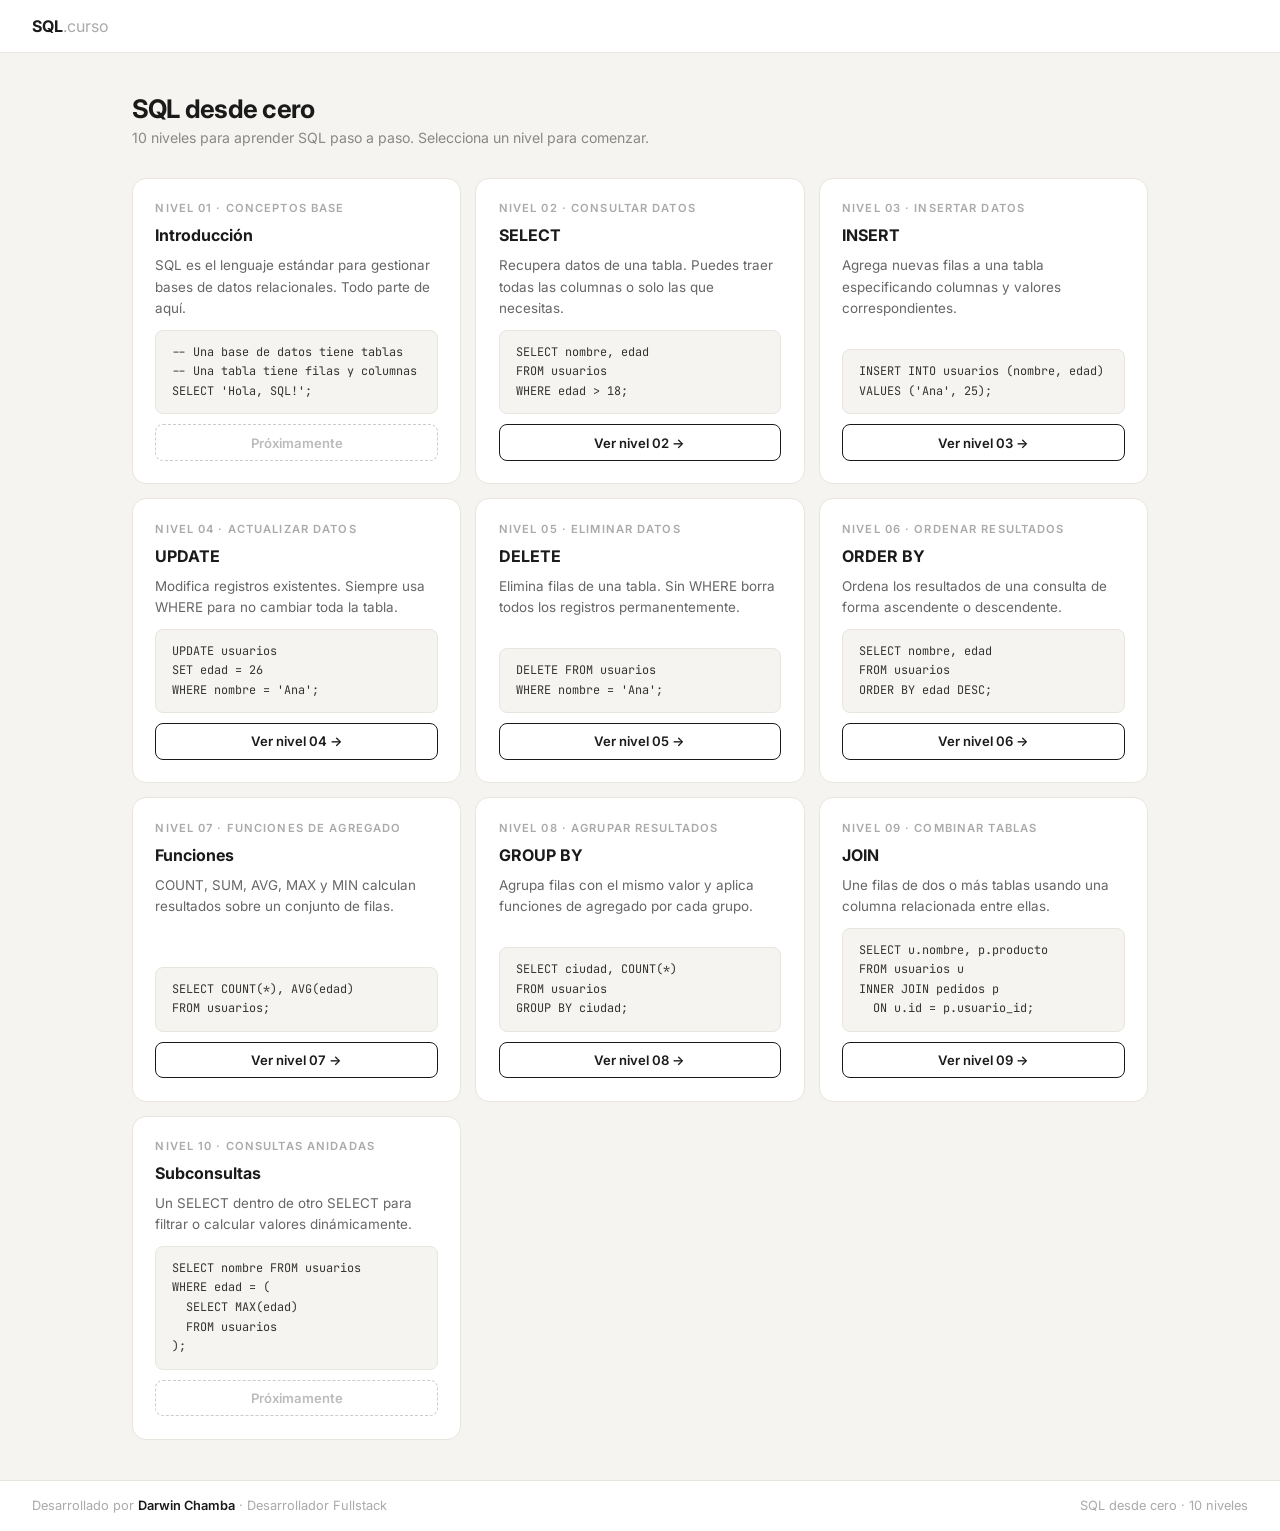
<file: index.html>
<!DOCTYPE html>
<html lang="es">
<head>
<meta charset="UTF-8">
<meta name="viewport" content="width=device-width, initial-scale=1.0">
<title>SQL desde cero</title>
<link href="https://fonts.googleapis.com/css2?family=Inter:wght@400;500;600;700&family=JetBrains+Mono:wght@400;500&display=swap" rel="stylesheet">
<link rel="stylesheet" href="./style/style_index.css">
</head>
<body>

<nav>
  <div class="logo">SQL<span>.curso</span></div>
</nav>

<main>
  <div class="home-header">
    <h1>SQL desde cero</h1>
    <p>10 niveles para aprender SQL paso a paso. Selecciona un nivel para comenzar.</p>
  </div>
  <div class="cards-grid" id="cardsGrid"></div>
</main>

<footer>
  <div>Desarrollado por <strong>Darwin Chamba</strong> · Desarrollador Fullstack</div>
  <div>SQL desde cero · 10 niveles</div>
</footer>

<script>
const levels = [
  {
    num: "01", title: "Introducción", command: "Conceptos base",
    desc: "SQL es el lenguaje estándar para gestionar bases de datos relacionales. Todo parte de aquí.",
    code: `-- Una base de datos tiene tablas\n-- Una tabla tiene filas y columnas\nSELECT 'Hola, SQL!';`,
    page: null
  },
  {
    num: "02", title: "SELECT", command: "Consultar datos",
    desc: "Recupera datos de una tabla. Puedes traer todas las columnas o solo las que necesitas.",
    code: `SELECT nombre, edad\nFROM usuarios\nWHERE edad > 18;`,
    page: "./topic/select.html"
  },
  {
    num: "03", title: "INSERT", command: "Insertar datos",
    desc: "Agrega nuevas filas a una tabla especificando columnas y valores correspondientes.",
    code: `INSERT INTO usuarios (nombre, edad)\nVALUES ('Ana', 25);`,
    page: "./topic/insert.html"
  },
  {
    num: "04", title: "UPDATE", command: "Actualizar datos",
    desc: "Modifica registros existentes. Siempre usa WHERE para no cambiar toda la tabla.",
    code: `UPDATE usuarios\nSET edad = 26\nWHERE nombre = 'Ana';`,
    page: "./topic/update.html"
  },
  {
    num: "05", title: "DELETE", command: "Eliminar datos",
    desc: "Elimina filas de una tabla. Sin WHERE borra todos los registros permanentemente.",
    code: `DELETE FROM usuarios\nWHERE nombre = 'Ana';`,
    page: "./topic/delete.html"
  },
  {
    num: "06", title: "ORDER BY", command: "Ordenar resultados",
    desc: "Ordena los resultados de una consulta de forma ascendente o descendente.",
    code: `SELECT nombre, edad\nFROM usuarios\nORDER BY edad DESC;`,
    page: "./topic/orderby.html"
  },
  {
    num: "07", title: "Funciones", command: "Funciones de agregado",
    desc: "COUNT, SUM, AVG, MAX y MIN calculan resultados sobre un conjunto de filas.",
    code: `SELECT COUNT(*), AVG(edad)\nFROM usuarios;`,
    page: "./topic/funciones.html"
  },
  {
    num: "08", title: "GROUP BY", command: "Agrupar resultados",
    desc: "Agrupa filas con el mismo valor y aplica funciones de agregado por cada grupo.",
    code: `SELECT ciudad, COUNT(*)\nFROM usuarios\nGROUP BY ciudad;`,
    page: "./topic/groupby.html"
  },
  {
    num: "09", title: "JOIN", command: "Combinar tablas",
    desc: "Une filas de dos o más tablas usando una columna relacionada entre ellas.",
    code: `SELECT u.nombre, p.producto\nFROM usuarios u\nINNER JOIN pedidos p\n  ON u.id = p.usuario_id;`,
    page: "./topic/join.html"
  },
  {
    num: "10", title: "Subconsultas", command: "Consultas anidadas",
    desc: "Un SELECT dentro de otro SELECT para filtrar o calcular valores dinámicamente.",
    code: `SELECT nombre FROM usuarios\nWHERE edad = (\n  SELECT MAX(edad)\n  FROM usuarios\n);`,
    page: null
  }
];

const grid = document.getElementById('cardsGrid');

levels.forEach((lvl) => {
  const card = document.createElement('div');
  card.className = 'card';

  const btnHTML = lvl.page
    ? `<a class="card-btn" href="${lvl.page}">Ver nivel ${lvl.num} →</a>`
    : `<div class="card-btn-disabled">Próximamente</div>`;

  card.innerHTML = `
    <div class="card-level">Nivel ${lvl.num} · ${lvl.command}</div>
    <div class="card-title">${lvl.title}</div>
    <div class="card-desc">${lvl.desc}</div>
    <div class="card-code">${lvl.code}</div>
    ${btnHTML}
  `;
  grid.appendChild(card);
});
</script>
</body>
</html>
</file>
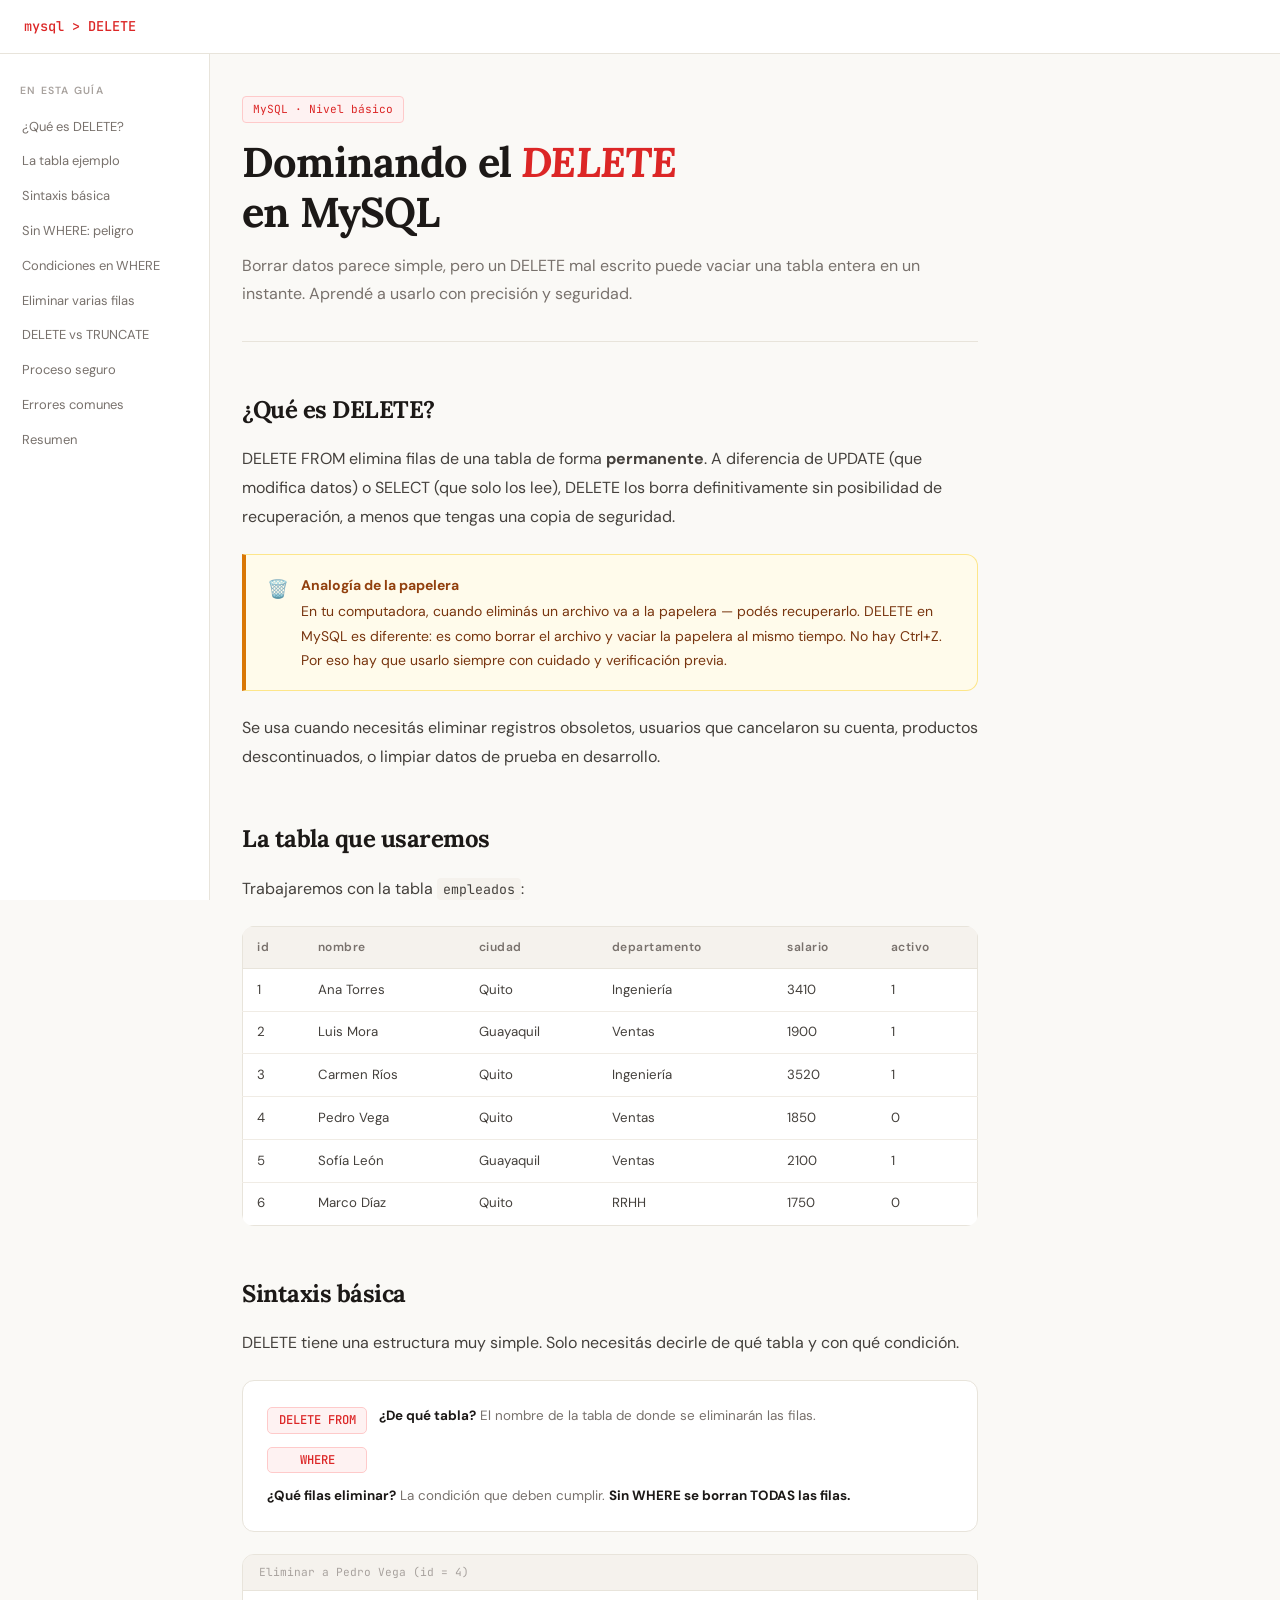
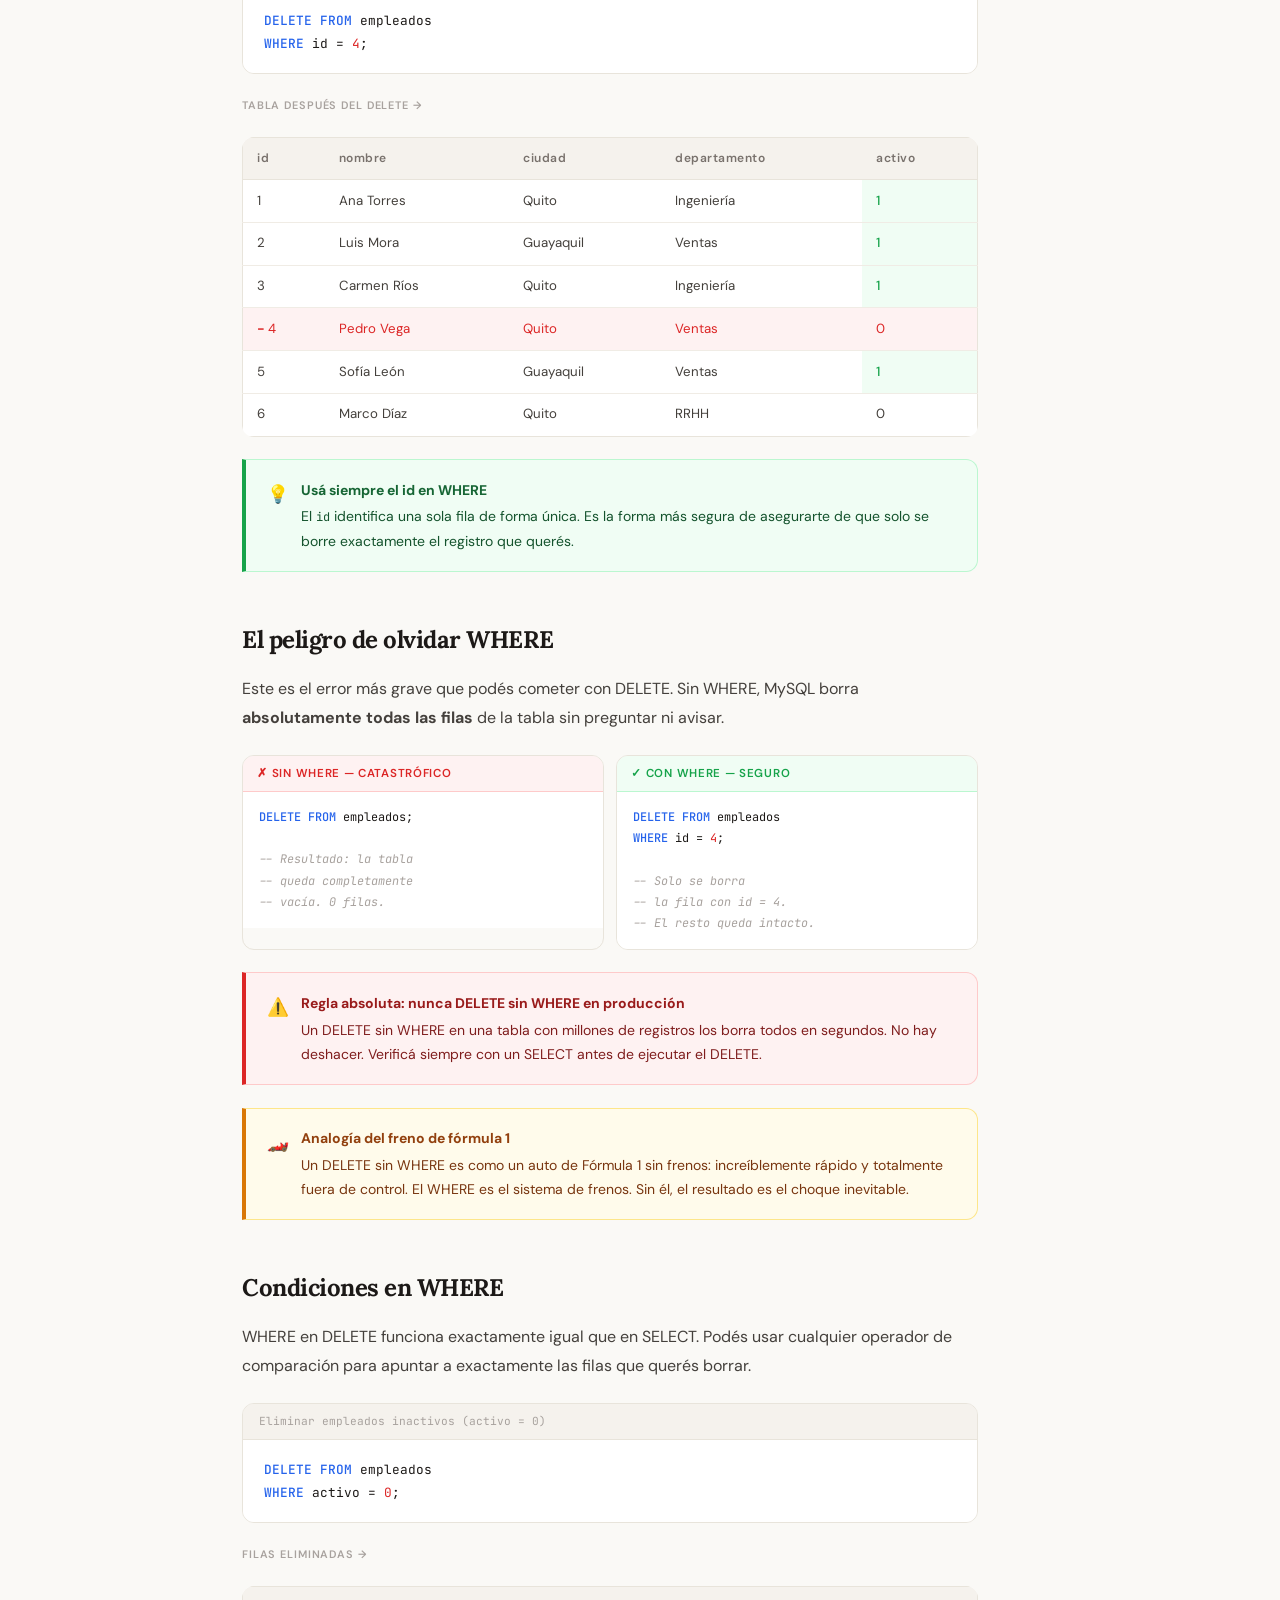
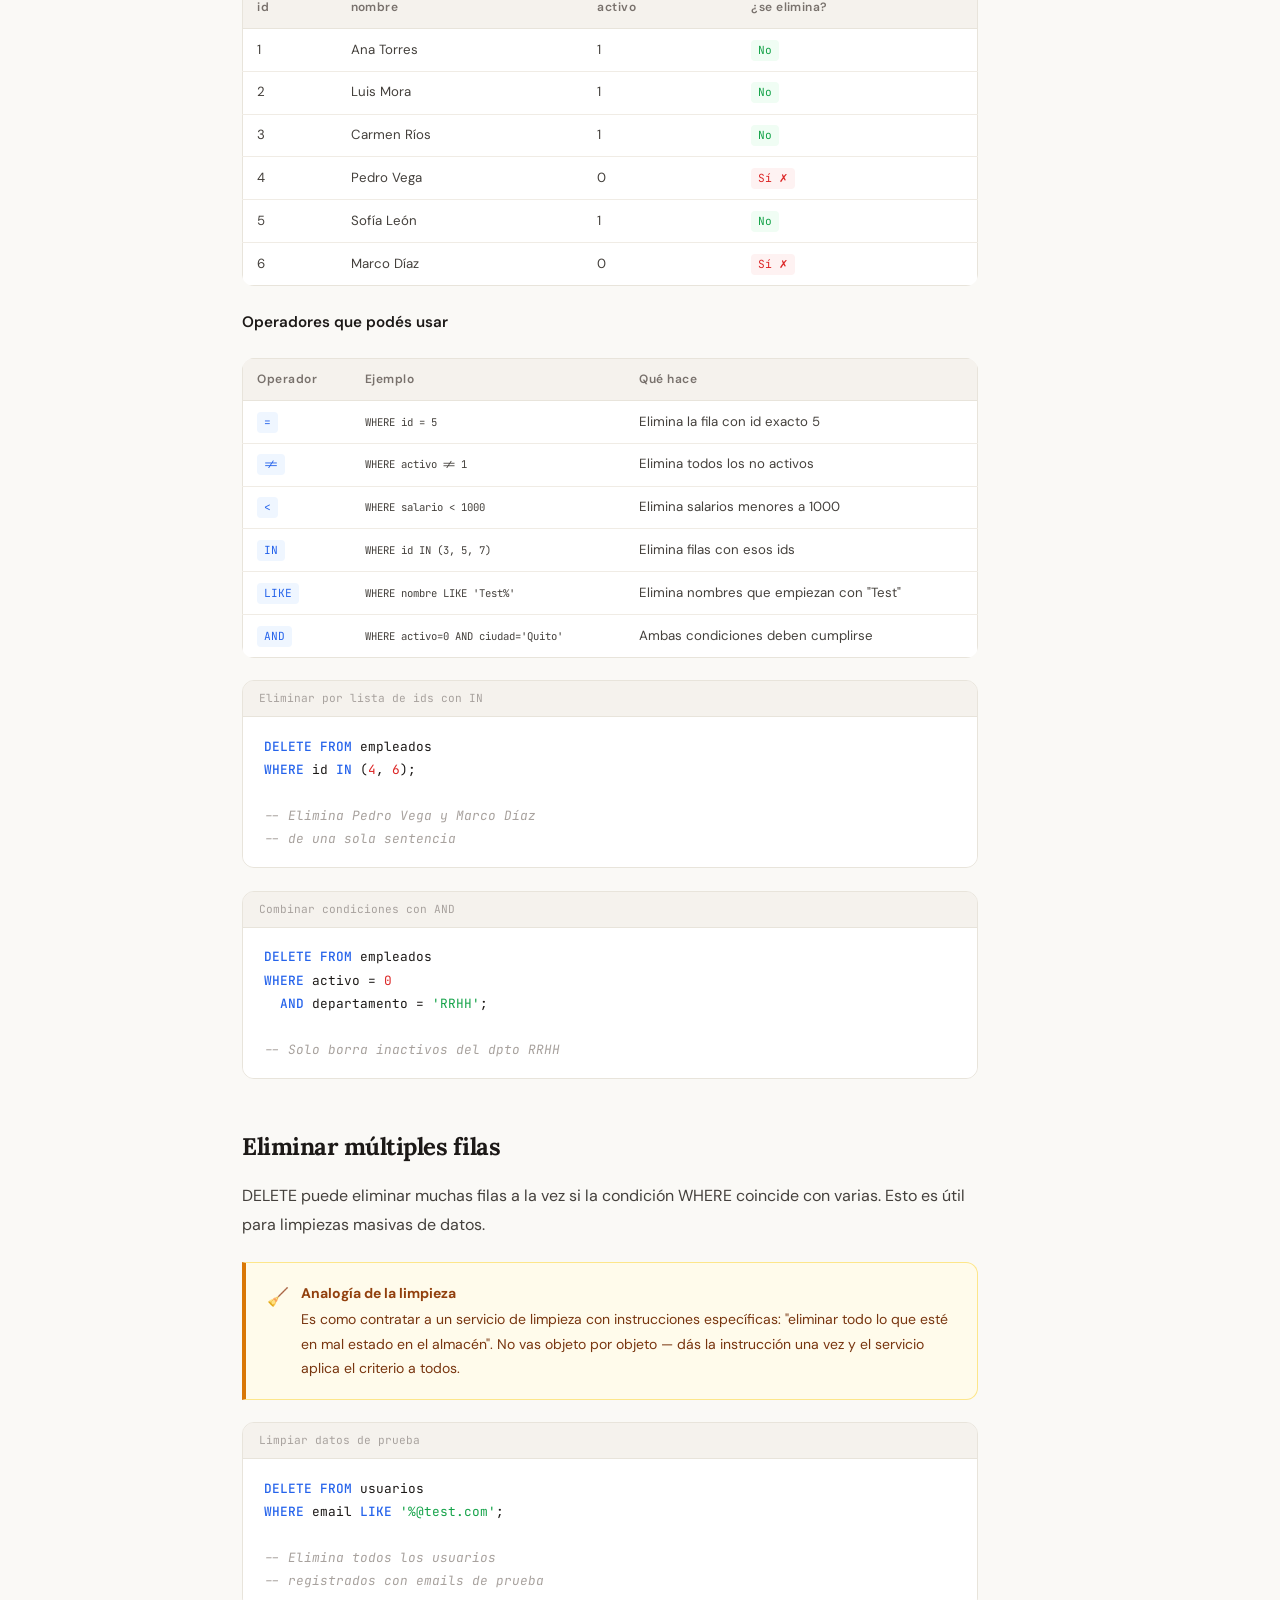
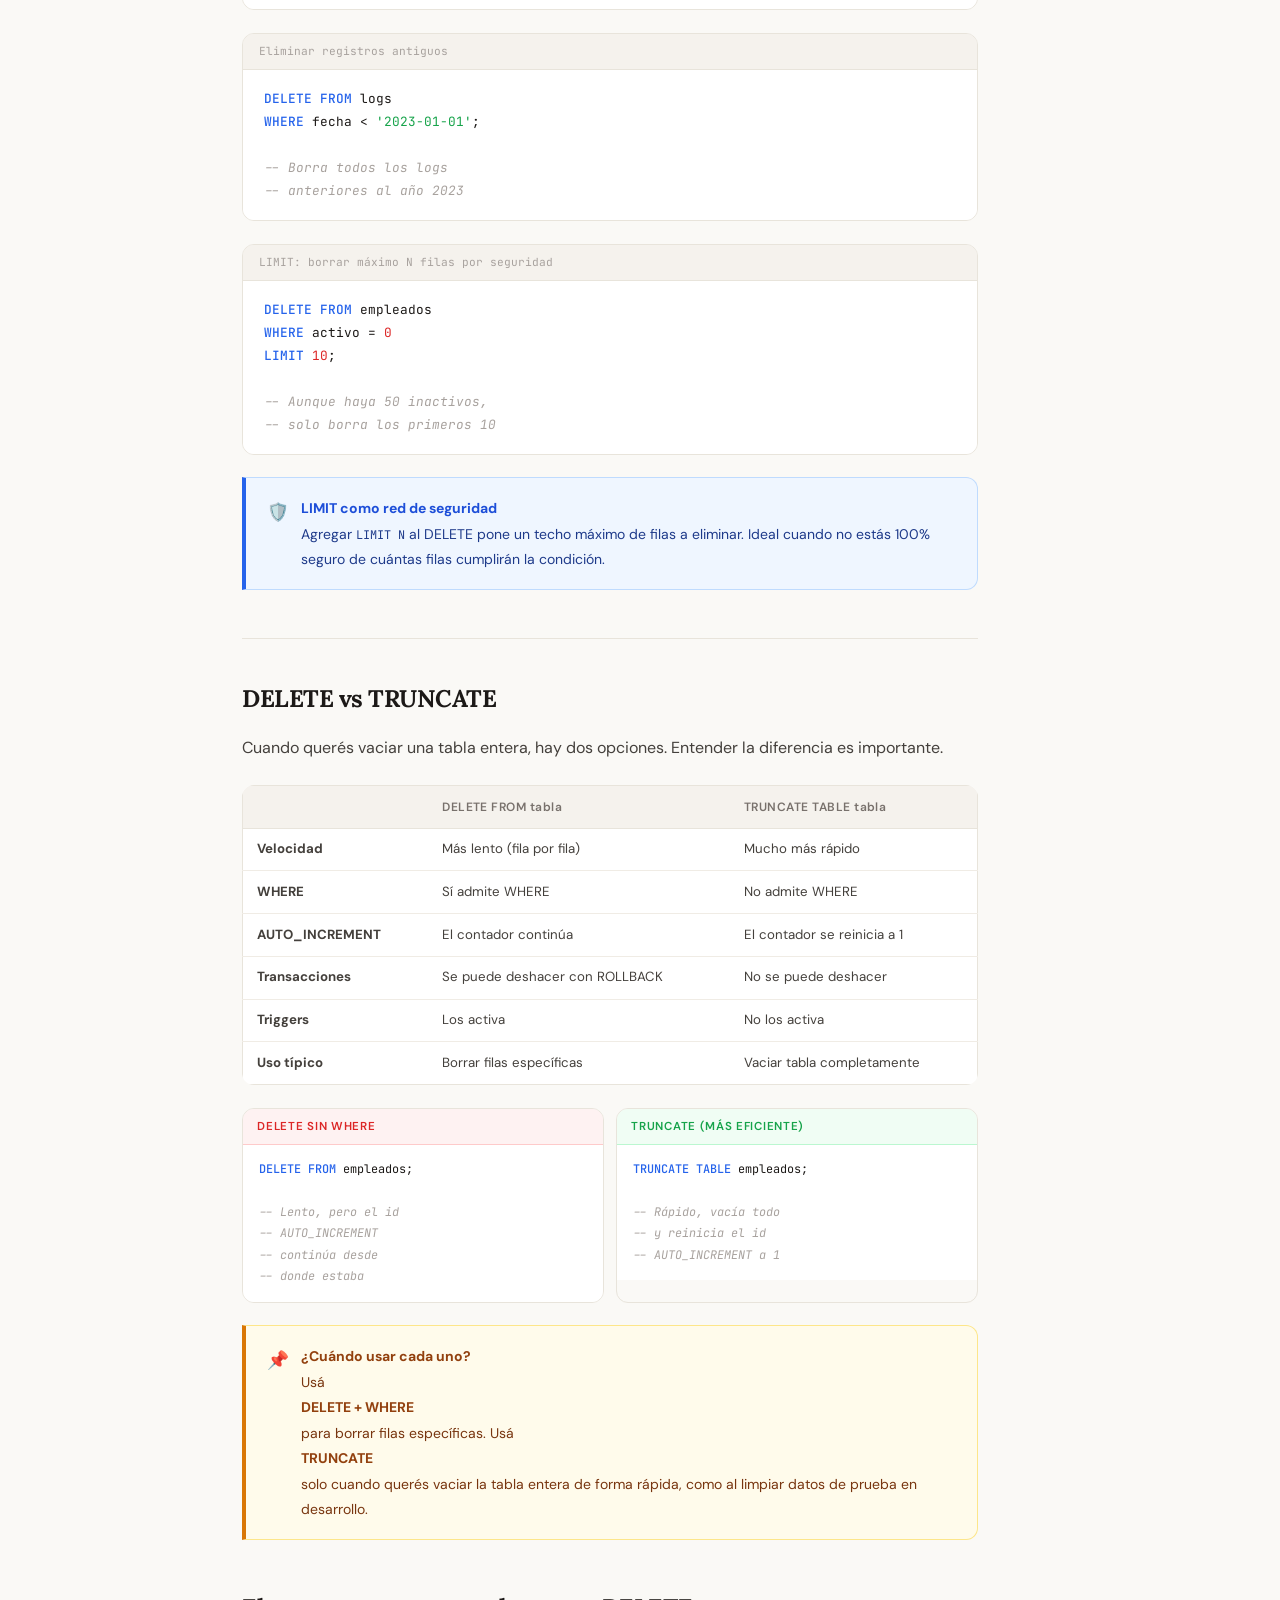
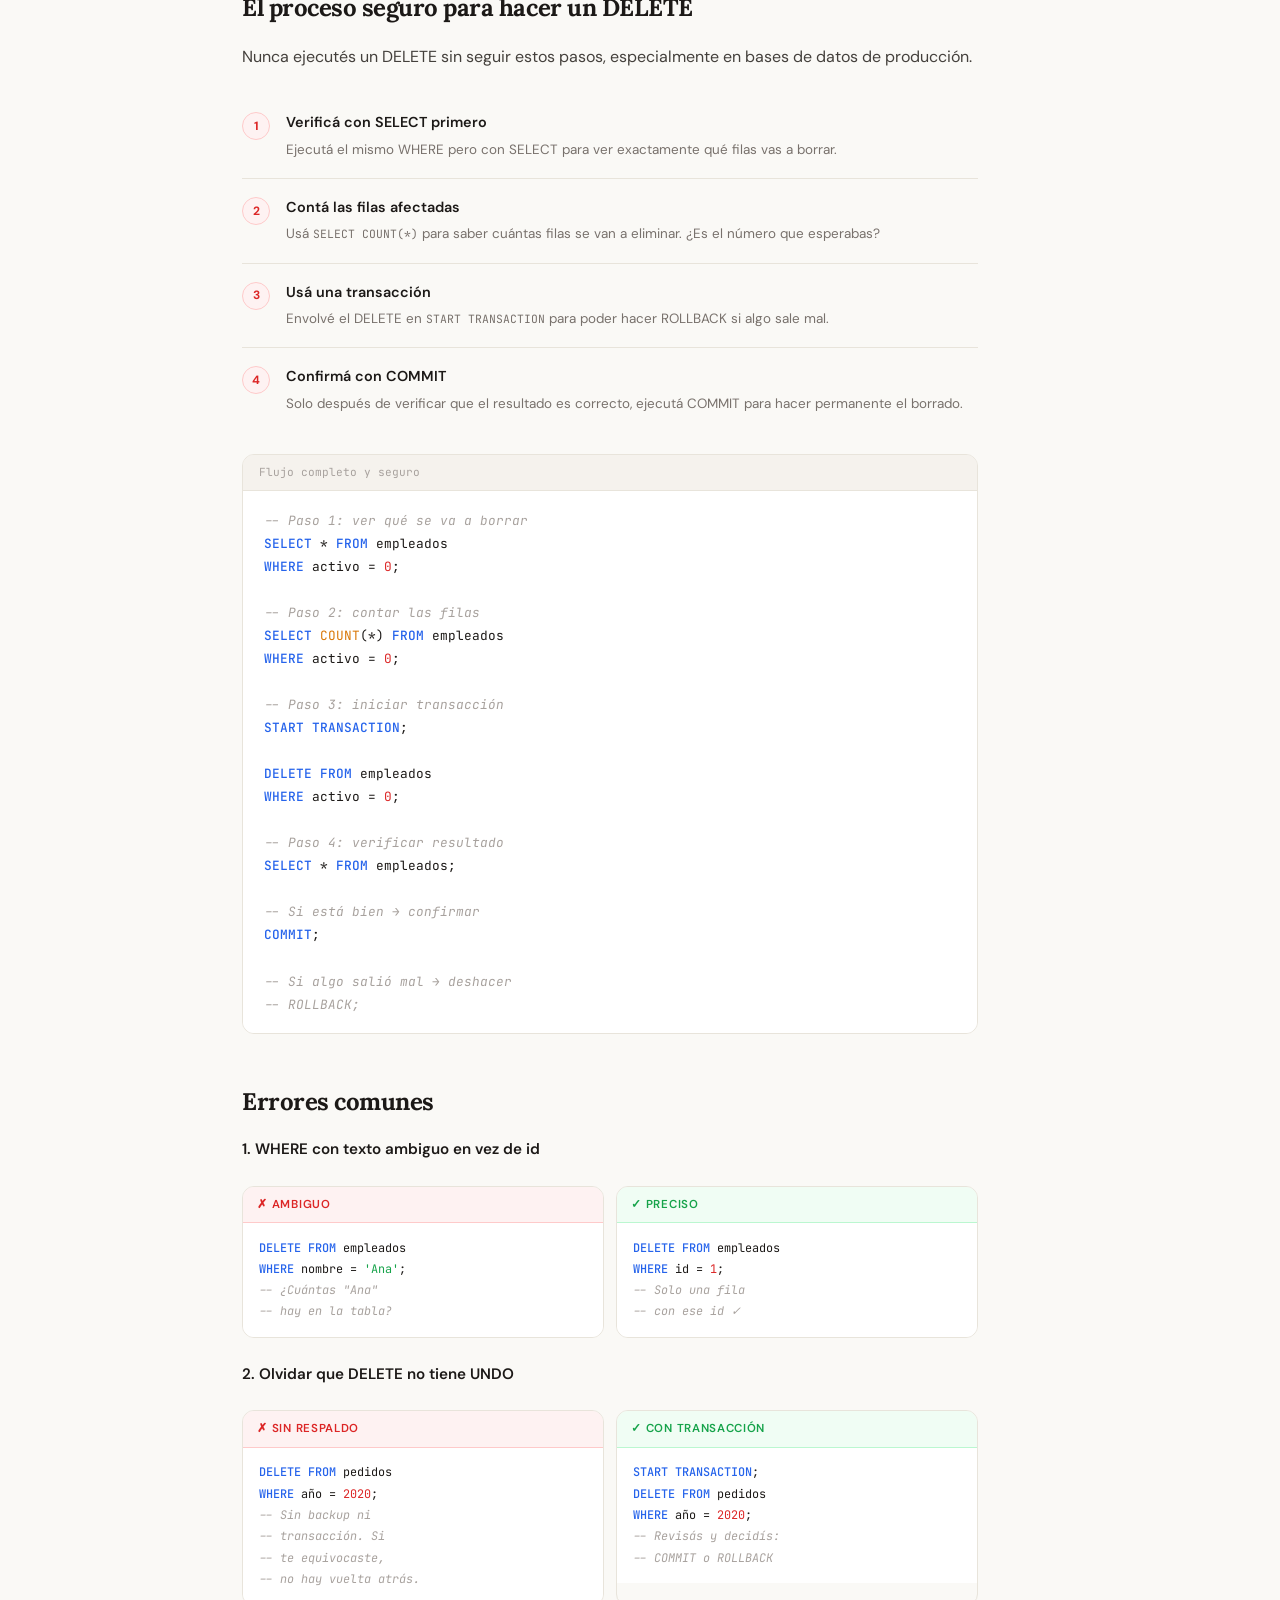
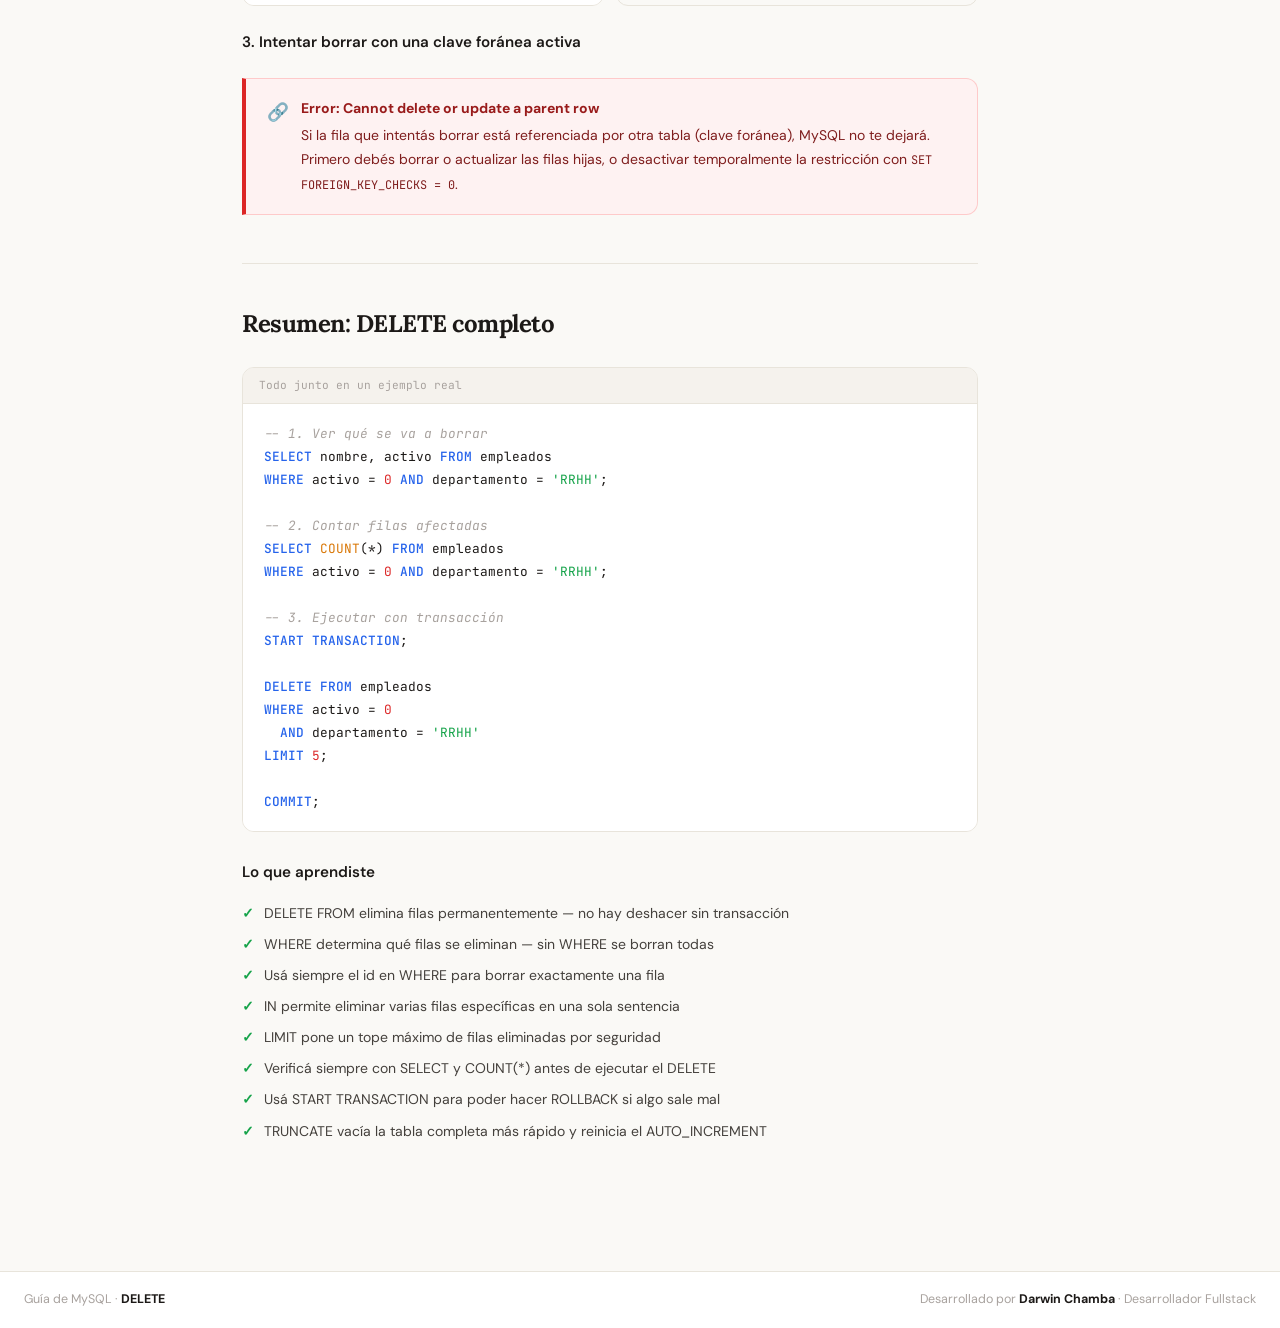
<file: topic/delete.html>
<!DOCTYPE html>
<html lang="es">
<head>
<meta charset="UTF-8">
<meta name="viewport" content="width=device-width, initial-scale=1.0">
<title>DELETE en MySQL — Guía completa</title>
<link href="https://fonts.googleapis.com/css2?family=Lora:ital,wght@0,400;0,600;0,700;1,400&family=DM+Sans:wght@400;500;600&family=JetBrains+Mono:wght@400;500&display=swap" rel="stylesheet">
<link rel="stylesheet" href="../style/style_delete.css">
</head>
<body>

<nav>
  <div class="nav-logo">mysql &gt; DELETE</div>
  
</nav>

<div class="page">

  <!-- SIDEBAR -->
  <aside>
    <div class="aside-title">En esta guía</div>
    <ul class="aside-links">
      <li><a href="#intro">¿Qué es DELETE?</a></li>
      <li><a href="#tabla">La tabla ejemplo</a></li>
      <li><a href="#sintaxis">Sintaxis básica</a></li>
      <li><a href="#sin-where">Sin WHERE: peligro</a></li>
      <li><a href="#condiciones">Condiciones en WHERE</a></li>
      <li><a href="#multiples">Eliminar varias filas</a></li>
      <li><a href="#truncate">DELETE vs TRUNCATE</a></li>
      <li><a href="#seguro">Proceso seguro</a></li>
      <li><a href="#errores">Errores comunes</a></li>
      <li><a href="#resumen">Resumen</a></li>
    </ul>
  </aside>

  <!-- CONTENT -->
  <article>

    <!-- HERO -->
    <div class="hero">
      <div class="hero-tag">MySQL · Nivel básico</div>
      <h1>Dominando el <em>DELETE</em><br>en MySQL</h1>
      <p class="hero-lead">Borrar datos parece simple, pero un DELETE mal escrito puede vaciar una tabla entera en un instante. Aprendé a usarlo con precisión y seguridad.</p>
    </div>

    <!-- ¿QUÉ ES? -->
    <span class="section-anchor" id="intro"></span>
    <div class="section">
      <h2>¿Qué es DELETE?</h2>
      <p>DELETE FROM elimina filas de una tabla de forma <strong>permanente</strong>. A diferencia de UPDATE (que modifica datos) o SELECT (que solo los lee), DELETE los borra definitivamente sin posibilidad de recuperación, a menos que tengas una copia de seguridad.</p>

      <div class="box box-amber">
        <div class="box-icon">🗑️</div>
        <div class="box-body">
          <strong>Analogía de la papelera</strong>
          En tu computadora, cuando eliminás un archivo va a la papelera — podés recuperarlo. DELETE en MySQL es diferente: es como borrar el archivo y vaciar la papelera al mismo tiempo. No hay Ctrl+Z. Por eso hay que usarlo siempre con cuidado y verificación previa.
        </div>
      </div>

      <p>Se usa cuando necesitás eliminar registros obsoletos, usuarios que cancelaron su cuenta, productos descontinuados, o limpiar datos de prueba en desarrollo.</p>
    </div>

    <!-- TABLA -->
    <span class="section-anchor" id="tabla"></span>
    <div class="section">
      <h2>La tabla que usaremos</h2>
      <p>Trabajaremos con la tabla <code style="font-family:var(--mono);font-size:0.83em;background:#f5f2ed;padding:2px 6px;border-radius:4px">empleados</code>:</p>

      <div class="table-wrap">
        <table>
          <thead><tr><th>id</th><th>nombre</th><th>ciudad</th><th>departamento</th><th>salario</th><th>activo</th></tr></thead>
          <tbody>
            <tr><td>1</td><td>Ana Torres</td><td>Quito</td><td>Ingeniería</td><td>3410</td><td>1</td></tr>
            <tr><td>2</td><td>Luis Mora</td><td>Guayaquil</td><td>Ventas</td><td>1900</td><td>1</td></tr>
            <tr><td>3</td><td>Carmen Ríos</td><td>Quito</td><td>Ingeniería</td><td>3520</td><td>1</td></tr>
            <tr><td>4</td><td>Pedro Vega</td><td>Quito</td><td>Ventas</td><td>1850</td><td>0</td></tr>
            <tr><td>5</td><td>Sofía León</td><td>Guayaquil</td><td>Ventas</td><td>2100</td><td>1</td></tr>
            <tr><td>6</td><td>Marco Díaz</td><td>Quito</td><td>RRHH</td><td>1750</td><td>0</td></tr>
          </tbody>
        </table>
      </div>
    </div>

    <!-- SINTAXIS -->
    <span class="section-anchor" id="sintaxis"></span>
    <div class="section">
      <h2>Sintaxis básica</h2>
      <p>DELETE tiene una estructura muy simple. Solo necesitás decirle de qué tabla y con qué condición.</p>

      <div class="anatomy">
        <div class="anatomy-row">
          <div class="anatomy-kw">DELETE FROM</div>
          <div class="anatomy-desc"><strong>¿De qué tabla?</strong> El nombre de la tabla de donde se eliminarán las filas.</div>
        </div>
        <div class="anatomy-row">
          <div class="anatomy-kw">WHERE</div>
          <div class="anatomy-desc"><strong>¿Qué filas eliminar?</strong> La condición que deben cumplir. <strong>Sin WHERE se borran TODAS las filas.</strong></div>
        </div>
      </div>

      <div class="code-block">
        <div class="code-header"><span class="code-label">Eliminar a Pedro Vega (id = 4)</span></div>
        <div class="code-body"><span class="kw">DELETE FROM</span> empleados
<span class="kw">WHERE</span> id = <span class="num">4</span>;</div>
      </div>

      <div class="result-label">Tabla después del DELETE →</div>
      <div class="table-wrap">
        <table>
          <thead><tr><th>id</th><th>nombre</th><th>ciudad</th><th>departamento</th><th>activo</th></tr></thead>
          <tbody>
            <tr><td>1</td><td>Ana Torres</td><td>Quito</td><td>Ingeniería</td><td class="keep">1</td></tr>
            <tr><td>2</td><td>Luis Mora</td><td>Guayaquil</td><td>Ventas</td><td class="keep">1</td></tr>
            <tr><td>3</td><td>Carmen Ríos</td><td>Quito</td><td>Ingeniería</td><td class="keep">1</td></tr>
            <tr class="diff-row-del"><td>4</td><td>Pedro Vega</td><td>Quito</td><td>Ventas</td><td>0</td></tr>
            <tr><td>5</td><td>Sofía León</td><td>Guayaquil</td><td>Ventas</td><td class="keep">1</td></tr>
            <tr><td>6</td><td>Marco Díaz</td><td>Quito</td><td>RRHH</td><td>0</td></tr>
          </tbody>
        </table>
      </div>

      <div class="box box-green">
        <div class="box-icon">💡</div>
        <div class="box-body">
          <strong>Usá siempre el id en WHERE</strong>
          El <code style="font-family:var(--mono);font-size:0.85em">id</code> identifica una sola fila de forma única. Es la forma más segura de asegurarte de que solo se borre exactamente el registro que querés.
        </div>
      </div>
    </div>

    <!-- SIN WHERE -->
    <span class="section-anchor" id="sin-where"></span>
    <div class="section">
      <h2>El peligro de olvidar WHERE</h2>
      <p>Este es el error más grave que podés cometer con DELETE. Sin WHERE, MySQL borra <strong>absolutamente todas las filas</strong> de la tabla sin preguntar ni avisar.</p>

      <div class="compare">
        <div class="compare-box">
          <div class="compare-header bad">✗ Sin WHERE — catastrófico</div>
          <div class="code-body"><span class="kw">DELETE FROM</span> empleados;

<span class="cm">-- Resultado: la tabla
-- queda completamente
-- vacía. 0 filas.</span></div>
        </div>
        <div class="compare-box">
          <div class="compare-header good">✓ Con WHERE — seguro</div>
          <div class="code-body"><span class="kw">DELETE FROM</span> empleados
<span class="kw">WHERE</span> id = <span class="num">4</span>;

<span class="cm">-- Solo se borra
-- la fila con id = 4.
-- El resto queda intacto.</span></div>
        </div>
      </div>

      <div class="box box-red">
        <div class="box-icon">⚠️</div>
        <div class="box-body">
          <strong>Regla absoluta: nunca DELETE sin WHERE en producción</strong>
          Un DELETE sin WHERE en una tabla con millones de registros los borra todos en segundos. No hay deshacer. Verificá siempre con un SELECT antes de ejecutar el DELETE.
        </div>
      </div>

      <div class="box box-amber">
        <div class="box-icon">🏎️</div>
        <div class="box-body">
          <strong>Analogía del freno de fórmula 1</strong>
          Un DELETE sin WHERE es como un auto de Fórmula 1 sin frenos: increíblemente rápido y totalmente fuera de control. El WHERE es el sistema de frenos. Sin él, el resultado es el choque inevitable.
        </div>
      </div>
    </div>

    <!-- CONDICIONES -->
    <span class="section-anchor" id="condiciones"></span>
    <div class="section">
      <h2>Condiciones en WHERE</h2>
      <p>WHERE en DELETE funciona exactamente igual que en SELECT. Podés usar cualquier operador de comparación para apuntar a exactamente las filas que querés borrar.</p>

      <div class="code-block">
        <div class="code-header"><span class="code-label">Eliminar empleados inactivos (activo = 0)</span></div>
        <div class="code-body"><span class="kw">DELETE FROM</span> empleados
<span class="kw">WHERE</span> activo = <span class="num">0</span>;</div>
      </div>

      <div class="result-label">Filas eliminadas →</div>
      <div class="table-wrap">
        <table>
          <thead><tr><th>id</th><th>nombre</th><th>activo</th><th>¿se elimina?</th></tr></thead>
          <tbody>
            <tr><td>1</td><td>Ana Torres</td><td>1</td><td><span class="tag-green">No</span></td></tr>
            <tr><td>2</td><td>Luis Mora</td><td>1</td><td><span class="tag-green">No</span></td></tr>
            <tr><td>3</td><td>Carmen Ríos</td><td>1</td><td><span class="tag-green">No</span></td></tr>
            <tr><td>4</td><td>Pedro Vega</td><td>0</td><td><span class="tag-red">Sí ✗</span></td></tr>
            <tr><td>5</td><td>Sofía León</td><td>1</td><td><span class="tag-green">No</span></td></tr>
            <tr><td>6</td><td>Marco Díaz</td><td>0</td><td><span class="tag-red">Sí ✗</span></td></tr>
          </tbody>
        </table>
      </div>

      <h3 style="margin-top:1.5rem">Operadores que podés usar</h3>
      <div class="table-wrap">
        <table>
          <thead><tr><th>Operador</th><th>Ejemplo</th><th>Qué hace</th></tr></thead>
          <tbody>
            <tr><td><span class="tag">=</span></td><td><code style="font-family:var(--mono);font-size:0.8em">WHERE id = 5</code></td><td>Elimina la fila con id exacto 5</td></tr>
            <tr><td><span class="tag">!=</span></td><td><code style="font-family:var(--mono);font-size:0.8em">WHERE activo != 1</code></td><td>Elimina todos los no activos</td></tr>
            <tr><td><span class="tag">&lt;</span></td><td><code style="font-family:var(--mono);font-size:0.8em">WHERE salario &lt; 1000</code></td><td>Elimina salarios menores a 1000</td></tr>
            <tr><td><span class="tag">IN</span></td><td><code style="font-family:var(--mono);font-size:0.8em">WHERE id IN (3, 5, 7)</code></td><td>Elimina filas con esos ids</td></tr>
            <tr><td><span class="tag">LIKE</span></td><td><code style="font-family:var(--mono);font-size:0.8em">WHERE nombre LIKE 'Test%'</code></td><td>Elimina nombres que empiezan con "Test"</td></tr>
            <tr><td><span class="tag">AND</span></td><td><code style="font-family:var(--mono);font-size:0.8em">WHERE activo=0 AND ciudad='Quito'</code></td><td>Ambas condiciones deben cumplirse</td></tr>
          </tbody>
        </table>
      </div>

      <div class="code-block">
        <div class="code-header"><span class="code-label">Eliminar por lista de ids con IN</span></div>
        <div class="code-body"><span class="kw">DELETE FROM</span> empleados
<span class="kw">WHERE</span> id <span class="kw">IN</span> (<span class="num">4</span>, <span class="num">6</span>);

<span class="cm">-- Elimina Pedro Vega y Marco Díaz
-- de una sola sentencia</span></div>
      </div>

      <div class="code-block">
        <div class="code-header"><span class="code-label">Combinar condiciones con AND</span></div>
        <div class="code-body"><span class="kw">DELETE FROM</span> empleados
<span class="kw">WHERE</span> activo = <span class="num">0</span>
  <span class="kw">AND</span> departamento = <span class="str">'RRHH'</span>;

<span class="cm">-- Solo borra inactivos del dpto RRHH</span></div>
      </div>
    </div>

    <!-- MÚLTIPLES -->
    <span class="section-anchor" id="multiples"></span>
    <div class="section">
      <h2>Eliminar múltiples filas</h2>
      <p>DELETE puede eliminar muchas filas a la vez si la condición WHERE coincide con varias. Esto es útil para limpiezas masivas de datos.</p>

      <div class="box box-amber">
        <div class="box-icon">🧹</div>
        <div class="box-body">
          <strong>Analogía de la limpieza</strong>
          Es como contratar a un servicio de limpieza con instrucciones específicas: "eliminar todo lo que esté en mal estado en el almacén". No vas objeto por objeto — dás la instrucción una vez y el servicio aplica el criterio a todos.
        </div>
      </div>

      <div class="code-block">
        <div class="code-header"><span class="code-label">Limpiar datos de prueba</span></div>
        <div class="code-body"><span class="kw">DELETE FROM</span> usuarios
<span class="kw">WHERE</span> email <span class="kw">LIKE</span> <span class="str">'%@test.com'</span>;

<span class="cm">-- Elimina todos los usuarios
-- registrados con emails de prueba</span></div>
      </div>

      <div class="code-block">
        <div class="code-header"><span class="code-label">Eliminar registros antiguos</span></div>
        <div class="code-body"><span class="kw">DELETE FROM</span> logs
<span class="kw">WHERE</span> fecha < <span class="str">'2023-01-01'</span>;

<span class="cm">-- Borra todos los logs
-- anteriores al año 2023</span></div>
      </div>

      <div class="code-block">
        <div class="code-header"><span class="code-label">LIMIT: borrar máximo N filas por seguridad</span></div>
        <div class="code-body"><span class="kw">DELETE FROM</span> empleados
<span class="kw">WHERE</span> activo = <span class="num">0</span>
<span class="kw">LIMIT</span> <span class="num">10</span>;

<span class="cm">-- Aunque haya 50 inactivos,
-- solo borra los primeros 10</span></div>
      </div>

      <div class="box box-blue">
        <div class="box-icon">🛡️</div>
        <div class="box-body">
          <strong>LIMIT como red de seguridad</strong>
          Agregar <code style="font-family:var(--mono);font-size:0.85em">LIMIT N</code> al DELETE pone un techo máximo de filas a eliminar. Ideal cuando no estás 100% seguro de cuántas filas cumplirán la condición.
        </div>
      </div>
    </div>

    <hr>

    <!-- TRUNCATE -->
    <span class="section-anchor" id="truncate"></span>
    <div class="section">
      <h2>DELETE vs TRUNCATE</h2>
      <p>Cuando querés vaciar una tabla entera, hay dos opciones. Entender la diferencia es importante.</p>

      <div class="table-wrap">
        <table>
          <thead><tr><th></th><th>DELETE FROM tabla</th><th>TRUNCATE TABLE tabla</th></tr></thead>
          <tbody>
            <tr><td><strong>Velocidad</strong></td><td>Más lento (fila por fila)</td><td>Mucho más rápido</td></tr>
            <tr><td><strong>WHERE</strong></td><td>Sí admite WHERE</td><td>No admite WHERE</td></tr>
            <tr><td><strong>AUTO_INCREMENT</strong></td><td>El contador continúa</td><td>El contador se reinicia a 1</td></tr>
            <tr><td><strong>Transacciones</strong></td><td>Se puede deshacer con ROLLBACK</td><td>No se puede deshacer</td></tr>
            <tr><td><strong>Triggers</strong></td><td>Los activa</td><td>No los activa</td></tr>
            <tr><td><strong>Uso típico</strong></td><td>Borrar filas específicas</td><td>Vaciar tabla completamente</td></tr>
          </tbody>
        </table>
      </div>

      <div class="compare">
        <div class="compare-box">
          <div class="compare-header bad">DELETE sin WHERE</div>
          <div class="code-body"><span class="kw">DELETE FROM</span> empleados;

<span class="cm">-- Lento, pero el id
-- AUTO_INCREMENT
-- continúa desde
-- donde estaba</span></div>
        </div>
        <div class="compare-box">
          <div class="compare-header good">TRUNCATE (más eficiente)</div>
          <div class="code-body"><span class="kw">TRUNCATE TABLE</span> empleados;

<span class="cm">-- Rápido, vacía todo
-- y reinicia el id
-- AUTO_INCREMENT a 1</span></div>
        </div>
      </div>

      <div class="box box-amber">
        <div class="box-icon">📌</div>
        <div class="box-body">
          <strong>¿Cuándo usar cada uno?</strong>
          Usá <strong>DELETE + WHERE</strong> para borrar filas específicas. Usá <strong>TRUNCATE</strong> solo cuando querés vaciar la tabla entera de forma rápida, como al limpiar datos de prueba en desarrollo.
        </div>
      </div>
    </div>

    <!-- PROCESO SEGURO -->
    <span class="section-anchor" id="seguro"></span>
    <div class="section">
      <h2>El proceso seguro para hacer un DELETE</h2>
      <p>Nunca ejecutés un DELETE sin seguir estos pasos, especialmente en bases de datos de producción.</p>

      <div class="steps">
        <div class="step">
          <div class="step-num">1</div>
          <div class="step-body">
            <h4>Verificá con SELECT primero</h4>
            <p>Ejecutá el mismo WHERE pero con SELECT para ver exactamente qué filas vas a borrar.</p>
          </div>
        </div>
        <div class="step">
          <div class="step-num">2</div>
          <div class="step-body">
            <h4>Contá las filas afectadas</h4>
            <p>Usá <code style="font-family:var(--mono);font-size:0.85em">SELECT COUNT(*)</code> para saber cuántas filas se van a eliminar. ¿Es el número que esperabas?</p>
          </div>
        </div>
        <div class="step">
          <div class="step-num">3</div>
          <div class="step-body">
            <h4>Usá una transacción</h4>
            <p>Envolvé el DELETE en <code style="font-family:var(--mono);font-size:0.85em">START TRANSACTION</code> para poder hacer ROLLBACK si algo sale mal.</p>
          </div>
        </div>
        <div class="step">
          <div class="step-num">4</div>
          <div class="step-body">
            <h4>Confirmá con COMMIT</h4>
            <p>Solo después de verificar que el resultado es correcto, ejecutá COMMIT para hacer permanente el borrado.</p>
          </div>
        </div>
      </div>

      <div class="code-block">
        <div class="code-header"><span class="code-label">Flujo completo y seguro</span></div>
        <div class="code-body"><span class="cm">-- Paso 1: ver qué se va a borrar</span>
<span class="kw">SELECT</span> * <span class="kw">FROM</span> empleados
<span class="kw">WHERE</span> activo = <span class="num">0</span>;

<span class="cm">-- Paso 2: contar las filas</span>
<span class="kw">SELECT</span> <span class="fn">COUNT</span>(*) <span class="kw">FROM</span> empleados
<span class="kw">WHERE</span> activo = <span class="num">0</span>;

<span class="cm">-- Paso 3: iniciar transacción</span>
<span class="kw">START TRANSACTION</span>;

<span class="kw">DELETE FROM</span> empleados
<span class="kw">WHERE</span> activo = <span class="num">0</span>;

<span class="cm">-- Paso 4: verificar resultado</span>
<span class="kw">SELECT</span> * <span class="kw">FROM</span> empleados;

<span class="cm">-- Si está bien → confirmar</span>
<span class="kw">COMMIT</span>;

<span class="cm">-- Si algo salió mal → deshacer</span>
<span class="cm">-- ROLLBACK;</span></div>
      </div>
    </div>

    <!-- ERRORES -->
    <span class="section-anchor" id="errores"></span>
    <div class="section">
      <h2>Errores comunes</h2>

      <h3>1. WHERE con texto ambiguo en vez de id</h3>
      <div class="compare">
        <div class="compare-box">
          <div class="compare-header bad">✗ Ambiguo</div>
          <div class="code-body"><span class="kw">DELETE FROM</span> empleados
<span class="kw">WHERE</span> nombre = <span class="str">'Ana'</span>;
<span class="cm">-- ¿Cuántas "Ana"
-- hay en la tabla?</span></div>
        </div>
        <div class="compare-box">
          <div class="compare-header good">✓ Preciso</div>
          <div class="code-body"><span class="kw">DELETE FROM</span> empleados
<span class="kw">WHERE</span> id = <span class="num">1</span>;
<span class="cm">-- Solo una fila
-- con ese id ✓</span></div>
        </div>
      </div>

      <h3 style="margin-top:1.5rem">2. Olvidar que DELETE no tiene UNDO</h3>
      <div class="compare">
        <div class="compare-box">
          <div class="compare-header bad">✗ Sin respaldo</div>
          <div class="code-body"><span class="kw">DELETE FROM</span> pedidos
<span class="kw">WHERE</span> año = <span class="num">2020</span>;
<span class="cm">-- Sin backup ni
-- transacción. Si
-- te equivocaste,
-- no hay vuelta atrás.</span></div>
        </div>
        <div class="compare-box">
          <div class="compare-header good">✓ Con transacción</div>
          <div class="code-body"><span class="kw">START TRANSACTION</span>;
<span class="kw">DELETE FROM</span> pedidos
<span class="kw">WHERE</span> año = <span class="num">2020</span>;
<span class="cm">-- Revisás y decidís:
-- COMMIT o ROLLBACK</span></div>
        </div>
      </div>

      <h3 style="margin-top:1.5rem">3. Intentar borrar con una clave foránea activa</h3>
      <div class="box box-red">
        <div class="box-icon">🔗</div>
        <div class="box-body">
          <strong>Error: Cannot delete or update a parent row</strong>
          Si la fila que intentás borrar está referenciada por otra tabla (clave foránea), MySQL no te dejará. Primero debés borrar o actualizar las filas hijas, o desactivar temporalmente la restricción con <code style="font-family:var(--mono);font-size:0.85em">SET FOREIGN_KEY_CHECKS = 0</code>.
        </div>
      </div>
    </div>

    <hr>

    <!-- RESUMEN -->
    <span class="section-anchor" id="resumen"></span>
    <div class="section">
      <h2>Resumen: DELETE completo</h2>

      <div class="code-block">
        <div class="code-header"><span class="code-label">Todo junto en un ejemplo real</span></div>
        <div class="code-body"><span class="cm">-- 1. Ver qué se va a borrar</span>
<span class="kw">SELECT</span> nombre, activo <span class="kw">FROM</span> empleados
<span class="kw">WHERE</span> activo = <span class="num">0</span> <span class="kw">AND</span> departamento = <span class="str">'RRHH'</span>;

<span class="cm">-- 2. Contar filas afectadas</span>
<span class="kw">SELECT</span> <span class="fn">COUNT</span>(*) <span class="kw">FROM</span> empleados
<span class="kw">WHERE</span> activo = <span class="num">0</span> <span class="kw">AND</span> departamento = <span class="str">'RRHH'</span>;

<span class="cm">-- 3. Ejecutar con transacción</span>
<span class="kw">START TRANSACTION</span>;

<span class="kw">DELETE FROM</span> empleados
<span class="kw">WHERE</span> activo = <span class="num">0</span>
  <span class="kw">AND</span> departamento = <span class="str">'RRHH'</span>
<span class="kw">LIMIT</span> <span class="num">5</span>;

<span class="kw">COMMIT</span>;</div>
      </div>

      <h3 style="margin-top:1.75rem">Lo que aprendiste</h3>
      <ul class="checklist">
        <li>DELETE FROM elimina filas permanentemente — no hay deshacer sin transacción</li>
        <li>WHERE determina qué filas se eliminan — sin WHERE se borran todas</li>
        <li>Usá siempre el id en WHERE para borrar exactamente una fila</li>
        <li>IN permite eliminar varias filas específicas en una sola sentencia</li>
        <li>LIMIT pone un tope máximo de filas eliminadas por seguridad</li>
        <li>Verificá siempre con SELECT y COUNT(*) antes de ejecutar el DELETE</li>
        <li>Usá START TRANSACTION para poder hacer ROLLBACK si algo sale mal</li>
        <li>TRUNCATE vacía la tabla completa más rápido y reinicia el AUTO_INCREMENT</li>
      </ul>
    </div>

  </article>
</div>

<footer>
  <div>Guía de MySQL · <strong>DELETE</strong></div>
  <div>Desarrollado por <strong>Darwin Chamba</strong> · Desarrollador Fullstack</div>
</footer>

<script>
  const links   = document.querySelectorAll('.aside-links a');
  const anchors = document.querySelectorAll('.section-anchor');
  window.addEventListener('scroll', () => {
    let current = '';
    anchors.forEach(a => {
      if (window.scrollY >= a.offsetTop - 70) current = a.id;
    });
    links.forEach(a => a.classList.toggle('active', a.getAttribute('href') === '#' + current));
  }, { passive: true });
</script>
</body>
</html>
</file>
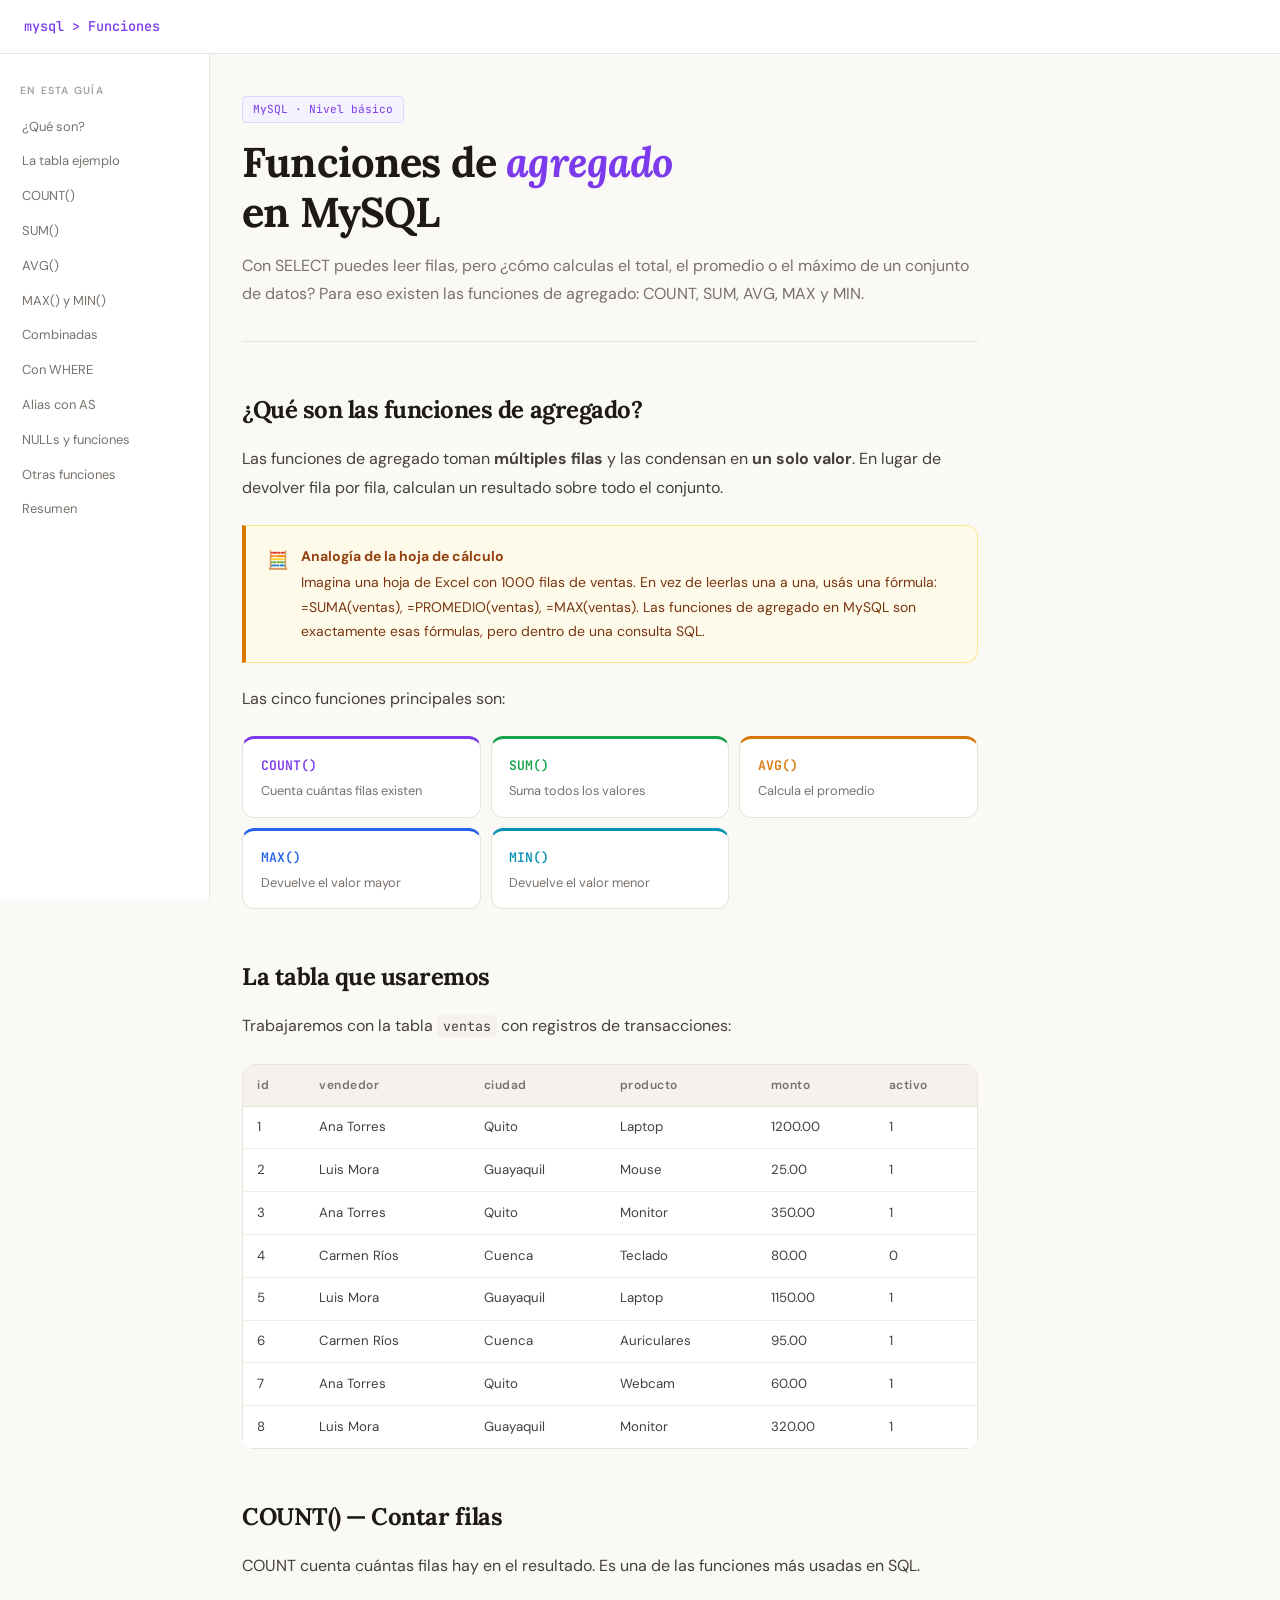
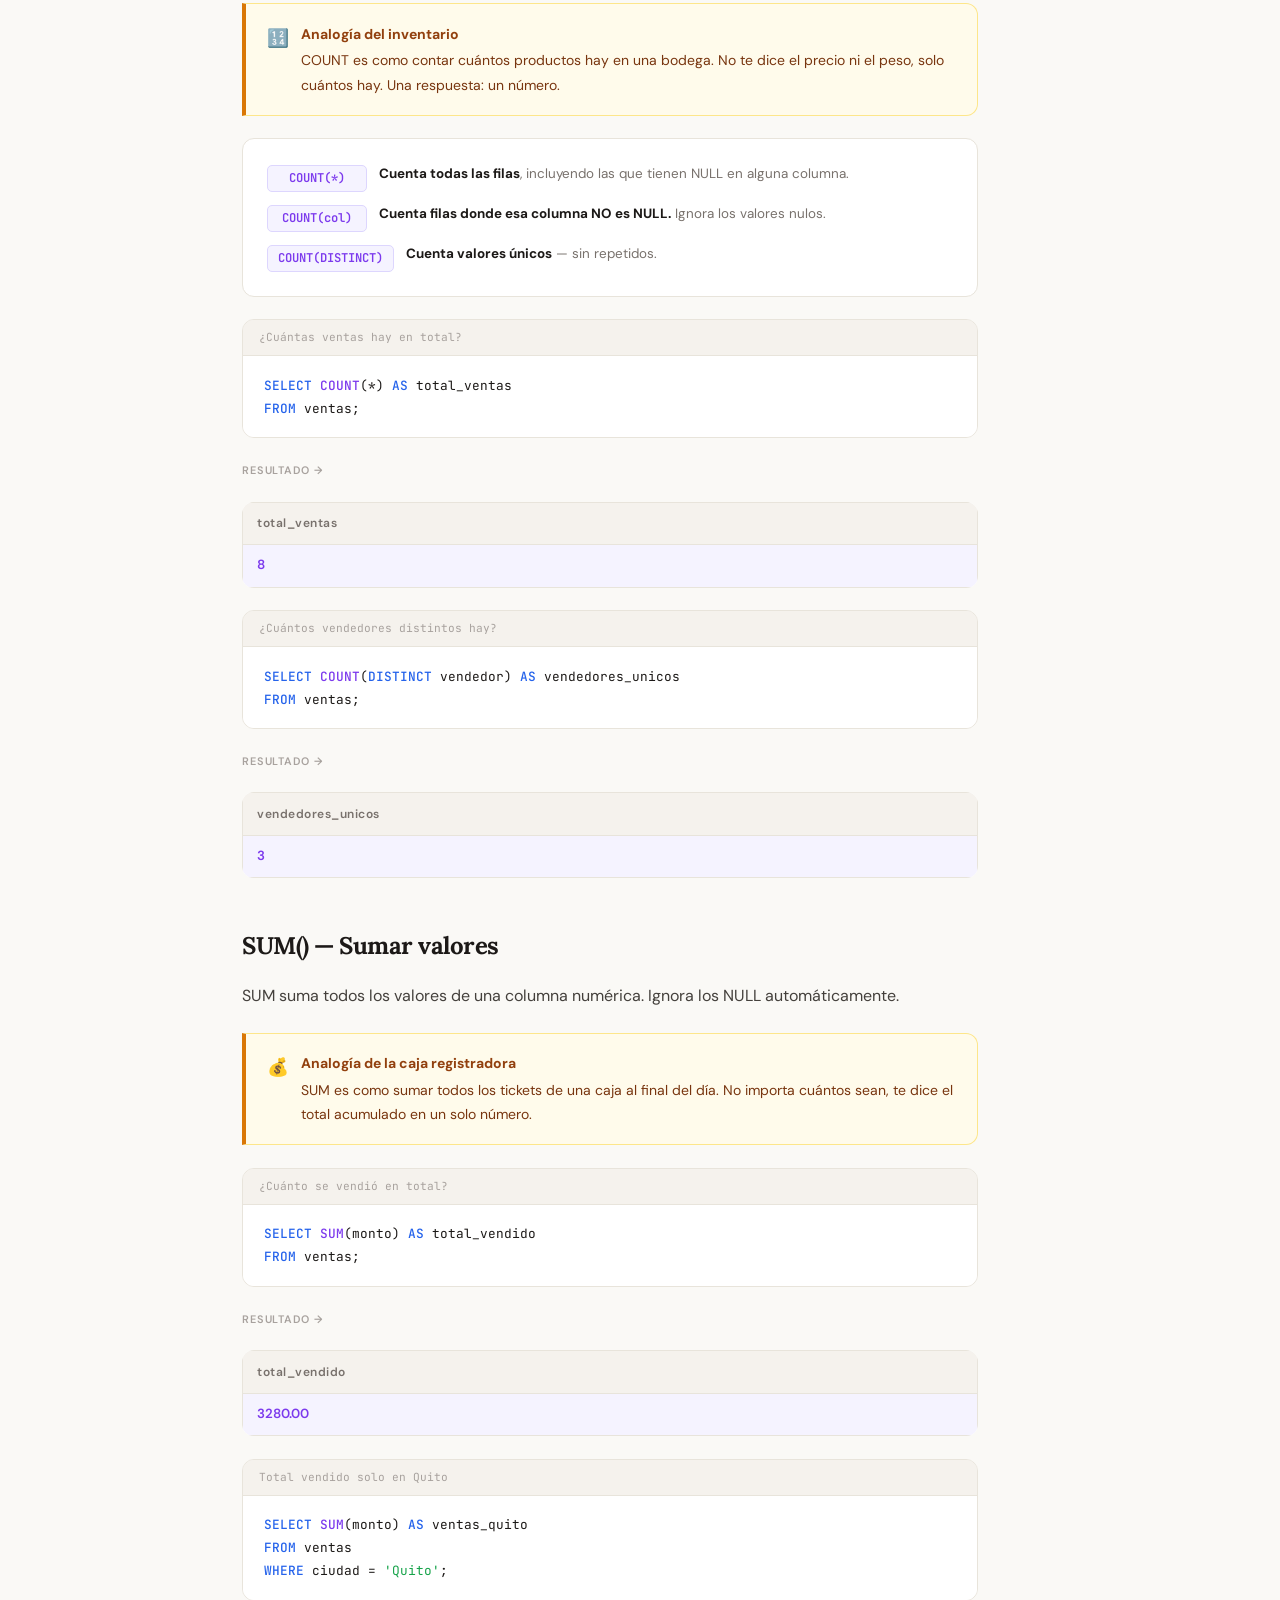
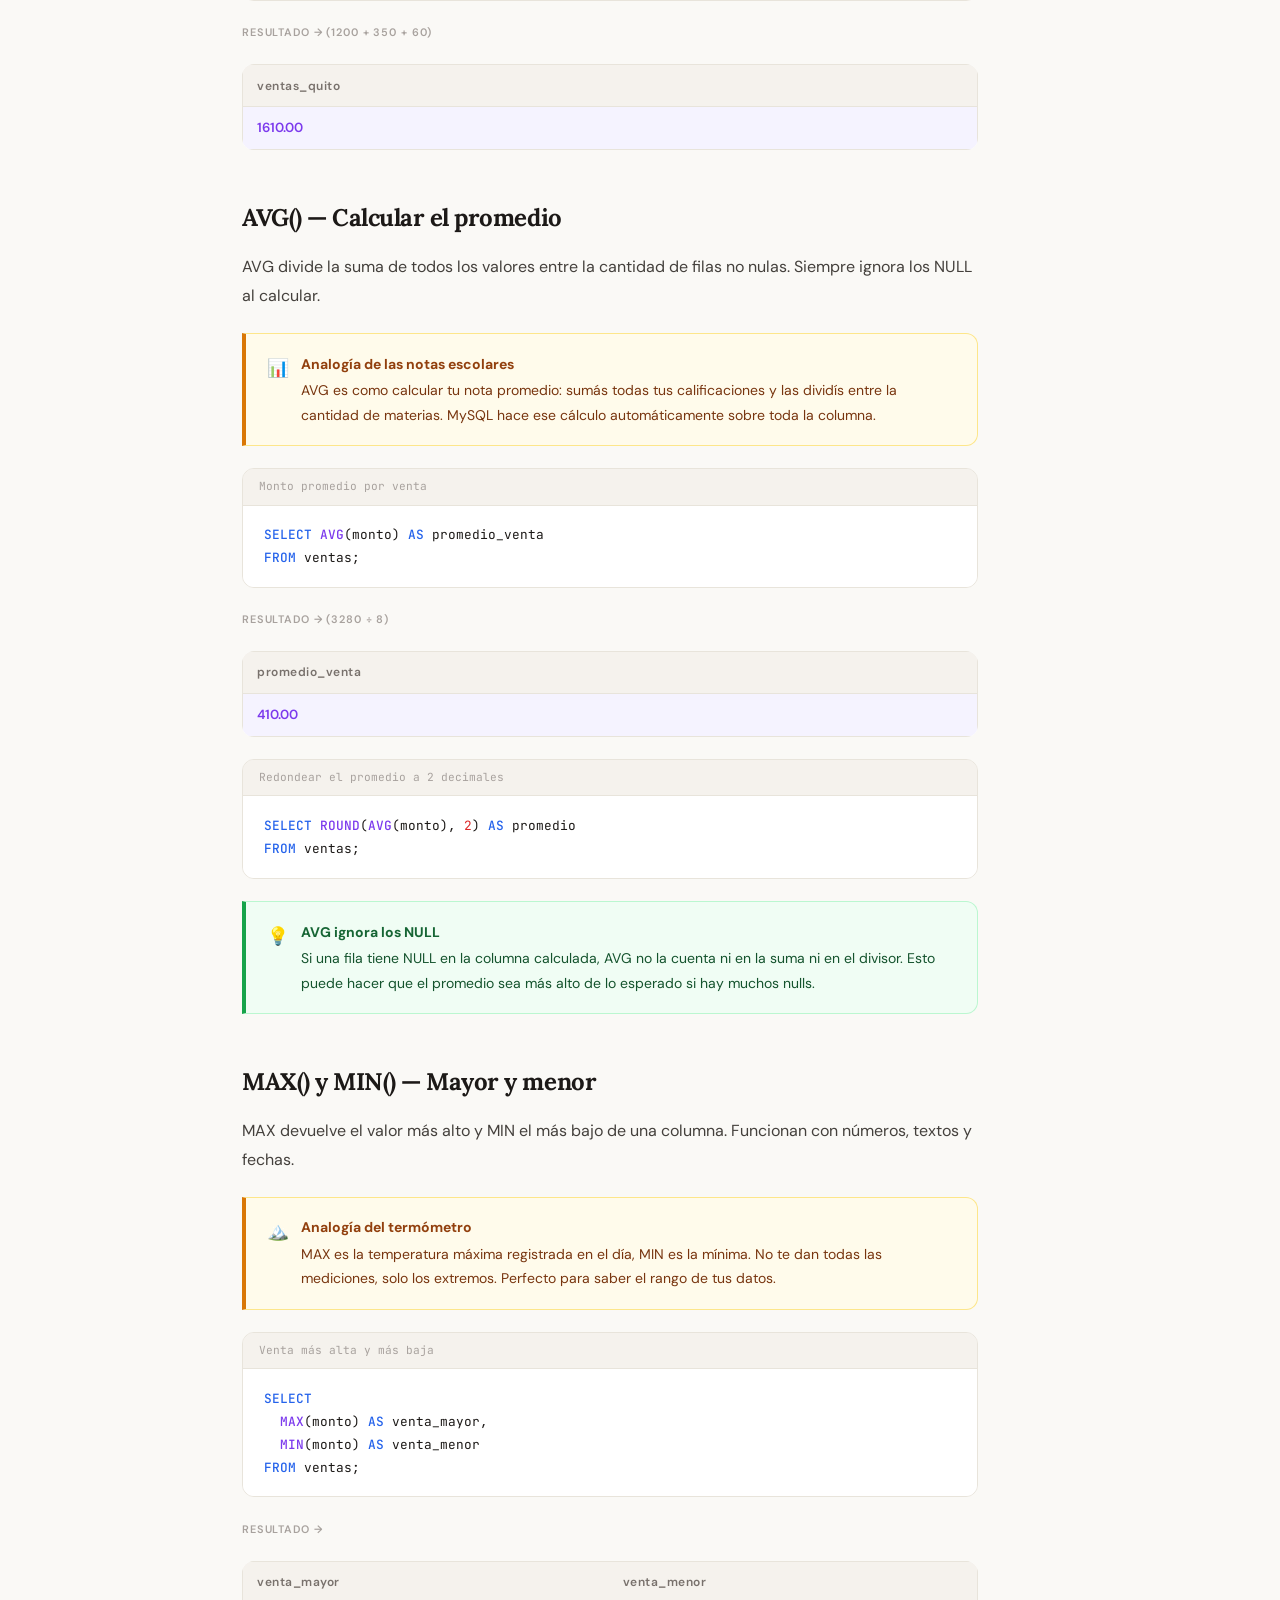
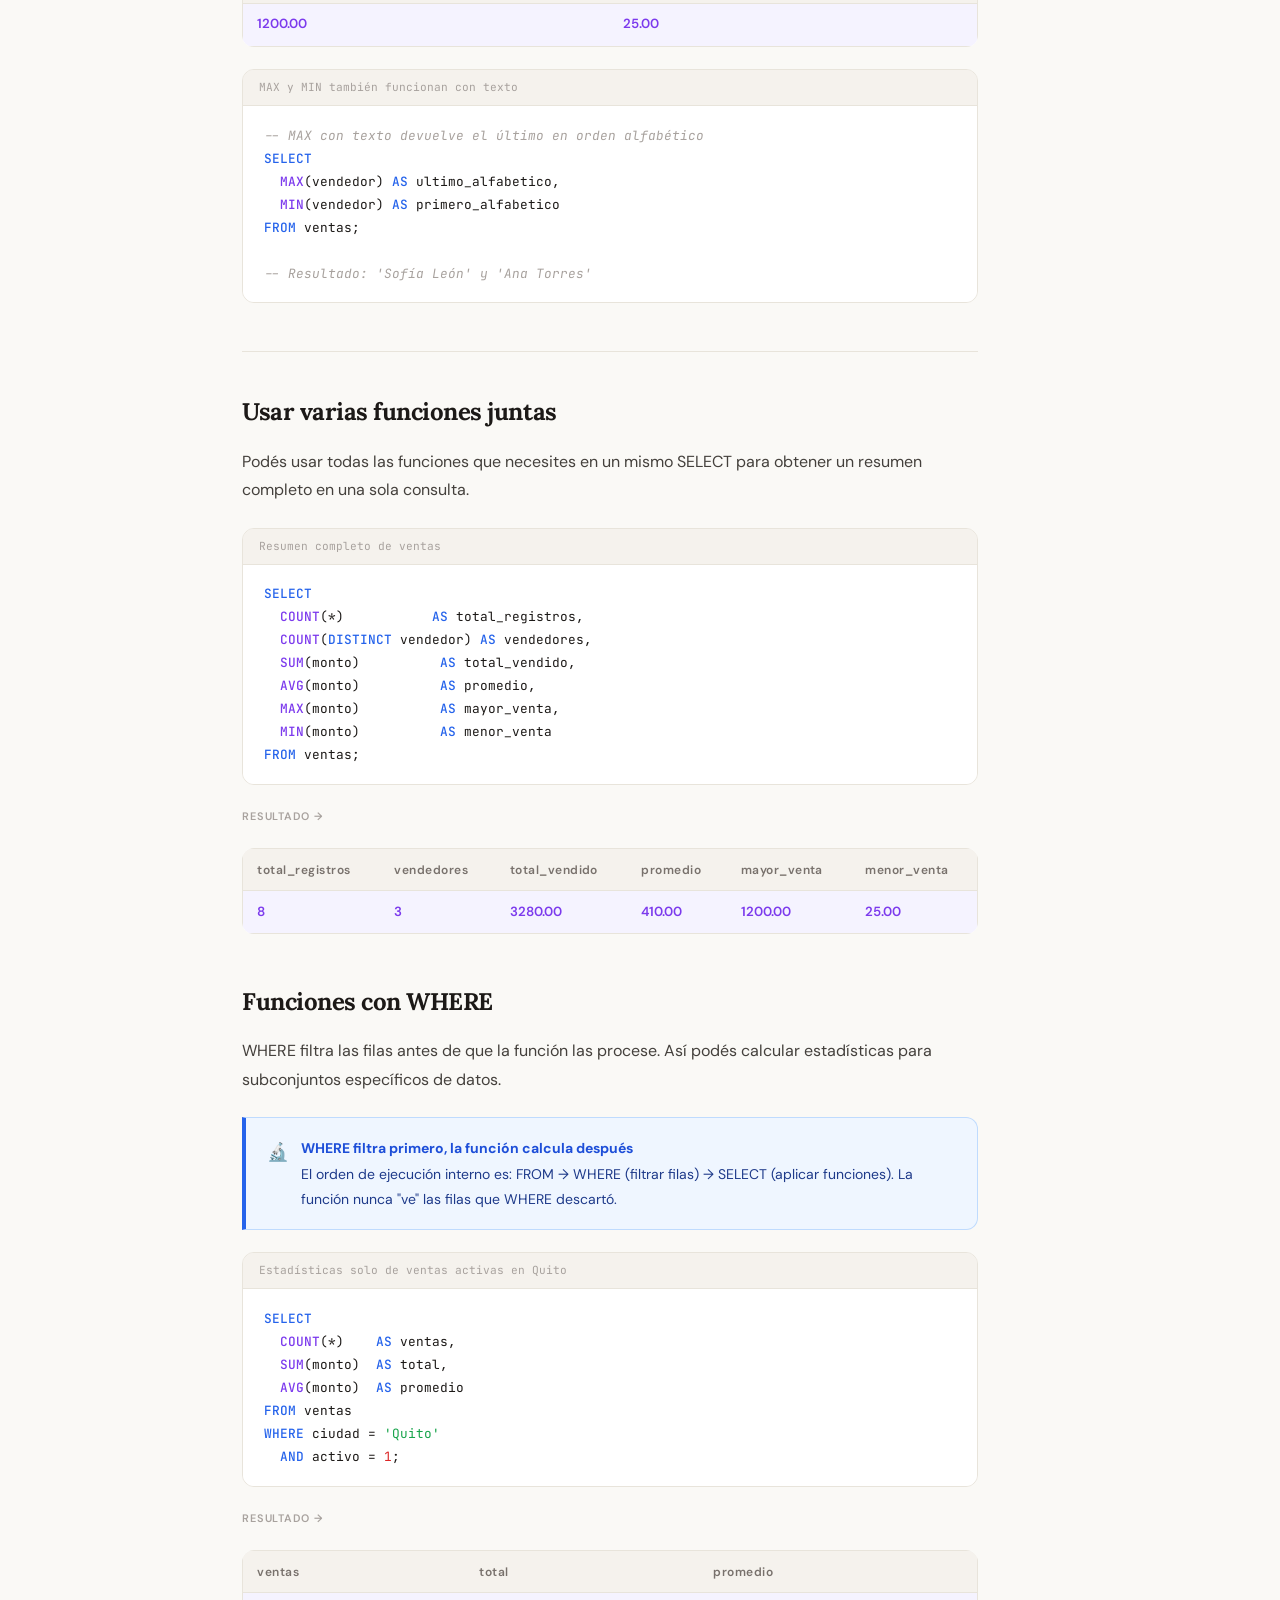
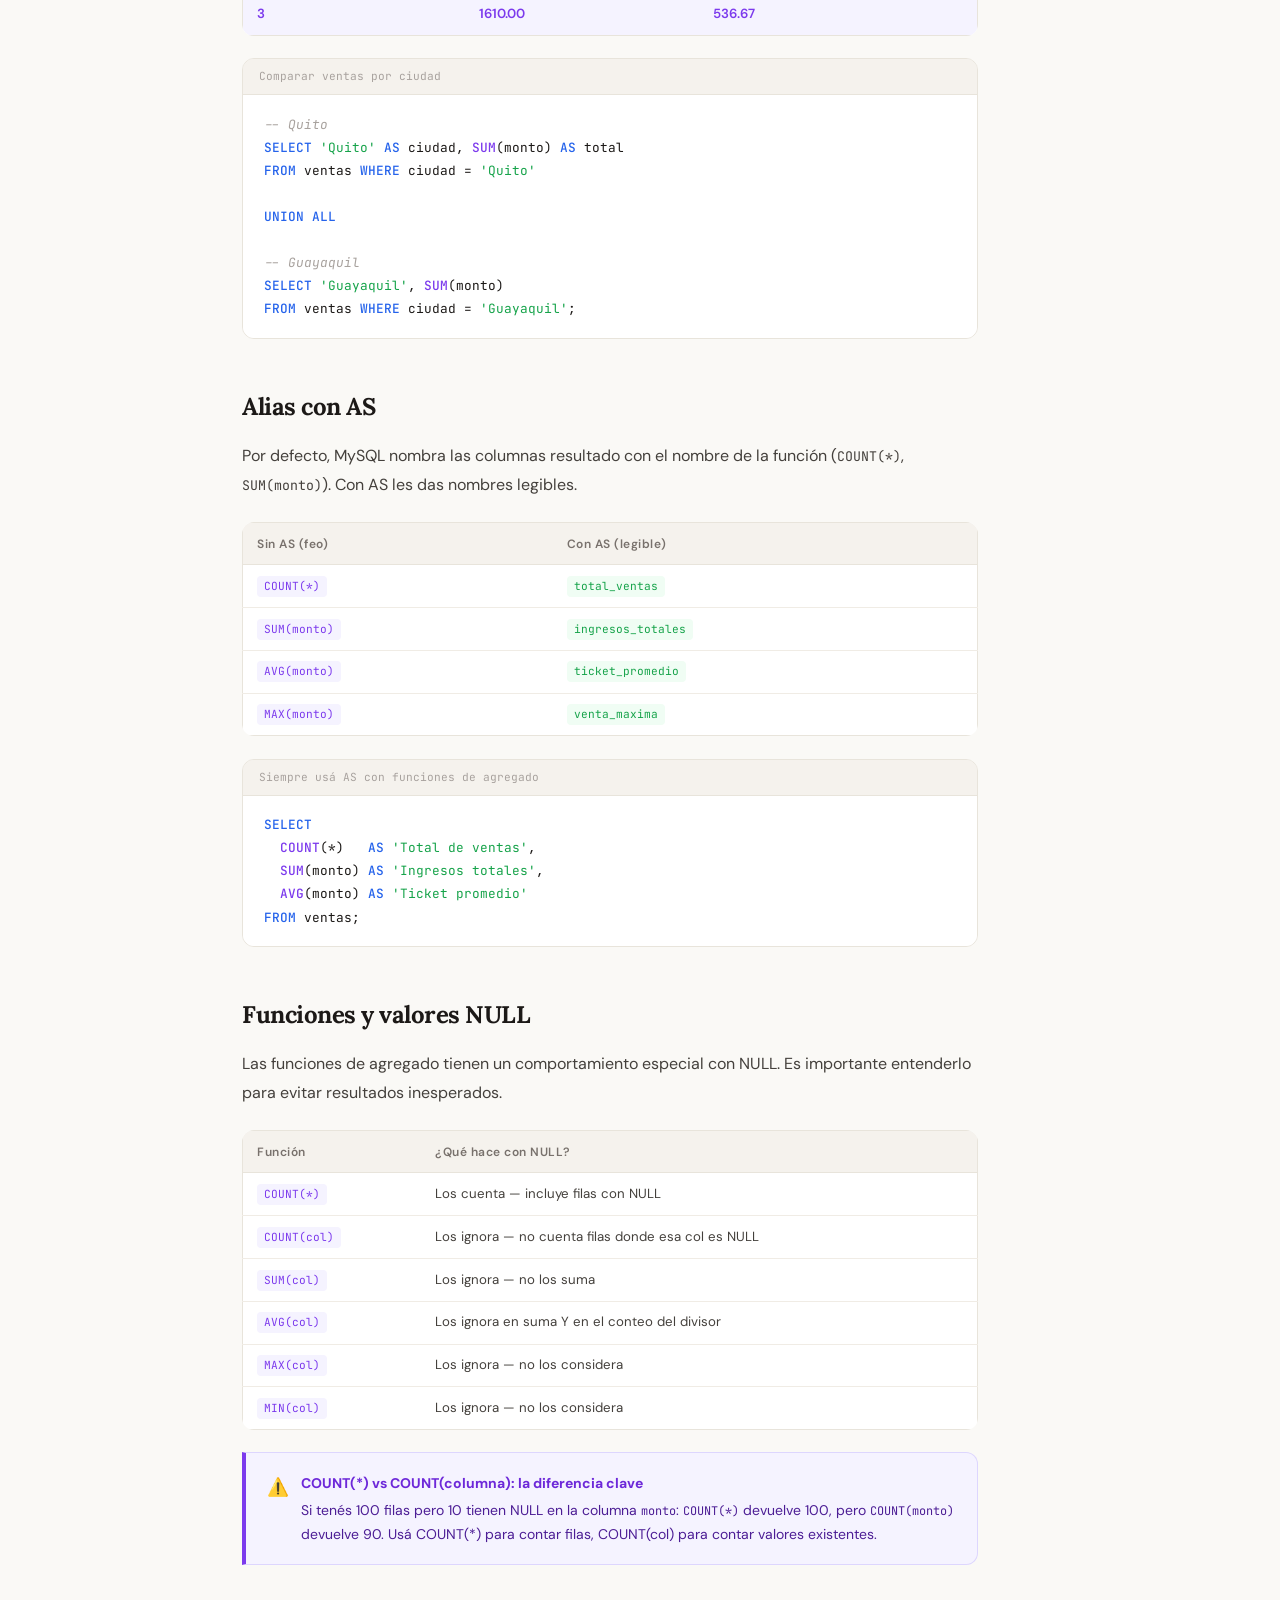
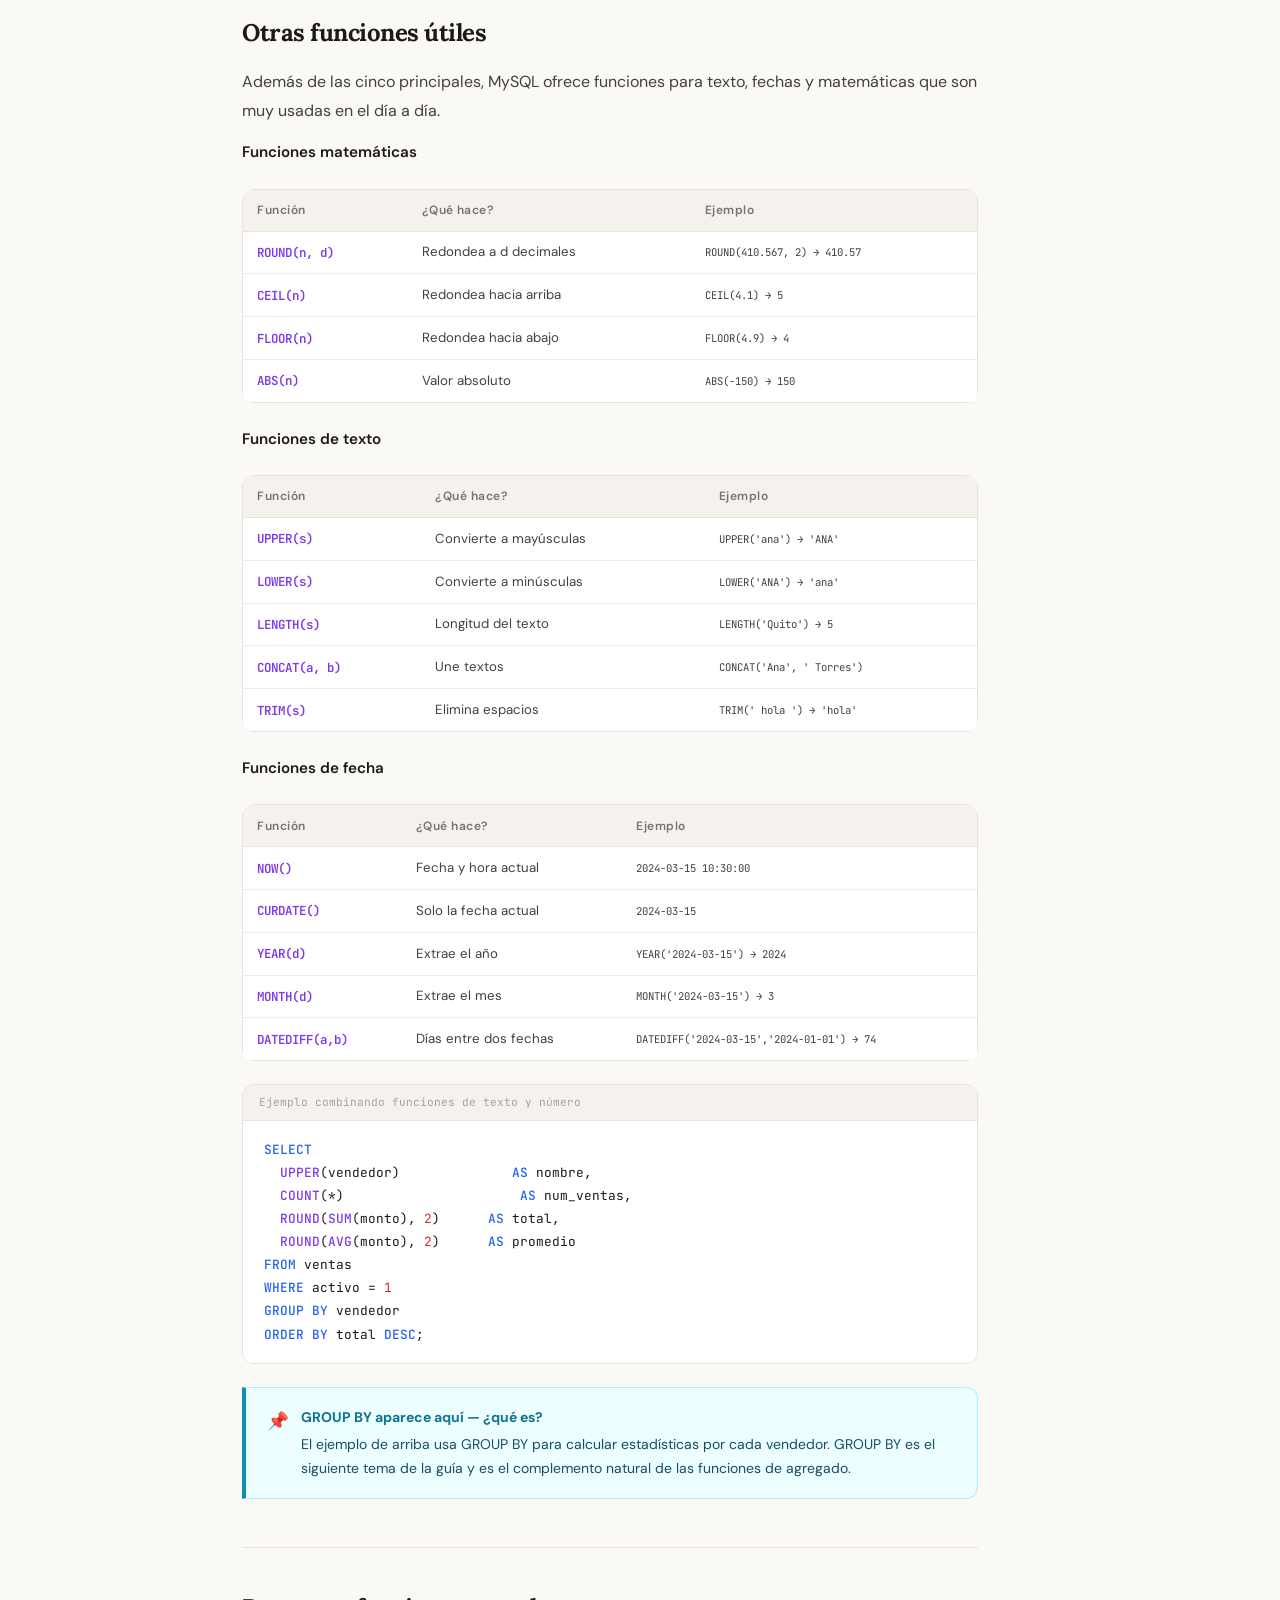
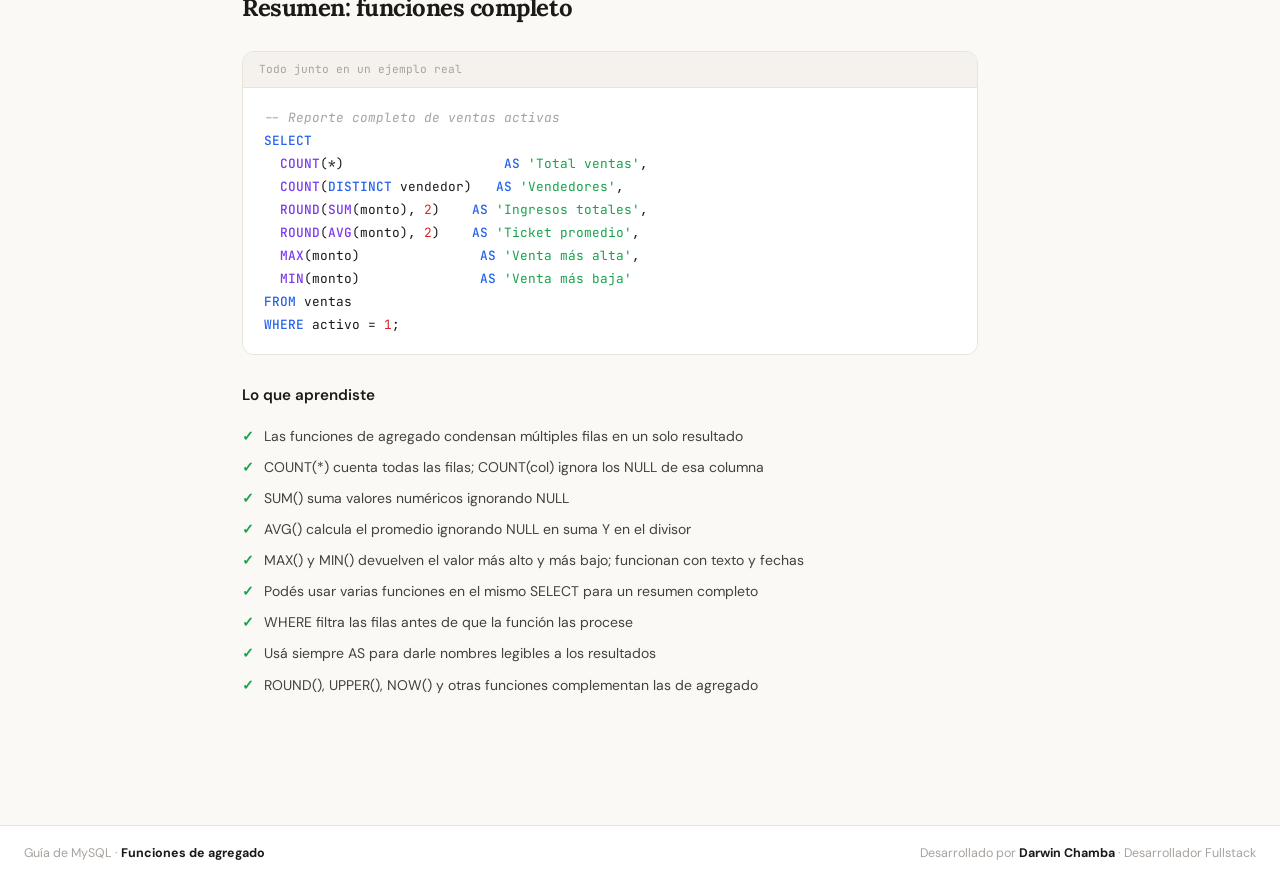
<file: topic/funciones.html>
<!DOCTYPE html>
<html lang="es">
<head>
<meta charset="UTF-8">
<meta name="viewport" content="width=device-width, initial-scale=1.0">
<title>Funciones en MySQL — Guía completa</title>
<link href="https://fonts.googleapis.com/css2?family=Lora:ital,wght@0,400;0,600;0,700;1,400&family=DM+Sans:wght@400;500;600&family=JetBrains+Mono:wght@400;500&display=swap" rel="stylesheet">
<link rel="stylesheet" href="../style/style_funciones.css">
</head>
<body>

<nav>
  <div class="nav-logo">mysql &gt; Funciones</div>
</nav>

<div class="page">

  <aside>
    <div class="aside-title">En esta guía</div>
    <ul class="aside-links">
      <li><a href="#intro">¿Qué son?</a></li>
      <li><a href="#tabla">La tabla ejemplo</a></li>
      <li><a href="#count">COUNT()</a></li>
      <li><a href="#sum">SUM()</a></li>
      <li><a href="#avg">AVG()</a></li>
      <li><a href="#max-min">MAX() y MIN()</a></li>
      <li><a href="#combinadas">Combinadas</a></li>
      <li><a href="#con-where">Con WHERE</a></li>
      <li><a href="#alias">Alias con AS</a></li>
      <li><a href="#nulos">NULLs y funciones</a></li>
      <li><a href="#otras">Otras funciones</a></li>
      <li><a href="#resumen">Resumen</a></li>
    </ul>
  </aside>

  <article>

    <!-- HERO -->
    <div class="hero">
      <div class="hero-tag">MySQL · Nivel básico</div>
      <h1>Funciones de <em>agregado</em><br>en MySQL</h1>
      <p class="hero-lead">Con SELECT puedes leer filas, pero ¿cómo calculas el total, el promedio o el máximo de un conjunto de datos? Para eso existen las funciones de agregado: COUNT, SUM, AVG, MAX y MIN.</p>
    </div>

    <!-- ¿QUÉ SON? -->
    <span class="section-anchor" id="intro"></span>
    <div class="section">
      <h2>¿Qué son las funciones de agregado?</h2>
      <p>Las funciones de agregado toman <strong>múltiples filas</strong> y las condensan en <strong>un solo valor</strong>. En lugar de devolver fila por fila, calculan un resultado sobre todo el conjunto.</p>

      <div class="box box-amber">
        <div class="box-icon">🧮</div>
        <div class="box-body">
          <strong>Analogía de la hoja de cálculo</strong>
          Imagina una hoja de Excel con 1000 filas de ventas. En vez de leerlas una a una, usás una fórmula: =SUMA(ventas), =PROMEDIO(ventas), =MAX(ventas). Las funciones de agregado en MySQL son exactamente esas fórmulas, pero dentro de una consulta SQL.
        </div>
      </div>

      <p>Las cinco funciones principales son:</p>

      <div class="fn-grid">
        <div class="fn-card">
          <div class="fn-card-name">COUNT()</div>
          <div class="fn-card-desc">Cuenta cuántas filas existen</div>
        </div>
        <div class="fn-card green">
          <div class="fn-card-name">SUM()</div>
          <div class="fn-card-desc">Suma todos los valores</div>
        </div>
        <div class="fn-card amber">
          <div class="fn-card-name">AVG()</div>
          <div class="fn-card-desc">Calcula el promedio</div>
        </div>
        <div class="fn-card blue">
          <div class="fn-card-name">MAX()</div>
          <div class="fn-card-desc">Devuelve el valor mayor</div>
        </div>
        <div class="fn-card teal">
          <div class="fn-card-name">MIN()</div>
          <div class="fn-card-desc">Devuelve el valor menor</div>
        </div>
      </div>
    </div>

    <!-- TABLA -->
    <span class="section-anchor" id="tabla"></span>
    <div class="section">
      <h2>La tabla que usaremos</h2>
      <p>Trabajaremos con la tabla <code style="font-family:var(--mono);font-size:0.83em;background:#f5f2ed;padding:2px 6px;border-radius:4px">ventas</code> con registros de transacciones:</p>

      <div class="table-wrap">
        <table>
          <thead><tr><th>id</th><th>vendedor</th><th>ciudad</th><th>producto</th><th>monto</th><th>activo</th></tr></thead>
          <tbody>
            <tr><td>1</td><td>Ana Torres</td><td>Quito</td><td>Laptop</td><td>1200.00</td><td>1</td></tr>
            <tr><td>2</td><td>Luis Mora</td><td>Guayaquil</td><td>Mouse</td><td>25.00</td><td>1</td></tr>
            <tr><td>3</td><td>Ana Torres</td><td>Quito</td><td>Monitor</td><td>350.00</td><td>1</td></tr>
            <tr><td>4</td><td>Carmen Ríos</td><td>Cuenca</td><td>Teclado</td><td>80.00</td><td>0</td></tr>
            <tr><td>5</td><td>Luis Mora</td><td>Guayaquil</td><td>Laptop</td><td>1150.00</td><td>1</td></tr>
            <tr><td>6</td><td>Carmen Ríos</td><td>Cuenca</td><td>Auriculares</td><td>95.00</td><td>1</td></tr>
            <tr><td>7</td><td>Ana Torres</td><td>Quito</td><td>Webcam</td><td>60.00</td><td>1</td></tr>
            <tr><td>8</td><td>Luis Mora</td><td>Guayaquil</td><td>Monitor</td><td>320.00</td><td>1</td></tr>
          </tbody>
        </table>
      </div>
    </div>

    <!-- COUNT -->
    <span class="section-anchor" id="count"></span>
    <div class="section">
      <h2>COUNT() — Contar filas</h2>
      <p>COUNT cuenta cuántas filas hay en el resultado. Es una de las funciones más usadas en SQL.</p>

      <div class="box box-amber">
        <div class="box-icon">🔢</div>
        <div class="box-body">
          <strong>Analogía del inventario</strong>
          COUNT es como contar cuántos productos hay en una bodega. No te dice el precio ni el peso, solo cuántos hay. Una respuesta: un número.
        </div>
      </div>

      <div class="anatomy">
        <div class="anatomy-row">
          <div class="anatomy-kw">COUNT(*)</div>
          <div class="anatomy-desc"><strong>Cuenta todas las filas</strong>, incluyendo las que tienen NULL en alguna columna.</div>
        </div>
        <div class="anatomy-row">
          <div class="anatomy-kw">COUNT(col)</div>
          <div class="anatomy-desc"><strong>Cuenta filas donde esa columna NO es NULL.</strong> Ignora los valores nulos.</div>
        </div>
        <div class="anatomy-row">
          <div class="anatomy-kw">COUNT(DISTINCT)</div>
          <div class="anatomy-desc"><strong>Cuenta valores únicos</strong> — sin repetidos.</div>
        </div>
      </div>

      <div class="code-block">
        <div class="code-header"><span class="code-label">¿Cuántas ventas hay en total?</span></div>
        <div class="code-body"><span class="kw">SELECT</span> <span class="fn">COUNT</span>(*) <span class="kw">AS</span> total_ventas
<span class="kw">FROM</span> ventas;</div>
      </div>

      <div class="result-label">Resultado →</div>
      <div class="table-wrap">
        <table>
          <thead><tr><th>total_ventas</th></tr></thead>
          <tbody><tr><td class="hi">8</td></tr></tbody>
        </table>
      </div>

      <div class="code-block">
        <div class="code-header"><span class="code-label">¿Cuántos vendedores distintos hay?</span></div>
        <div class="code-body"><span class="kw">SELECT</span> <span class="fn">COUNT</span>(<span class="kw">DISTINCT</span> vendedor) <span class="kw">AS</span> vendedores_unicos
<span class="kw">FROM</span> ventas;</div>
      </div>

      <div class="result-label">Resultado →</div>
      <div class="table-wrap">
        <table>
          <thead><tr><th>vendedores_unicos</th></tr></thead>
          <tbody><tr><td class="hi">3</td></tr></tbody>
        </table>
      </div>
    </div>

    <!-- SUM -->
    <span class="section-anchor" id="sum"></span>
    <div class="section">
      <h2>SUM() — Sumar valores</h2>
      <p>SUM suma todos los valores de una columna numérica. Ignora los NULL automáticamente.</p>

      <div class="box box-amber">
        <div class="box-icon">💰</div>
        <div class="box-body">
          <strong>Analogía de la caja registradora</strong>
          SUM es como sumar todos los tickets de una caja al final del día. No importa cuántos sean, te dice el total acumulado en un solo número.
        </div>
      </div>

      <div class="code-block">
        <div class="code-header"><span class="code-label">¿Cuánto se vendió en total?</span></div>
        <div class="code-body"><span class="kw">SELECT</span> <span class="fn">SUM</span>(monto) <span class="kw">AS</span> total_vendido
<span class="kw">FROM</span> ventas;</div>
      </div>

      <div class="result-label">Resultado →</div>
      <div class="table-wrap">
        <table>
          <thead><tr><th>total_vendido</th></tr></thead>
          <tbody><tr><td class="hi">3280.00</td></tr></tbody>
        </table>
      </div>

      <div class="code-block">
        <div class="code-header"><span class="code-label">Total vendido solo en Quito</span></div>
        <div class="code-body"><span class="kw">SELECT</span> <span class="fn">SUM</span>(monto) <span class="kw">AS</span> ventas_quito
<span class="kw">FROM</span> ventas
<span class="kw">WHERE</span> ciudad = <span class="str">'Quito'</span>;</div>
      </div>

      <div class="result-label">Resultado → (1200 + 350 + 60)</div>
      <div class="table-wrap">
        <table>
          <thead><tr><th>ventas_quito</th></tr></thead>
          <tbody><tr><td class="hi">1610.00</td></tr></tbody>
        </table>
      </div>
    </div>

    <!-- AVG -->
    <span class="section-anchor" id="avg"></span>
    <div class="section">
      <h2>AVG() — Calcular el promedio</h2>
      <p>AVG divide la suma de todos los valores entre la cantidad de filas no nulas. Siempre ignora los NULL al calcular.</p>

      <div class="box box-amber">
        <div class="box-icon">📊</div>
        <div class="box-body">
          <strong>Analogía de las notas escolares</strong>
          AVG es como calcular tu nota promedio: sumás todas tus calificaciones y las dividís entre la cantidad de materias. MySQL hace ese cálculo automáticamente sobre toda la columna.
        </div>
      </div>

      <div class="code-block">
        <div class="code-header"><span class="code-label">Monto promedio por venta</span></div>
        <div class="code-body"><span class="kw">SELECT</span> <span class="fn">AVG</span>(monto) <span class="kw">AS</span> promedio_venta
<span class="kw">FROM</span> ventas;</div>
      </div>

      <div class="result-label">Resultado → (3280 ÷ 8)</div>
      <div class="table-wrap">
        <table>
          <thead><tr><th>promedio_venta</th></tr></thead>
          <tbody><tr><td class="hi">410.00</td></tr></tbody>
        </table>
      </div>

      <div class="code-block">
        <div class="code-header"><span class="code-label">Redondear el promedio a 2 decimales</span></div>
        <div class="code-body"><span class="kw">SELECT</span> <span class="fn">ROUND</span>(<span class="fn">AVG</span>(monto), <span class="num">2</span>) <span class="kw">AS</span> promedio
<span class="kw">FROM</span> ventas;</div>
      </div>

      <div class="box box-green">
        <div class="box-icon">💡</div>
        <div class="box-body">
          <strong>AVG ignora los NULL</strong>
          Si una fila tiene NULL en la columna calculada, AVG no la cuenta ni en la suma ni en el divisor. Esto puede hacer que el promedio sea más alto de lo esperado si hay muchos nulls.
        </div>
      </div>
    </div>

    <!-- MAX Y MIN -->
    <span class="section-anchor" id="max-min"></span>
    <div class="section">
      <h2>MAX() y MIN() — Mayor y menor</h2>
      <p>MAX devuelve el valor más alto y MIN el más bajo de una columna. Funcionan con números, textos y fechas.</p>

      <div class="box box-amber">
        <div class="box-icon">🏔️</div>
        <div class="box-body">
          <strong>Analogía del termómetro</strong>
          MAX es la temperatura máxima registrada en el día, MIN es la mínima. No te dan todas las mediciones, solo los extremos. Perfecto para saber el rango de tus datos.
        </div>
      </div>

      <div class="code-block">
        <div class="code-header"><span class="code-label">Venta más alta y más baja</span></div>
        <div class="code-body"><span class="kw">SELECT</span>
  <span class="fn">MAX</span>(monto) <span class="kw">AS</span> venta_mayor,
  <span class="fn">MIN</span>(monto) <span class="kw">AS</span> venta_menor
<span class="kw">FROM</span> ventas;</div>
      </div>

      <div class="result-label">Resultado →</div>
      <div class="table-wrap">
        <table>
          <thead><tr><th>venta_mayor</th><th>venta_menor</th></tr></thead>
          <tbody>
            <tr><td class="hi">1200.00</td><td class="hi">25.00</td></tr>
          </tbody>
        </table>
      </div>

      <div class="code-block">
        <div class="code-header"><span class="code-label">MAX y MIN también funcionan con texto</span></div>
        <div class="code-body"><span class="cm">-- MAX con texto devuelve el último en orden alfabético</span>
<span class="kw">SELECT</span>
  <span class="fn">MAX</span>(vendedor) <span class="kw">AS</span> ultimo_alfabetico,
  <span class="fn">MIN</span>(vendedor) <span class="kw">AS</span> primero_alfabetico
<span class="kw">FROM</span> ventas;

<span class="cm">-- Resultado: 'Sofía León' y 'Ana Torres'</span></div>
      </div>
    </div>

    <hr>

    <!-- COMBINADAS -->
    <span class="section-anchor" id="combinadas"></span>
    <div class="section">
      <h2>Usar varias funciones juntas</h2>
      <p>Podés usar todas las funciones que necesites en un mismo SELECT para obtener un resumen completo en una sola consulta.</p>

      <div class="code-block">
        <div class="code-header"><span class="code-label">Resumen completo de ventas</span></div>
        <div class="code-body"><span class="kw">SELECT</span>
  <span class="fn">COUNT</span>(*)           <span class="kw">AS</span> total_registros,
  <span class="fn">COUNT</span>(<span class="kw">DISTINCT</span> vendedor) <span class="kw">AS</span> vendedores,
  <span class="fn">SUM</span>(monto)          <span class="kw">AS</span> total_vendido,
  <span class="fn">AVG</span>(monto)          <span class="kw">AS</span> promedio,
  <span class="fn">MAX</span>(monto)          <span class="kw">AS</span> mayor_venta,
  <span class="fn">MIN</span>(monto)          <span class="kw">AS</span> menor_venta
<span class="kw">FROM</span> ventas;</div>
      </div>

      <div class="result-label">Resultado →</div>
      <div class="table-wrap">
        <table>
          <thead><tr><th>total_registros</th><th>vendedores</th><th>total_vendido</th><th>promedio</th><th>mayor_venta</th><th>menor_venta</th></tr></thead>
          <tbody>
            <tr>
              <td class="hi">8</td>
              <td class="hi">3</td>
              <td class="hi">3280.00</td>
              <td class="hi">410.00</td>
              <td class="hi">1200.00</td>
              <td class="hi">25.00</td>
            </tr>
          </tbody>
        </table>
      </div>
    </div>

    <!-- CON WHERE -->
    <span class="section-anchor" id="con-where"></span>
    <div class="section">
      <h2>Funciones con WHERE</h2>
      <p>WHERE filtra las filas antes de que la función las procese. Así podés calcular estadísticas para subconjuntos específicos de datos.</p>

      <div class="box box-blue">
        <div class="box-icon">🔬</div>
        <div class="box-body">
          <strong>WHERE filtra primero, la función calcula después</strong>
          El orden de ejecución interno es: FROM → WHERE (filtrar filas) → SELECT (aplicar funciones). La función nunca "ve" las filas que WHERE descartó.
        </div>
      </div>

      <div class="code-block">
        <div class="code-header"><span class="code-label">Estadísticas solo de ventas activas en Quito</span></div>
        <div class="code-body"><span class="kw">SELECT</span>
  <span class="fn">COUNT</span>(*)    <span class="kw">AS</span> ventas,
  <span class="fn">SUM</span>(monto)  <span class="kw">AS</span> total,
  <span class="fn">AVG</span>(monto)  <span class="kw">AS</span> promedio
<span class="kw">FROM</span> ventas
<span class="kw">WHERE</span> ciudad = <span class="str">'Quito'</span>
  <span class="kw">AND</span> activo = <span class="num">1</span>;</div>
      </div>

      <div class="result-label">Resultado →</div>
      <div class="table-wrap">
        <table>
          <thead><tr><th>ventas</th><th>total</th><th>promedio</th></tr></thead>
          <tbody>
            <tr>
              <td class="hi">3</td>
              <td class="hi">1610.00</td>
              <td class="hi">536.67</td>
            </tr>
          </tbody>
        </table>
      </div>

      <div class="code-block">
        <div class="code-header"><span class="code-label">Comparar ventas por ciudad</span></div>
        <div class="code-body"><span class="cm">-- Quito</span>
<span class="kw">SELECT</span> <span class="str">'Quito'</span> <span class="kw">AS</span> ciudad, <span class="fn">SUM</span>(monto) <span class="kw">AS</span> total
<span class="kw">FROM</span> ventas <span class="kw">WHERE</span> ciudad = <span class="str">'Quito'</span>

<span class="kw">UNION ALL</span>

<span class="cm">-- Guayaquil</span>
<span class="kw">SELECT</span> <span class="str">'Guayaquil'</span>, <span class="fn">SUM</span>(monto)
<span class="kw">FROM</span> ventas <span class="kw">WHERE</span> ciudad = <span class="str">'Guayaquil'</span>;</div>
      </div>
    </div>

    <!-- ALIAS -->
    <span class="section-anchor" id="alias"></span>
    <div class="section">
      <h2>Alias con AS</h2>
      <p>Por defecto, MySQL nombra las columnas resultado con el nombre de la función (<code style="font-family:var(--mono);font-size:0.83em">COUNT(*)</code>, <code style="font-family:var(--mono);font-size:0.83em">SUM(monto)</code>). Con AS les das nombres legibles.</p>

      <div class="table-wrap">
        <table>
          <thead><tr><th>Sin AS (feo)</th><th>Con AS (legible)</th></tr></thead>
          <tbody>
            <tr><td><span class="tag">COUNT(*)</span></td><td><span class="tag-green">total_ventas</span></td></tr>
            <tr><td><span class="tag">SUM(monto)</span></td><td><span class="tag-green">ingresos_totales</span></td></tr>
            <tr><td><span class="tag">AVG(monto)</span></td><td><span class="tag-green">ticket_promedio</span></td></tr>
            <tr><td><span class="tag">MAX(monto)</span></td><td><span class="tag-green">venta_maxima</span></td></tr>
          </tbody>
        </table>
      </div>

      <div class="code-block">
        <div class="code-header"><span class="code-label">Siempre usá AS con funciones de agregado</span></div>
        <div class="code-body"><span class="kw">SELECT</span>
  <span class="fn">COUNT</span>(*)   <span class="kw">AS</span> <span class="str">'Total de ventas'</span>,
  <span class="fn">SUM</span>(monto) <span class="kw">AS</span> <span class="str">'Ingresos totales'</span>,
  <span class="fn">AVG</span>(monto) <span class="kw">AS</span> <span class="str">'Ticket promedio'</span>
<span class="kw">FROM</span> ventas;</div>
      </div>
    </div>

    <!-- NULOS -->
    <span class="section-anchor" id="nulos"></span>
    <div class="section">
      <h2>Funciones y valores NULL</h2>
      <p>Las funciones de agregado tienen un comportamiento especial con NULL. Es importante entenderlo para evitar resultados inesperados.</p>

      <div class="table-wrap">
        <table>
          <thead><tr><th>Función</th><th>¿Qué hace con NULL?</th></tr></thead>
          <tbody>
            <tr><td><span class="tag">COUNT(*)</span></td><td>Los cuenta — incluye filas con NULL</td></tr>
            <tr><td><span class="tag">COUNT(col)</span></td><td>Los ignora — no cuenta filas donde esa col es NULL</td></tr>
            <tr><td><span class="tag">SUM(col)</span></td><td>Los ignora — no los suma</td></tr>
            <tr><td><span class="tag">AVG(col)</span></td><td>Los ignora en suma Y en el conteo del divisor</td></tr>
            <tr><td><span class="tag">MAX(col)</span></td><td>Los ignora — no los considera</td></tr>
            <tr><td><span class="tag">MIN(col)</span></td><td>Los ignora — no los considera</td></tr>
          </tbody>
        </table>
      </div>

      <div class="box box-accent">
        <div class="box-icon">⚠️</div>
        <div class="box-body">
          <strong>COUNT(*) vs COUNT(columna): la diferencia clave</strong>
          Si tenés 100 filas pero 10 tienen NULL en la columna <code style="font-family:var(--mono);font-size:0.85em">monto</code>: <code style="font-family:var(--mono);font-size:0.85em">COUNT(*)</code> devuelve 100, pero <code style="font-family:var(--mono);font-size:0.85em">COUNT(monto)</code> devuelve 90. Usá COUNT(*) para contar filas, COUNT(col) para contar valores existentes.
        </div>
      </div>
    </div>

    <!-- OTRAS FUNCIONES -->
    <span class="section-anchor" id="otras"></span>
    <div class="section">
      <h2>Otras funciones útiles</h2>
      <p>Además de las cinco principales, MySQL ofrece funciones para texto, fechas y matemáticas que son muy usadas en el día a día.</p>

      <h3>Funciones matemáticas</h3>
      <div class="table-wrap">
        <table>
          <thead><tr><th>Función</th><th>¿Qué hace?</th><th>Ejemplo</th></tr></thead>
          <tbody>
            <tr><td class="fn-name">ROUND(n, d)</td><td>Redondea a d decimales</td><td><code style="font-family:var(--mono);font-size:0.8em">ROUND(410.567, 2) → 410.57</code></td></tr>
            <tr><td class="fn-name">CEIL(n)</td><td>Redondea hacia arriba</td><td><code style="font-family:var(--mono);font-size:0.8em">CEIL(4.1) → 5</code></td></tr>
            <tr><td class="fn-name">FLOOR(n)</td><td>Redondea hacia abajo</td><td><code style="font-family:var(--mono);font-size:0.8em">FLOOR(4.9) → 4</code></td></tr>
            <tr><td class="fn-name">ABS(n)</td><td>Valor absoluto</td><td><code style="font-family:var(--mono);font-size:0.8em">ABS(-150) → 150</code></td></tr>
          </tbody>
        </table>
      </div>

      <h3 style="margin-top:1.5rem">Funciones de texto</h3>
      <div class="table-wrap">
        <table>
          <thead><tr><th>Función</th><th>¿Qué hace?</th><th>Ejemplo</th></tr></thead>
          <tbody>
            <tr><td class="fn-name">UPPER(s)</td><td>Convierte a mayúsculas</td><td><code style="font-family:var(--mono);font-size:0.8em">UPPER('ana') → 'ANA'</code></td></tr>
            <tr><td class="fn-name">LOWER(s)</td><td>Convierte a minúsculas</td><td><code style="font-family:var(--mono);font-size:0.8em">LOWER('ANA') → 'ana'</code></td></tr>
            <tr><td class="fn-name">LENGTH(s)</td><td>Longitud del texto</td><td><code style="font-family:var(--mono);font-size:0.8em">LENGTH('Quito') → 5</code></td></tr>
            <tr><td class="fn-name">CONCAT(a, b)</td><td>Une textos</td><td><code style="font-family:var(--mono);font-size:0.8em">CONCAT('Ana', ' Torres')</code></td></tr>
            <tr><td class="fn-name">TRIM(s)</td><td>Elimina espacios</td><td><code style="font-family:var(--mono);font-size:0.8em">TRIM('  hola  ') → 'hola'</code></td></tr>
          </tbody>
        </table>
      </div>

      <h3 style="margin-top:1.5rem">Funciones de fecha</h3>
      <div class="table-wrap">
        <table>
          <thead><tr><th>Función</th><th>¿Qué hace?</th><th>Ejemplo</th></tr></thead>
          <tbody>
            <tr><td class="fn-name">NOW()</td><td>Fecha y hora actual</td><td><code style="font-family:var(--mono);font-size:0.8em">2024-03-15 10:30:00</code></td></tr>
            <tr><td class="fn-name">CURDATE()</td><td>Solo la fecha actual</td><td><code style="font-family:var(--mono);font-size:0.8em">2024-03-15</code></td></tr>
            <tr><td class="fn-name">YEAR(d)</td><td>Extrae el año</td><td><code style="font-family:var(--mono);font-size:0.8em">YEAR('2024-03-15') → 2024</code></td></tr>
            <tr><td class="fn-name">MONTH(d)</td><td>Extrae el mes</td><td><code style="font-family:var(--mono);font-size:0.8em">MONTH('2024-03-15') → 3</code></td></tr>
            <tr><td class="fn-name">DATEDIFF(a,b)</td><td>Días entre dos fechas</td><td><code style="font-family:var(--mono);font-size:0.8em">DATEDIFF('2024-03-15','2024-01-01') → 74</code></td></tr>
          </tbody>
        </table>
      </div>

      <div class="code-block">
        <div class="code-header"><span class="code-label">Ejemplo combinando funciones de texto y número</span></div>
        <div class="code-body"><span class="kw">SELECT</span>
  <span class="fn">UPPER</span>(vendedor)              <span class="kw">AS</span> nombre,
  <span class="fn">COUNT</span>(*)                      <span class="kw">AS</span> num_ventas,
  <span class="fn">ROUND</span>(<span class="fn">SUM</span>(monto), <span class="num">2</span>)      <span class="kw">AS</span> total,
  <span class="fn">ROUND</span>(<span class="fn">AVG</span>(monto), <span class="num">2</span>)      <span class="kw">AS</span> promedio
<span class="kw">FROM</span> ventas
<span class="kw">WHERE</span> activo = <span class="num">1</span>
<span class="kw">GROUP BY</span> vendedor
<span class="kw">ORDER BY</span> total <span class="kw">DESC</span>;</div>
      </div>

      <div class="box box-teal">
        <div class="box-icon">📌</div>
        <div class="box-body">
          <strong>GROUP BY aparece aquí — ¿qué es?</strong>
          El ejemplo de arriba usa GROUP BY para calcular estadísticas por cada vendedor. GROUP BY es el siguiente tema de la guía y es el complemento natural de las funciones de agregado.
        </div>
      </div>
    </div>

    <hr>

    <!-- RESUMEN -->
    <span class="section-anchor" id="resumen"></span>
    <div class="section">
      <h2>Resumen: funciones completo</h2>

      <div class="code-block">
        <div class="code-header"><span class="code-label">Todo junto en un ejemplo real</span></div>
        <div class="code-body"><span class="cm">-- Reporte completo de ventas activas</span>
<span class="kw">SELECT</span>
  <span class="fn">COUNT</span>(*)                    <span class="kw">AS</span> <span class="str">'Total ventas'</span>,
  <span class="fn">COUNT</span>(<span class="kw">DISTINCT</span> vendedor)   <span class="kw">AS</span> <span class="str">'Vendedores'</span>,
  <span class="fn">ROUND</span>(<span class="fn">SUM</span>(monto), <span class="num">2</span>)    <span class="kw">AS</span> <span class="str">'Ingresos totales'</span>,
  <span class="fn">ROUND</span>(<span class="fn">AVG</span>(monto), <span class="num">2</span>)    <span class="kw">AS</span> <span class="str">'Ticket promedio'</span>,
  <span class="fn">MAX</span>(monto)               <span class="kw">AS</span> <span class="str">'Venta más alta'</span>,
  <span class="fn">MIN</span>(monto)               <span class="kw">AS</span> <span class="str">'Venta más baja'</span>
<span class="kw">FROM</span> ventas
<span class="kw">WHERE</span> activo = <span class="num">1</span>;</div>
      </div>

      <h3 style="margin-top:1.75rem">Lo que aprendiste</h3>
      <ul class="checklist">
        <li>Las funciones de agregado condensan múltiples filas en un solo resultado</li>
        <li>COUNT(*) cuenta todas las filas; COUNT(col) ignora los NULL de esa columna</li>
        <li>SUM() suma valores numéricos ignorando NULL</li>
        <li>AVG() calcula el promedio ignorando NULL en suma Y en el divisor</li>
        <li>MAX() y MIN() devuelven el valor más alto y más bajo; funcionan con texto y fechas</li>
        <li>Podés usar varias funciones en el mismo SELECT para un resumen completo</li>
        <li>WHERE filtra las filas antes de que la función las procese</li>
        <li>Usá siempre AS para darle nombres legibles a los resultados</li>
        <li>ROUND(), UPPER(), NOW() y otras funciones complementan las de agregado</li>
      </ul>
    </div>

  </article>
</div>

<footer>
  <div>Guía de MySQL · <strong>Funciones de agregado</strong></div>
  <div>Desarrollado por <strong>Darwin Chamba</strong> · Desarrollador Fullstack</div>
</footer>

<script>
  const links   = document.querySelectorAll('.aside-links a');
  const anchors = document.querySelectorAll('.section-anchor');
  window.addEventListener('scroll', () => {
    let current = '';
    anchors.forEach(a => {
      if (window.scrollY >= a.offsetTop - 70) current = a.id;
    });
    links.forEach(a => a.classList.toggle('active', a.getAttribute('href') === '#' + current));
  }, { passive: true });
</script>
</body>
</html>
</file>
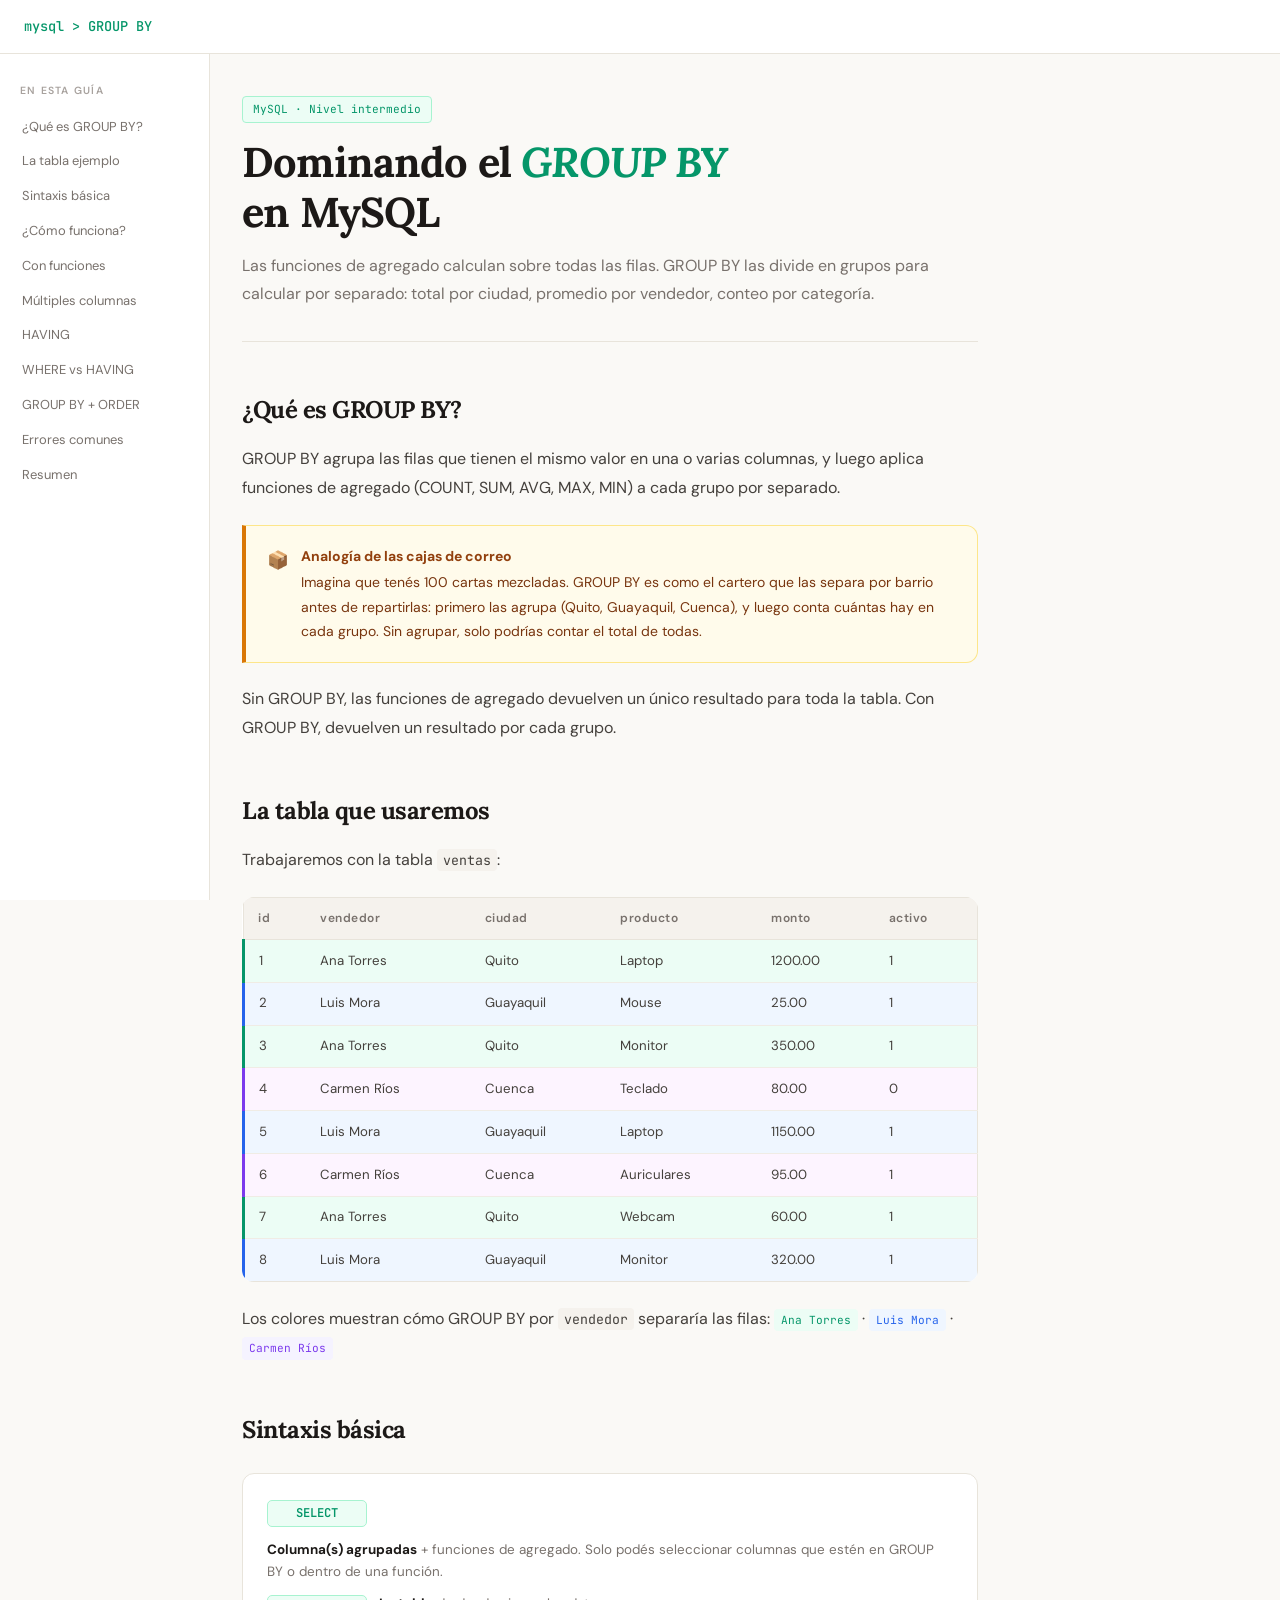
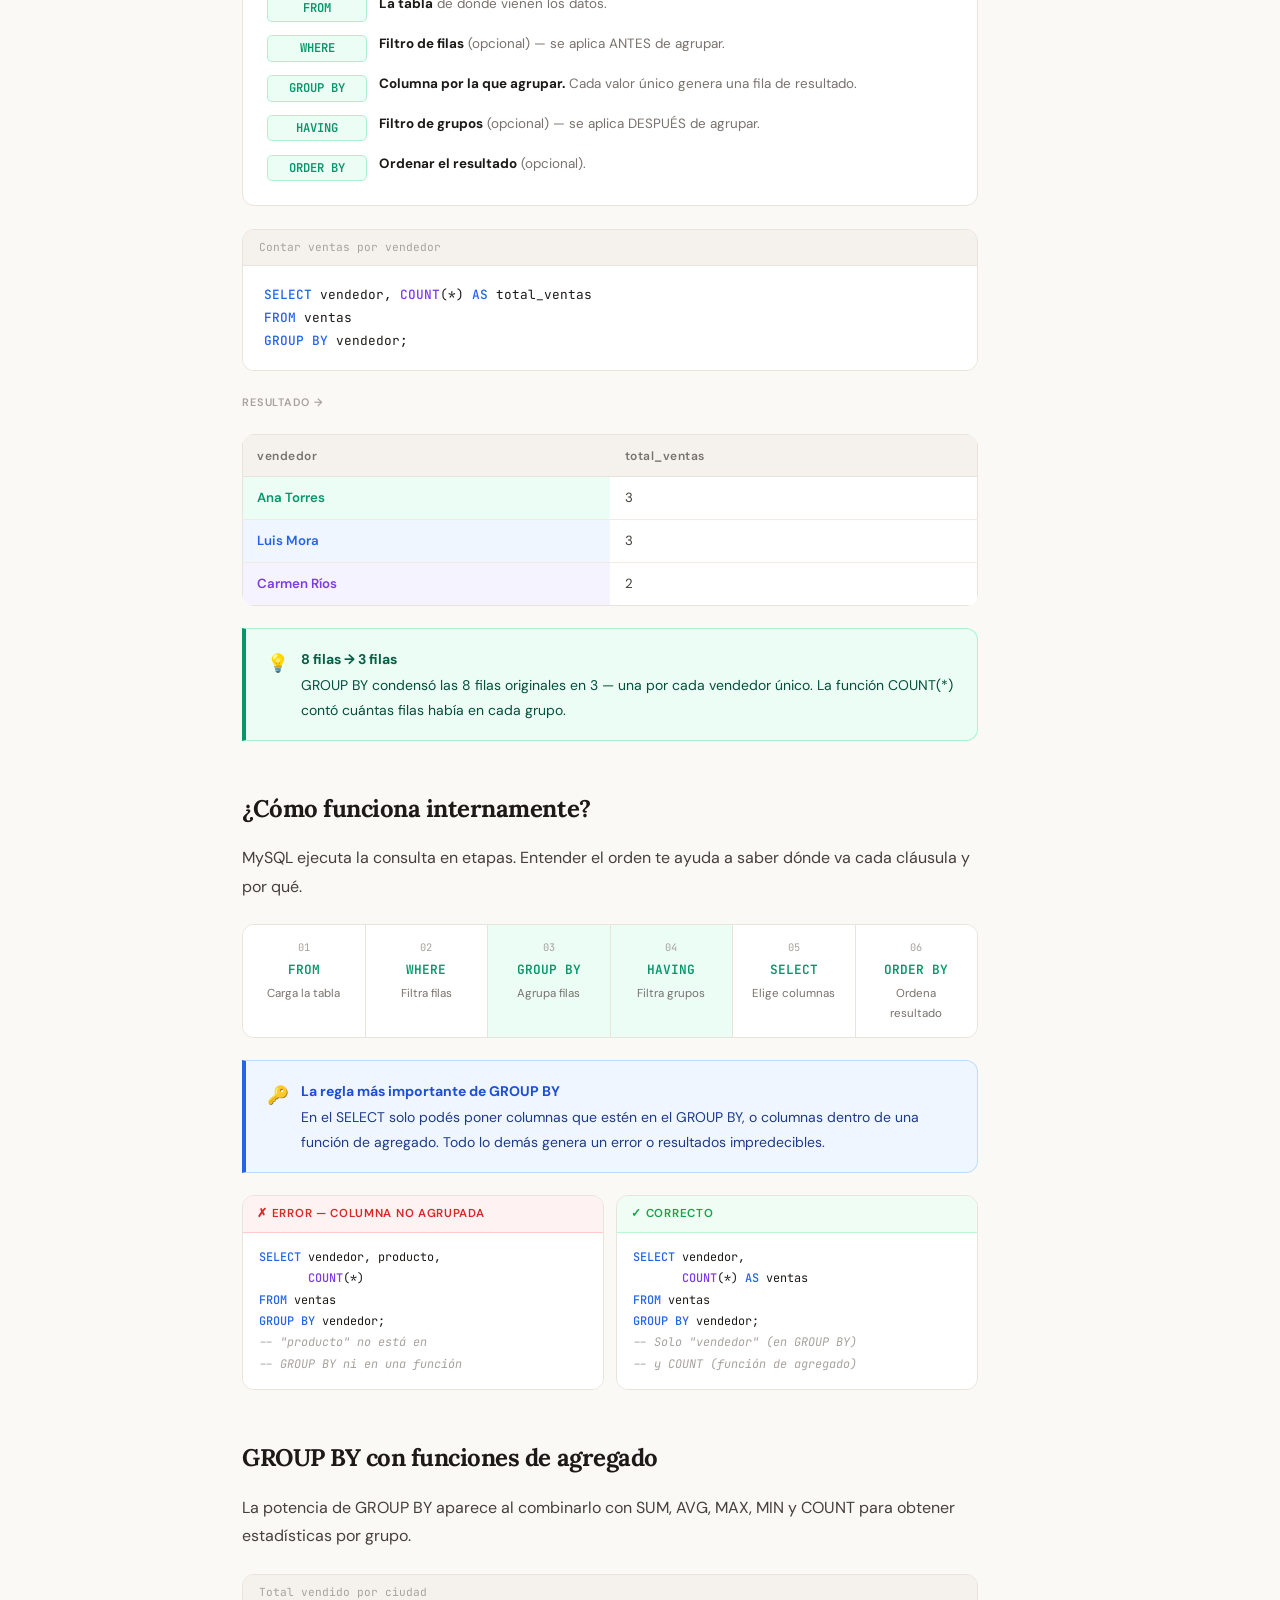
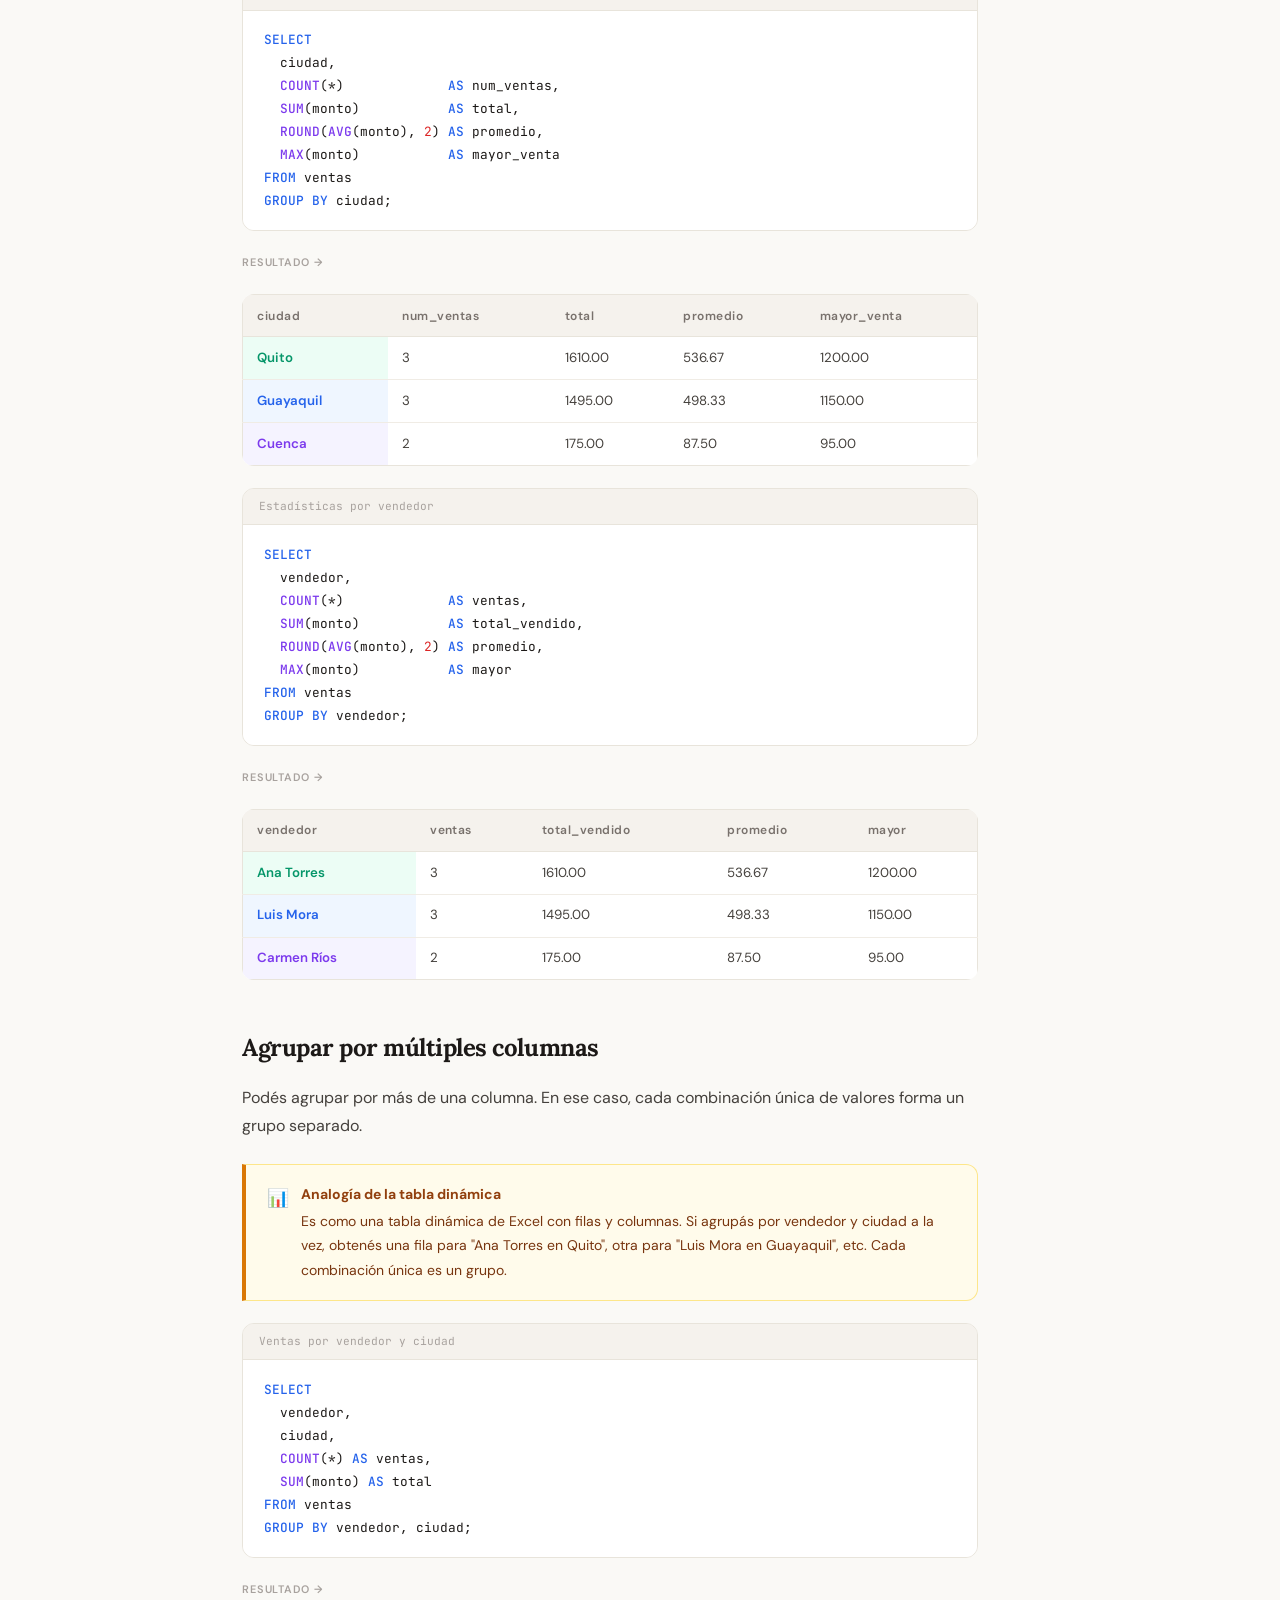
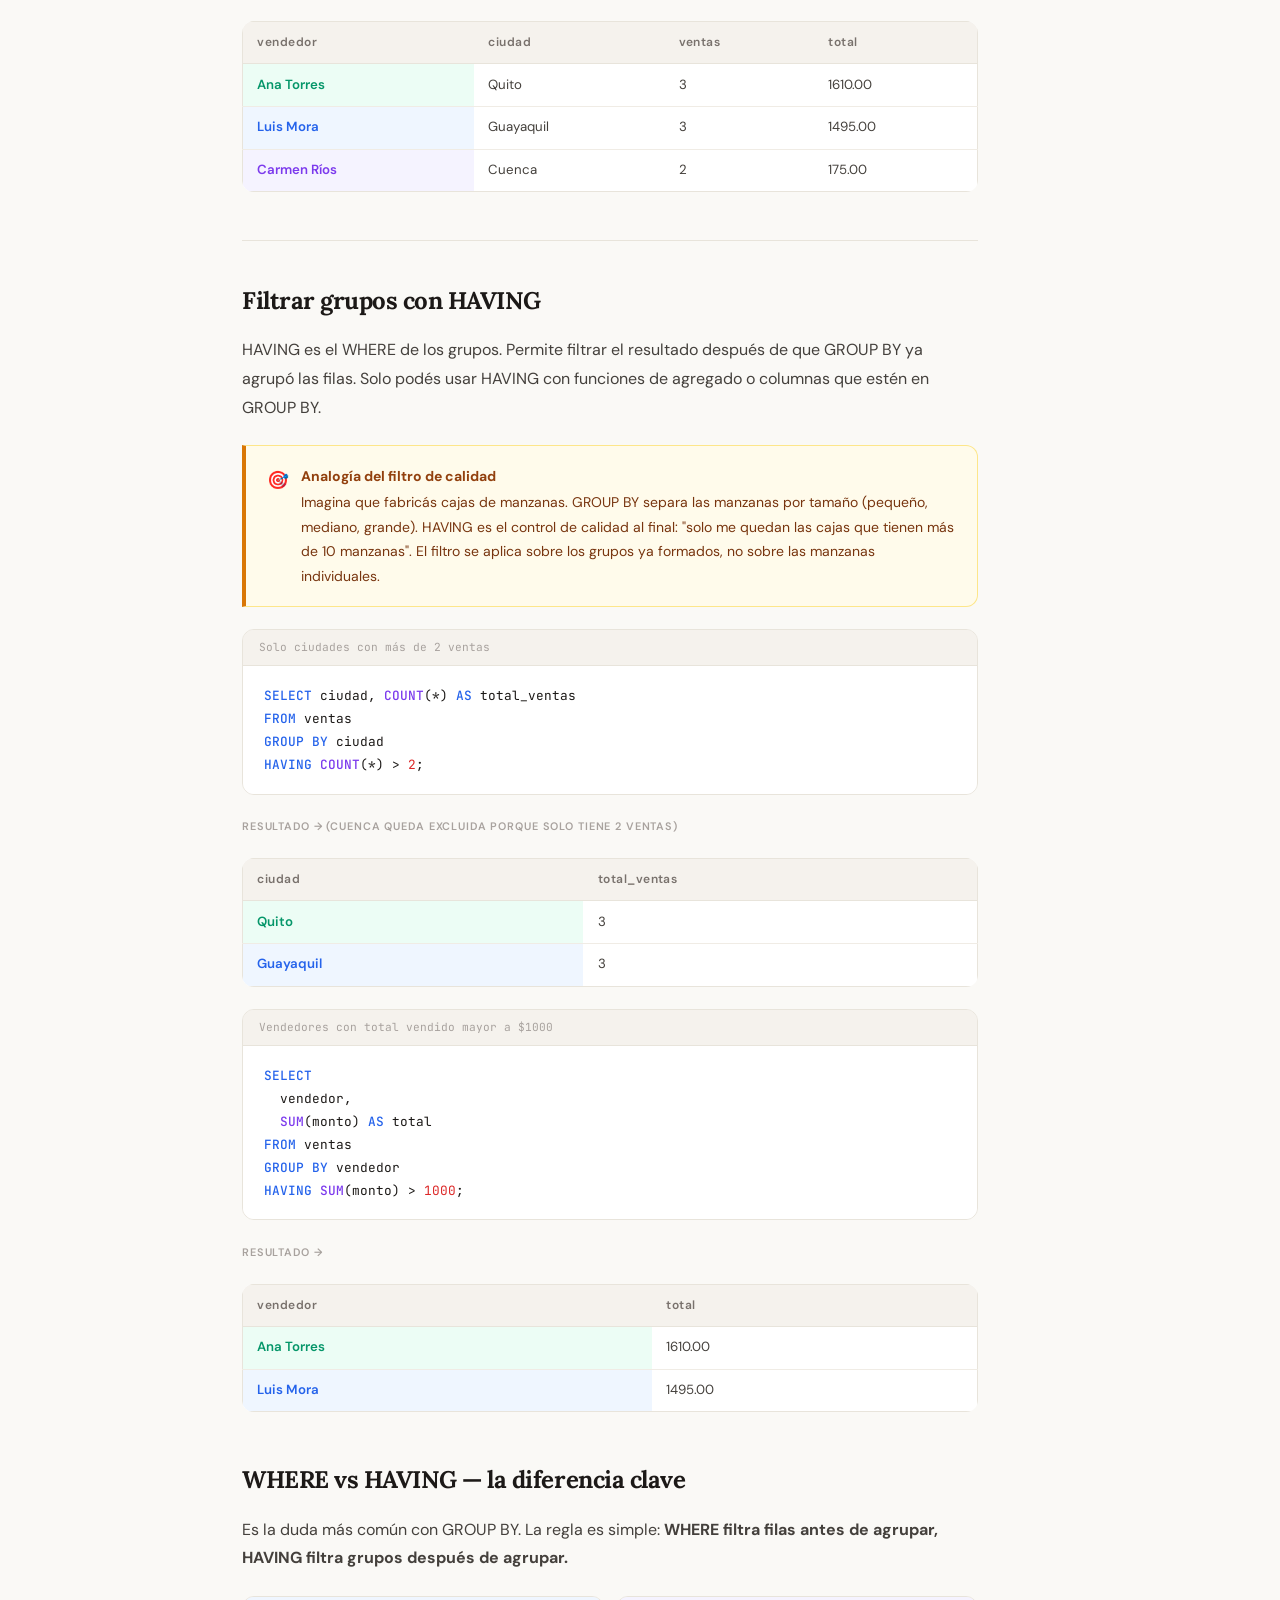
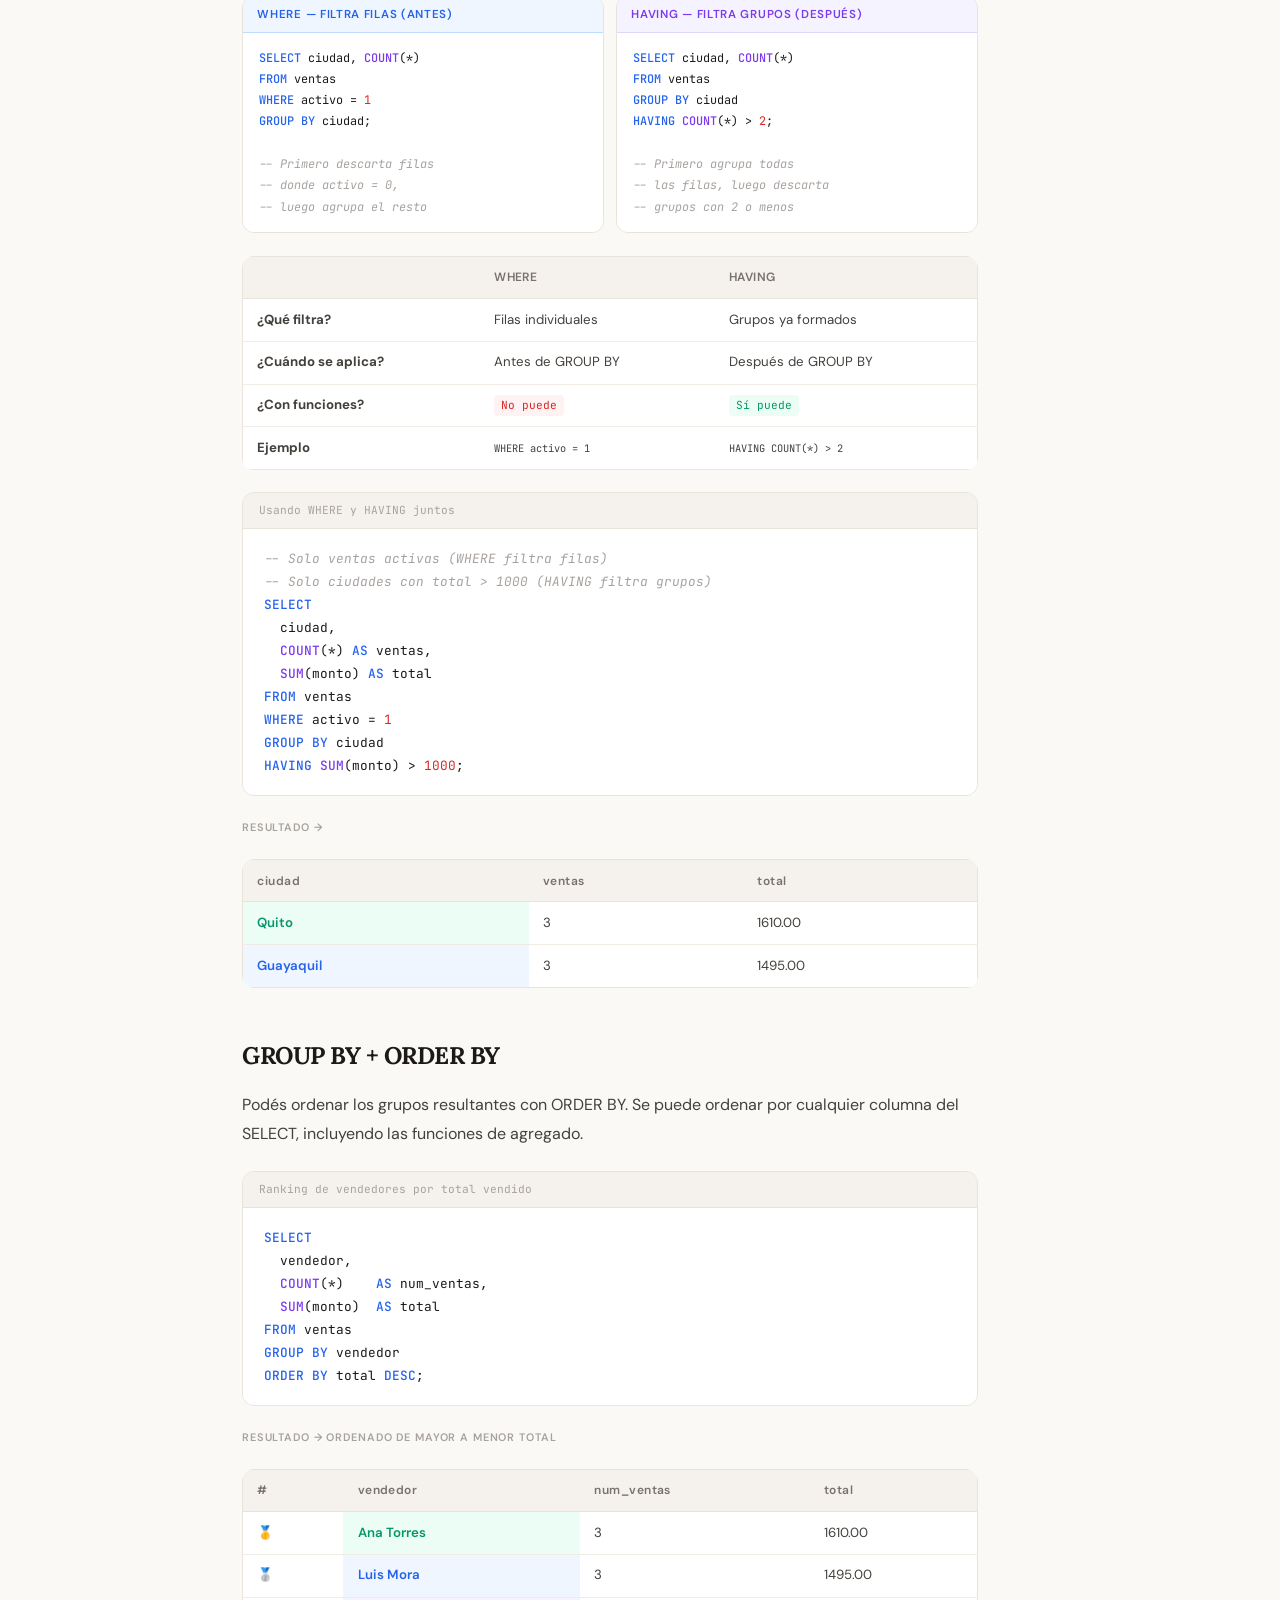
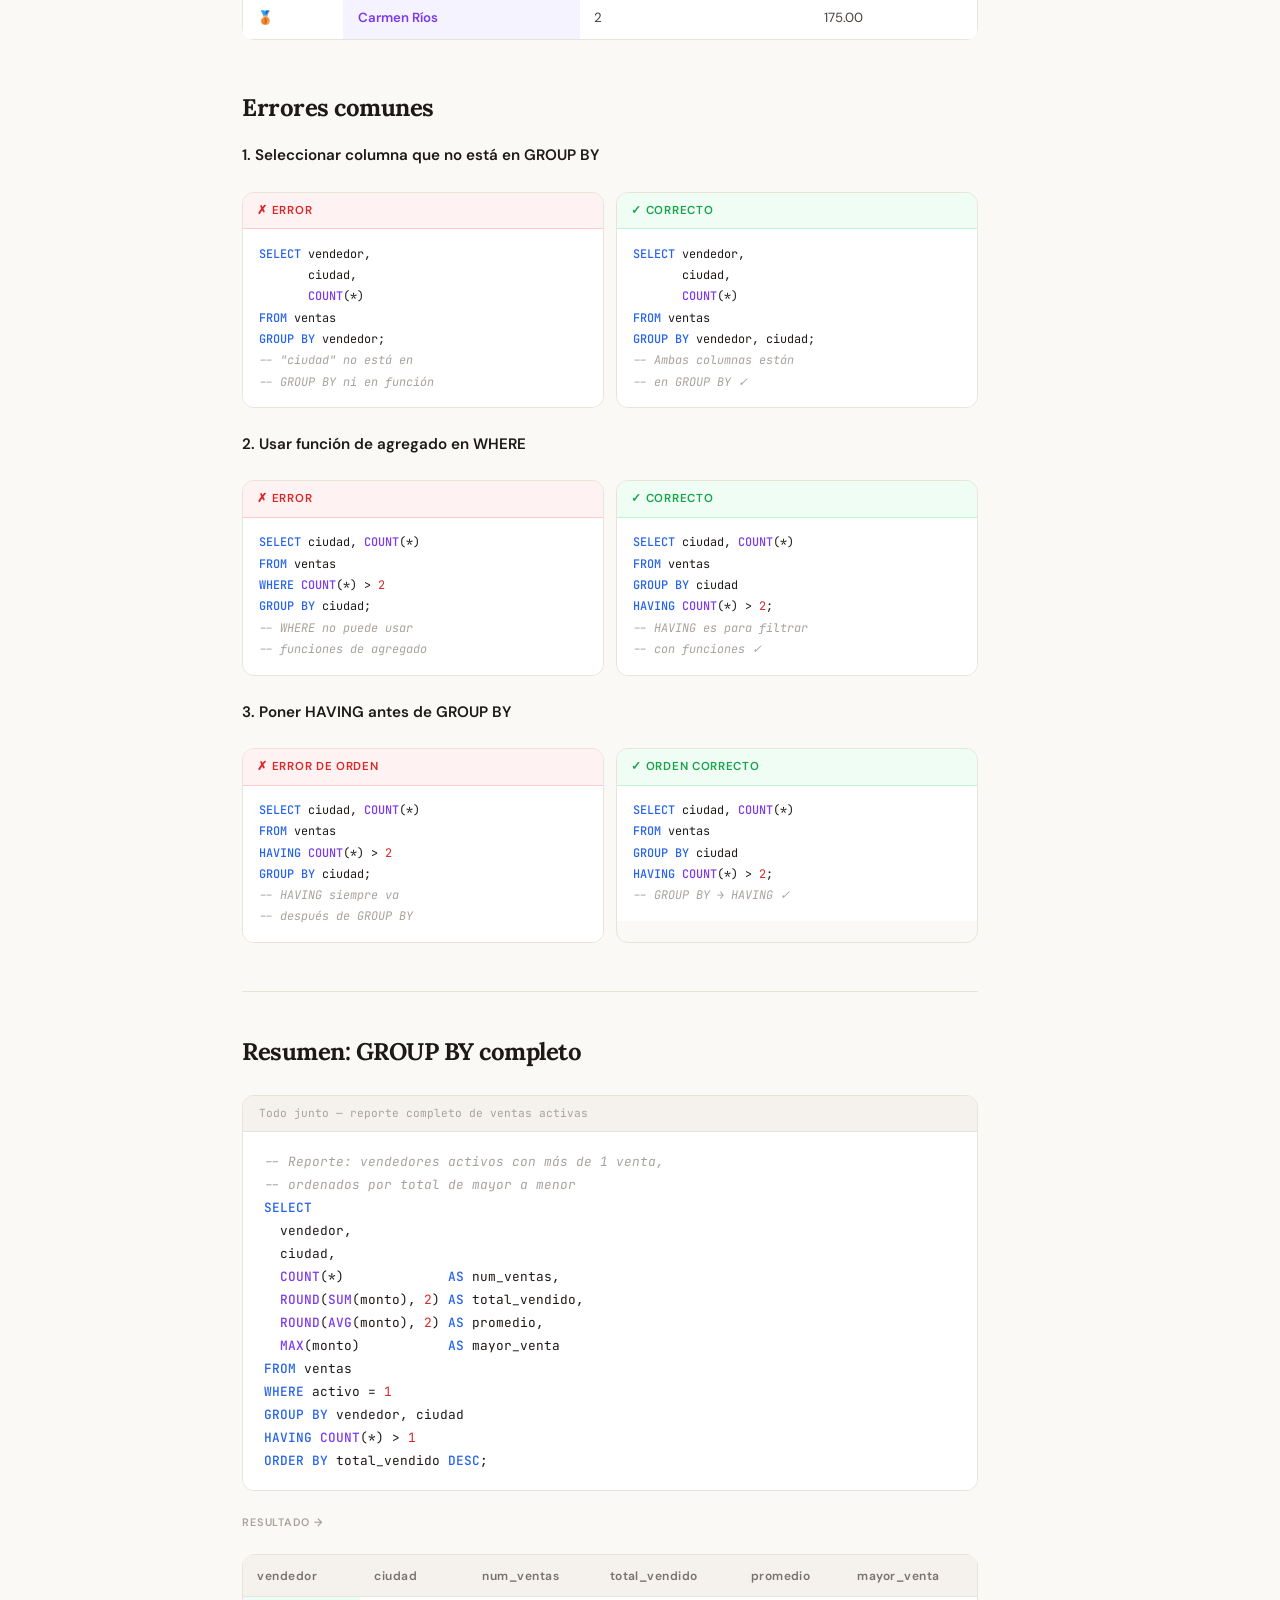
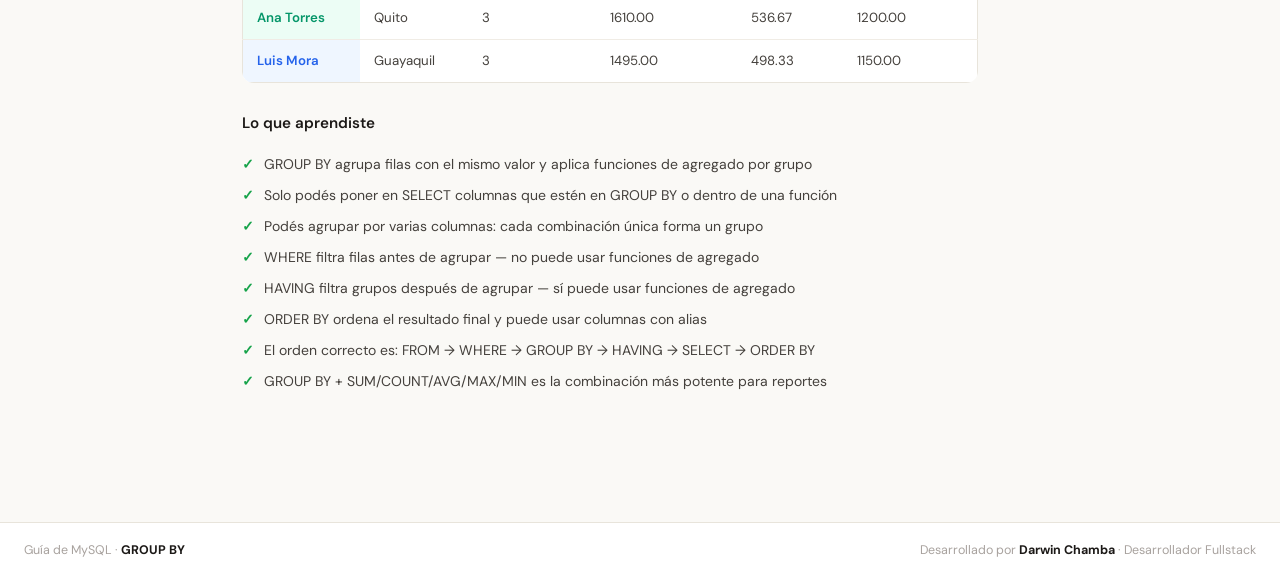
<file: topic/groupby.html>
<!DOCTYPE html>
<html lang="es">
<head>
<meta charset="UTF-8">
<meta name="viewport" content="width=device-width, initial-scale=1.0">
<title>GROUP BY en MySQL — Guía completa</title>
<link href="https://fonts.googleapis.com/css2?family=Lora:ital,wght@0,400;0,600;0,700;1,400&family=DM+Sans:wght@400;500;600&family=JetBrains+Mono:wght@400;500&display=swap" rel="stylesheet">
<link rel="stylesheet" href="../style/style_groupby.css">
</head>
<body>

<nav>
  <div class="nav-logo">mysql &gt; GROUP BY</div>

</nav>

<div class="page">

  <aside>
    <div class="aside-title">En esta guía</div>
    <ul class="aside-links">
      <li><a href="#intro">¿Qué es GROUP BY?</a></li>
      <li><a href="#tabla">La tabla ejemplo</a></li>
      <li><a href="#sintaxis">Sintaxis básica</a></li>
      <li><a href="#como-funciona">¿Cómo funciona?</a></li>
      <li><a href="#con-funciones">Con funciones</a></li>
      <li><a href="#multiples">Múltiples columnas</a></li>
      <li><a href="#having">HAVING</a></li>
      <li><a href="#where-vs-having">WHERE vs HAVING</a></li>
      <li><a href="#order">GROUP BY + ORDER</a></li>
      <li><a href="#errores">Errores comunes</a></li>
      <li><a href="#resumen">Resumen</a></li>
    </ul>
  </aside>

  <article>

    <!-- HERO -->
    <div class="hero">
      <div class="hero-tag">MySQL · Nivel intermedio</div>
      <h1>Dominando el <em>GROUP BY</em><br>en MySQL</h1>
      <p class="hero-lead">Las funciones de agregado calculan sobre todas las filas. GROUP BY las divide en grupos para calcular por separado: total por ciudad, promedio por vendedor, conteo por categoría.</p>
    </div>

    <!-- ¿QUÉ ES? -->
    <span class="section-anchor" id="intro"></span>
    <div class="section">
      <h2>¿Qué es GROUP BY?</h2>
      <p>GROUP BY agrupa las filas que tienen el mismo valor en una o varias columnas, y luego aplica funciones de agregado (COUNT, SUM, AVG, MAX, MIN) a cada grupo por separado.</p>

      <div class="box box-amber">
        <div class="box-icon">📦</div>
        <div class="box-body">
          <strong>Analogía de las cajas de correo</strong>
          Imagina que tenés 100 cartas mezcladas. GROUP BY es como el cartero que las separa por barrio antes de repartirlas: primero las agrupa (Quito, Guayaquil, Cuenca), y luego conta cuántas hay en cada grupo. Sin agrupar, solo podrías contar el total de todas.
        </div>
      </div>

      <p>Sin GROUP BY, las funciones de agregado devuelven un único resultado para toda la tabla. Con GROUP BY, devuelven un resultado por cada grupo.</p>
    </div>

    <!-- TABLA -->
    <span class="section-anchor" id="tabla"></span>
    <div class="section">
      <h2>La tabla que usaremos</h2>
      <p>Trabajaremos con la tabla <code style="font-family:var(--mono);font-size:0.83em;background:#f5f2ed;padding:2px 6px;border-radius:4px">ventas</code>:</p>

      <div class="table-wrap">
        <table>
          <thead><tr><th>id</th><th>vendedor</th><th>ciudad</th><th>producto</th><th>monto</th><th>activo</th></tr></thead>
          <tbody>
            <tr class="g1"><td>1</td><td>Ana Torres</td><td>Quito</td><td>Laptop</td><td>1200.00</td><td>1</td></tr>
            <tr class="g2"><td>2</td><td>Luis Mora</td><td>Guayaquil</td><td>Mouse</td><td>25.00</td><td>1</td></tr>
            <tr class="g1"><td>3</td><td>Ana Torres</td><td>Quito</td><td>Monitor</td><td>350.00</td><td>1</td></tr>
            <tr class="g3"><td>4</td><td>Carmen Ríos</td><td>Cuenca</td><td>Teclado</td><td>80.00</td><td>0</td></tr>
            <tr class="g2"><td>5</td><td>Luis Mora</td><td>Guayaquil</td><td>Laptop</td><td>1150.00</td><td>1</td></tr>
            <tr class="g3"><td>6</td><td>Carmen Ríos</td><td>Cuenca</td><td>Auriculares</td><td>95.00</td><td>1</td></tr>
            <tr class="g1"><td>7</td><td>Ana Torres</td><td>Quito</td><td>Webcam</td><td>60.00</td><td>1</td></tr>
            <tr class="g2"><td>8</td><td>Luis Mora</td><td>Guayaquil</td><td>Monitor</td><td>320.00</td><td>1</td></tr>
          </tbody>
        </table>
      </div>

      <p>Los colores muestran cómo GROUP BY por <code style="font-family:var(--mono);font-size:0.83em;background:#f5f2ed;padding:2px 6px;border-radius:4px">vendedor</code> separaría las filas: <span class="tag">Ana Torres</span> · <span class="tag-blue">Luis Mora</span> · <span class="tag-purple">Carmen Ríos</span></p>
    </div>

    <!-- SINTAXIS -->
    <span class="section-anchor" id="sintaxis"></span>
    <div class="section">
      <h2>Sintaxis básica</h2>

      <div class="anatomy">
        <div class="anatomy-row">
          <div class="anatomy-kw">SELECT</div>
          <div class="anatomy-desc"><strong>Columna(s) agrupadas</strong> + funciones de agregado. Solo podés seleccionar columnas que estén en GROUP BY o dentro de una función.</div>
        </div>
        <div class="anatomy-row">
          <div class="anatomy-kw">FROM</div>
          <div class="anatomy-desc"><strong>La tabla</strong> de donde vienen los datos.</div>
        </div>
        <div class="anatomy-row">
          <div class="anatomy-kw">WHERE</div>
          <div class="anatomy-desc"><strong>Filtro de filas</strong> (opcional) — se aplica ANTES de agrupar.</div>
        </div>
        <div class="anatomy-row">
          <div class="anatomy-kw">GROUP BY</div>
          <div class="anatomy-desc"><strong>Columna por la que agrupar.</strong> Cada valor único genera una fila de resultado.</div>
        </div>
        <div class="anatomy-row">
          <div class="anatomy-kw">HAVING</div>
          <div class="anatomy-desc"><strong>Filtro de grupos</strong> (opcional) — se aplica DESPUÉS de agrupar.</div>
        </div>
        <div class="anatomy-row">
          <div class="anatomy-kw">ORDER BY</div>
          <div class="anatomy-desc"><strong>Ordenar el resultado</strong> (opcional).</div>
        </div>
      </div>

      <div class="code-block">
        <div class="code-header"><span class="code-label">Contar ventas por vendedor</span></div>
        <div class="code-body"><span class="kw">SELECT</span> vendedor, <span class="fn">COUNT</span>(*) <span class="kw">AS</span> total_ventas
<span class="kw">FROM</span> ventas
<span class="kw">GROUP BY</span> vendedor;</div>
      </div>

      <div class="result-label">Resultado →</div>
      <div class="table-wrap">
        <table>
          <thead><tr><th>vendedor</th><th>total_ventas</th></tr></thead>
          <tbody>
            <tr><td class="hi">Ana Torres</td><td>3</td></tr>
            <tr><td class="hi-b">Luis Mora</td><td>3</td></tr>
            <tr><td class="hi-p">Carmen Ríos</td><td>2</td></tr>
          </tbody>
        </table>
      </div>

      <div class="box box-accent">
        <div class="box-icon">💡</div>
        <div class="box-body">
          <strong>8 filas → 3 filas</strong>
          GROUP BY condensó las 8 filas originales en 3 — una por cada vendedor único. La función COUNT(*) contó cuántas filas había en cada grupo.
        </div>
      </div>
    </div>

    <!-- ¿CÓMO FUNCIONA? -->
    <span class="section-anchor" id="como-funciona"></span>
    <div class="section">
      <h2>¿Cómo funciona internamente?</h2>
      <p>MySQL ejecuta la consulta en etapas. Entender el orden te ayuda a saber dónde va cada cláusula y por qué.</p>

      <div class="flow">
        <div class="flow-step">
          <div class="flow-step-num">01</div>
          <div class="flow-step-name">FROM</div>
          <div class="flow-step-desc">Carga la tabla</div>
        </div>
        <div class="flow-step">
          <div class="flow-step-num">02</div>
          <div class="flow-step-name">WHERE</div>
          <div class="flow-step-desc">Filtra filas</div>
        </div>
        <div class="flow-step active">
          <div class="flow-step-num">03</div>
          <div class="flow-step-name">GROUP BY</div>
          <div class="flow-step-desc">Agrupa filas</div>
        </div>
        <div class="flow-step active">
          <div class="flow-step-num">04</div>
          <div class="flow-step-name">HAVING</div>
          <div class="flow-step-desc">Filtra grupos</div>
        </div>
        <div class="flow-step">
          <div class="flow-step-num">05</div>
          <div class="flow-step-name">SELECT</div>
          <div class="flow-step-desc">Elige columnas</div>
        </div>
        <div class="flow-step">
          <div class="flow-step-num">06</div>
          <div class="flow-step-name">ORDER BY</div>
          <div class="flow-step-desc">Ordena resultado</div>
        </div>
      </div>

      <div class="box box-blue">
        <div class="box-icon">🔑</div>
        <div class="box-body">
          <strong>La regla más importante de GROUP BY</strong>
          En el SELECT solo podés poner columnas que estén en el GROUP BY, o columnas dentro de una función de agregado. Todo lo demás genera un error o resultados impredecibles.
        </div>
      </div>

      <div class="compare">
        <div class="compare-box">
          <div class="compare-header bad">✗ Error — columna no agrupada</div>
          <div class="code-body"><span class="kw">SELECT</span> vendedor, producto,
       <span class="fn">COUNT</span>(*)
<span class="kw">FROM</span> ventas
<span class="kw">GROUP BY</span> vendedor;
<span class="cm">-- "producto" no está en
-- GROUP BY ni en una función</span></div>
        </div>
        <div class="compare-box">
          <div class="compare-header good">✓ Correcto</div>
          <div class="code-body"><span class="kw">SELECT</span> vendedor,
       <span class="fn">COUNT</span>(*) <span class="kw">AS</span> ventas
<span class="kw">FROM</span> ventas
<span class="kw">GROUP BY</span> vendedor;
<span class="cm">-- Solo "vendedor" (en GROUP BY)
-- y COUNT (función de agregado)</span></div>
        </div>
      </div>
    </div>

    <!-- CON FUNCIONES -->
    <span class="section-anchor" id="con-funciones"></span>
    <div class="section">
      <h2>GROUP BY con funciones de agregado</h2>
      <p>La potencia de GROUP BY aparece al combinarlo con SUM, AVG, MAX, MIN y COUNT para obtener estadísticas por grupo.</p>

      <div class="code-block">
        <div class="code-header"><span class="code-label">Total vendido por ciudad</span></div>
        <div class="code-body"><span class="kw">SELECT</span>
  ciudad,
  <span class="fn">COUNT</span>(*)             <span class="kw">AS</span> num_ventas,
  <span class="fn">SUM</span>(monto)           <span class="kw">AS</span> total,
  <span class="fn">ROUND</span>(<span class="fn">AVG</span>(monto), <span class="num">2</span>) <span class="kw">AS</span> promedio,
  <span class="fn">MAX</span>(monto)           <span class="kw">AS</span> mayor_venta
<span class="kw">FROM</span> ventas
<span class="kw">GROUP BY</span> ciudad;</div>
      </div>

      <div class="result-label">Resultado →</div>
      <div class="table-wrap">
        <table>
          <thead><tr><th>ciudad</th><th>num_ventas</th><th>total</th><th>promedio</th><th>mayor_venta</th></tr></thead>
          <tbody>
            <tr><td class="hi">Quito</td><td>3</td><td>1610.00</td><td>536.67</td><td>1200.00</td></tr>
            <tr><td class="hi-b">Guayaquil</td><td>3</td><td>1495.00</td><td>498.33</td><td>1150.00</td></tr>
            <tr><td class="hi-p">Cuenca</td><td>2</td><td>175.00</td><td>87.50</td><td>95.00</td></tr>
          </tbody>
        </table>
      </div>

      <div class="code-block">
        <div class="code-header"><span class="code-label">Estadísticas por vendedor</span></div>
        <div class="code-body"><span class="kw">SELECT</span>
  vendedor,
  <span class="fn">COUNT</span>(*)             <span class="kw">AS</span> ventas,
  <span class="fn">SUM</span>(monto)           <span class="kw">AS</span> total_vendido,
  <span class="fn">ROUND</span>(<span class="fn">AVG</span>(monto), <span class="num">2</span>) <span class="kw">AS</span> promedio,
  <span class="fn">MAX</span>(monto)           <span class="kw">AS</span> mayor
<span class="kw">FROM</span> ventas
<span class="kw">GROUP BY</span> vendedor;</div>
      </div>

      <div class="result-label">Resultado →</div>
      <div class="table-wrap">
        <table>
          <thead><tr><th>vendedor</th><th>ventas</th><th>total_vendido</th><th>promedio</th><th>mayor</th></tr></thead>
          <tbody>
            <tr><td class="hi">Ana Torres</td><td>3</td><td>1610.00</td><td>536.67</td><td>1200.00</td></tr>
            <tr><td class="hi-b">Luis Mora</td><td>3</td><td>1495.00</td><td>498.33</td><td>1150.00</td></tr>
            <tr><td class="hi-p">Carmen Ríos</td><td>2</td><td>175.00</td><td>87.50</td><td>95.00</td></tr>
          </tbody>
        </table>
      </div>
    </div>

    <!-- MÚLTIPLES COLUMNAS -->
    <span class="section-anchor" id="multiples"></span>
    <div class="section">
      <h2>Agrupar por múltiples columnas</h2>
      <p>Podés agrupar por más de una columna. En ese caso, cada combinación única de valores forma un grupo separado.</p>

      <div class="box box-amber">
        <div class="box-icon">📊</div>
        <div class="box-body">
          <strong>Analogía de la tabla dinámica</strong>
          Es como una tabla dinámica de Excel con filas y columnas. Si agrupás por vendedor y ciudad a la vez, obtenés una fila para "Ana Torres en Quito", otra para "Luis Mora en Guayaquil", etc. Cada combinación única es un grupo.
        </div>
      </div>

      <div class="code-block">
        <div class="code-header"><span class="code-label">Ventas por vendedor y ciudad</span></div>
        <div class="code-body"><span class="kw">SELECT</span>
  vendedor,
  ciudad,
  <span class="fn">COUNT</span>(*) <span class="kw">AS</span> ventas,
  <span class="fn">SUM</span>(monto) <span class="kw">AS</span> total
<span class="kw">FROM</span> ventas
<span class="kw">GROUP BY</span> vendedor, ciudad;</div>
      </div>

      <div class="result-label">Resultado →</div>
      <div class="table-wrap">
        <table>
          <thead><tr><th>vendedor</th><th>ciudad</th><th>ventas</th><th>total</th></tr></thead>
          <tbody>
            <tr><td class="hi">Ana Torres</td><td>Quito</td><td>3</td><td>1610.00</td></tr>
            <tr><td class="hi-b">Luis Mora</td><td>Guayaquil</td><td>3</td><td>1495.00</td></tr>
            <tr><td class="hi-p">Carmen Ríos</td><td>Cuenca</td><td>2</td><td>175.00</td></tr>
          </tbody>
        </table>
      </div>
    </div>

    <hr>

    <!-- HAVING -->
    <span class="section-anchor" id="having"></span>
    <div class="section">
      <h2>Filtrar grupos con HAVING</h2>
      <p>HAVING es el WHERE de los grupos. Permite filtrar el resultado después de que GROUP BY ya agrupó las filas. Solo podés usar HAVING con funciones de agregado o columnas que estén en GROUP BY.</p>

      <div class="box box-amber">
        <div class="box-icon">🎯</div>
        <div class="box-body">
          <strong>Analogía del filtro de calidad</strong>
          Imagina que fabricás cajas de manzanas. GROUP BY separa las manzanas por tamaño (pequeño, mediano, grande). HAVING es el control de calidad al final: "solo me quedan las cajas que tienen más de 10 manzanas". El filtro se aplica sobre los grupos ya formados, no sobre las manzanas individuales.
        </div>
      </div>

      <div class="code-block">
        <div class="code-header"><span class="code-label">Solo ciudades con más de 2 ventas</span></div>
        <div class="code-body"><span class="kw">SELECT</span> ciudad, <span class="fn">COUNT</span>(*) <span class="kw">AS</span> total_ventas
<span class="kw">FROM</span> ventas
<span class="kw">GROUP BY</span> ciudad
<span class="kw">HAVING</span> <span class="fn">COUNT</span>(*) > <span class="num">2</span>;</div>
      </div>

      <div class="result-label">Resultado → (Cuenca queda excluida porque solo tiene 2 ventas)</div>
      <div class="table-wrap">
        <table>
          <thead><tr><th>ciudad</th><th>total_ventas</th></tr></thead>
          <tbody>
            <tr><td class="hi">Quito</td><td>3</td></tr>
            <tr><td class="hi-b">Guayaquil</td><td>3</td></tr>
          </tbody>
        </table>
      </div>

      <div class="code-block">
        <div class="code-header"><span class="code-label">Vendedores con total vendido mayor a $1000</span></div>
        <div class="code-body"><span class="kw">SELECT</span>
  vendedor,
  <span class="fn">SUM</span>(monto) <span class="kw">AS</span> total
<span class="kw">FROM</span> ventas
<span class="kw">GROUP BY</span> vendedor
<span class="kw">HAVING</span> <span class="fn">SUM</span>(monto) > <span class="num">1000</span>;</div>
      </div>

      <div class="result-label">Resultado →</div>
      <div class="table-wrap">
        <table>
          <thead><tr><th>vendedor</th><th>total</th></tr></thead>
          <tbody>
            <tr><td class="hi">Ana Torres</td><td>1610.00</td></tr>
            <tr><td class="hi-b">Luis Mora</td><td>1495.00</td></tr>
          </tbody>
        </table>
      </div>
    </div>

    <!-- WHERE VS HAVING -->
    <span class="section-anchor" id="where-vs-having"></span>
    <div class="section">
      <h2>WHERE vs HAVING — la diferencia clave</h2>
      <p>Es la duda más común con GROUP BY. La regla es simple: <strong>WHERE filtra filas antes de agrupar, HAVING filtra grupos después de agrupar.</strong></p>

      <div class="compare">
        <div class="compare-box">
          <div class="compare-header where">WHERE — filtra filas (antes)</div>
          <div class="code-body"><span class="kw">SELECT</span> ciudad, <span class="fn">COUNT</span>(*)
<span class="kw">FROM</span> ventas
<span class="kw">WHERE</span> activo = <span class="num">1</span>
<span class="kw">GROUP BY</span> ciudad;

<span class="cm">-- Primero descarta filas
-- donde activo = 0,
-- luego agrupa el resto</span></div>
        </div>
        <div class="compare-box">
          <div class="compare-header having">HAVING — filtra grupos (después)</div>
          <div class="code-body"><span class="kw">SELECT</span> ciudad, <span class="fn">COUNT</span>(*)
<span class="kw">FROM</span> ventas
<span class="kw">GROUP BY</span> ciudad
<span class="kw">HAVING</span> <span class="fn">COUNT</span>(*) > <span class="num">2</span>;

<span class="cm">-- Primero agrupa todas
-- las filas, luego descarta
-- grupos con 2 o menos</span></div>
        </div>
      </div>

      <div class="table-wrap">
        <table>
          <thead><tr><th></th><th>WHERE</th><th>HAVING</th></tr></thead>
          <tbody>
            <tr><td><strong>¿Qué filtra?</strong></td><td>Filas individuales</td><td>Grupos ya formados</td></tr>
            <tr><td><strong>¿Cuándo se aplica?</strong></td><td>Antes de GROUP BY</td><td>Después de GROUP BY</td></tr>
            <tr><td><strong>¿Con funciones?</strong></td><td><span class="tag-red">No puede</span></td><td><span class="tag">Sí puede</span></td></tr>
            <tr><td><strong>Ejemplo</strong></td><td><code style="font-family:var(--mono);font-size:0.78em">WHERE activo = 1</code></td><td><code style="font-family:var(--mono);font-size:0.78em">HAVING COUNT(*) &gt; 2</code></td></tr>
          </tbody>
        </table>
      </div>

      <div class="code-block">
        <div class="code-header"><span class="code-label">Usando WHERE y HAVING juntos</span></div>
        <div class="code-body"><span class="cm">-- Solo ventas activas (WHERE filtra filas)
-- Solo ciudades con total > 1000 (HAVING filtra grupos)</span>
<span class="kw">SELECT</span>
  ciudad,
  <span class="fn">COUNT</span>(*) <span class="kw">AS</span> ventas,
  <span class="fn">SUM</span>(monto) <span class="kw">AS</span> total
<span class="kw">FROM</span> ventas
<span class="kw">WHERE</span> activo = <span class="num">1</span>
<span class="kw">GROUP BY</span> ciudad
<span class="kw">HAVING</span> <span class="fn">SUM</span>(monto) > <span class="num">1000</span>;</div>
      </div>

      <div class="result-label">Resultado →</div>
      <div class="table-wrap">
        <table>
          <thead><tr><th>ciudad</th><th>ventas</th><th>total</th></tr></thead>
          <tbody>
            <tr><td class="hi">Quito</td><td>3</td><td>1610.00</td></tr>
            <tr><td class="hi-b">Guayaquil</td><td>3</td><td>1495.00</td></tr>
          </tbody>
        </table>
      </div>
    </div>

    <!-- ORDER BY -->
    <span class="section-anchor" id="order"></span>
    <div class="section">
      <h2>GROUP BY + ORDER BY</h2>
      <p>Podés ordenar los grupos resultantes con ORDER BY. Se puede ordenar por cualquier columna del SELECT, incluyendo las funciones de agregado.</p>

      <div class="code-block">
        <div class="code-header"><span class="code-label">Ranking de vendedores por total vendido</span></div>
        <div class="code-body"><span class="kw">SELECT</span>
  vendedor,
  <span class="fn">COUNT</span>(*)    <span class="kw">AS</span> num_ventas,
  <span class="fn">SUM</span>(monto)  <span class="kw">AS</span> total
<span class="kw">FROM</span> ventas
<span class="kw">GROUP BY</span> vendedor
<span class="kw">ORDER BY</span> total <span class="kw">DESC</span>;</div>
      </div>

      <div class="result-label">Resultado → ordenado de mayor a menor total</div>
      <div class="table-wrap">
        <table>
          <thead><tr><th>#</th><th>vendedor</th><th>num_ventas</th><th>total</th></tr></thead>
          <tbody>
            <tr><td>🥇</td><td class="hi">Ana Torres</td><td>3</td><td>1610.00</td></tr>
            <tr><td>🥈</td><td class="hi-b">Luis Mora</td><td>3</td><td>1495.00</td></tr>
            <tr><td>🥉</td><td class="hi-p">Carmen Ríos</td><td>2</td><td>175.00</td></tr>
          </tbody>
        </table>
      </div>
    </div>

    <!-- ERRORES -->
    <span class="section-anchor" id="errores"></span>
    <div class="section">
      <h2>Errores comunes</h2>

      <h3>1. Seleccionar columna que no está en GROUP BY</h3>
      <div class="compare">
        <div class="compare-box">
          <div class="compare-header bad">✗ Error</div>
          <div class="code-body"><span class="kw">SELECT</span> vendedor,
       ciudad,
       <span class="fn">COUNT</span>(*)
<span class="kw">FROM</span> ventas
<span class="kw">GROUP BY</span> vendedor;
<span class="cm">-- "ciudad" no está en
-- GROUP BY ni en función</span></div>
        </div>
        <div class="compare-box">
          <div class="compare-header good">✓ Correcto</div>
          <div class="code-body"><span class="kw">SELECT</span> vendedor,
       ciudad,
       <span class="fn">COUNT</span>(*)
<span class="kw">FROM</span> ventas
<span class="kw">GROUP BY</span> vendedor, ciudad;
<span class="cm">-- Ambas columnas están
-- en GROUP BY ✓</span></div>
        </div>
      </div>

      <h3 style="margin-top:1.5rem">2. Usar función de agregado en WHERE</h3>
      <div class="compare">
        <div class="compare-box">
          <div class="compare-header bad">✗ Error</div>
          <div class="code-body"><span class="kw">SELECT</span> ciudad, <span class="fn">COUNT</span>(*)
<span class="kw">FROM</span> ventas
<span class="kw">WHERE</span> <span class="fn">COUNT</span>(*) > <span class="num">2</span>
<span class="kw">GROUP BY</span> ciudad;
<span class="cm">-- WHERE no puede usar
-- funciones de agregado</span></div>
        </div>
        <div class="compare-box">
          <div class="compare-header good">✓ Correcto</div>
          <div class="code-body"><span class="kw">SELECT</span> ciudad, <span class="fn">COUNT</span>(*)
<span class="kw">FROM</span> ventas
<span class="kw">GROUP BY</span> ciudad
<span class="kw">HAVING</span> <span class="fn">COUNT</span>(*) > <span class="num">2</span>;
<span class="cm">-- HAVING es para filtrar
-- con funciones ✓</span></div>
        </div>
      </div>

      <h3 style="margin-top:1.5rem">3. Poner HAVING antes de GROUP BY</h3>
      <div class="compare">
        <div class="compare-box">
          <div class="compare-header bad">✗ Error de orden</div>
          <div class="code-body"><span class="kw">SELECT</span> ciudad, <span class="fn">COUNT</span>(*)
<span class="kw">FROM</span> ventas
<span class="kw">HAVING</span> <span class="fn">COUNT</span>(*) > <span class="num">2</span>
<span class="kw">GROUP BY</span> ciudad;
<span class="cm">-- HAVING siempre va
-- después de GROUP BY</span></div>
        </div>
        <div class="compare-box">
          <div class="compare-header good">✓ Orden correcto</div>
          <div class="code-body"><span class="kw">SELECT</span> ciudad, <span class="fn">COUNT</span>(*)
<span class="kw">FROM</span> ventas
<span class="kw">GROUP BY</span> ciudad
<span class="kw">HAVING</span> <span class="fn">COUNT</span>(*) > <span class="num">2</span>;
<span class="cm">-- GROUP BY → HAVING ✓</span></div>
        </div>
      </div>
    </div>

    <hr>

    <!-- RESUMEN -->
    <span class="section-anchor" id="resumen"></span>
    <div class="section">
      <h2>Resumen: GROUP BY completo</h2>

      <div class="code-block">
        <div class="code-header"><span class="code-label">Todo junto — reporte completo de ventas activas</span></div>
        <div class="code-body"><span class="cm">-- Reporte: vendedores activos con más de 1 venta,
-- ordenados por total de mayor a menor</span>
<span class="kw">SELECT</span>
  vendedor,
  ciudad,
  <span class="fn">COUNT</span>(*)             <span class="kw">AS</span> num_ventas,
  <span class="fn">ROUND</span>(<span class="fn">SUM</span>(monto), <span class="num">2</span>) <span class="kw">AS</span> total_vendido,
  <span class="fn">ROUND</span>(<span class="fn">AVG</span>(monto), <span class="num">2</span>) <span class="kw">AS</span> promedio,
  <span class="fn">MAX</span>(monto)           <span class="kw">AS</span> mayor_venta
<span class="kw">FROM</span> ventas
<span class="kw">WHERE</span> activo = <span class="num">1</span>
<span class="kw">GROUP BY</span> vendedor, ciudad
<span class="kw">HAVING</span> <span class="fn">COUNT</span>(*) > <span class="num">1</span>
<span class="kw">ORDER BY</span> total_vendido <span class="kw">DESC</span>;</div>
      </div>

      <div class="result-label">Resultado →</div>
      <div class="table-wrap">
        <table>
          <thead><tr><th>vendedor</th><th>ciudad</th><th>num_ventas</th><th>total_vendido</th><th>promedio</th><th>mayor_venta</th></tr></thead>
          <tbody>
            <tr><td class="hi">Ana Torres</td><td>Quito</td><td>3</td><td>1610.00</td><td>536.67</td><td>1200.00</td></tr>
            <tr><td class="hi-b">Luis Mora</td><td>Guayaquil</td><td>3</td><td>1495.00</td><td>498.33</td><td>1150.00</td></tr>
          </tbody>
        </table>
      </div>

      <h3 style="margin-top:1.75rem">Lo que aprendiste</h3>
      <ul class="checklist">
        <li>GROUP BY agrupa filas con el mismo valor y aplica funciones de agregado por grupo</li>
        <li>Solo podés poner en SELECT columnas que estén en GROUP BY o dentro de una función</li>
        <li>Podés agrupar por varias columnas: cada combinación única forma un grupo</li>
        <li>WHERE filtra filas antes de agrupar — no puede usar funciones de agregado</li>
        <li>HAVING filtra grupos después de agrupar — sí puede usar funciones de agregado</li>
        <li>ORDER BY ordena el resultado final y puede usar columnas con alias</li>
        <li>El orden correcto es: FROM → WHERE → GROUP BY → HAVING → SELECT → ORDER BY</li>
        <li>GROUP BY + SUM/COUNT/AVG/MAX/MIN es la combinación más potente para reportes</li>
      </ul>
    </div>

  </article>
</div>

<footer>
  <div>Guía de MySQL · <strong>GROUP BY</strong></div>
  <div>Desarrollado por <strong>Darwin Chamba</strong> · Desarrollador Fullstack</div>
</footer>

<script>
  const links   = document.querySelectorAll('.aside-links a');
  const anchors = document.querySelectorAll('.section-anchor');
  window.addEventListener('scroll', () => {
    let current = '';
    anchors.forEach(a => {
      if (window.scrollY >= a.offsetTop - 70) current = a.id;
    });
    links.forEach(a => a.classList.toggle('active', a.getAttribute('href') === '#' + current));
  }, { passive: true });
</script>
</body>
</html>
</file>
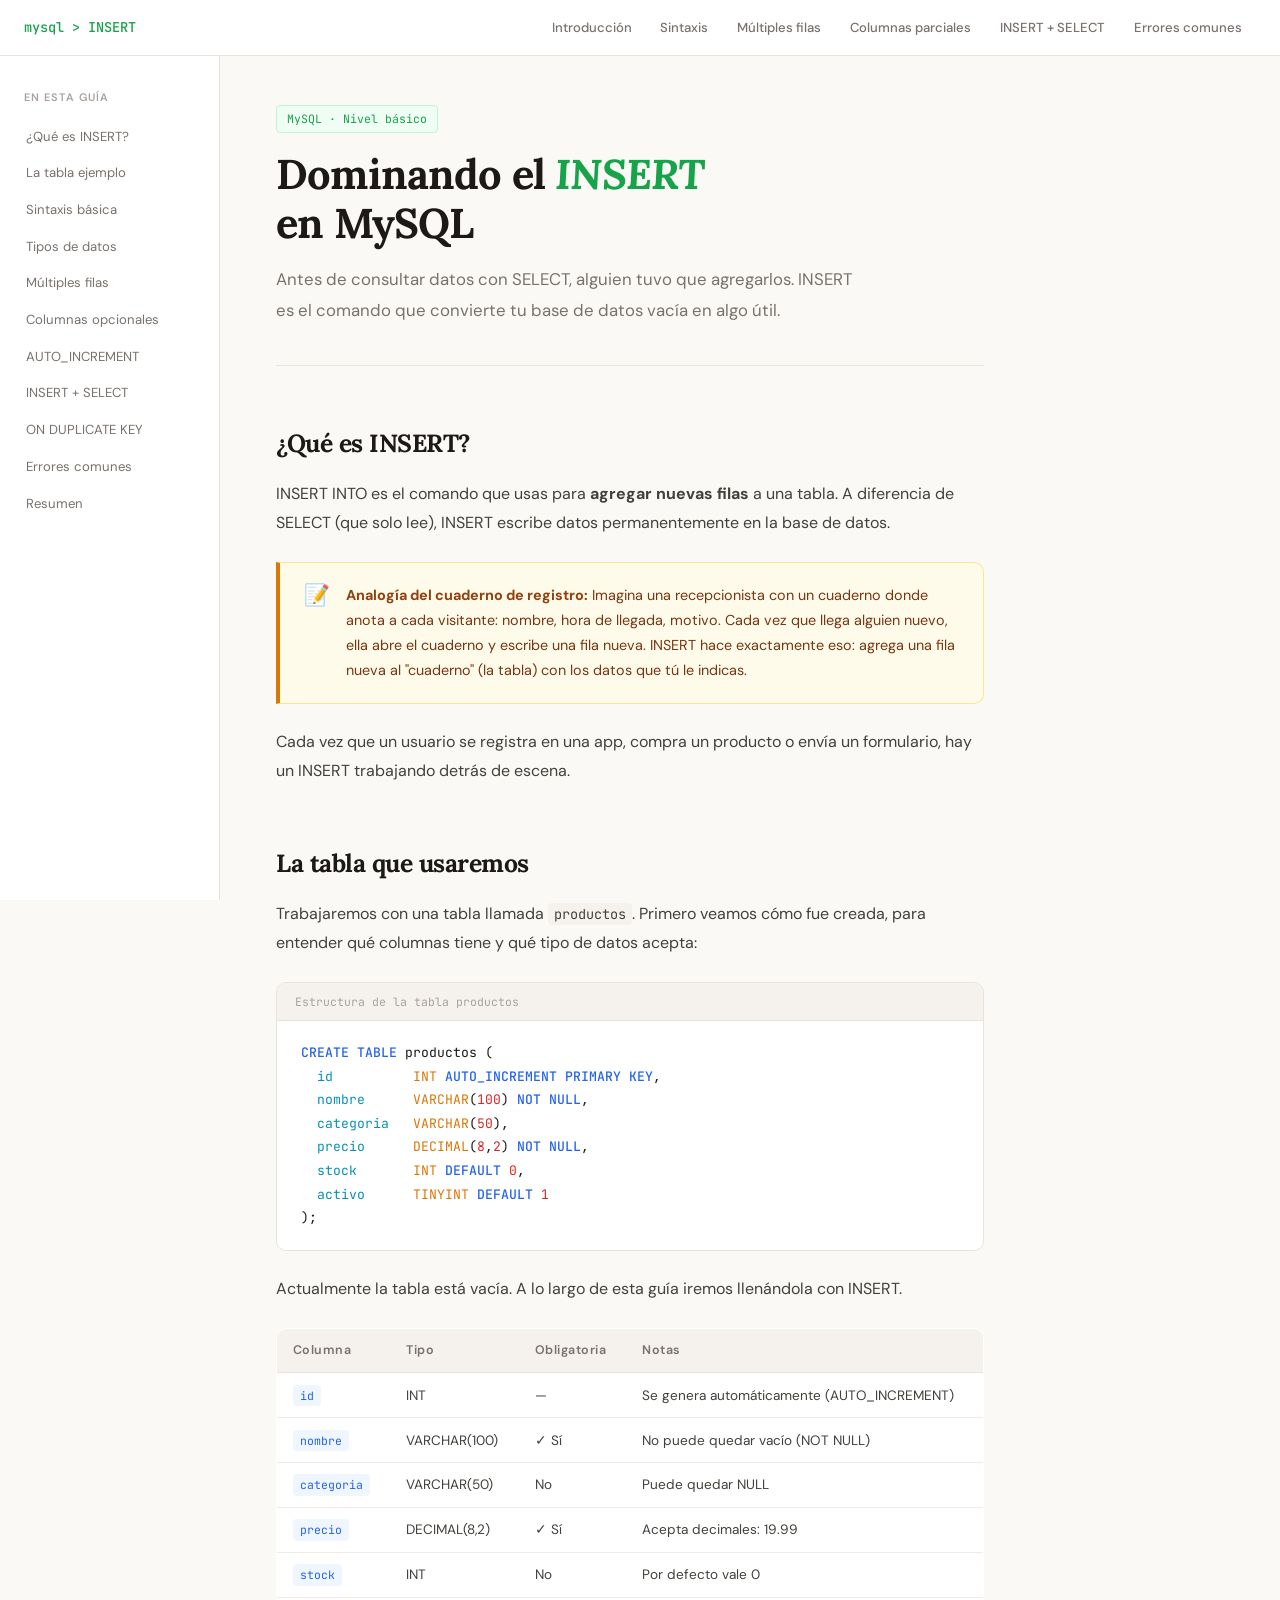
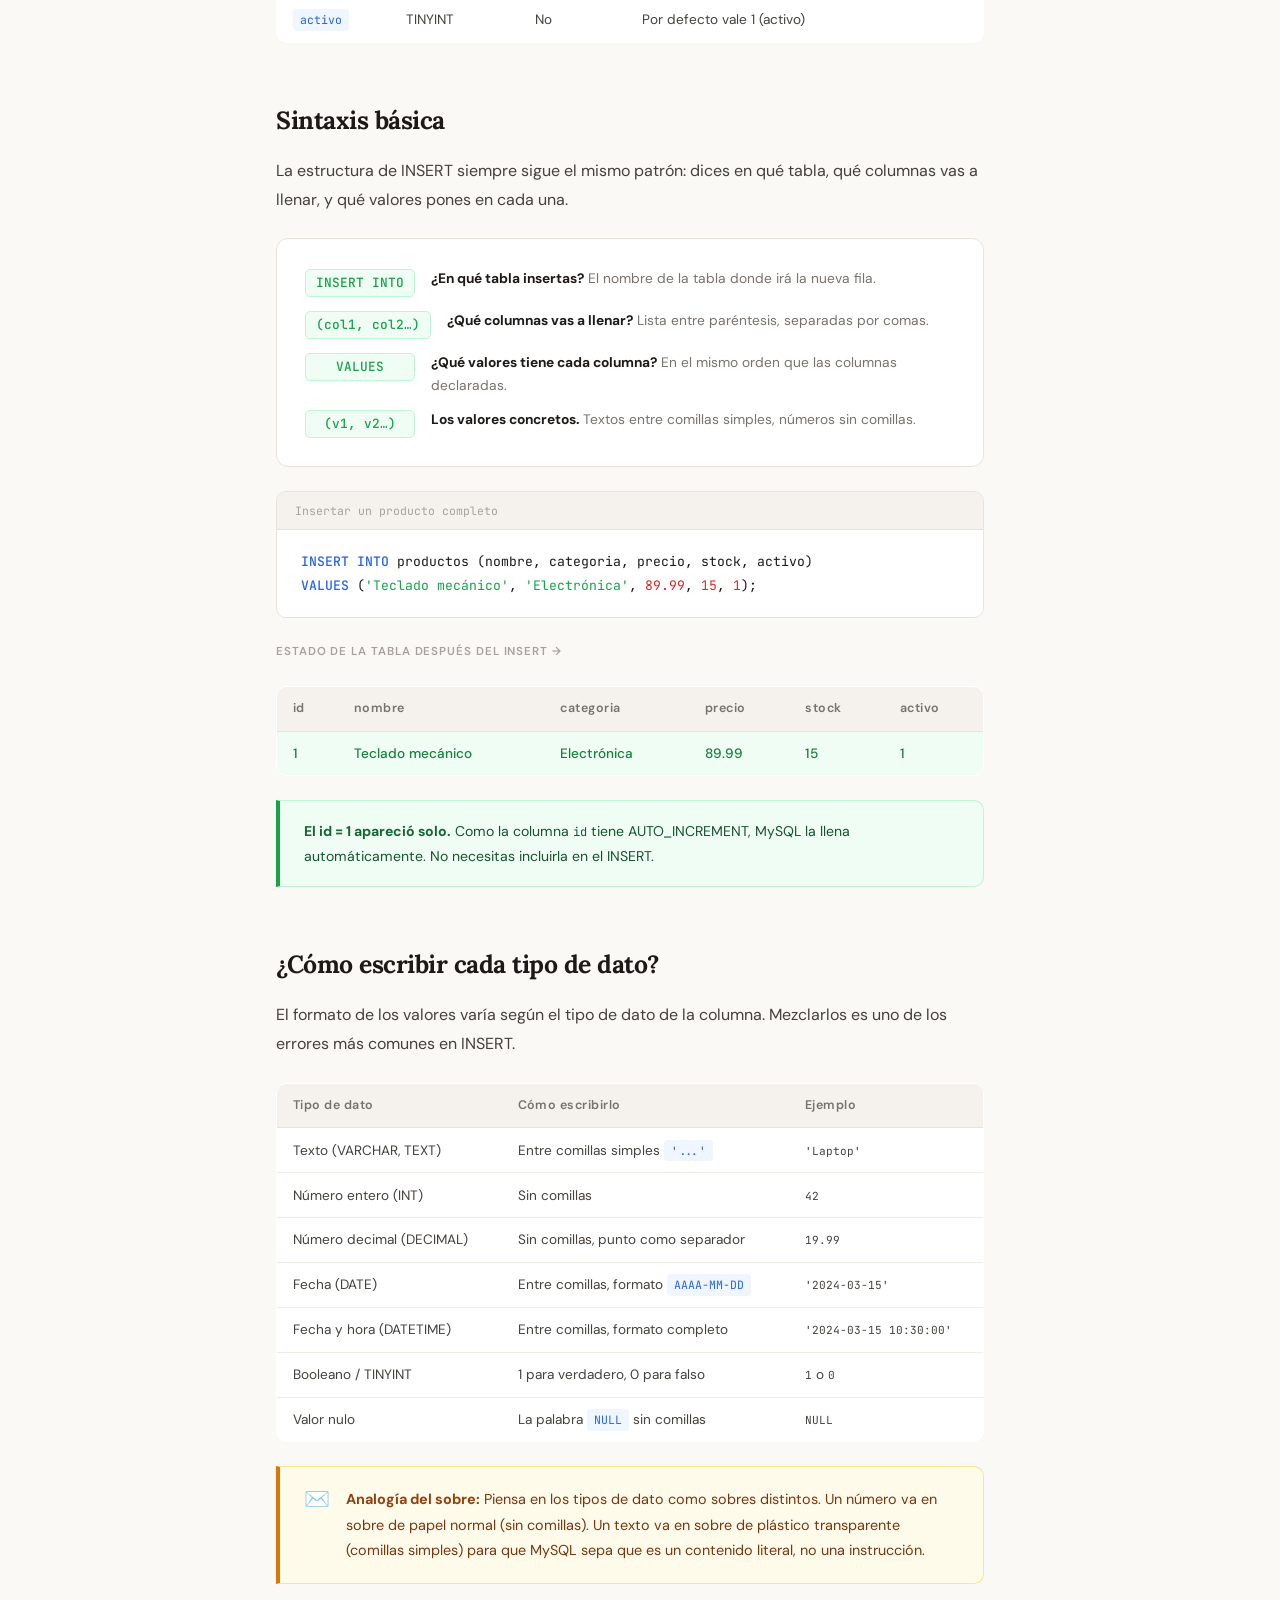
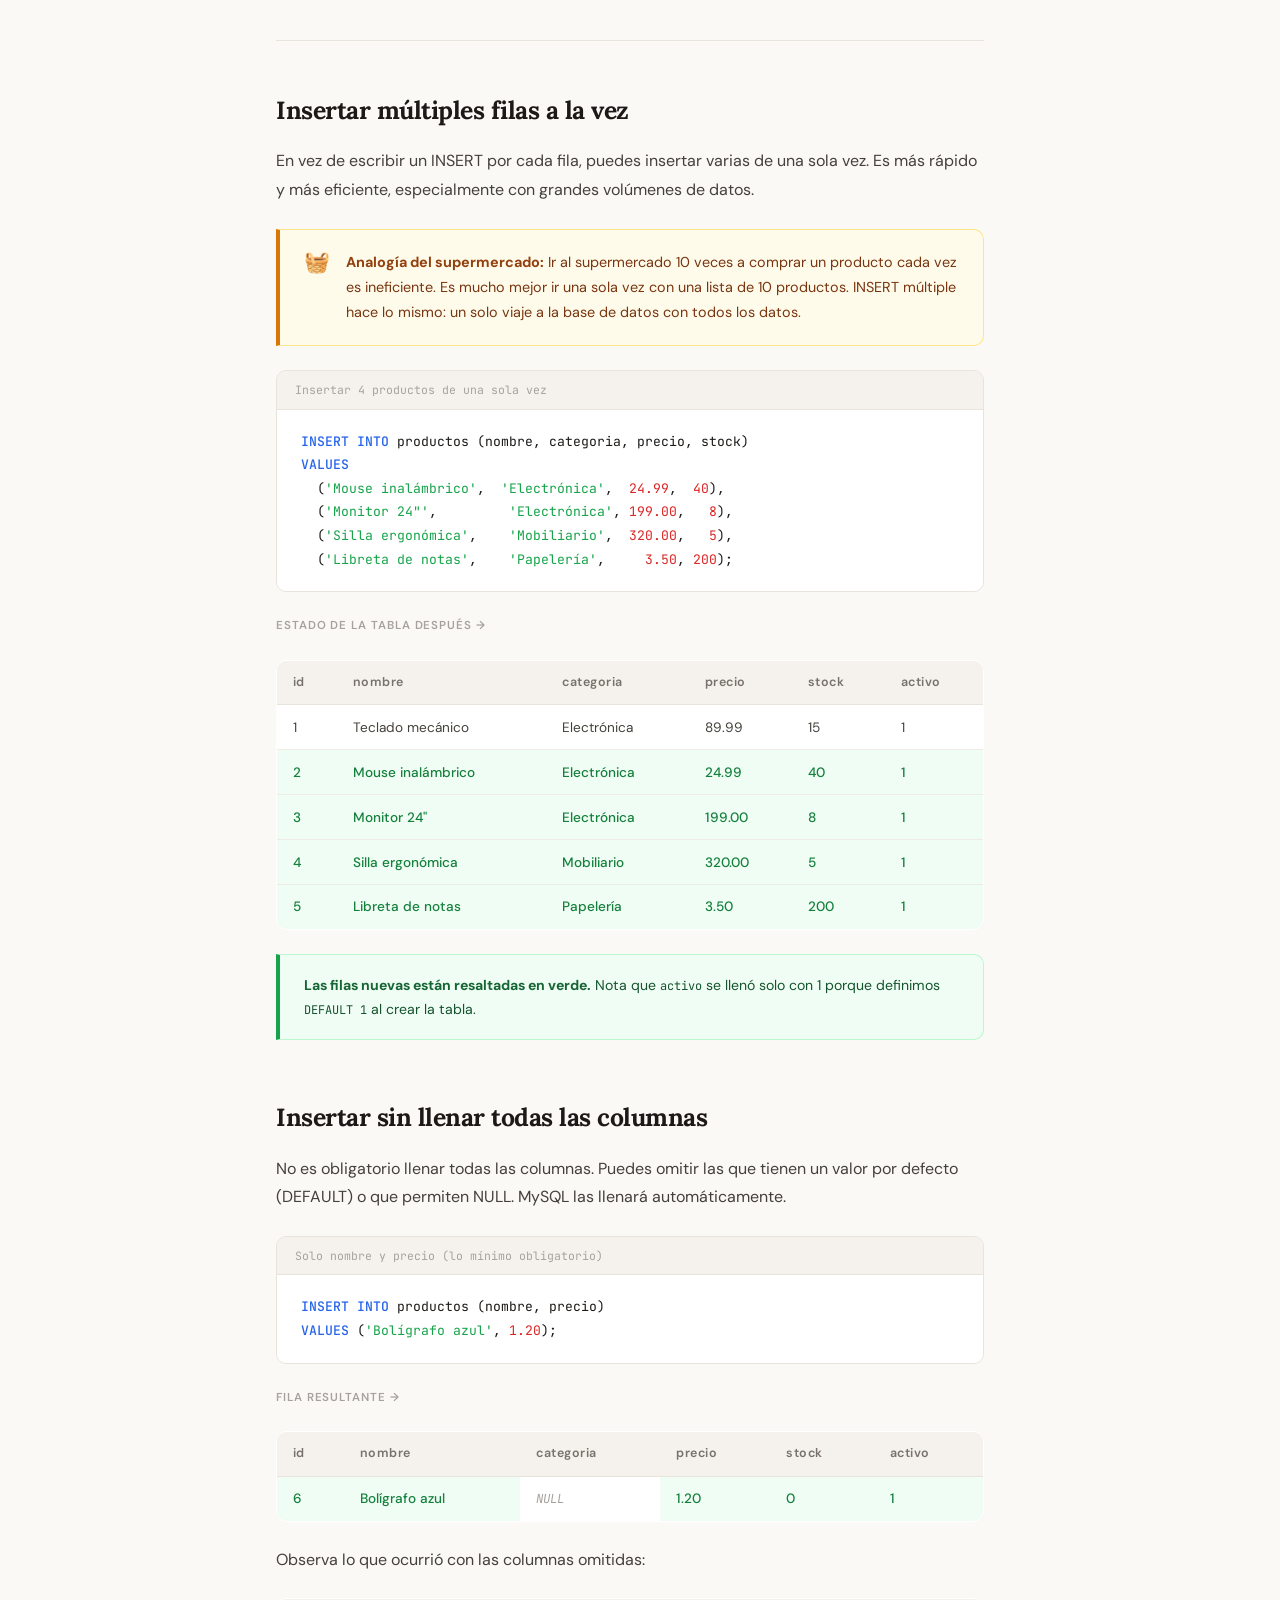
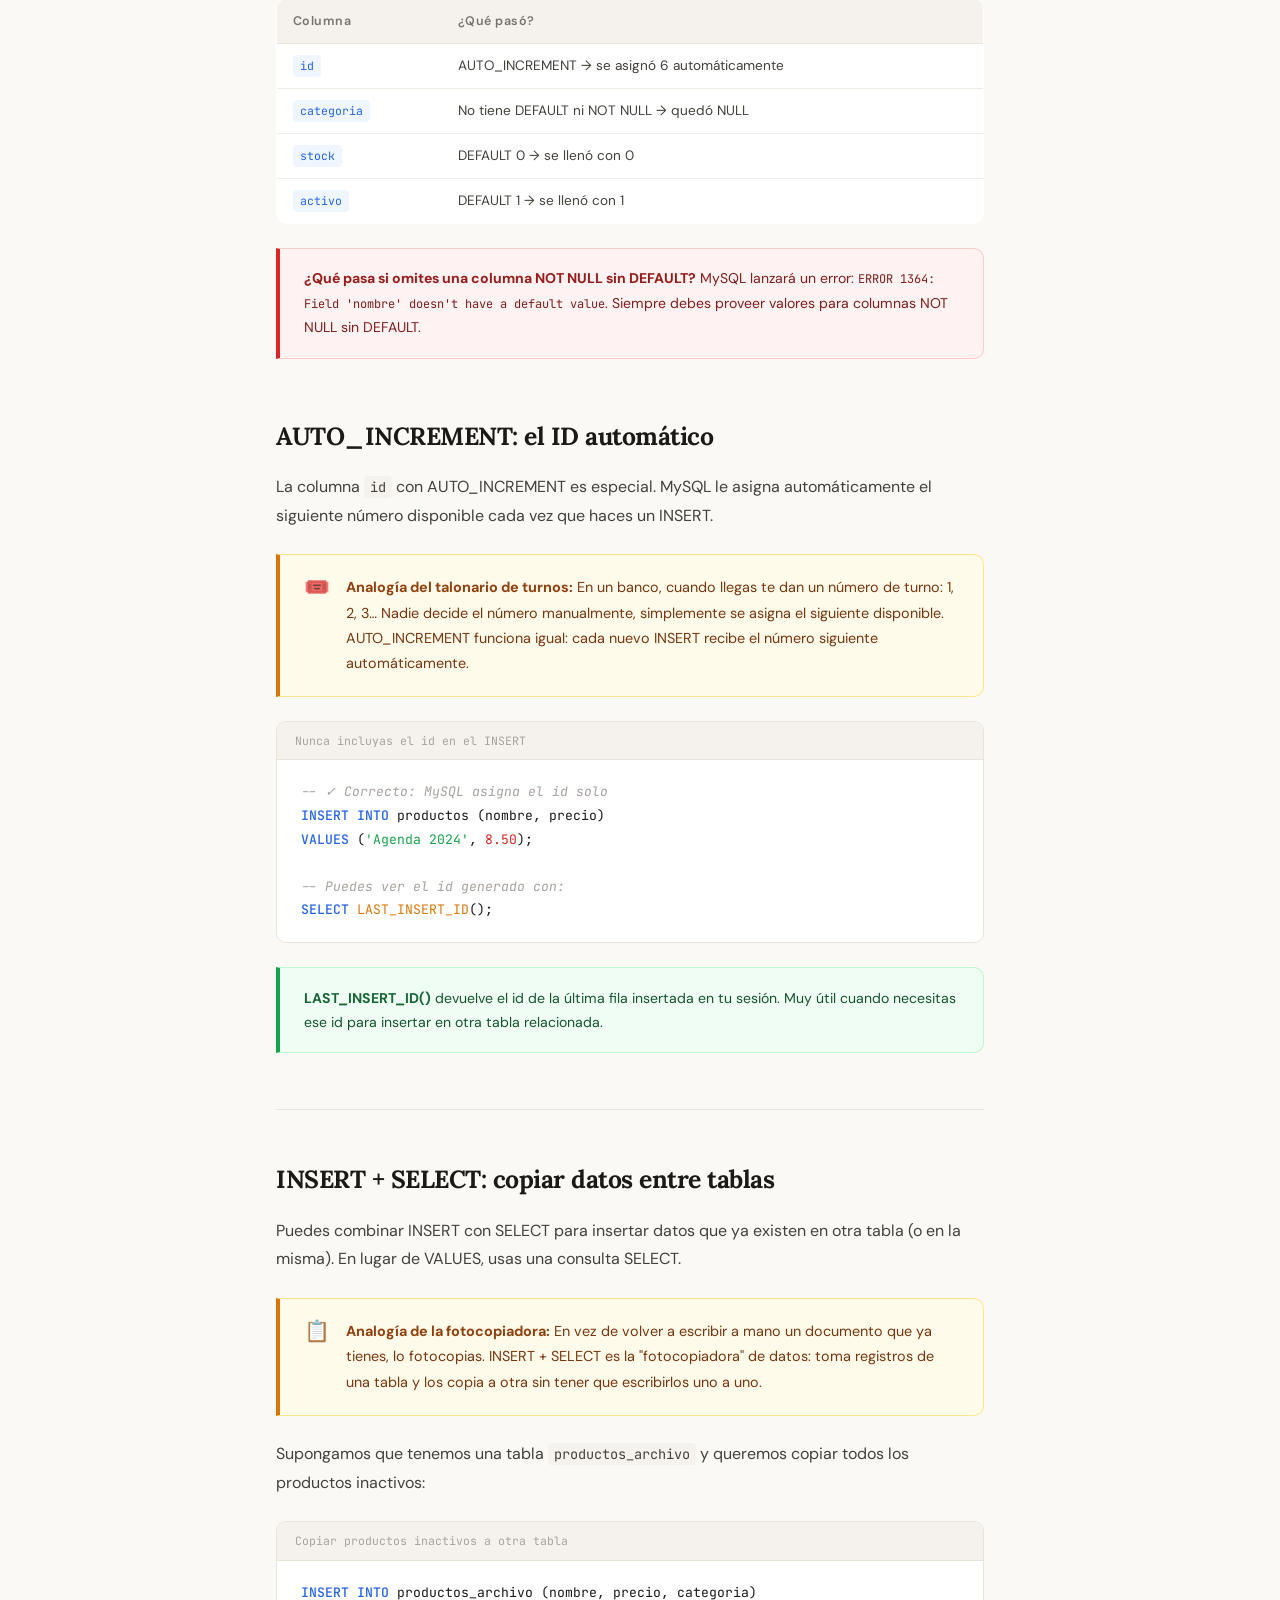
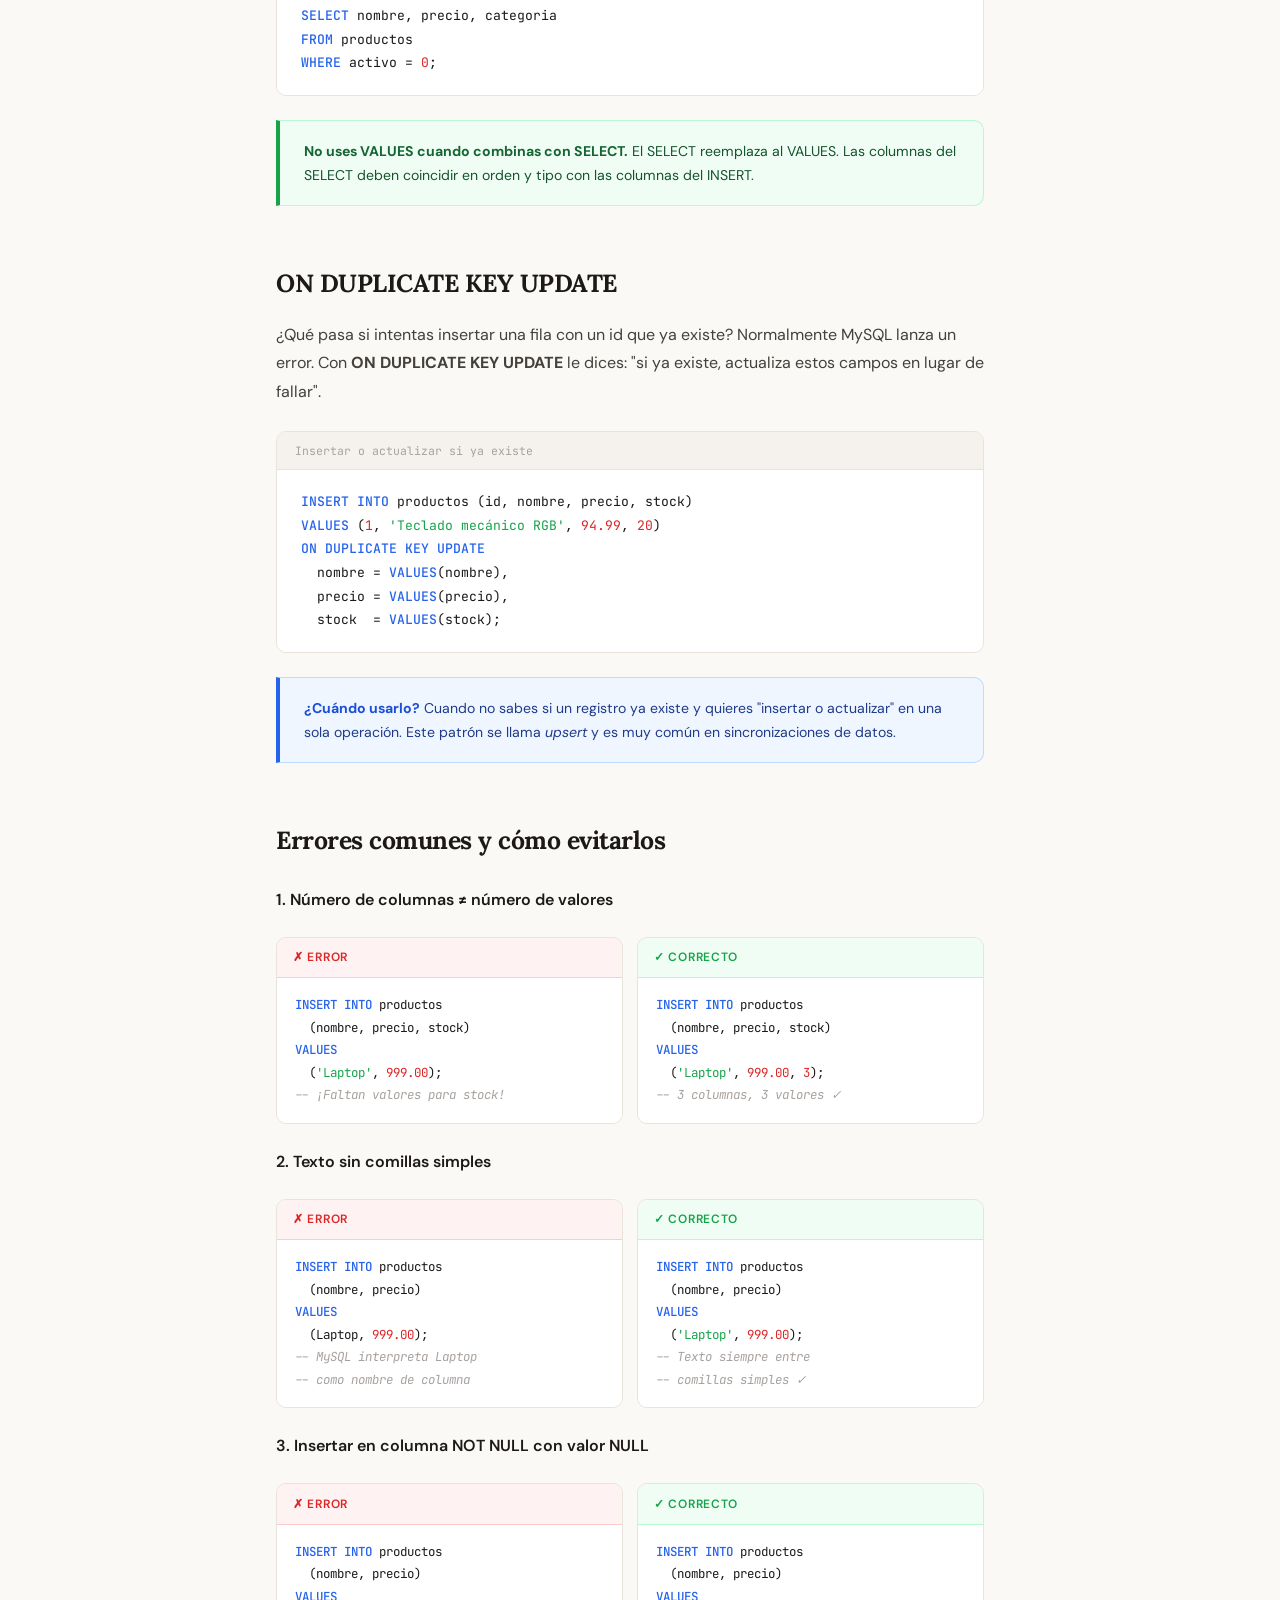
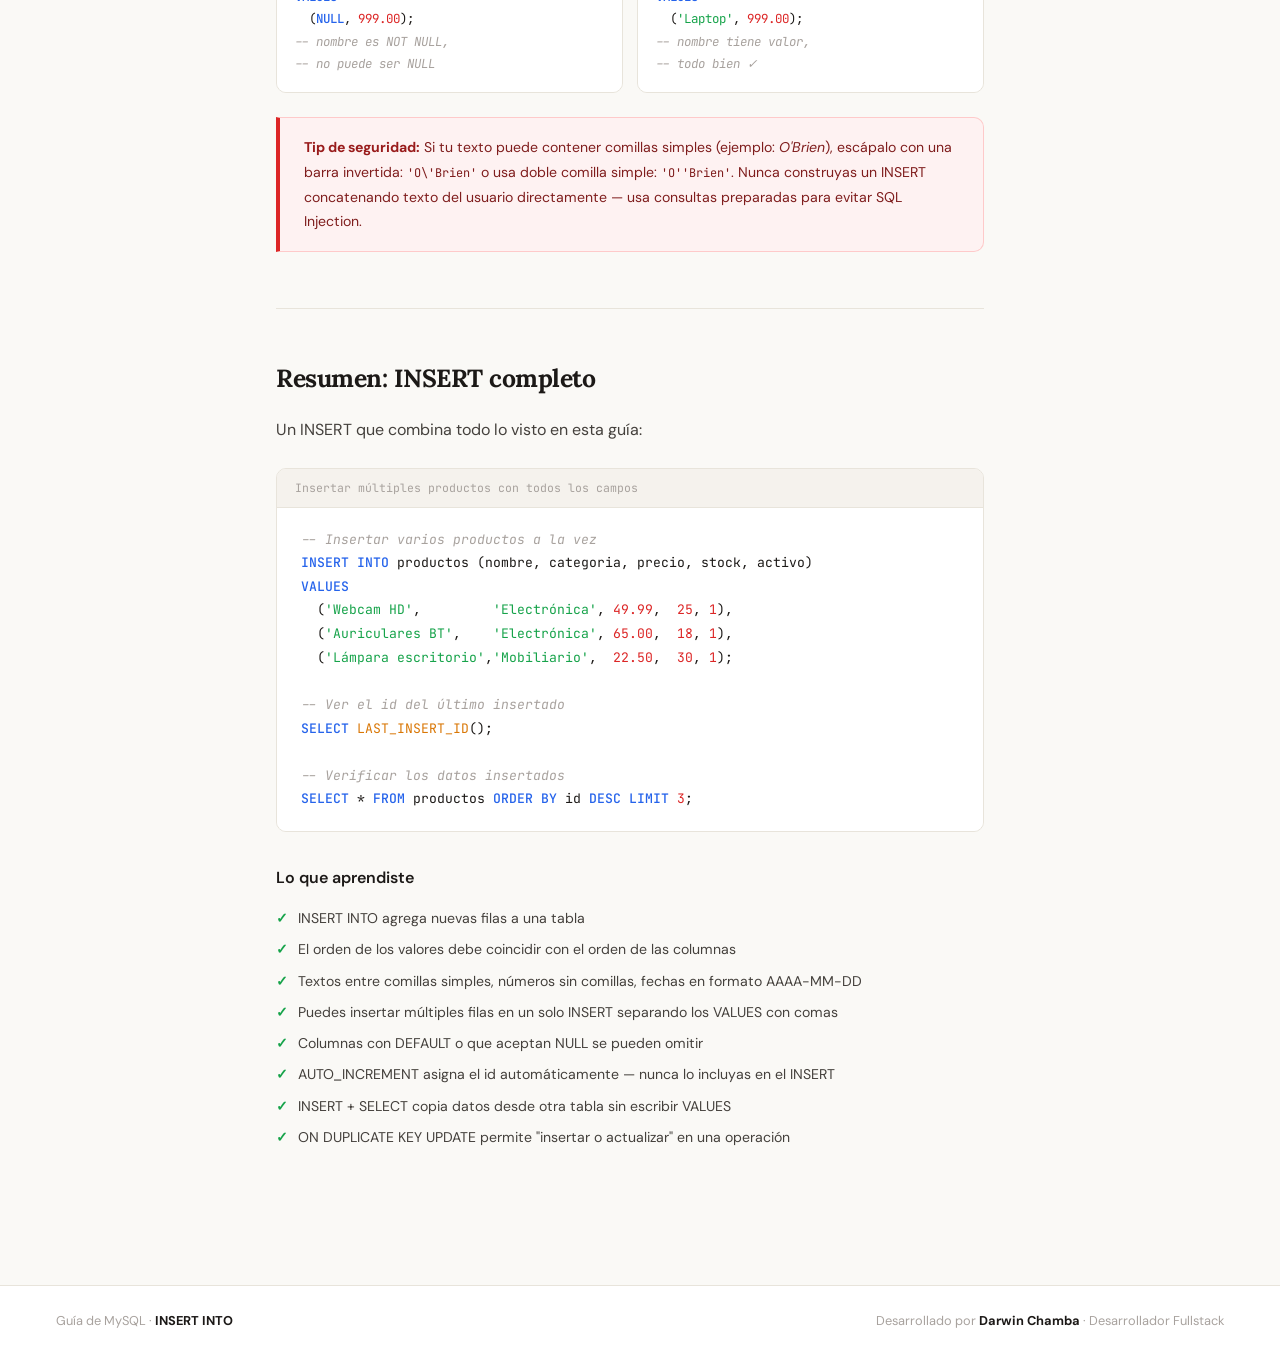
<file: topic/insert.html>
<!DOCTYPE html>
<html lang="es">
<head>
<meta charset="UTF-8">
<meta name="viewport" content="width=device-width, initial-scale=1.0">
<title>INSERT en MySQL — Guía completa</title>
<link href="https://fonts.googleapis.com/css2?family=Lora:ital,wght@0,400;0,600;0,700;1,400&family=DM+Sans:wght@400;500;600&family=JetBrains+Mono:wght@400;500&display=swap" rel="stylesheet">
<link rel="stylesheet" href="../style/style_insert.css">
</head>
<body>

<nav>
  <div class="nav-logo">mysql &gt; INSERT</div>
  <ul class="nav-links">
    <li><a href="#intro">Introducción</a></li>
    <li><a href="#sintaxis">Sintaxis</a></li>
    <li><a href="#multiple">Múltiples filas</a></li>
    <li><a href="#parcial">Columnas parciales</a></li>
    <li><a href="#select">INSERT + SELECT</a></li>
    <li><a href="#errores">Errores comunes</a></li>
  </ul>
</nav>

<div class="page">

  <aside>
    <div class="aside-title">En esta guía</div>
    <ul class="aside-links">
      <li><a href="#intro">¿Qué es INSERT?</a></li>
      <li><a href="#tabla">La tabla ejemplo</a></li>
      <li><a href="#sintaxis">Sintaxis básica</a></li>
      <li><a href="#tipos">Tipos de datos</a></li>
      <li><a href="#multiple">Múltiples filas</a></li>
      <li><a href="#parcial">Columnas opcionales</a></li>
      <li><a href="#autoincrement">AUTO_INCREMENT</a></li>
      <li><a href="#select">INSERT + SELECT</a></li>
      <li><a href="#duplicado">ON DUPLICATE KEY</a></li>
      <li><a href="#errores">Errores comunes</a></li>
      <li><a href="#resumen">Resumen</a></li>
    </ul>
  </aside>

  <article>

    <div class="hero">
      <div class="hero-tag">MySQL · Nivel básico</div>
      <h1>Dominando el <em>INSERT</em><br>en MySQL</h1>
      <p class="hero-lead">Antes de consultar datos con SELECT, alguien tuvo que agregarlos. INSERT es el comando que convierte tu base de datos vacía en algo útil.</p>
    </div>

    <span class="section-anchor" id="intro"></span>
    <div class="section">
      <h2>¿Qué es INSERT?</h2>
      <p>INSERT INTO es el comando que usas para <strong>agregar nuevas filas</strong> a una tabla. A diferencia de SELECT (que solo lee), INSERT escribe datos permanentemente en la base de datos.</p>
      <div class="analogy">
        <div class="analogy-icon">📝</div>
        <div class="analogy-text">
          <strong>Analogía del cuaderno de registro:</strong> Imagina una recepcionista con un cuaderno donde anota a cada visitante: nombre, hora de llegada, motivo. Cada vez que llega alguien nuevo, ella abre el cuaderno y escribe una fila nueva. INSERT hace exactamente eso: agrega una fila nueva al "cuaderno" (la tabla) con los datos que tú le indicas.
        </div>
      </div>
      <p>Cada vez que un usuario se registra en una app, compra un producto o envía un formulario, hay un INSERT trabajando detrás de escena.</p>
    </div>

    <span class="section-anchor" id="tabla"></span>
    <div class="section">
      <h2>La tabla que usaremos</h2>
      <p>Trabajaremos con una tabla llamada <code style="font-family:var(--mono);font-size:0.85em;background:#f5f2ed;padding:2px 6px;border-radius:4px">productos</code>. Primero veamos cómo fue creada, para entender qué columnas tiene y qué tipo de datos acepta:</p>
      <div class="code-block">
        <div class="code-header"><span class="code-label">Estructura de la tabla productos</span></div>
        <div class="code-body"><span class="kw">CREATE TABLE</span> productos (
  <span class="col">id</span>          <span class="fn">INT</span> <span class="kw">AUTO_INCREMENT PRIMARY KEY</span>,
  <span class="col">nombre</span>      <span class="fn">VARCHAR</span>(<span class="num">100</span>) <span class="kw">NOT NULL</span>,
  <span class="col">categoria</span>   <span class="fn">VARCHAR</span>(<span class="num">50</span>),
  <span class="col">precio</span>      <span class="fn">DECIMAL</span>(<span class="num">8</span>,<span class="num">2</span>) <span class="kw">NOT NULL</span>,
  <span class="col">stock</span>       <span class="fn">INT</span> <span class="kw">DEFAULT</span> <span class="num">0</span>,
  <span class="col">activo</span>      <span class="fn">TINYINT</span> <span class="kw">DEFAULT</span> <span class="num">1</span>
);</div>
      </div>
      <p>Actualmente la tabla está vacía. A lo largo de esta guía iremos llenándola con INSERT.</p>
      <div class="table-wrap">
        <table>
          <thead><tr><th>Columna</th><th>Tipo</th><th>Obligatoria</th><th>Notas</th></tr></thead>
          <tbody>
            <tr><td><span class="tag">id</span></td><td>INT</td><td>—</td><td>Se genera automáticamente (AUTO_INCREMENT)</td></tr>
            <tr><td><span class="tag">nombre</span></td><td>VARCHAR(100)</td><td>✓ Sí</td><td>No puede quedar vacío (NOT NULL)</td></tr>
            <tr><td><span class="tag">categoria</span></td><td>VARCHAR(50)</td><td>No</td><td>Puede quedar NULL</td></tr>
            <tr><td><span class="tag">precio</span></td><td>DECIMAL(8,2)</td><td>✓ Sí</td><td>Acepta decimales: 19.99</td></tr>
            <tr><td><span class="tag">stock</span></td><td>INT</td><td>No</td><td>Por defecto vale 0</td></tr>
            <tr><td><span class="tag">activo</span></td><td>TINYINT</td><td>No</td><td>Por defecto vale 1 (activo)</td></tr>
          </tbody>
        </table>
      </div>
    </div>

    <span class="section-anchor" id="sintaxis"></span>
    <div class="section">
      <h2>Sintaxis básica</h2>
      <p>La estructura de INSERT siempre sigue el mismo patrón: dices en qué tabla, qué columnas vas a llenar, y qué valores pones en cada una.</p>
      <div class="anatomy">
        <div class="anatomy-row">
          <div class="anatomy-kw">INSERT INTO</div>
          <div class="anatomy-desc"><strong>¿En qué tabla insertas?</strong> El nombre de la tabla donde irá la nueva fila.</div>
        </div>
        <div class="anatomy-row">
          <div class="anatomy-kw">(col1, col2…)</div>
          <div class="anatomy-desc"><strong>¿Qué columnas vas a llenar?</strong> Lista entre paréntesis, separadas por comas.</div>
        </div>
        <div class="anatomy-row">
          <div class="anatomy-kw">VALUES</div>
          <div class="anatomy-desc"><strong>¿Qué valores tiene cada columna?</strong> En el mismo orden que las columnas declaradas.</div>
        </div>
        <div class="anatomy-row">
          <div class="anatomy-kw">(v1, v2…)</div>
          <div class="anatomy-desc"><strong>Los valores concretos.</strong> Textos entre comillas simples, números sin comillas.</div>
        </div>
      </div>
      <div class="code-block">
        <div class="code-header"><span class="code-label">Insertar un producto completo</span></div>
        <div class="code-body"><span class="kw">INSERT INTO</span> productos (nombre, categoria, precio, stock, activo)
<span class="kw">VALUES</span> (<span class="str">'Teclado mecánico'</span>, <span class="str">'Electrónica'</span>, <span class="num">89.99</span>, <span class="num">15</span>, <span class="num">1</span>);</div>
      </div>
      <div class="result-label">Estado de la tabla después del INSERT →</div>
      <div class="table-wrap">
        <table>
          <thead><tr><th>id</th><th>nombre</th><th>categoria</th><th>precio</th><th>stock</th><th>activo</th></tr></thead>
          <tbody>
            <tr>
              <td class="new">1</td><td class="new">Teclado mecánico</td>
              <td class="new">Electrónica</td><td class="new">89.99</td>
              <td class="new">15</td><td class="new">1</td>
            </tr>
          </tbody>
        </table>
      </div>
      <div class="tip"><strong>El id = 1 apareció solo.</strong> Como la columna <code style="font-family:var(--mono);font-size:0.85em">id</code> tiene AUTO_INCREMENT, MySQL la llena automáticamente. No necesitas incluirla en el INSERT.</div>
    </div>

    <span class="section-anchor" id="tipos"></span>
    <div class="section">
      <h2>¿Cómo escribir cada tipo de dato?</h2>
      <p>El formato de los valores varía según el tipo de dato de la columna. Mezclarlos es uno de los errores más comunes en INSERT.</p>
      <div class="table-wrap">
        <table>
          <thead><tr><th>Tipo de dato</th><th>Cómo escribirlo</th><th>Ejemplo</th></tr></thead>
          <tbody>
            <tr><td>Texto (VARCHAR, TEXT)</td><td>Entre comillas simples <span class="tag">'...'</span></td><td><code style="font-family:var(--mono);font-size:0.82em">'Laptop'</code></td></tr>
            <tr><td>Número entero (INT)</td><td>Sin comillas</td><td><code style="font-family:var(--mono);font-size:0.82em">42</code></td></tr>
            <tr><td>Número decimal (DECIMAL)</td><td>Sin comillas, punto como separador</td><td><code style="font-family:var(--mono);font-size:0.82em">19.99</code></td></tr>
            <tr><td>Fecha (DATE)</td><td>Entre comillas, formato <span class="tag">AAAA-MM-DD</span></td><td><code style="font-family:var(--mono);font-size:0.82em">'2024-03-15'</code></td></tr>
            <tr><td>Fecha y hora (DATETIME)</td><td>Entre comillas, formato completo</td><td><code style="font-family:var(--mono);font-size:0.82em">'2024-03-15 10:30:00'</code></td></tr>
            <tr><td>Booleano / TINYINT</td><td>1 para verdadero, 0 para falso</td><td><code style="font-family:var(--mono);font-size:0.82em">1</code> o <code style="font-family:var(--mono);font-size:0.82em">0</code></td></tr>
            <tr><td>Valor nulo</td><td>La palabra <span class="tag">NULL</span> sin comillas</td><td><code style="font-family:var(--mono);font-size:0.82em">NULL</code></td></tr>
          </tbody>
        </table>
      </div>
      <div class="analogy">
        <div class="analogy-icon">✉️</div>
        <div class="analogy-text">
          <strong>Analogía del sobre:</strong> Piensa en los tipos de dato como sobres distintos. Un número va en sobre de papel normal (sin comillas). Un texto va en sobre de plástico transparente (comillas simples) para que MySQL sepa que es un contenido literal, no una instrucción.
        </div>
      </div>
    </div>

    <hr>

    <span class="section-anchor" id="multiple"></span>
    <div class="section">
      <h2>Insertar múltiples filas a la vez</h2>
      <p>En vez de escribir un INSERT por cada fila, puedes insertar varias de una sola vez. Es más rápido y más eficiente, especialmente con grandes volúmenes de datos.</p>
      <div class="analogy">
        <div class="analogy-icon">🧺</div>
        <div class="analogy-text">
          <strong>Analogía del supermercado:</strong> Ir al supermercado 10 veces a comprar un producto cada vez es ineficiente. Es mucho mejor ir una sola vez con una lista de 10 productos. INSERT múltiple hace lo mismo: un solo viaje a la base de datos con todos los datos.
        </div>
      </div>
      <div class="code-block">
        <div class="code-header"><span class="code-label">Insertar 4 productos de una sola vez</span></div>
        <div class="code-body"><span class="kw">INSERT INTO</span> productos (nombre, categoria, precio, stock)
<span class="kw">VALUES</span>
  (<span class="str">'Mouse inalámbrico'</span>,  <span class="str">'Electrónica'</span>,  <span class="num">24.99</span>,  <span class="num">40</span>),
  (<span class="str">'Monitor 24"'</span>,         <span class="str">'Electrónica'</span>, <span class="num">199.00</span>,   <span class="num">8</span>),
  (<span class="str">'Silla ergonómica'</span>,    <span class="str">'Mobiliario'</span>,  <span class="num">320.00</span>,   <span class="num">5</span>),
  (<span class="str">'Libreta de notas'</span>,    <span class="str">'Papelería'</span>,     <span class="num">3.50</span>, <span class="num">200</span>);</div>
      </div>
      <div class="result-label">Estado de la tabla después →</div>
      <div class="table-wrap">
        <table>
          <thead><tr><th>id</th><th>nombre</th><th>categoria</th><th>precio</th><th>stock</th><th>activo</th></tr></thead>
          <tbody>
            <tr><td>1</td><td>Teclado mecánico</td><td>Electrónica</td><td>89.99</td><td>15</td><td>1</td></tr>
            <tr><td class="new">2</td><td class="new">Mouse inalámbrico</td><td class="new">Electrónica</td><td class="new">24.99</td><td class="new">40</td><td class="new">1</td></tr>
            <tr><td class="new">3</td><td class="new">Monitor 24"</td><td class="new">Electrónica</td><td class="new">199.00</td><td class="new">8</td><td class="new">1</td></tr>
            <tr><td class="new">4</td><td class="new">Silla ergonómica</td><td class="new">Mobiliario</td><td class="new">320.00</td><td class="new">5</td><td class="new">1</td></tr>
            <tr><td class="new">5</td><td class="new">Libreta de notas</td><td class="new">Papelería</td><td class="new">3.50</td><td class="new">200</td><td class="new">1</td></tr>
          </tbody>
        </table>
      </div>
      <div class="tip"><strong>Las filas nuevas están resaltadas en verde.</strong> Nota que <code style="font-family:var(--mono);font-size:0.85em">activo</code> se llenó solo con 1 porque definimos <code style="font-family:var(--mono);font-size:0.85em">DEFAULT 1</code> al crear la tabla.</div>
    </div>

    <span class="section-anchor" id="parcial"></span>
    <div class="section">
      <h2>Insertar sin llenar todas las columnas</h2>
      <p>No es obligatorio llenar todas las columnas. Puedes omitir las que tienen un valor por defecto (DEFAULT) o que permiten NULL. MySQL las llenará automáticamente.</p>
      <div class="code-block">
        <div class="code-header"><span class="code-label">Solo nombre y precio (lo mínimo obligatorio)</span></div>
        <div class="code-body"><span class="kw">INSERT INTO</span> productos (nombre, precio)
<span class="kw">VALUES</span> (<span class="str">'Bolígrafo azul'</span>, <span class="num">1.20</span>);</div>
      </div>
      <div class="result-label">Fila resultante →</div>
      <div class="table-wrap">
        <table>
          <thead><tr><th>id</th><th>nombre</th><th>categoria</th><th>precio</th><th>stock</th><th>activo</th></tr></thead>
          <tbody>
            <tr>
              <td class="new">6</td><td class="new">Bolígrafo azul</td>
              <td class="null">NULL</td><td class="new">1.20</td>
              <td class="new">0</td><td class="new">1</td>
            </tr>
          </tbody>
        </table>
      </div>
      <p>Observa lo que ocurrió con las columnas omitidas:</p>
      <div class="table-wrap">
        <table>
          <thead><tr><th>Columna</th><th>¿Qué pasó?</th></tr></thead>
          <tbody>
            <tr><td><span class="tag">id</span></td><td>AUTO_INCREMENT → se asignó 6 automáticamente</td></tr>
            <tr><td><span class="tag">categoria</span></td><td>No tiene DEFAULT ni NOT NULL → quedó NULL</td></tr>
            <tr><td><span class="tag">stock</span></td><td>DEFAULT 0 → se llenó con 0</td></tr>
            <tr><td><span class="tag">activo</span></td><td>DEFAULT 1 → se llenó con 1</td></tr>
          </tbody>
        </table>
      </div>
      <div class="warning"><strong>¿Qué pasa si omites una columna NOT NULL sin DEFAULT?</strong> MySQL lanzará un error: <code style="font-family:var(--mono);font-size:0.85em">ERROR 1364: Field 'nombre' doesn't have a default value</code>. Siempre debes proveer valores para columnas NOT NULL sin DEFAULT.</div>
    </div>

    <span class="section-anchor" id="autoincrement"></span>
    <div class="section">
      <h2>AUTO_INCREMENT: el ID automático</h2>
      <p>La columna <code style="font-family:var(--mono);font-size:0.85em;background:#f5f2ed;padding:2px 6px;border-radius:4px">id</code> con AUTO_INCREMENT es especial. MySQL le asigna automáticamente el siguiente número disponible cada vez que haces un INSERT.</p>
      <div class="analogy">
        <div class="analogy-icon">🎟️</div>
        <div class="analogy-text">
          <strong>Analogía del talonario de turnos:</strong> En un banco, cuando llegas te dan un número de turno: 1, 2, 3… Nadie decide el número manualmente, simplemente se asigna el siguiente disponible. AUTO_INCREMENT funciona igual: cada nuevo INSERT recibe el número siguiente automáticamente.
        </div>
      </div>
      <div class="code-block">
        <div class="code-header"><span class="code-label">Nunca incluyas el id en el INSERT</span></div>
        <div class="code-body"><span class="cm">-- ✓ Correcto: MySQL asigna el id solo</span>
<span class="kw">INSERT INTO</span> productos (nombre, precio)
<span class="kw">VALUES</span> (<span class="str">'Agenda 2024'</span>, <span class="num">8.50</span>);

<span class="cm">-- Puedes ver el id generado con:</span>
<span class="kw">SELECT</span> <span class="fn">LAST_INSERT_ID</span>();</div>
      </div>
      <div class="tip"><strong>LAST_INSERT_ID()</strong> devuelve el id de la última fila insertada en tu sesión. Muy útil cuando necesitas ese id para insertar en otra tabla relacionada.</div>
    </div>

    <hr>

    <span class="section-anchor" id="select"></span>
    <div class="section">
      <h2>INSERT + SELECT: copiar datos entre tablas</h2>
      <p>Puedes combinar INSERT con SELECT para insertar datos que ya existen en otra tabla (o en la misma). En lugar de VALUES, usas una consulta SELECT.</p>
      <div class="analogy">
        <div class="analogy-icon">📋</div>
        <div class="analogy-text">
          <strong>Analogía de la fotocopiadora:</strong> En vez de volver a escribir a mano un documento que ya tienes, lo fotocopias. INSERT + SELECT es la "fotocopiadora" de datos: toma registros de una tabla y los copia a otra sin tener que escribirlos uno a uno.
        </div>
      </div>
      <p>Supongamos que tenemos una tabla <code style="font-family:var(--mono);font-size:0.85em;background:#f5f2ed;padding:2px 6px;border-radius:4px">productos_archivo</code> y queremos copiar todos los productos inactivos:</p>
      <div class="code-block">
        <div class="code-header"><span class="code-label">Copiar productos inactivos a otra tabla</span></div>
        <div class="code-body"><span class="kw">INSERT INTO</span> productos_archivo (nombre, precio, categoria)
<span class="kw">SELECT</span> nombre, precio, categoria
<span class="kw">FROM</span> productos
<span class="kw">WHERE</span> activo = <span class="num">0</span>;</div>
      </div>
      <div class="tip"><strong>No uses VALUES cuando combinas con SELECT.</strong> El SELECT reemplaza al VALUES. Las columnas del SELECT deben coincidir en orden y tipo con las columnas del INSERT.</div>
    </div>

    <span class="section-anchor" id="duplicado"></span>
    <div class="section">
      <h2>ON DUPLICATE KEY UPDATE</h2>
      <p>¿Qué pasa si intentas insertar una fila con un id que ya existe? Normalmente MySQL lanza un error. Con <strong>ON DUPLICATE KEY UPDATE</strong> le dices: "si ya existe, actualiza estos campos en lugar de fallar".</p>
      <div class="code-block">
        <div class="code-header"><span class="code-label">Insertar o actualizar si ya existe</span></div>
        <div class="code-body"><span class="kw">INSERT INTO</span> productos (id, nombre, precio, stock)
<span class="kw">VALUES</span> (<span class="num">1</span>, <span class="str">'Teclado mecánico RGB'</span>, <span class="num">94.99</span>, <span class="num">20</span>)
<span class="kw">ON DUPLICATE KEY UPDATE</span>
  nombre = <span class="kw">VALUES</span>(nombre),
  precio = <span class="kw">VALUES</span>(precio),
  stock  = <span class="kw">VALUES</span>(stock);</div>
      </div>
      <div class="info"><strong>¿Cuándo usarlo?</strong> Cuando no sabes si un registro ya existe y quieres "insertar o actualizar" en una sola operación. Este patrón se llama <em>upsert</em> y es muy común en sincronizaciones de datos.</div>
    </div>

    <span class="section-anchor" id="errores"></span>
    <div class="section">
      <h2>Errores comunes y cómo evitarlos</h2>

      <h3 style="margin-top:1.5rem">1. Número de columnas ≠ número de valores</h3>
      <div class="compare">
        <div class="compare-box">
          <div class="compare-box-header bad">✗ Error</div>
          <div class="code-body"><span class="kw">INSERT INTO</span> productos
  (nombre, precio, stock)
<span class="kw">VALUES</span>
  (<span class="str">'Laptop'</span>, <span class="num">999.00</span>);
<span class="cm">-- ¡Faltan valores para stock!</span></div>
        </div>
        <div class="compare-box">
          <div class="compare-box-header good">✓ Correcto</div>
          <div class="code-body"><span class="kw">INSERT INTO</span> productos
  (nombre, precio, stock)
<span class="kw">VALUES</span>
  (<span class="str">'Laptop'</span>, <span class="num">999.00</span>, <span class="num">3</span>);
<span class="cm">-- 3 columnas, 3 valores ✓</span></div>
        </div>
      </div>

      <h3 style="margin-top:1.5rem">2. Texto sin comillas simples</h3>
      <div class="compare">
        <div class="compare-box">
          <div class="compare-box-header bad">✗ Error</div>
          <div class="code-body"><span class="kw">INSERT INTO</span> productos
  (nombre, precio)
<span class="kw">VALUES</span>
  (Laptop, <span class="num">999.00</span>);
<span class="cm">-- MySQL interpreta Laptop
-- como nombre de columna</span></div>
        </div>
        <div class="compare-box">
          <div class="compare-box-header good">✓ Correcto</div>
          <div class="code-body"><span class="kw">INSERT INTO</span> productos
  (nombre, precio)
<span class="kw">VALUES</span>
  (<span class="str">'Laptop'</span>, <span class="num">999.00</span>);
<span class="cm">-- Texto siempre entre
-- comillas simples ✓</span></div>
        </div>
      </div>

      <h3 style="margin-top:1.5rem">3. Insertar en columna NOT NULL con valor NULL</h3>
      <div class="compare">
        <div class="compare-box">
          <div class="compare-box-header bad">✗ Error</div>
          <div class="code-body"><span class="kw">INSERT INTO</span> productos
  (nombre, precio)
<span class="kw">VALUES</span>
  (<span class="kw">NULL</span>, <span class="num">999.00</span>);
<span class="cm">-- nombre es NOT NULL,
-- no puede ser NULL</span></div>
        </div>
        <div class="compare-box">
          <div class="compare-box-header good">✓ Correcto</div>
          <div class="code-body"><span class="kw">INSERT INTO</span> productos
  (nombre, precio)
<span class="kw">VALUES</span>
  (<span class="str">'Laptop'</span>, <span class="num">999.00</span>);
<span class="cm">-- nombre tiene valor,
-- todo bien ✓</span></div>
        </div>
      </div>

      <div class="warning" style="margin-top:1.5rem"><strong>Tip de seguridad:</strong> Si tu texto puede contener comillas simples (ejemplo: <em>O'Brien</em>), escápalo con una barra invertida: <code style="font-family:var(--mono);font-size:0.85em">'O\'Brien'</code> o usa doble comilla simple: <code style="font-family:var(--mono);font-size:0.85em">'O''Brien'</code>. Nunca construyas un INSERT concatenando texto del usuario directamente — usa consultas preparadas para evitar SQL Injection.</div>
    </div>

    <hr>

    <span class="section-anchor" id="resumen"></span>
    <div class="section">
      <h2>Resumen: INSERT completo</h2>
      <p>Un INSERT que combina todo lo visto en esta guía:</p>
      <div class="code-block">
        <div class="code-header"><span class="code-label">Insertar múltiples productos con todos los campos</span></div>
        <div class="code-body"><span class="cm">-- Insertar varios productos a la vez</span>
<span class="kw">INSERT INTO</span> productos (nombre, categoria, precio, stock, activo)
<span class="kw">VALUES</span>
  (<span class="str">'Webcam HD'</span>,         <span class="str">'Electrónica'</span>, <span class="num">49.99</span>,  <span class="num">25</span>, <span class="num">1</span>),
  (<span class="str">'Auriculares BT'</span>,    <span class="str">'Electrónica'</span>, <span class="num">65.00</span>,  <span class="num">18</span>, <span class="num">1</span>),
  (<span class="str">'Lámpara escritorio'</span>,<span class="str">'Mobiliario'</span>,  <span class="num">22.50</span>,  <span class="num">30</span>, <span class="num">1</span>);

<span class="cm">-- Ver el id del último insertado</span>
<span class="kw">SELECT</span> <span class="fn">LAST_INSERT_ID</span>();

<span class="cm">-- Verificar los datos insertados</span>
<span class="kw">SELECT</span> * <span class="kw">FROM</span> productos <span class="kw">ORDER BY</span> id <span class="kw">DESC</span> <span class="kw">LIMIT</span> <span class="num">3</span>;</div>
      </div>
      <h3 style="margin-top:2rem">Lo que aprendiste</h3>
      <ul class="checklist">
        <li>INSERT INTO agrega nuevas filas a una tabla</li>
        <li>El orden de los valores debe coincidir con el orden de las columnas</li>
        <li>Textos entre comillas simples, números sin comillas, fechas en formato AAAA-MM-DD</li>
        <li>Puedes insertar múltiples filas en un solo INSERT separando los VALUES con comas</li>
        <li>Columnas con DEFAULT o que aceptan NULL se pueden omitir</li>
        <li>AUTO_INCREMENT asigna el id automáticamente — nunca lo incluyas en el INSERT</li>
        <li>INSERT + SELECT copia datos desde otra tabla sin escribir VALUES</li>
        <li>ON DUPLICATE KEY UPDATE permite "insertar o actualizar" en una operación</li>
      </ul>
    </div>

  </article>
</div>

<footer>
  <div>Guía de MySQL · <strong>INSERT INTO</strong></div>
  <div>Desarrollado por <strong>Darwin Chamba</strong> · Desarrollador Fullstack</div>
</footer>

<script>
  const links = document.querySelectorAll('.aside-links a');
  const sections = document.querySelectorAll('.section-anchor');
  window.addEventListener('scroll', () => {
    let current = '';
    sections.forEach(s => {
      if (window.scrollY >= s.offsetTop - 80) current = s.id;
    });
    links.forEach(a => {
      a.classList.toggle('active', a.getAttribute('href') === '#' + current);
    });
  });
</script>
</body>
</html>
</file>
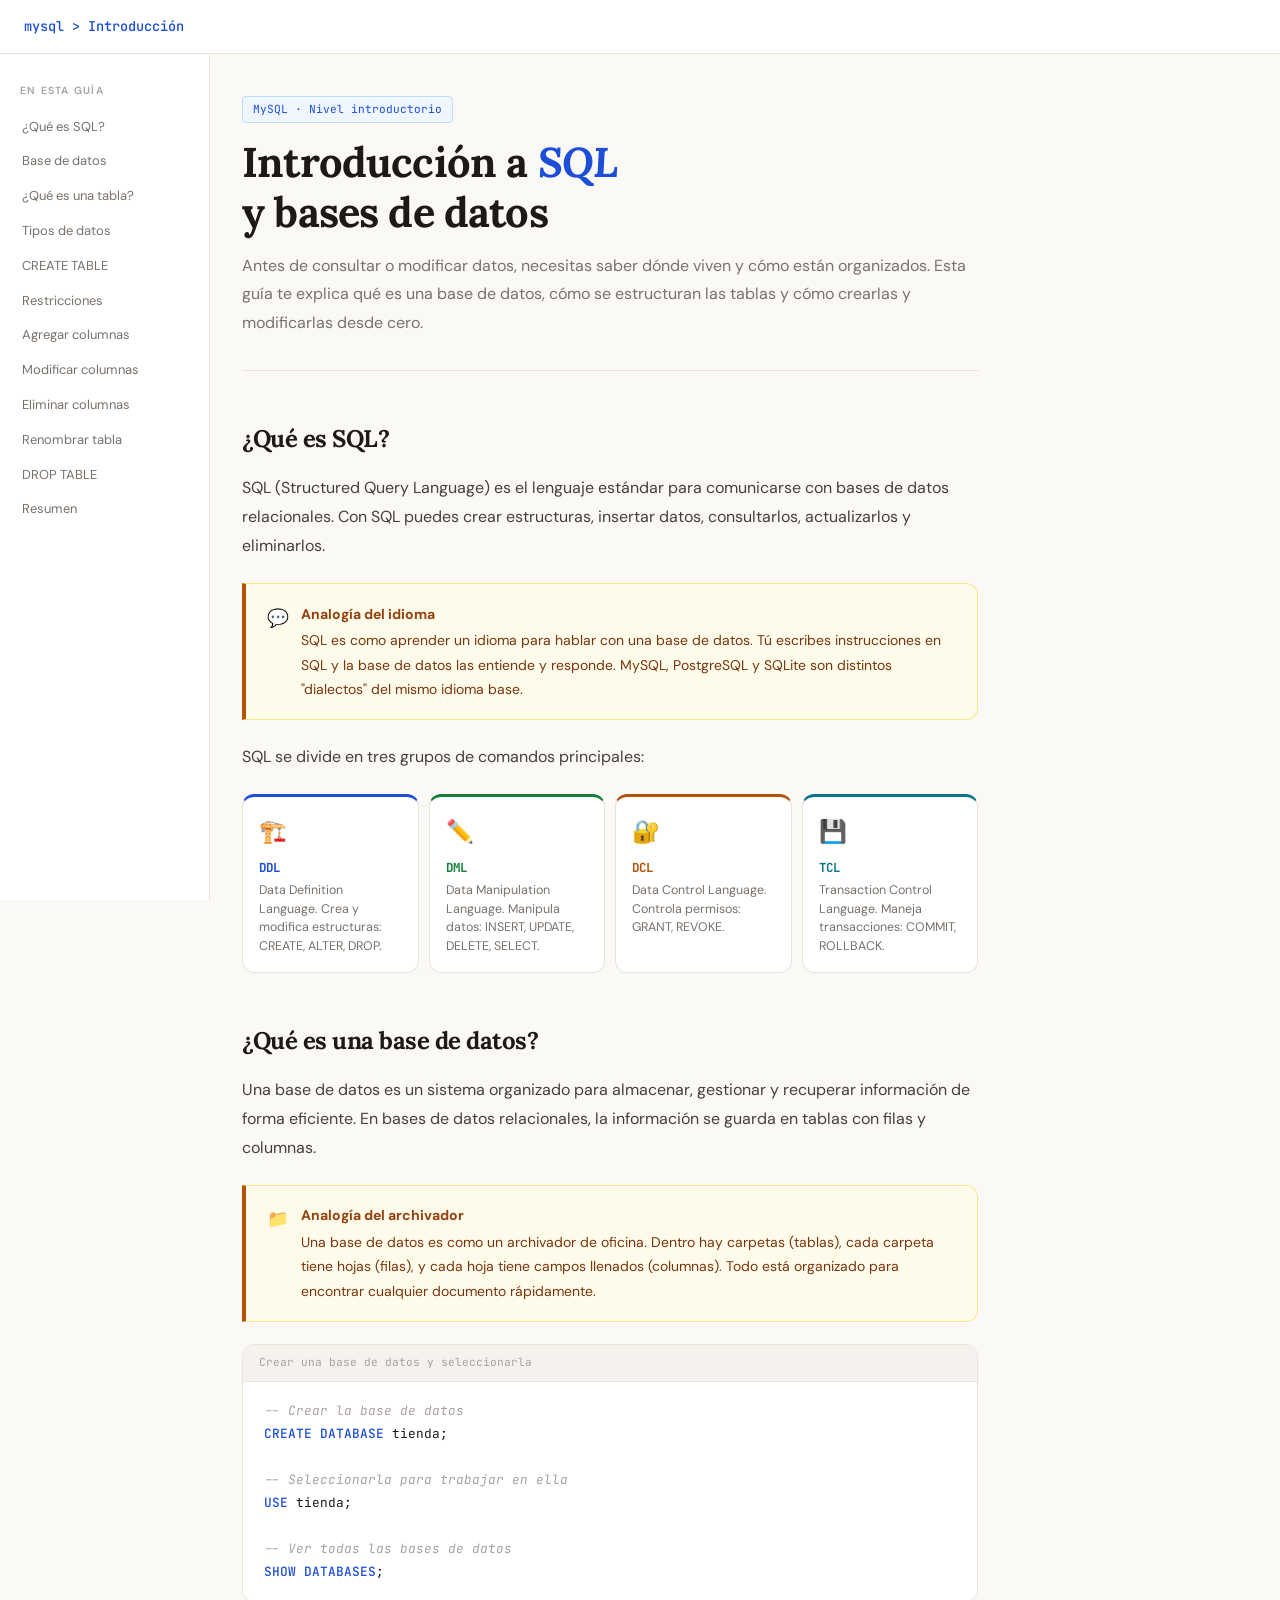
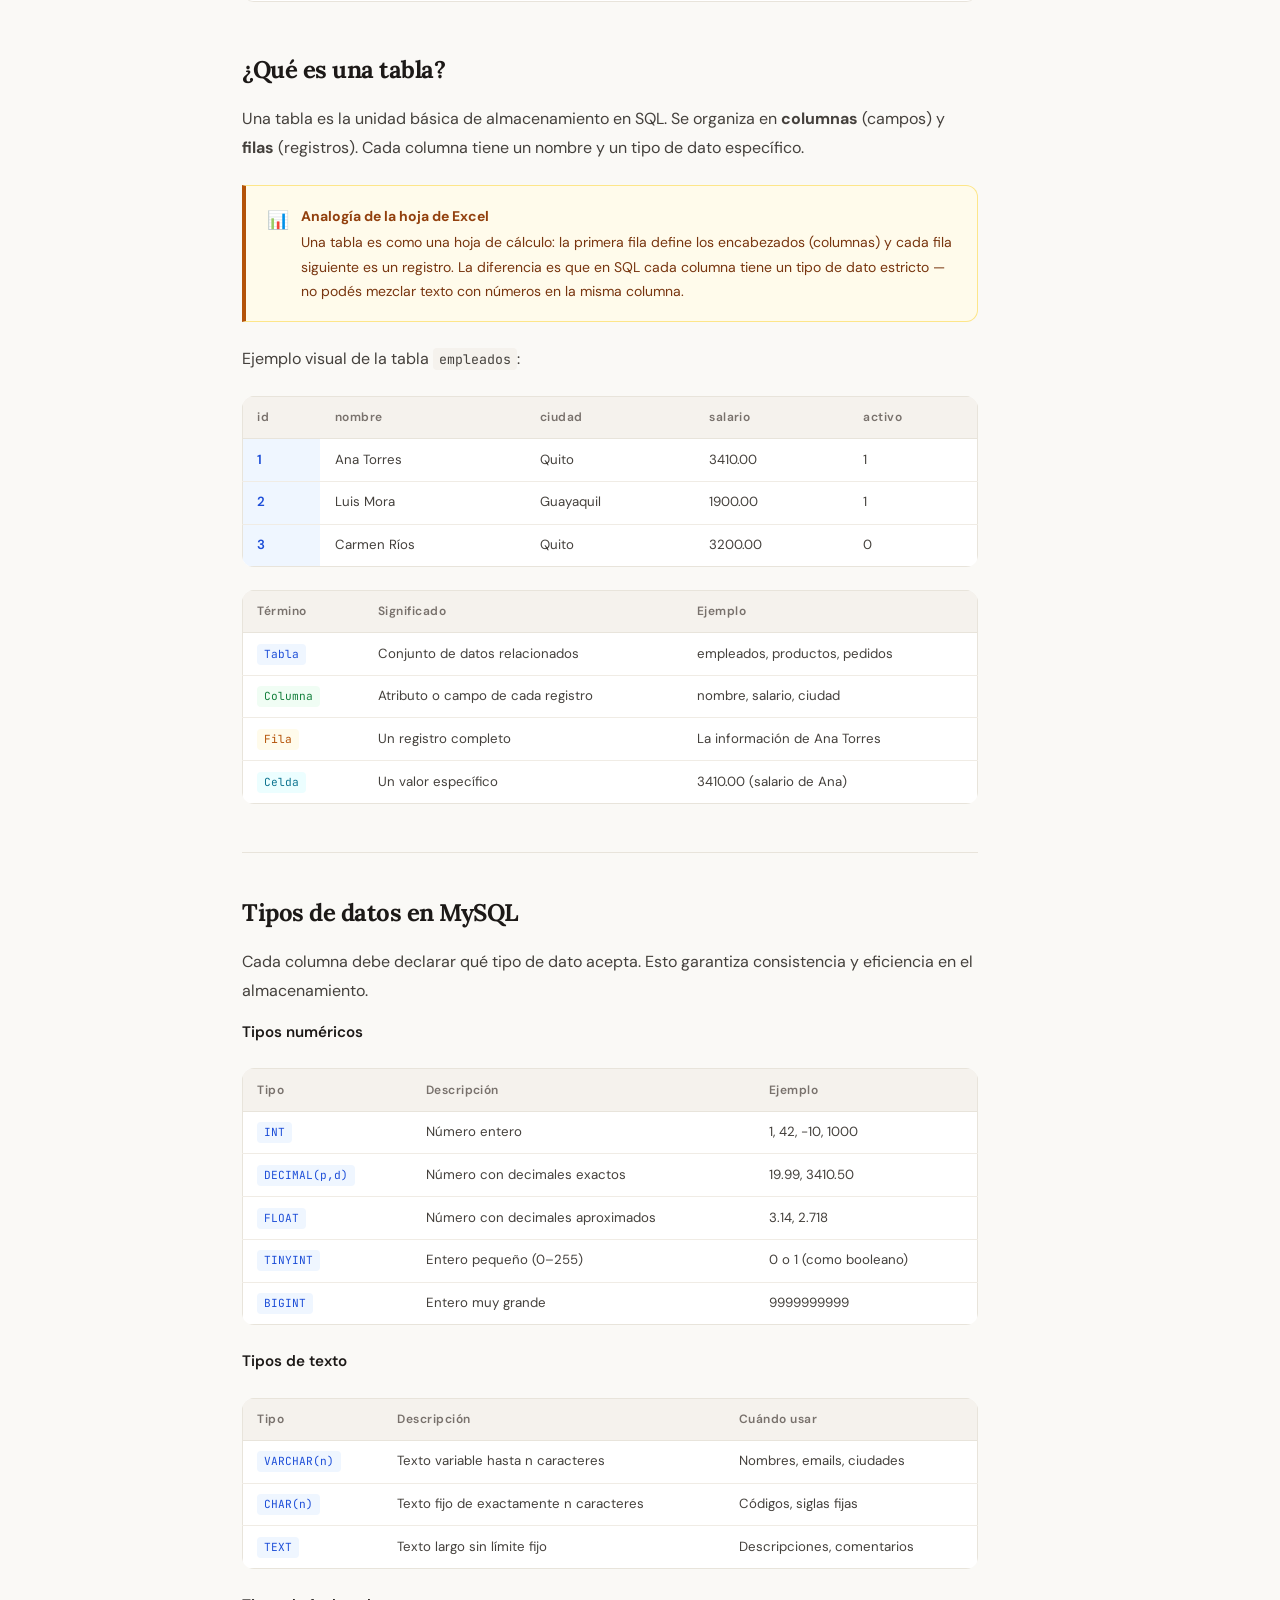
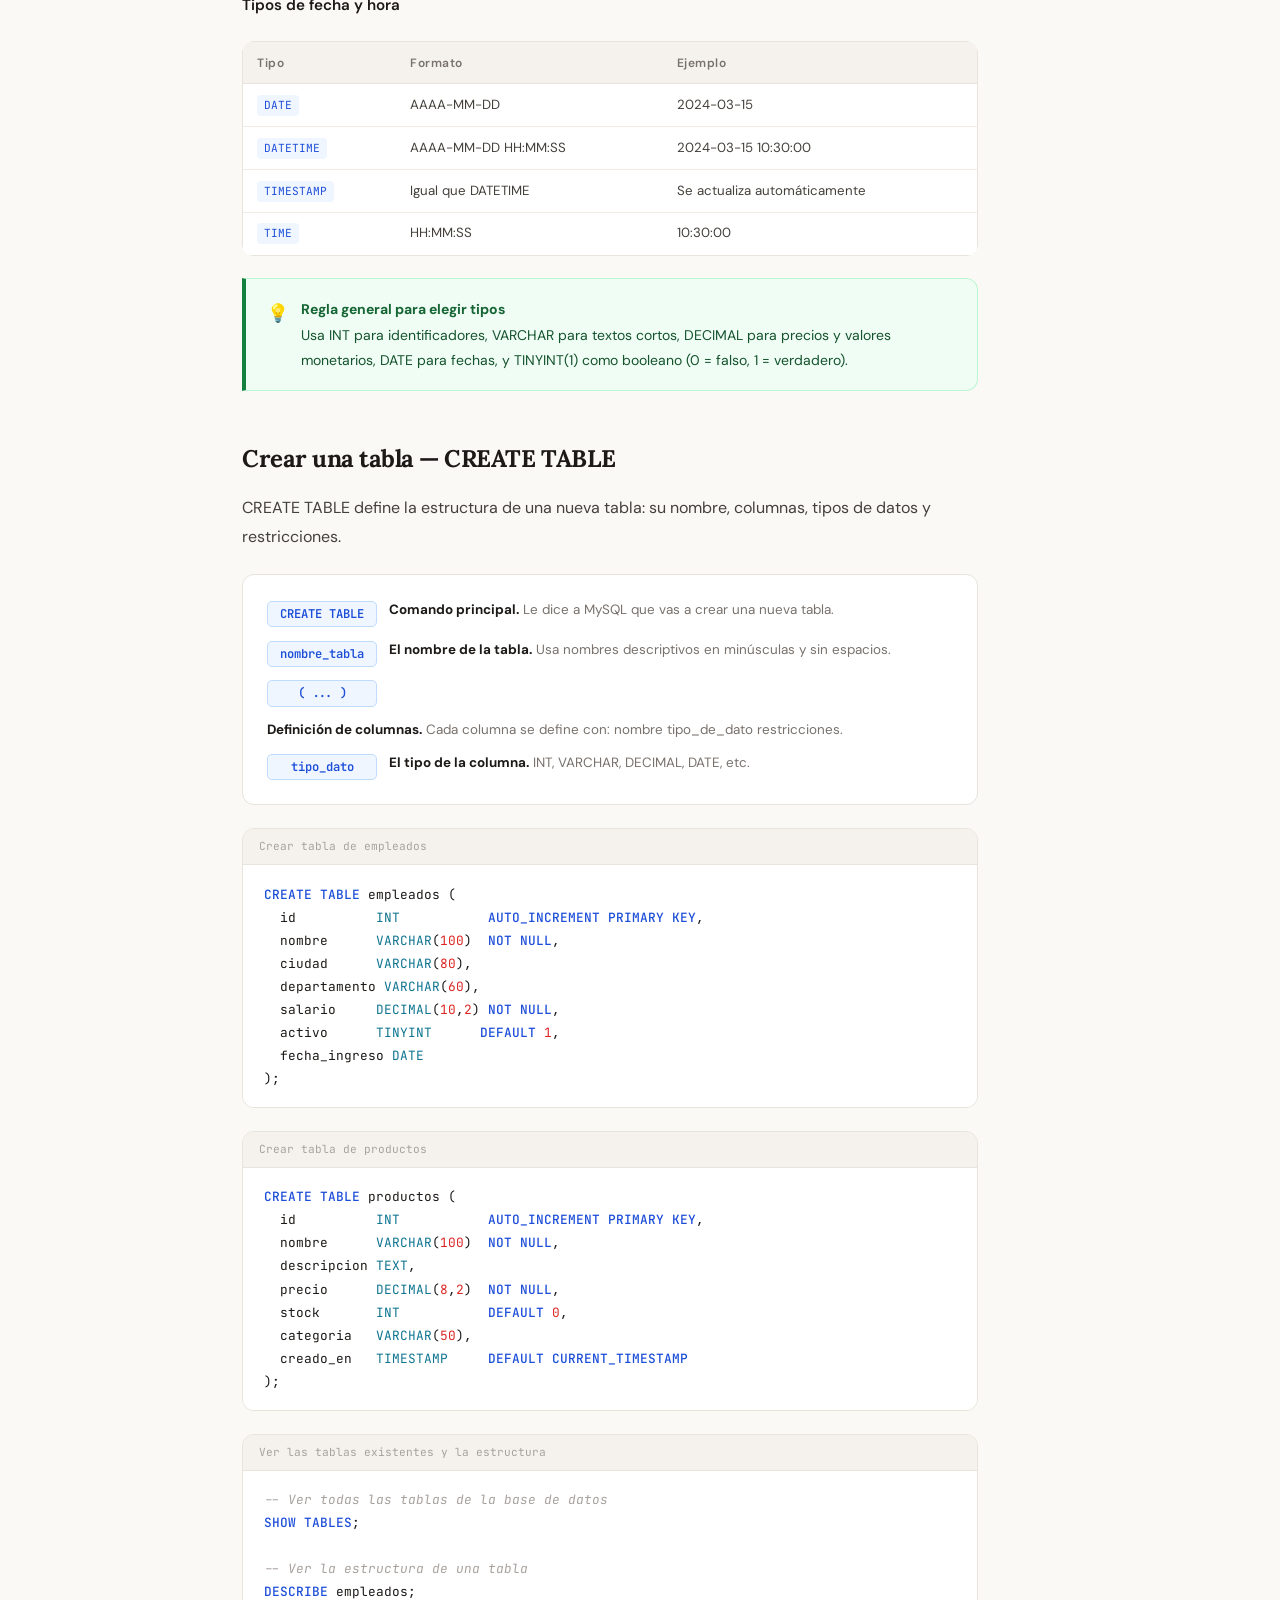
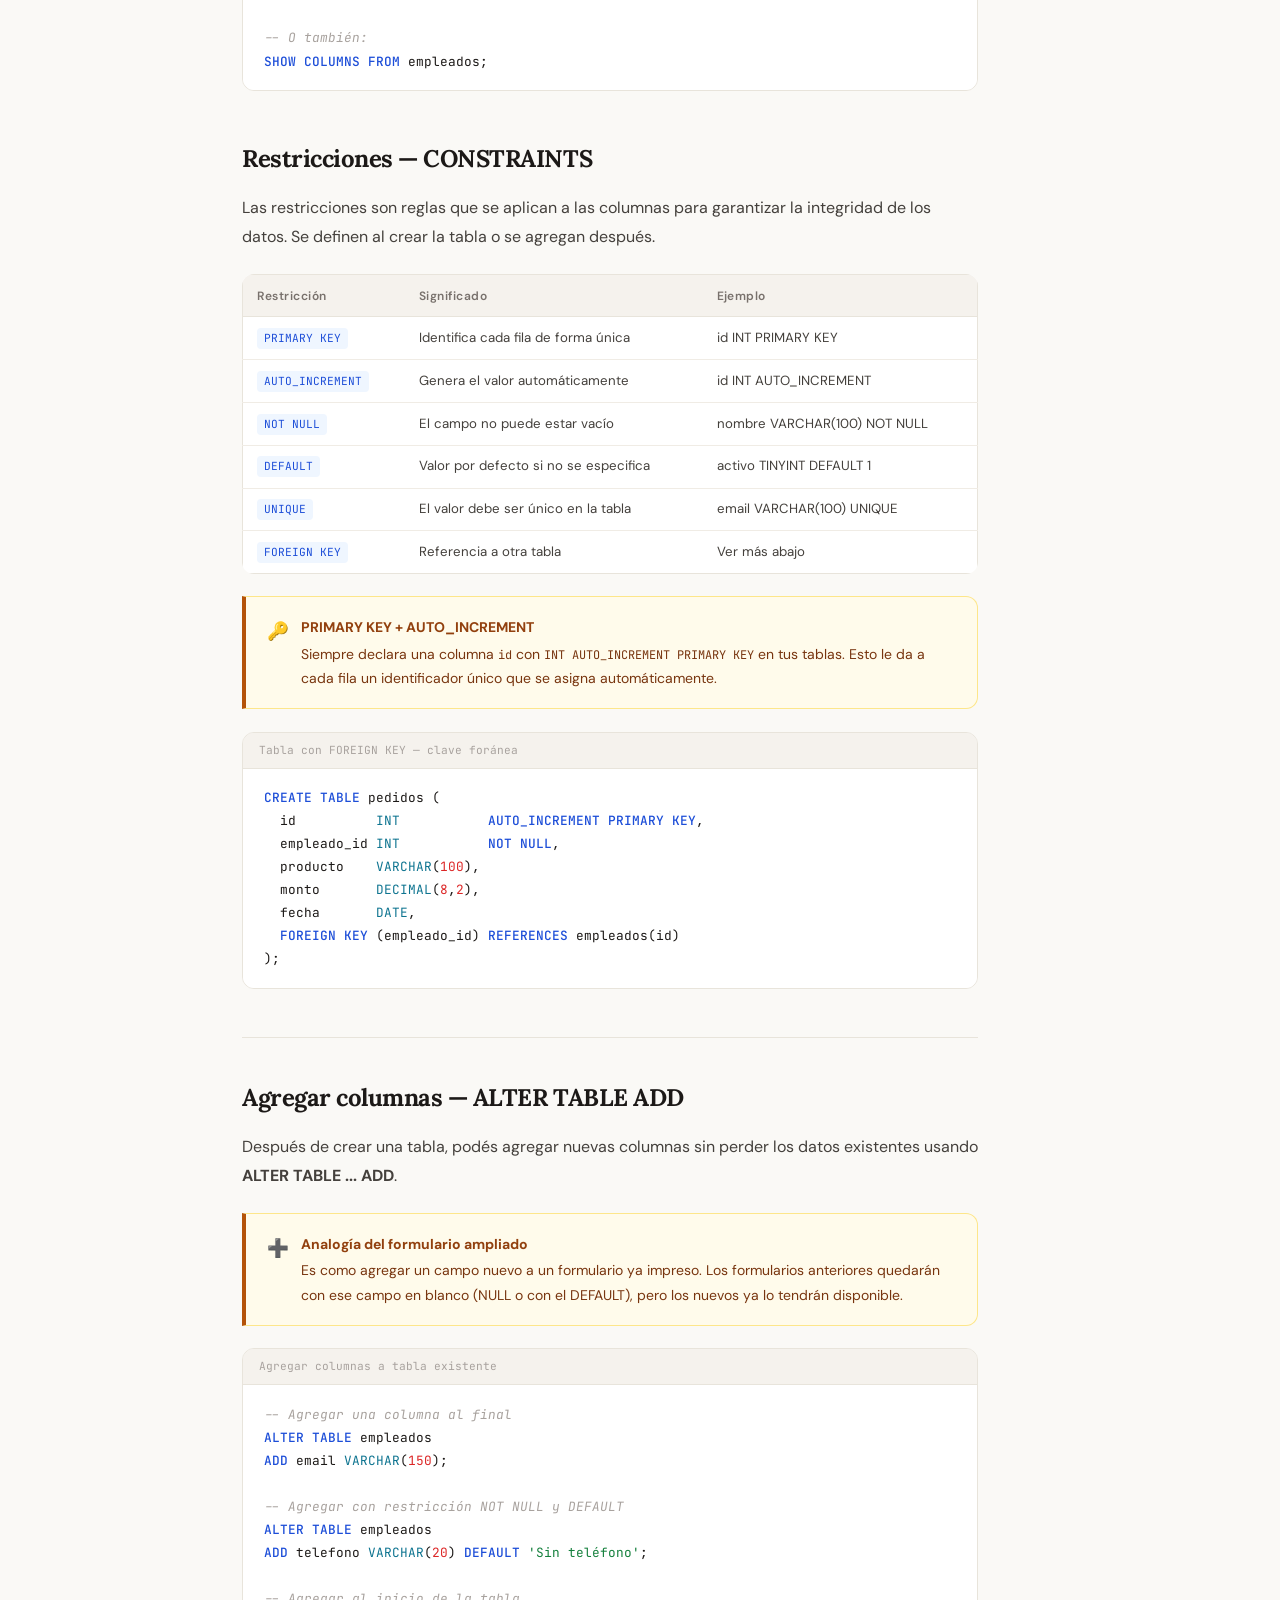
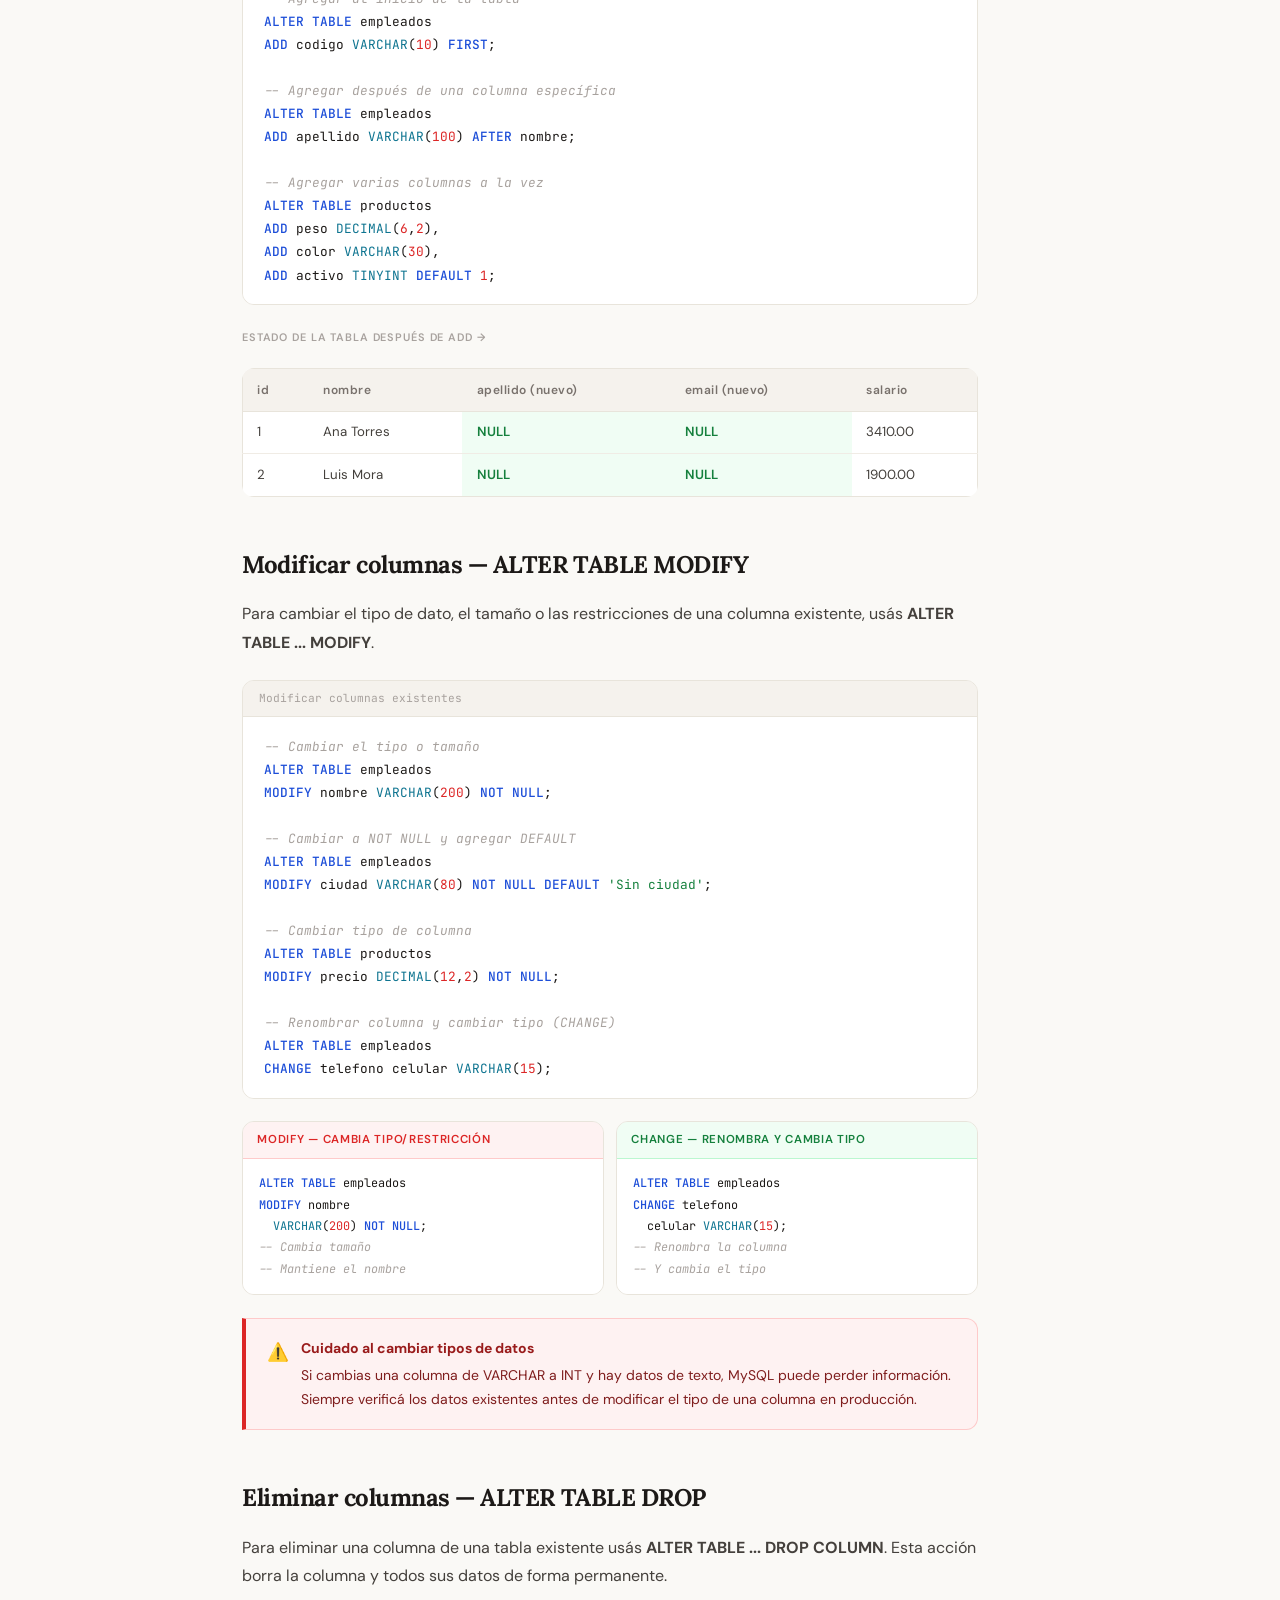
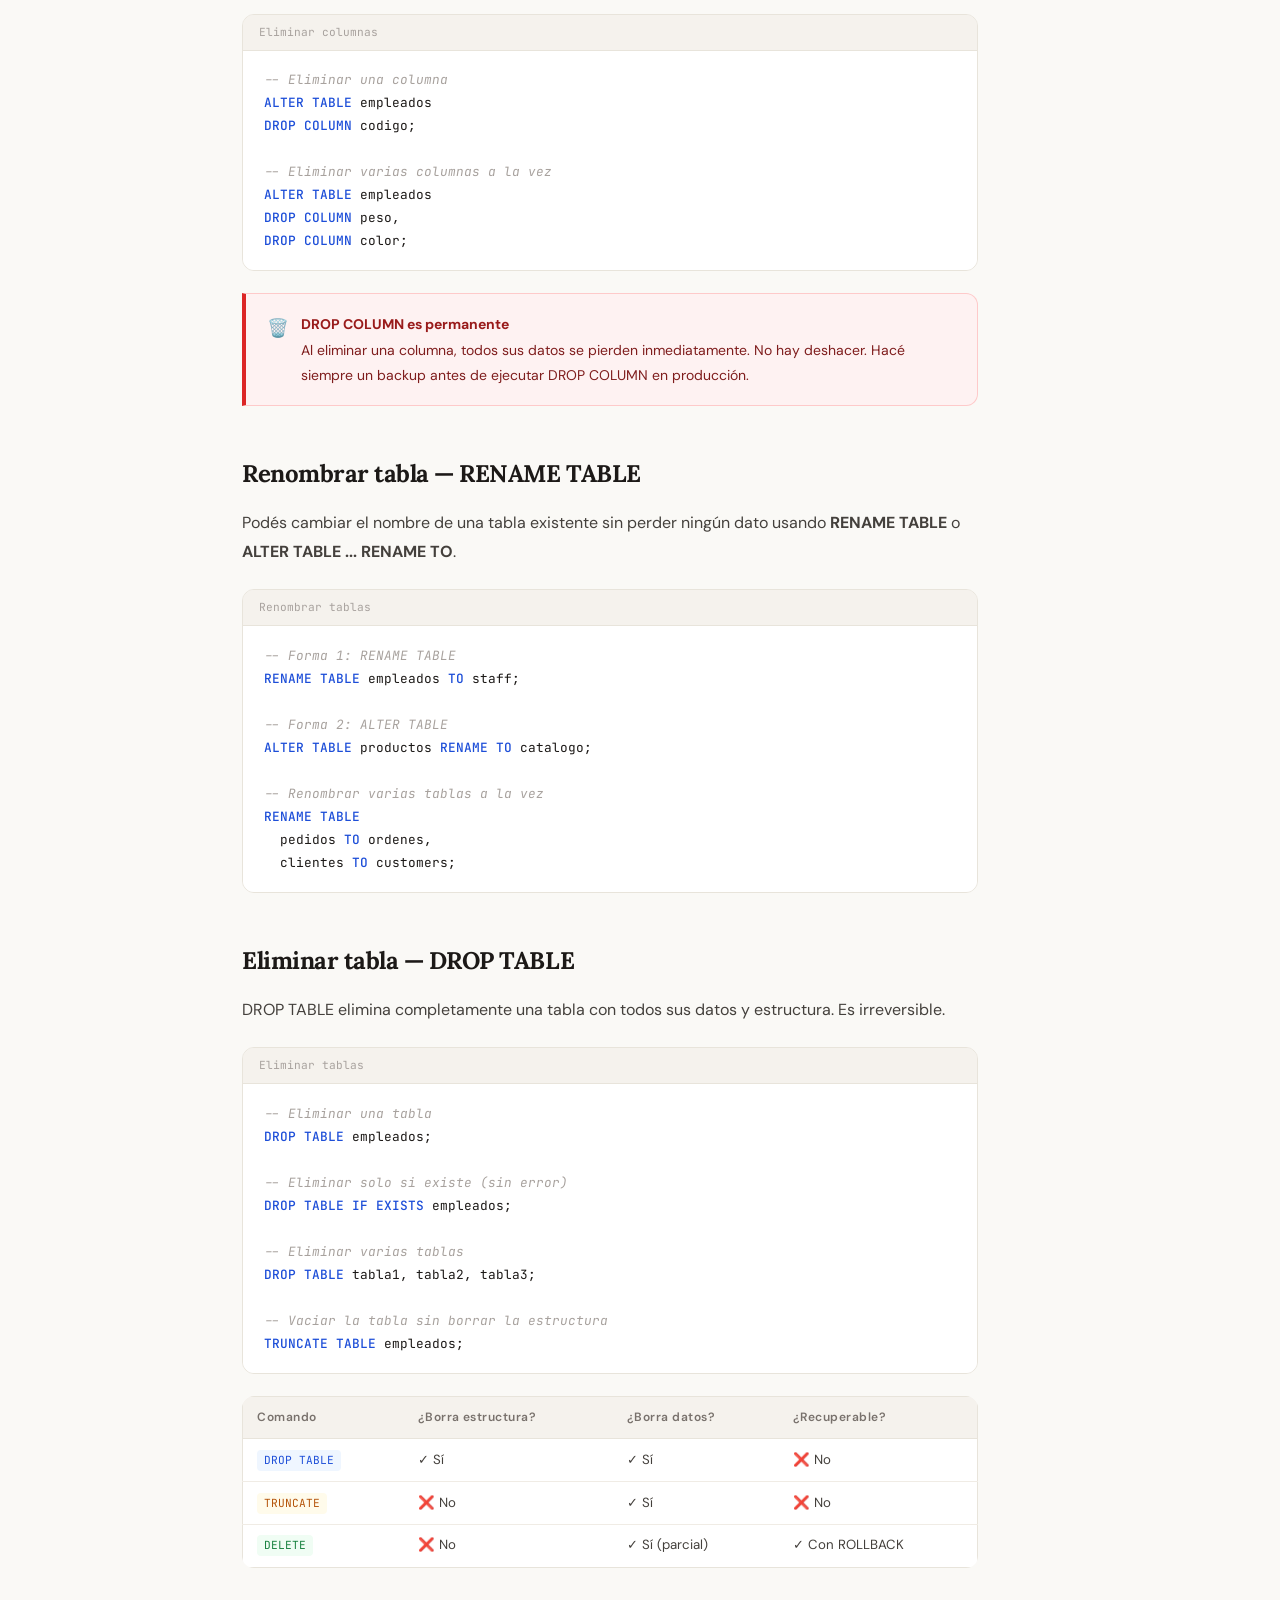
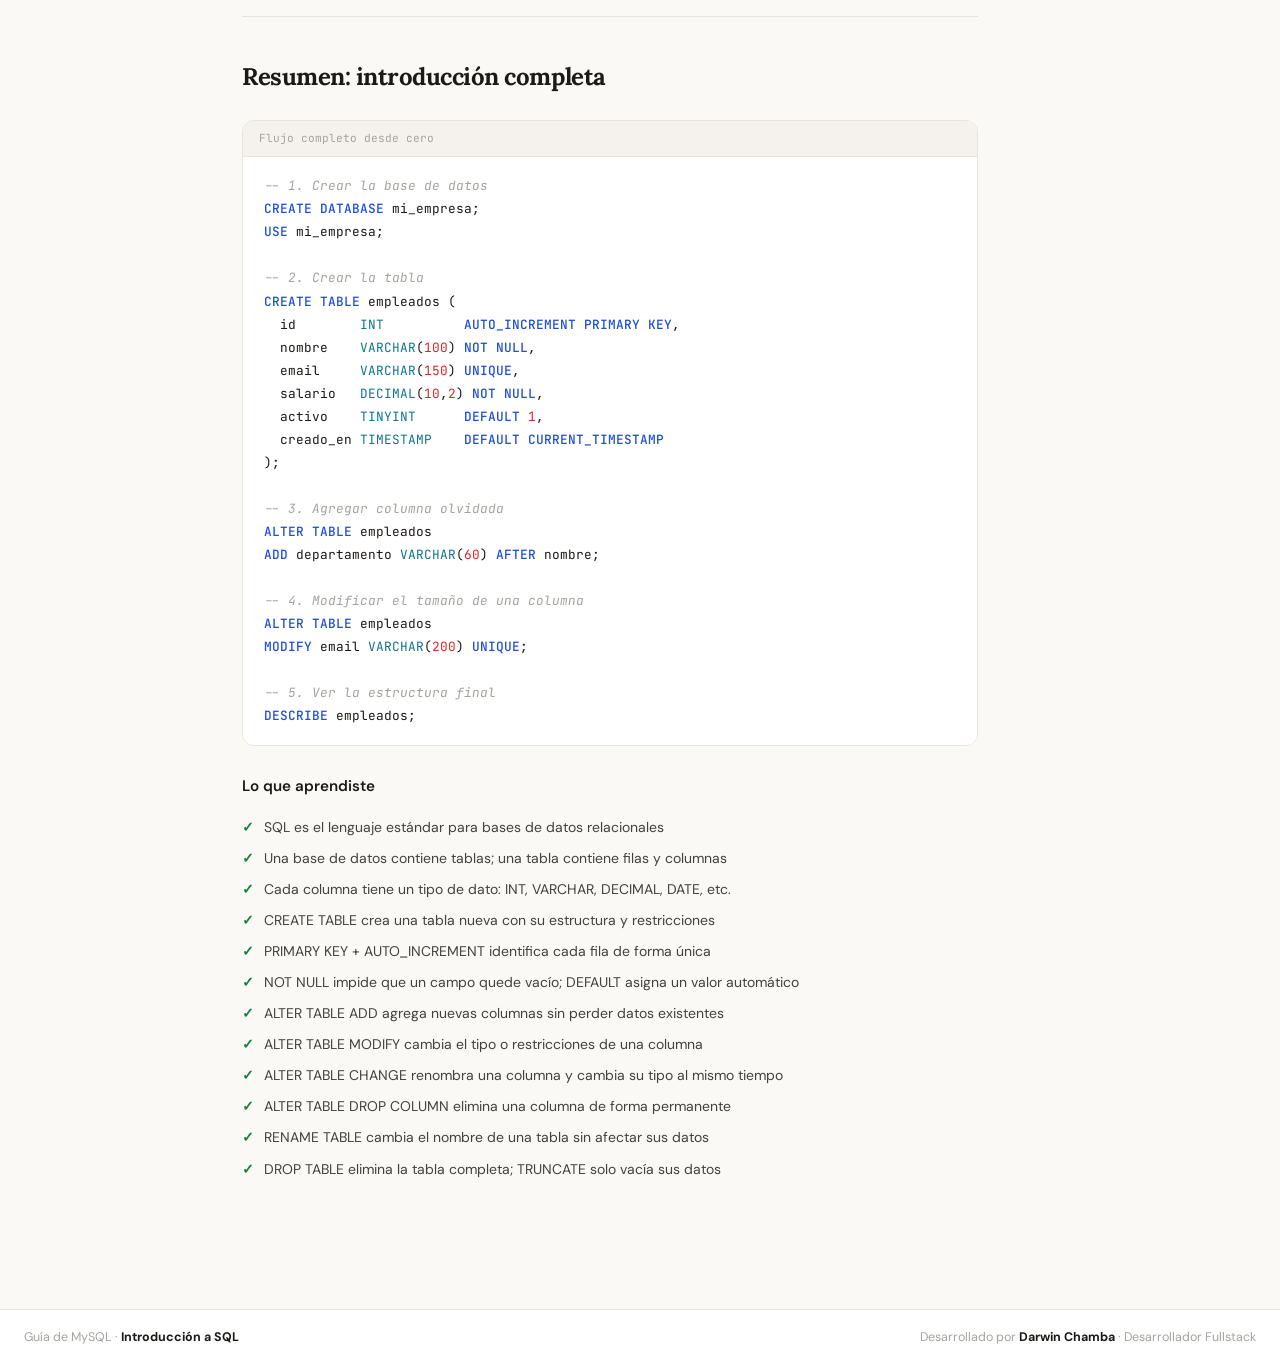
<file: topic/introduccion.html>
<!DOCTYPE html>
<html lang="es">
<head>
<meta charset="UTF-8">
<meta name="viewport" content="width=device-width, initial-scale=1.0">
<title>Introducción a SQL — Guía completa</title>
<link href="https://fonts.googleapis.com/css2?family=Lora:ital,wght@0,400;0,600;0,700;1,400&family=DM+Sans:wght@400;500;600&family=JetBrains+Mono:wght@400;500&display=swap" rel="stylesheet">
<link rel="stylesheet" href="../style/style_introduccion.css">
</head>
<body>

<nav>
  <div class="nav-logo">mysql &gt; Introducción</div>
</nav>

<div class="page">
  <aside>
    <div class="aside-title">En esta guía</div>
    <ul class="aside-links">
      <li><a href="#intro">¿Qué es SQL?</a></li>
      <li><a href="#base-datos">Base de datos</a></li>
      <li><a href="#tabla">¿Qué es una tabla?</a></li>
      <li><a href="#tipos-datos">Tipos de datos</a></li>
      <li><a href="#create">CREATE TABLE</a></li>
      <li><a href="#constraints">Restricciones</a></li>
      <li><a href="#alter-add">Agregar columnas</a></li>
      <li><a href="#alter-modify">Modificar columnas</a></li>
      <li><a href="#alter-drop">Eliminar columnas</a></li>
      <li><a href="#rename">Renombrar tabla</a></li>
      <li><a href="#drop">DROP TABLE</a></li>
      <li><a href="#resumen">Resumen</a></li>
    </ul>
  </aside>

  <article>

    <!-- HERO -->
    <div class="hero">
      <div class="hero-tag">MySQL · Nivel introductorio</div>
      <h1>Introducción a <em>SQL</em><br>y bases de datos</h1>
      <p class="hero-lead">Antes de consultar o modificar datos, necesitas saber dónde viven y cómo están organizados. Esta guía te explica qué es una base de datos, cómo se estructuran las tablas y cómo crearlas y modificarlas desde cero.</p>
    </div>

    <!-- ¿QUÉ ES SQL? -->
    <span class="section-anchor" id="intro"></span>
    <div class="section">
      <h2>¿Qué es SQL?</h2>
      <p>SQL (Structured Query Language) es el lenguaje estándar para comunicarse con bases de datos relacionales. Con SQL puedes crear estructuras, insertar datos, consultarlos, actualizarlos y eliminarlos.</p>

      <div class="box box-amber">
        <div class="box-icon">💬</div>
        <div class="box-body">
          <strong>Analogía del idioma</strong>
          SQL es como aprender un idioma para hablar con una base de datos. Tú escribes instrucciones en SQL y la base de datos las entiende y responde. MySQL, PostgreSQL y SQLite son distintos "dialectos" del mismo idioma base.
        </div>
      </div>

      <p>SQL se divide en tres grupos de comandos principales:</p>

      <div class="concept-grid">
        <div class="concept-card">
          <div class="concept-icon">🏗️</div>
          <div class="concept-name">DDL</div>
          <div class="concept-desc">Data Definition Language. Crea y modifica estructuras: CREATE, ALTER, DROP.</div>
        </div>
        <div class="concept-card green">
          <div class="concept-icon">✏️</div>
          <div class="concept-name">DML</div>
          <div class="concept-desc">Data Manipulation Language. Manipula datos: INSERT, UPDATE, DELETE, SELECT.</div>
        </div>
        <div class="concept-card amber">
          <div class="concept-icon">🔐</div>
          <div class="concept-name">DCL</div>
          <div class="concept-desc">Data Control Language. Controla permisos: GRANT, REVOKE.</div>
        </div>
        <div class="concept-card teal">
          <div class="concept-icon">💾</div>
          <div class="concept-name">TCL</div>
          <div class="concept-desc">Transaction Control Language. Maneja transacciones: COMMIT, ROLLBACK.</div>
        </div>
      </div>
    </div>

    <!-- BASE DE DATOS -->
    <span class="section-anchor" id="base-datos"></span>
    <div class="section">
      <h2>¿Qué es una base de datos?</h2>
      <p>Una base de datos es un sistema organizado para almacenar, gestionar y recuperar información de forma eficiente. En bases de datos relacionales, la información se guarda en tablas con filas y columnas.</p>

      <div class="box box-amber">
        <div class="box-icon">📁</div>
        <div class="box-body">
          <strong>Analogía del archivador</strong>
          Una base de datos es como un archivador de oficina. Dentro hay carpetas (tablas), cada carpeta tiene hojas (filas), y cada hoja tiene campos llenados (columnas). Todo está organizado para encontrar cualquier documento rápidamente.
        </div>
      </div>

      <div class="code-block">
        <div class="code-header"><span class="code-label">Crear una base de datos y seleccionarla</span></div>
        <div class="code-body"><span class="cm">-- Crear la base de datos</span>
<span class="kw">CREATE DATABASE</span> tienda;

<span class="cm">-- Seleccionarla para trabajar en ella</span>
<span class="kw">USE</span> tienda;

<span class="cm">-- Ver todas las bases de datos</span>
<span class="kw">SHOW DATABASES</span>;</div>
      </div>
    </div>

    <!-- QUÉ ES UNA TABLA -->
    <span class="section-anchor" id="tabla"></span>
    <div class="section">
      <h2>¿Qué es una tabla?</h2>
      <p>Una tabla es la unidad básica de almacenamiento en SQL. Se organiza en <strong>columnas</strong> (campos) y <strong>filas</strong> (registros). Cada columna tiene un nombre y un tipo de dato específico.</p>

      <div class="box box-amber">
        <div class="box-icon">📊</div>
        <div class="box-body">
          <strong>Analogía de la hoja de Excel</strong>
          Una tabla es como una hoja de cálculo: la primera fila define los encabezados (columnas) y cada fila siguiente es un registro. La diferencia es que en SQL cada columna tiene un tipo de dato estricto — no podés mezclar texto con números en la misma columna.
        </div>
      </div>

      <p>Ejemplo visual de la tabla <code style="font-family:var(--mono);font-size:0.83em;background:#f5f2ed;padding:2px 6px;border-radius:4px">empleados</code>:</p>

      <div class="table-wrap">
        <table>
          <thead><tr><th>id</th><th>nombre</th><th>ciudad</th><th>salario</th><th>activo</th></tr></thead>
          <tbody>
            <tr><td class="hi-b">1</td><td>Ana Torres</td><td>Quito</td><td>3410.00</td><td>1</td></tr>
            <tr><td class="hi-b">2</td><td>Luis Mora</td><td>Guayaquil</td><td>1900.00</td><td>1</td></tr>
            <tr><td class="hi-b">3</td><td>Carmen Ríos</td><td>Quito</td><td>3200.00</td><td>0</td></tr>
          </tbody>
        </table>
      </div>

      <div class="table-wrap">
        <table>
          <thead><tr><th>Término</th><th>Significado</th><th>Ejemplo</th></tr></thead>
          <tbody>
            <tr><td><span class="tag">Tabla</span></td><td>Conjunto de datos relacionados</td><td>empleados, productos, pedidos</td></tr>
            <tr><td><span class="tag-g">Columna</span></td><td>Atributo o campo de cada registro</td><td>nombre, salario, ciudad</td></tr>
            <tr><td><span class="tag-a">Fila</span></td><td>Un registro completo</td><td>La información de Ana Torres</td></tr>
            <tr><td><span class="tag-t">Celda</span></td><td>Un valor específico</td><td>3410.00 (salario de Ana)</td></tr>
          </tbody>
        </table>
      </div>
    </div>

    <hr>

    <!-- TIPOS DE DATOS -->
    <span class="section-anchor" id="tipos-datos"></span>
    <div class="section">
      <h2>Tipos de datos en MySQL</h2>
      <p>Cada columna debe declarar qué tipo de dato acepta. Esto garantiza consistencia y eficiencia en el almacenamiento.</p>

      <h3>Tipos numéricos</h3>
      <div class="table-wrap">
        <table>
          <thead><tr><th>Tipo</th><th>Descripción</th><th>Ejemplo</th></tr></thead>
          <tbody>
            <tr><td><span class="tag">INT</span></td><td>Número entero</td><td>1, 42, -10, 1000</td></tr>
            <tr><td><span class="tag">DECIMAL(p,d)</span></td><td>Número con decimales exactos</td><td>19.99, 3410.50</td></tr>
            <tr><td><span class="tag">FLOAT</span></td><td>Número con decimales aproximados</td><td>3.14, 2.718</td></tr>
            <tr><td><span class="tag">TINYINT</span></td><td>Entero pequeño (0–255)</td><td>0 o 1 (como booleano)</td></tr>
            <tr><td><span class="tag">BIGINT</span></td><td>Entero muy grande</td><td>9999999999</td></tr>
          </tbody>
        </table>
      </div>

      <h3 style="margin-top:1.5rem">Tipos de texto</h3>
      <div class="table-wrap">
        <table>
          <thead><tr><th>Tipo</th><th>Descripción</th><th>Cuándo usar</th></tr></thead>
          <tbody>
            <tr><td><span class="tag">VARCHAR(n)</span></td><td>Texto variable hasta n caracteres</td><td>Nombres, emails, ciudades</td></tr>
            <tr><td><span class="tag">CHAR(n)</span></td><td>Texto fijo de exactamente n caracteres</td><td>Códigos, siglas fijas</td></tr>
            <tr><td><span class="tag">TEXT</span></td><td>Texto largo sin límite fijo</td><td>Descripciones, comentarios</td></tr>
          </tbody>
        </table>
      </div>

      <h3 style="margin-top:1.5rem">Tipos de fecha y hora</h3>
      <div class="table-wrap">
        <table>
          <thead><tr><th>Tipo</th><th>Formato</th><th>Ejemplo</th></tr></thead>
          <tbody>
            <tr><td><span class="tag">DATE</span></td><td>AAAA-MM-DD</td><td>2024-03-15</td></tr>
            <tr><td><span class="tag">DATETIME</span></td><td>AAAA-MM-DD HH:MM:SS</td><td>2024-03-15 10:30:00</td></tr>
            <tr><td><span class="tag">TIMESTAMP</span></td><td>Igual que DATETIME</td><td>Se actualiza automáticamente</td></tr>
            <tr><td><span class="tag">TIME</span></td><td>HH:MM:SS</td><td>10:30:00</td></tr>
          </tbody>
        </table>
      </div>

      <div class="box box-green">
        <div class="box-icon">💡</div>
        <div class="box-body">
          <strong>Regla general para elegir tipos</strong>
          Usa INT para identificadores, VARCHAR para textos cortos, DECIMAL para precios y valores monetarios, DATE para fechas, y TINYINT(1) como booleano (0 = falso, 1 = verdadero).
        </div>
      </div>
    </div>

    <!-- CREATE TABLE -->
    <span class="section-anchor" id="create"></span>
    <div class="section">
      <h2>Crear una tabla — CREATE TABLE</h2>
      <p>CREATE TABLE define la estructura de una nueva tabla: su nombre, columnas, tipos de datos y restricciones.</p>

      <div class="anatomy">
        <div class="anatomy-row">
          <div class="anatomy-kw">CREATE TABLE</div>
          <div class="anatomy-desc"><strong>Comando principal.</strong> Le dice a MySQL que vas a crear una nueva tabla.</div>
        </div>
        <div class="anatomy-row">
          <div class="anatomy-kw">nombre_tabla</div>
          <div class="anatomy-desc"><strong>El nombre de la tabla.</strong> Usa nombres descriptivos en minúsculas y sin espacios.</div>
        </div>
        <div class="anatomy-row">
          <div class="anatomy-kw">( ... )</div>
          <div class="anatomy-desc"><strong>Definición de columnas.</strong> Cada columna se define con: nombre tipo_de_dato restricciones.</div>
        </div>
        <div class="anatomy-row">
          <div class="anatomy-kw">tipo_dato</div>
          <div class="anatomy-desc"><strong>El tipo de la columna.</strong> INT, VARCHAR, DECIMAL, DATE, etc.</div>
        </div>
      </div>

      <div class="code-block">
        <div class="code-header"><span class="code-label">Crear tabla de empleados</span></div>
        <div class="code-body"><span class="kw">CREATE TABLE</span> empleados (
  id          <span class="tp">INT</span>           <span class="kw">AUTO_INCREMENT PRIMARY KEY</span>,
  nombre      <span class="tp">VARCHAR</span>(<span class="num">100</span>)  <span class="kw">NOT NULL</span>,
  ciudad      <span class="tp">VARCHAR</span>(<span class="num">80</span>),
  departamento <span class="tp">VARCHAR</span>(<span class="num">60</span>),
  salario     <span class="tp">DECIMAL</span>(<span class="num">10</span>,<span class="num">2</span>) <span class="kw">NOT NULL</span>,
  activo      <span class="tp">TINYINT</span>      <span class="kw">DEFAULT</span> <span class="num">1</span>,
  fecha_ingreso <span class="tp">DATE</span>
);</div>
      </div>

      <div class="code-block">
        <div class="code-header"><span class="code-label">Crear tabla de productos</span></div>
        <div class="code-body"><span class="kw">CREATE TABLE</span> productos (
  id          <span class="tp">INT</span>           <span class="kw">AUTO_INCREMENT PRIMARY KEY</span>,
  nombre      <span class="tp">VARCHAR</span>(<span class="num">100</span>)  <span class="kw">NOT NULL</span>,
  descripcion <span class="tp">TEXT</span>,
  precio      <span class="tp">DECIMAL</span>(<span class="num">8</span>,<span class="num">2</span>)  <span class="kw">NOT NULL</span>,
  stock       <span class="tp">INT</span>           <span class="kw">DEFAULT</span> <span class="num">0</span>,
  categoria   <span class="tp">VARCHAR</span>(<span class="num">50</span>),
  creado_en   <span class="tp">TIMESTAMP</span>     <span class="kw">DEFAULT CURRENT_TIMESTAMP</span>
);</div>
      </div>

      <div class="code-block">
        <div class="code-header"><span class="code-label">Ver las tablas existentes y la estructura</span></div>
        <div class="code-body"><span class="cm">-- Ver todas las tablas de la base de datos</span>
<span class="kw">SHOW TABLES</span>;

<span class="cm">-- Ver la estructura de una tabla</span>
<span class="kw">DESCRIBE</span> empleados;

<span class="cm">-- O también:</span>
<span class="kw">SHOW COLUMNS FROM</span> empleados;</div>
      </div>
    </div>

    <!-- RESTRICCIONES -->
    <span class="section-anchor" id="constraints"></span>
    <div class="section">
      <h2>Restricciones — CONSTRAINTS</h2>
      <p>Las restricciones son reglas que se aplican a las columnas para garantizar la integridad de los datos. Se definen al crear la tabla o se agregan después.</p>

      <div class="table-wrap">
        <table>
          <thead><tr><th>Restricción</th><th>Significado</th><th>Ejemplo</th></tr></thead>
          <tbody>
            <tr><td><span class="tag">PRIMARY KEY</span></td><td>Identifica cada fila de forma única</td><td>id INT PRIMARY KEY</td></tr>
            <tr><td><span class="tag">AUTO_INCREMENT</span></td><td>Genera el valor automáticamente</td><td>id INT AUTO_INCREMENT</td></tr>
            <tr><td><span class="tag">NOT NULL</span></td><td>El campo no puede estar vacío</td><td>nombre VARCHAR(100) NOT NULL</td></tr>
            <tr><td><span class="tag">DEFAULT</span></td><td>Valor por defecto si no se especifica</td><td>activo TINYINT DEFAULT 1</td></tr>
            <tr><td><span class="tag">UNIQUE</span></td><td>El valor debe ser único en la tabla</td><td>email VARCHAR(100) UNIQUE</td></tr>
            <tr><td><span class="tag">FOREIGN KEY</span></td><td>Referencia a otra tabla</td><td>Ver más abajo</td></tr>
          </tbody>
        </table>
      </div>

      <div class="box box-amber">
        <div class="box-icon">🔑</div>
        <div class="box-body">
          <strong>PRIMARY KEY + AUTO_INCREMENT</strong>
          Siempre declara una columna <code style="font-family:var(--mono);font-size:0.85em">id</code> con <code style="font-family:var(--mono);font-size:0.85em">INT AUTO_INCREMENT PRIMARY KEY</code> en tus tablas. Esto le da a cada fila un identificador único que se asigna automáticamente.
        </div>
      </div>

      <div class="code-block">
        <div class="code-header"><span class="code-label">Tabla con FOREIGN KEY — clave foránea</span></div>
        <div class="code-body"><span class="kw">CREATE TABLE</span> pedidos (
  id          <span class="tp">INT</span>           <span class="kw">AUTO_INCREMENT PRIMARY KEY</span>,
  empleado_id <span class="tp">INT</span>           <span class="kw">NOT NULL</span>,
  producto    <span class="tp">VARCHAR</span>(<span class="num">100</span>),
  monto       <span class="tp">DECIMAL</span>(<span class="num">8</span>,<span class="num">2</span>),
  fecha       <span class="tp">DATE</span>,
  <span class="kw">FOREIGN KEY</span> (empleado_id) <span class="kw">REFERENCES</span> empleados(id)
);</div>
      </div>
    </div>

    <hr>

    <!-- ALTER TABLE ADD -->
    <span class="section-anchor" id="alter-add"></span>
    <div class="section">
      <h2>Agregar columnas — ALTER TABLE ADD</h2>
      <p>Después de crear una tabla, podés agregar nuevas columnas sin perder los datos existentes usando <strong>ALTER TABLE ... ADD</strong>.</p>

      <div class="box box-amber">
        <div class="box-icon">➕</div>
        <div class="box-body">
          <strong>Analogía del formulario ampliado</strong>
          Es como agregar un campo nuevo a un formulario ya impreso. Los formularios anteriores quedarán con ese campo en blanco (NULL o con el DEFAULT), pero los nuevos ya lo tendrán disponible.
        </div>
      </div>

      <div class="code-block">
        <div class="code-header"><span class="code-label">Agregar columnas a tabla existente</span></div>
        <div class="code-body"><span class="cm">-- Agregar una columna al final</span>
<span class="kw">ALTER TABLE</span> empleados
<span class="kw">ADD</span> email <span class="tp">VARCHAR</span>(<span class="num">150</span>);

<span class="cm">-- Agregar con restricción NOT NULL y DEFAULT</span>
<span class="kw">ALTER TABLE</span> empleados
<span class="kw">ADD</span> telefono <span class="tp">VARCHAR</span>(<span class="num">20</span>) <span class="kw">DEFAULT</span> <span class="str">'Sin teléfono'</span>;

<span class="cm">-- Agregar al inicio de la tabla</span>
<span class="kw">ALTER TABLE</span> empleados
<span class="kw">ADD</span> codigo <span class="tp">VARCHAR</span>(<span class="num">10</span>) <span class="kw">FIRST</span>;

<span class="cm">-- Agregar después de una columna específica</span>
<span class="kw">ALTER TABLE</span> empleados
<span class="kw">ADD</span> apellido <span class="tp">VARCHAR</span>(<span class="num">100</span>) <span class="kw">AFTER</span> nombre;

<span class="cm">-- Agregar varias columnas a la vez</span>
<span class="kw">ALTER TABLE</span> productos
<span class="kw">ADD</span> peso <span class="tp">DECIMAL</span>(<span class="num">6</span>,<span class="num">2</span>),
<span class="kw">ADD</span> color <span class="tp">VARCHAR</span>(<span class="num">30</span>),
<span class="kw">ADD</span> activo <span class="tp">TINYINT</span> <span class="kw">DEFAULT</span> <span class="num">1</span>;</div>
      </div>

      <div class="result-label">Estado de la tabla después de ADD →</div>
      <div class="table-wrap">
        <table>
          <thead><tr><th>id</th><th>nombre</th><th>apellido (nuevo)</th><th>email (nuevo)</th><th>salario</th></tr></thead>
          <tbody>
            <tr><td>1</td><td>Ana Torres</td><td class="hi-g">NULL</td><td class="hi-g">NULL</td><td>3410.00</td></tr>
            <tr><td>2</td><td>Luis Mora</td><td class="hi-g">NULL</td><td class="hi-g">NULL</td><td>1900.00</td></tr>
          </tbody>
        </table>
      </div>
    </div>

    <!-- ALTER TABLE MODIFY -->
    <span class="section-anchor" id="alter-modify"></span>
    <div class="section">
      <h2>Modificar columnas — ALTER TABLE MODIFY</h2>
      <p>Para cambiar el tipo de dato, el tamaño o las restricciones de una columna existente, usás <strong>ALTER TABLE ... MODIFY</strong>.</p>

      <div class="code-block">
        <div class="code-header"><span class="code-label">Modificar columnas existentes</span></div>
        <div class="code-body"><span class="cm">-- Cambiar el tipo o tamaño</span>
<span class="kw">ALTER TABLE</span> empleados
<span class="kw">MODIFY</span> nombre <span class="tp">VARCHAR</span>(<span class="num">200</span>) <span class="kw">NOT NULL</span>;

<span class="cm">-- Cambiar a NOT NULL y agregar DEFAULT</span>
<span class="kw">ALTER TABLE</span> empleados
<span class="kw">MODIFY</span> ciudad <span class="tp">VARCHAR</span>(<span class="num">80</span>) <span class="kw">NOT NULL DEFAULT</span> <span class="str">'Sin ciudad'</span>;

<span class="cm">-- Cambiar tipo de columna</span>
<span class="kw">ALTER TABLE</span> productos
<span class="kw">MODIFY</span> precio <span class="tp">DECIMAL</span>(<span class="num">12</span>,<span class="num">2</span>) <span class="kw">NOT NULL</span>;

<span class="cm">-- Renombrar columna y cambiar tipo (CHANGE)</span>
<span class="kw">ALTER TABLE</span> empleados
<span class="kw">CHANGE</span> telefono celular <span class="tp">VARCHAR</span>(<span class="num">15</span>);</div>
      </div>

      <div class="compare">
        <div class="compare-box">
          <div class="compare-header bad">MODIFY — cambia tipo/restricción</div>
          <div class="code-body"><span class="kw">ALTER TABLE</span> empleados
<span class="kw">MODIFY</span> nombre
  <span class="tp">VARCHAR</span>(<span class="num">200</span>) <span class="kw">NOT NULL</span>;
<span class="cm">-- Cambia tamaño
-- Mantiene el nombre</span></div>
        </div>
        <div class="compare-box">
          <div class="compare-header good">CHANGE — renombra y cambia tipo</div>
          <div class="code-body"><span class="kw">ALTER TABLE</span> empleados
<span class="kw">CHANGE</span> telefono
  celular <span class="tp">VARCHAR</span>(<span class="num">15</span>);
<span class="cm">-- Renombra la columna
-- Y cambia el tipo</span></div>
        </div>
      </div>

      <div class="box box-red">
        <div class="box-icon">⚠️</div>
        <div class="box-body">
          <strong>Cuidado al cambiar tipos de datos</strong>
          Si cambias una columna de VARCHAR a INT y hay datos de texto, MySQL puede perder información. Siempre verificá los datos existentes antes de modificar el tipo de una columna en producción.
        </div>
      </div>
    </div>

    <!-- ALTER TABLE DROP -->
    <span class="section-anchor" id="alter-drop"></span>
    <div class="section">
      <h2>Eliminar columnas — ALTER TABLE DROP</h2>
      <p>Para eliminar una columna de una tabla existente usás <strong>ALTER TABLE ... DROP COLUMN</strong>. Esta acción borra la columna y todos sus datos de forma permanente.</p>

      <div class="code-block">
        <div class="code-header"><span class="code-label">Eliminar columnas</span></div>
        <div class="code-body"><span class="cm">-- Eliminar una columna</span>
<span class="kw">ALTER TABLE</span> empleados
<span class="kw">DROP COLUMN</span> codigo;

<span class="cm">-- Eliminar varias columnas a la vez</span>
<span class="kw">ALTER TABLE</span> empleados
<span class="kw">DROP COLUMN</span> peso,
<span class="kw">DROP COLUMN</span> color;</div>
      </div>

      <div class="box box-red">
        <div class="box-icon">🗑️</div>
        <div class="box-body">
          <strong>DROP COLUMN es permanente</strong>
          Al eliminar una columna, todos sus datos se pierden inmediatamente. No hay deshacer. Hacé siempre un backup antes de ejecutar DROP COLUMN en producción.
        </div>
      </div>
    </div>

    <!-- RENAME TABLE -->
    <span class="section-anchor" id="rename"></span>
    <div class="section">
      <h2>Renombrar tabla — RENAME TABLE</h2>
      <p>Podés cambiar el nombre de una tabla existente sin perder ningún dato usando <strong>RENAME TABLE</strong> o <strong>ALTER TABLE ... RENAME TO</strong>.</p>

      <div class="code-block">
        <div class="code-header"><span class="code-label">Renombrar tablas</span></div>
        <div class="code-body"><span class="cm">-- Forma 1: RENAME TABLE</span>
<span class="kw">RENAME TABLE</span> empleados <span class="kw">TO</span> staff;

<span class="cm">-- Forma 2: ALTER TABLE</span>
<span class="kw">ALTER TABLE</span> productos <span class="kw">RENAME TO</span> catalogo;

<span class="cm">-- Renombrar varias tablas a la vez</span>
<span class="kw">RENAME TABLE</span>
  pedidos <span class="kw">TO</span> ordenes,
  clientes <span class="kw">TO</span> customers;</div>
      </div>
    </div>

    <!-- DROP TABLE -->
    <span class="section-anchor" id="drop"></span>
    <div class="section">
      <h2>Eliminar tabla — DROP TABLE</h2>
      <p>DROP TABLE elimina completamente una tabla con todos sus datos y estructura. Es irreversible.</p>

      <div class="code-block">
        <div class="code-header"><span class="code-label">Eliminar tablas</span></div>
        <div class="code-body"><span class="cm">-- Eliminar una tabla</span>
<span class="kw">DROP TABLE</span> empleados;

<span class="cm">-- Eliminar solo si existe (sin error)</span>
<span class="kw">DROP TABLE IF EXISTS</span> empleados;

<span class="cm">-- Eliminar varias tablas</span>
<span class="kw">DROP TABLE</span> tabla1, tabla2, tabla3;

<span class="cm">-- Vaciar la tabla sin borrar la estructura</span>
<span class="kw">TRUNCATE TABLE</span> empleados;</div>
      </div>

      <div class="table-wrap">
        <table>
          <thead><tr><th>Comando</th><th>¿Borra estructura?</th><th>¿Borra datos?</th><th>¿Recuperable?</th></tr></thead>
          <tbody>
            <tr><td><span class="tag">DROP TABLE</span></td><td>✓ Sí</td><td>✓ Sí</td><td>❌ No</td></tr>
            <tr><td><span class="tag-a">TRUNCATE</span></td><td>❌ No</td><td>✓ Sí</td><td>❌ No</td></tr>
            <tr><td><span class="tag-g">DELETE</span></td><td>❌ No</td><td>✓ Sí (parcial)</td><td>✓ Con ROLLBACK</td></tr>
          </tbody>
        </table>
      </div>
    </div>

    <hr>

    <!-- RESUMEN -->
    <span class="section-anchor" id="resumen"></span>
    <div class="section">
      <h2>Resumen: introducción completa</h2>

      <div class="code-block">
        <div class="code-header"><span class="code-label">Flujo completo desde cero</span></div>
        <div class="code-body"><span class="cm">-- 1. Crear la base de datos</span>
<span class="kw">CREATE DATABASE</span> mi_empresa;
<span class="kw">USE</span> mi_empresa;

<span class="cm">-- 2. Crear la tabla</span>
<span class="kw">CREATE TABLE</span> empleados (
  id        <span class="tp">INT</span>          <span class="kw">AUTO_INCREMENT PRIMARY KEY</span>,
  nombre    <span class="tp">VARCHAR</span>(<span class="num">100</span>) <span class="kw">NOT NULL</span>,
  email     <span class="tp">VARCHAR</span>(<span class="num">150</span>) <span class="kw">UNIQUE</span>,
  salario   <span class="tp">DECIMAL</span>(<span class="num">10</span>,<span class="num">2</span>) <span class="kw">NOT NULL</span>,
  activo    <span class="tp">TINYINT</span>      <span class="kw">DEFAULT</span> <span class="num">1</span>,
  creado_en <span class="tp">TIMESTAMP</span>    <span class="kw">DEFAULT CURRENT_TIMESTAMP</span>
);

<span class="cm">-- 3. Agregar columna olvidada</span>
<span class="kw">ALTER TABLE</span> empleados
<span class="kw">ADD</span> departamento <span class="tp">VARCHAR</span>(<span class="num">60</span>) <span class="kw">AFTER</span> nombre;

<span class="cm">-- 4. Modificar el tamaño de una columna</span>
<span class="kw">ALTER TABLE</span> empleados
<span class="kw">MODIFY</span> email <span class="tp">VARCHAR</span>(<span class="num">200</span>) <span class="kw">UNIQUE</span>;

<span class="cm">-- 5. Ver la estructura final</span>
<span class="kw">DESCRIBE</span> empleados;</div>
      </div>

      <h3 style="margin-top:1.75rem">Lo que aprendiste</h3>
      <ul class="checklist">
        <li>SQL es el lenguaje estándar para bases de datos relacionales</li>
        <li>Una base de datos contiene tablas; una tabla contiene filas y columnas</li>
        <li>Cada columna tiene un tipo de dato: INT, VARCHAR, DECIMAL, DATE, etc.</li>
        <li>CREATE TABLE crea una tabla nueva con su estructura y restricciones</li>
        <li>PRIMARY KEY + AUTO_INCREMENT identifica cada fila de forma única</li>
        <li>NOT NULL impide que un campo quede vacío; DEFAULT asigna un valor automático</li>
        <li>ALTER TABLE ADD agrega nuevas columnas sin perder datos existentes</li>
        <li>ALTER TABLE MODIFY cambia el tipo o restricciones de una columna</li>
        <li>ALTER TABLE CHANGE renombra una columna y cambia su tipo al mismo tiempo</li>
        <li>ALTER TABLE DROP COLUMN elimina una columna de forma permanente</li>
        <li>RENAME TABLE cambia el nombre de una tabla sin afectar sus datos</li>
        <li>DROP TABLE elimina la tabla completa; TRUNCATE solo vacía sus datos</li>
      </ul>
    </div>

  </article>
</div>

<footer>
  <div>Guía de MySQL · <strong>Introducción a SQL</strong></div>
  <div>Desarrollado por <strong>Darwin Chamba</strong> · Desarrollador Fullstack</div>
</footer>

<script>
  const links   = document.querySelectorAll('.aside-links a');
  const anchors = document.querySelectorAll('.section-anchor');
  window.addEventListener('scroll', () => {
    let current = '';
    anchors.forEach(a => {
      if (window.scrollY >= a.offsetTop - 70) current = a.id;
    });
    links.forEach(a => a.classList.toggle('active', a.getAttribute('href') === '#' + current));
  }, { passive: true });
</script>
</body>
</html>
</file>
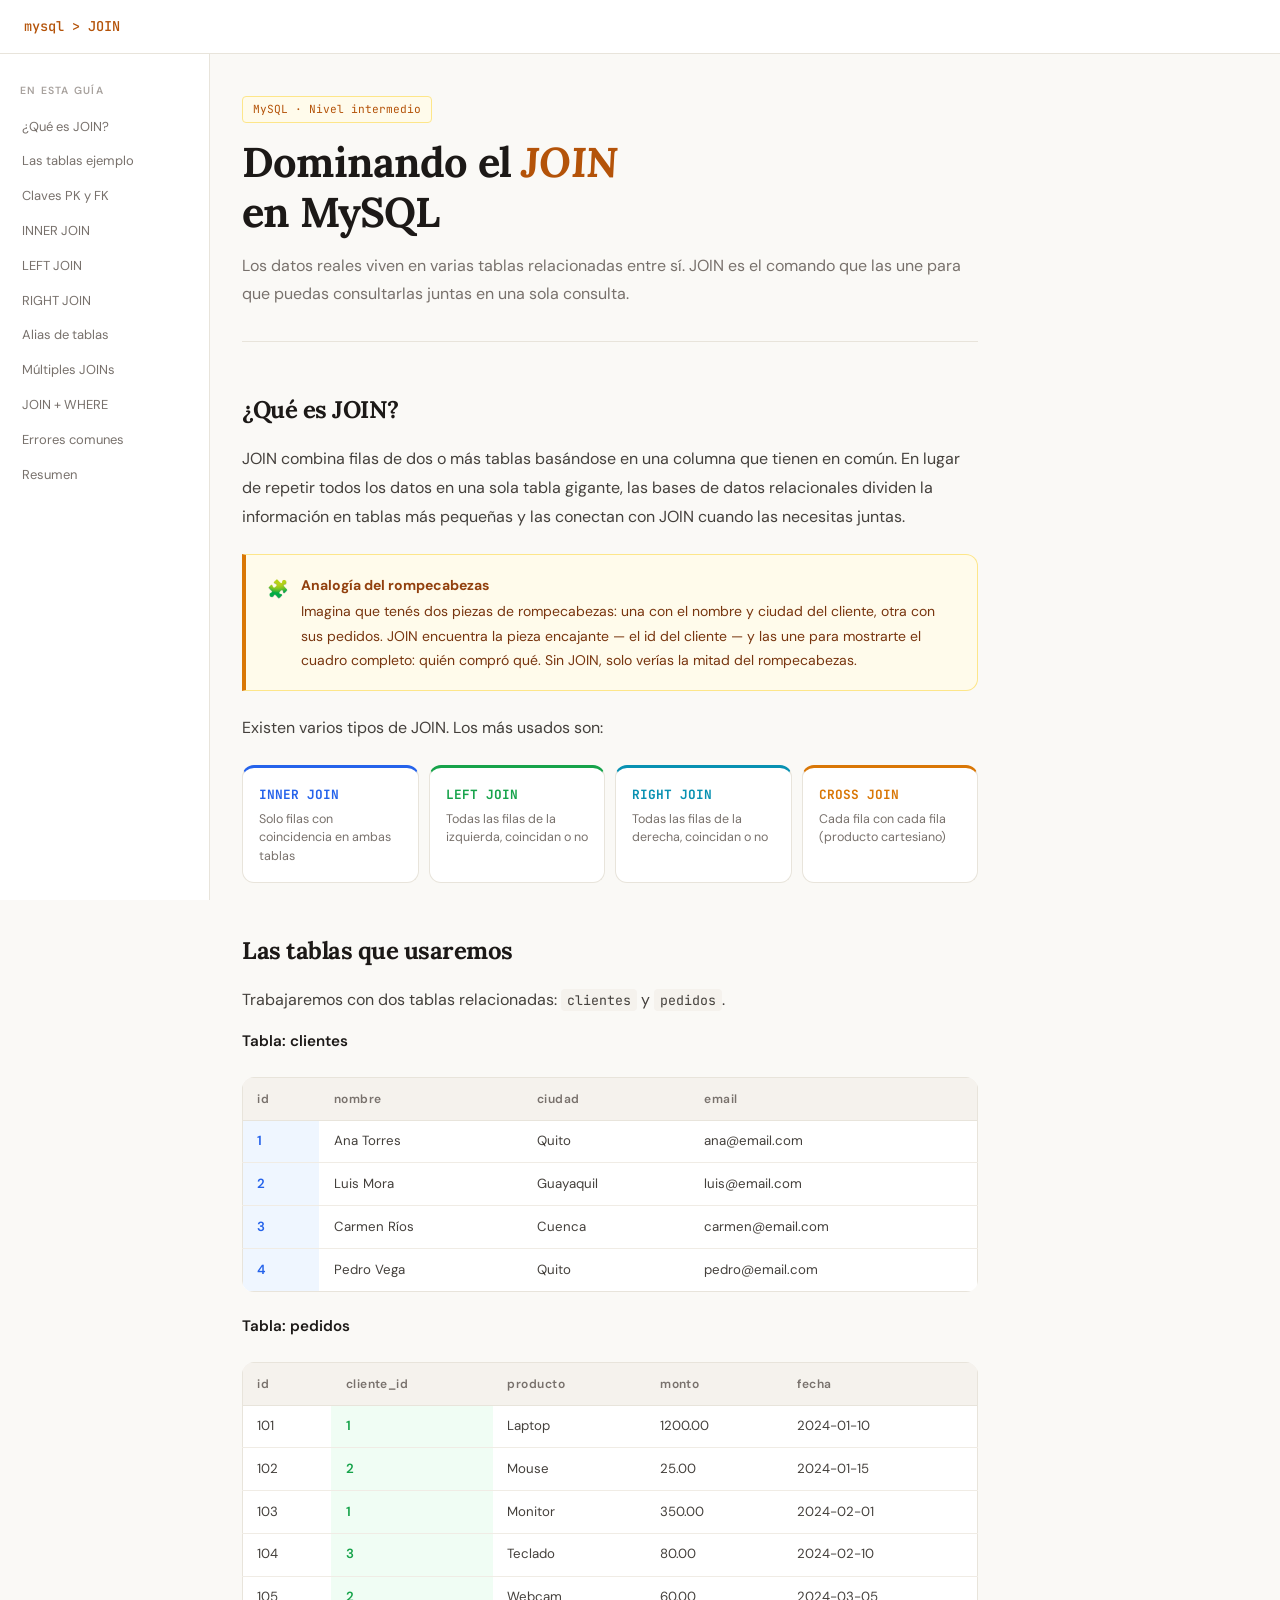
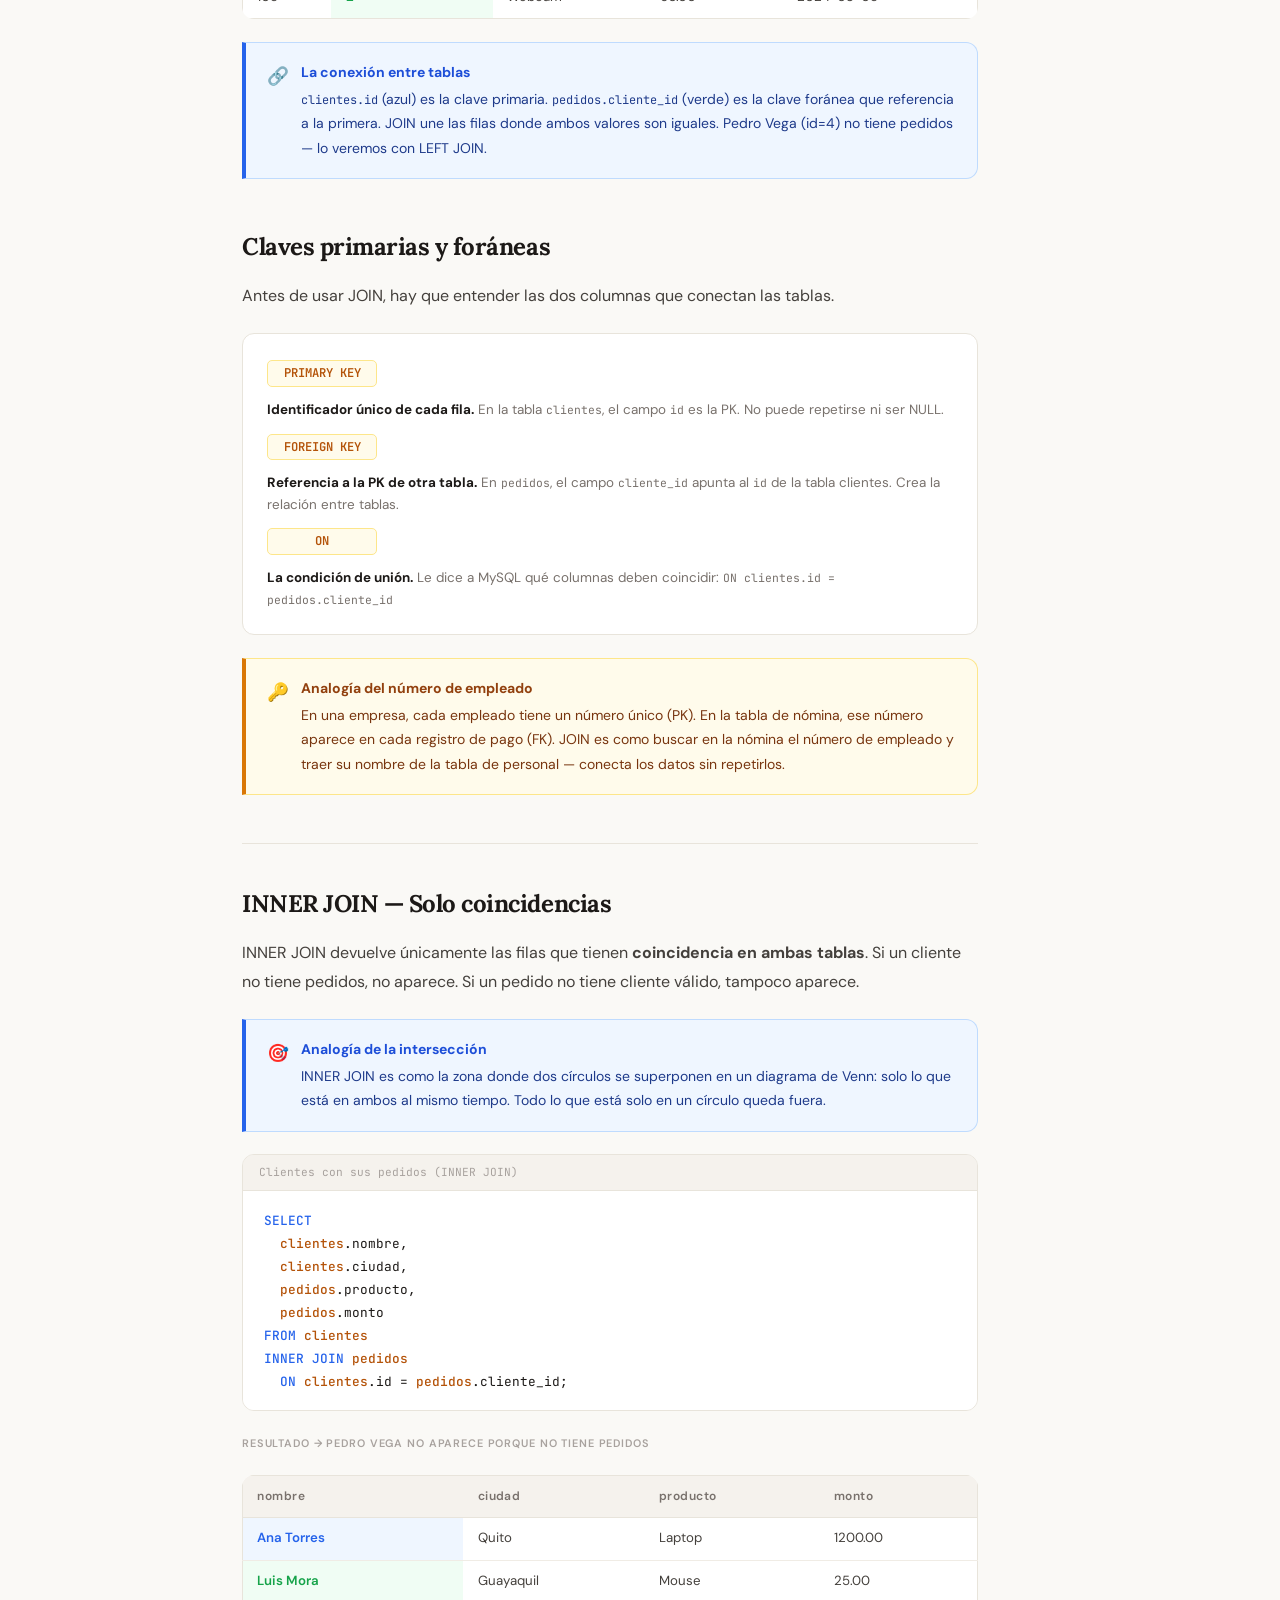
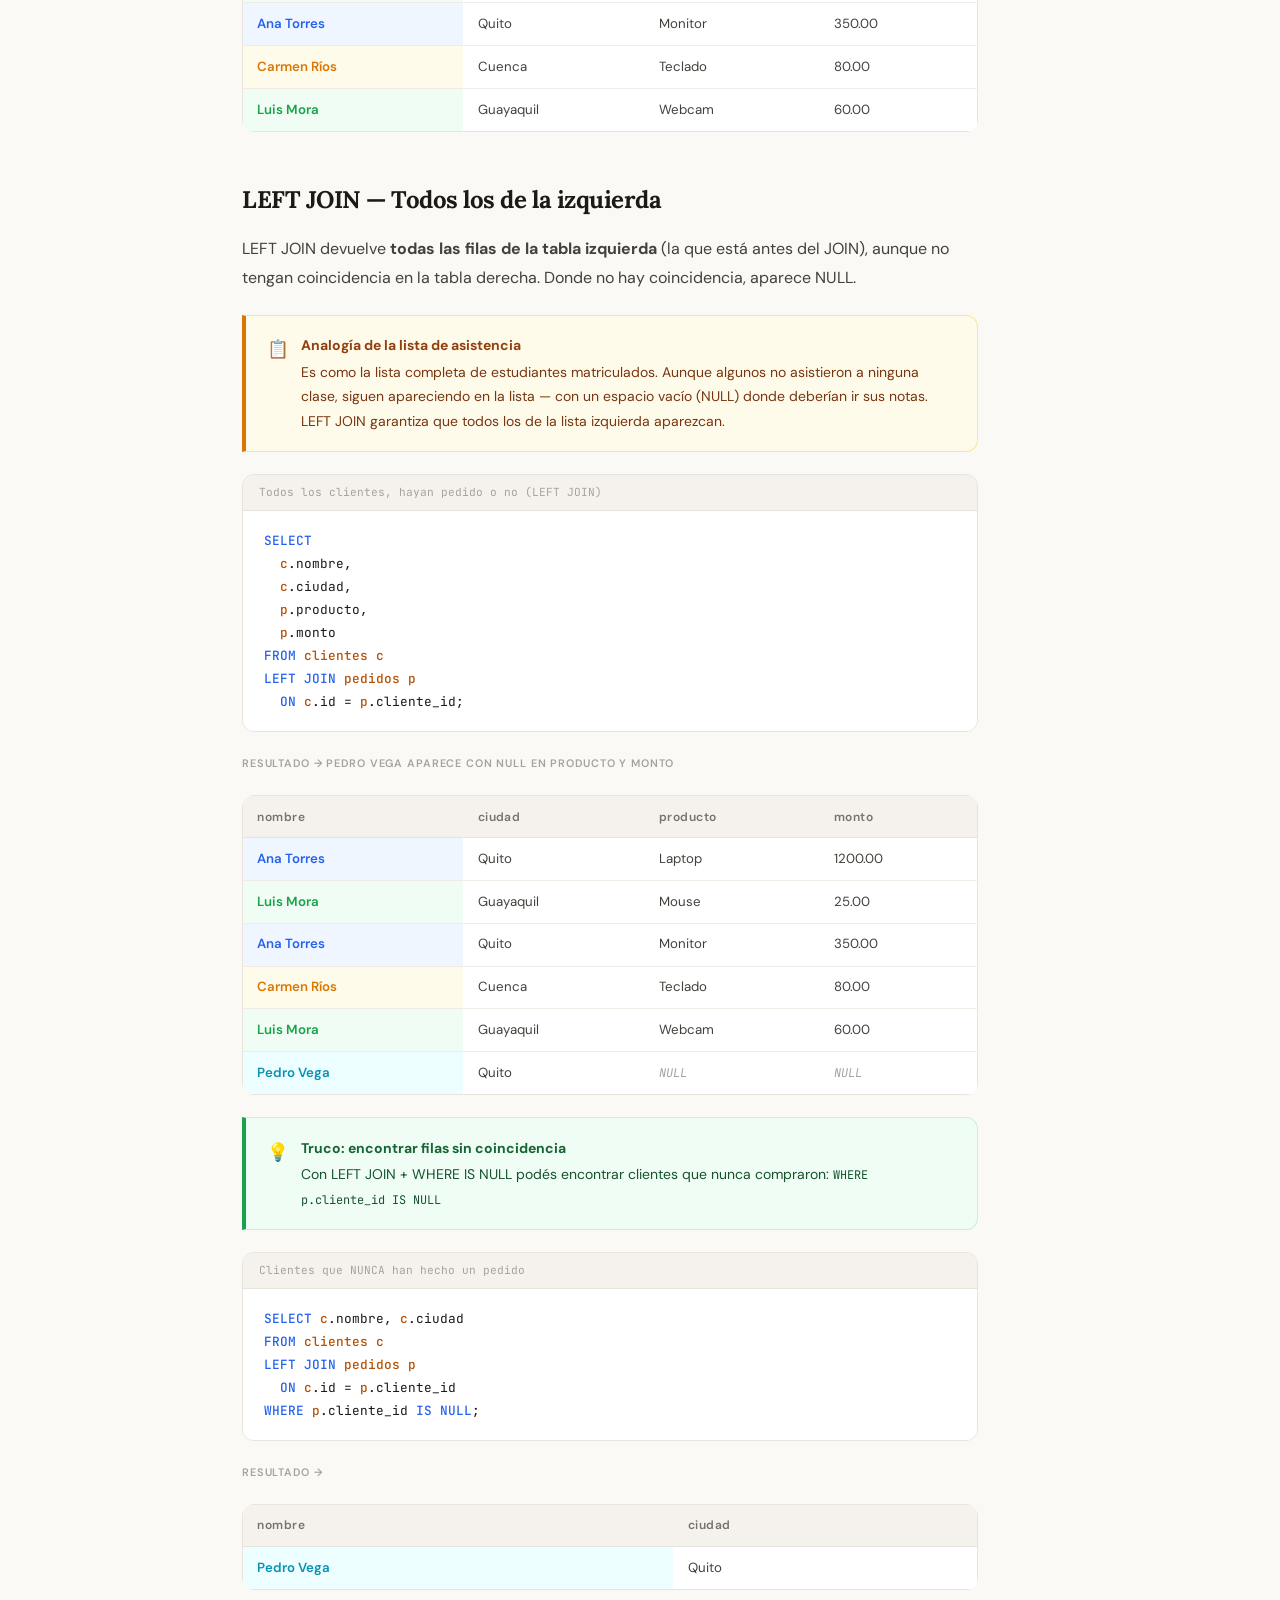
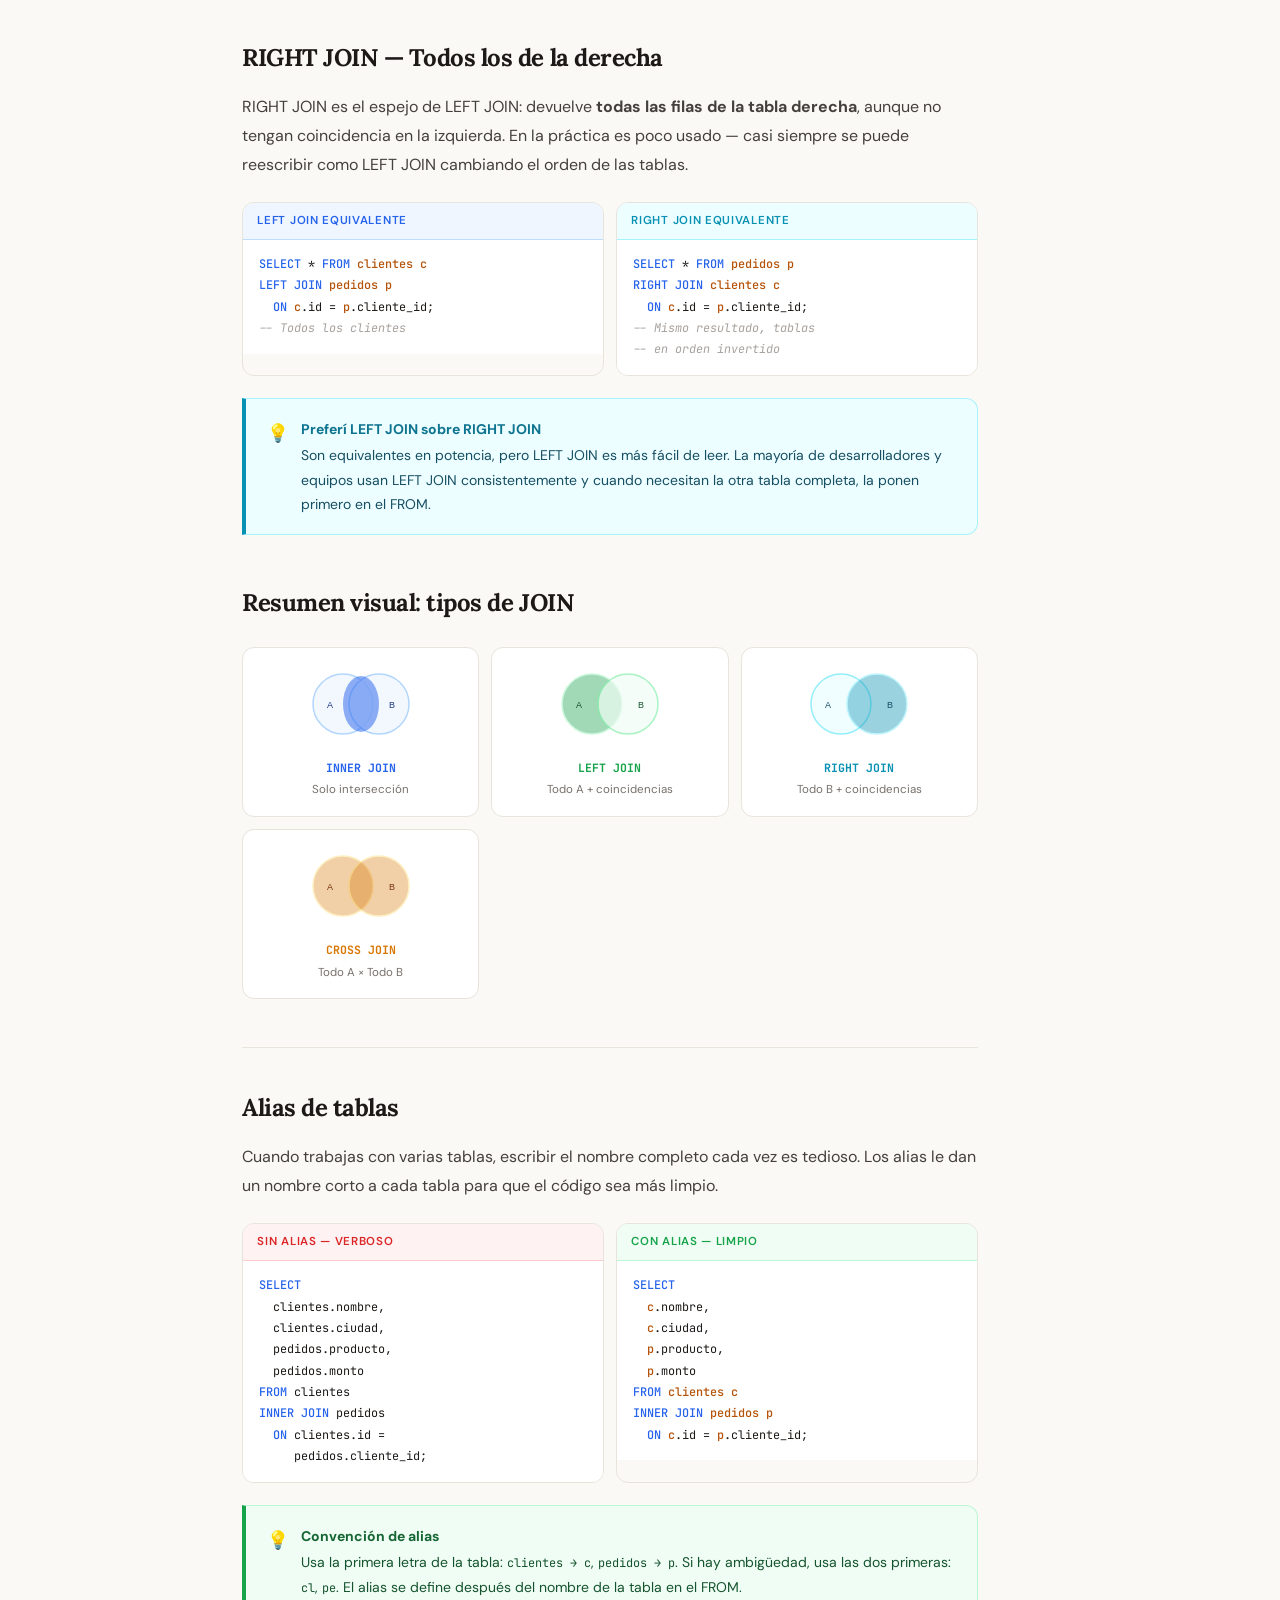
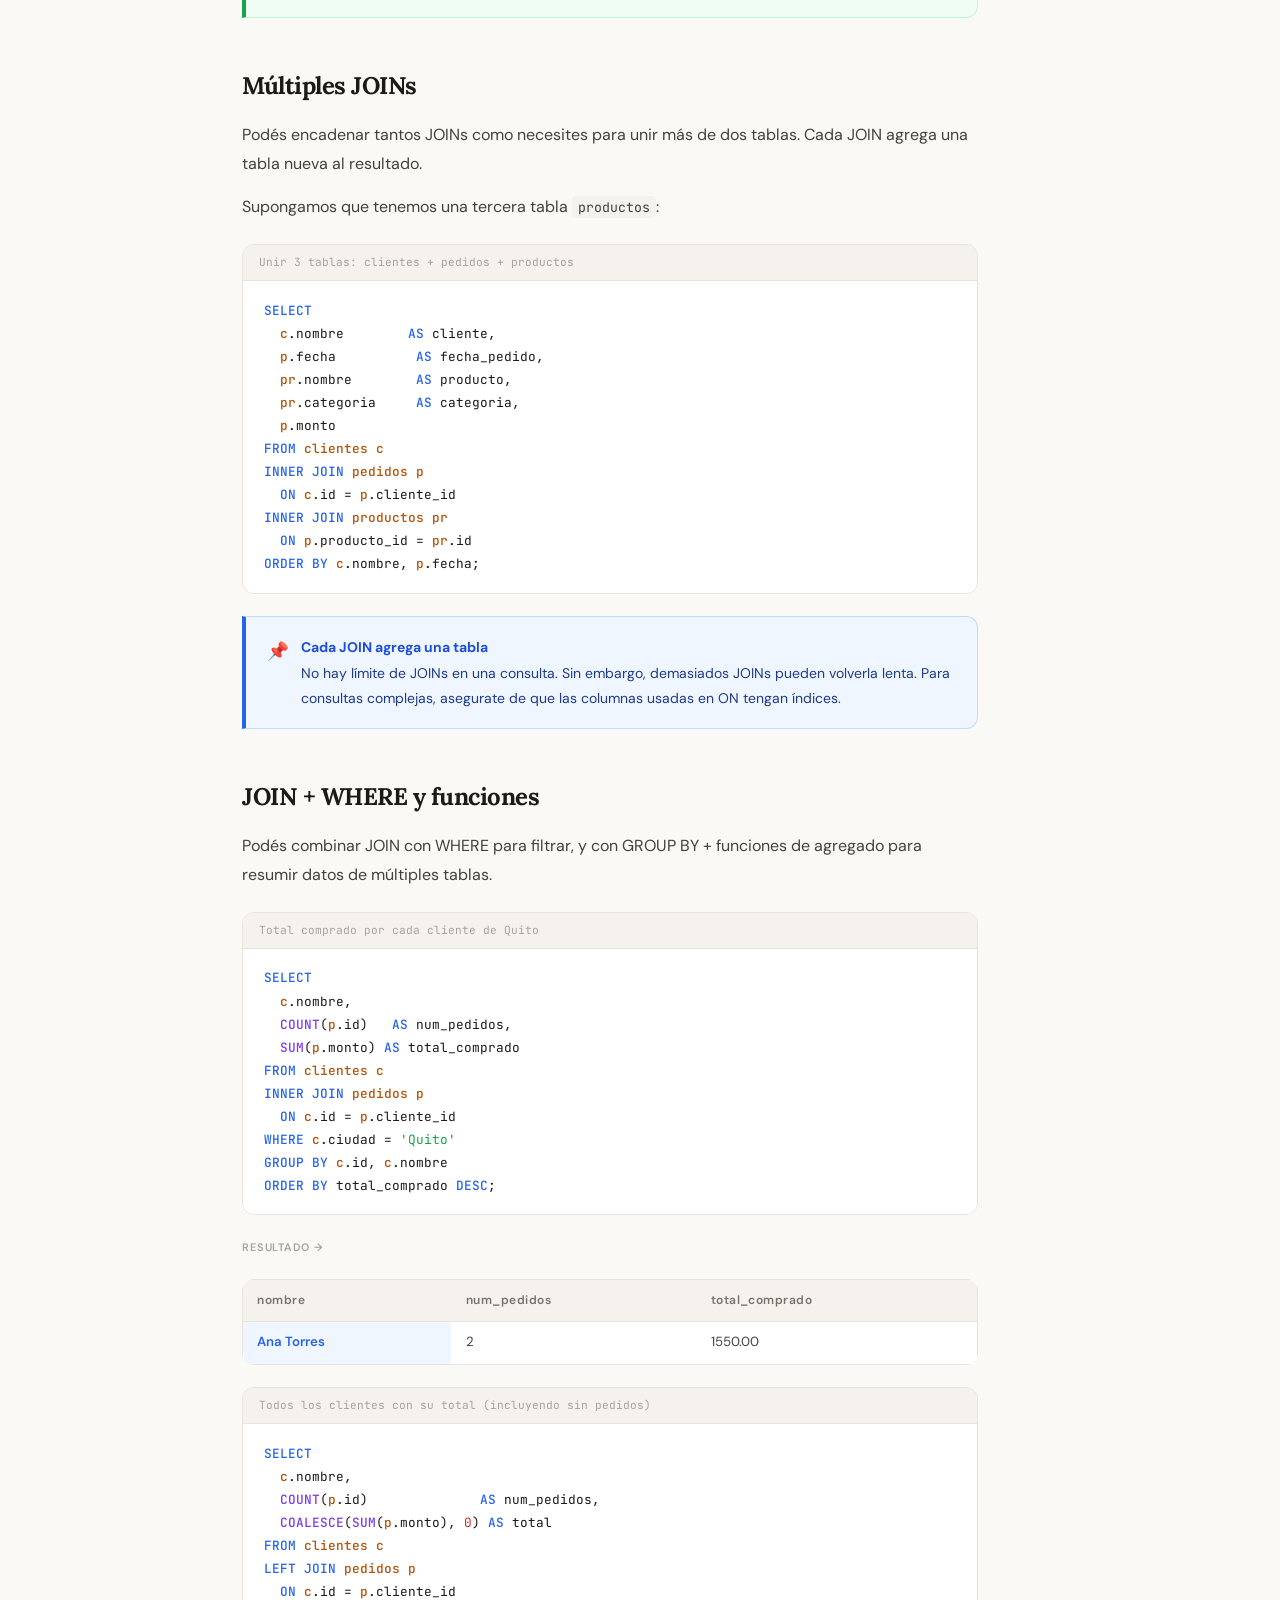
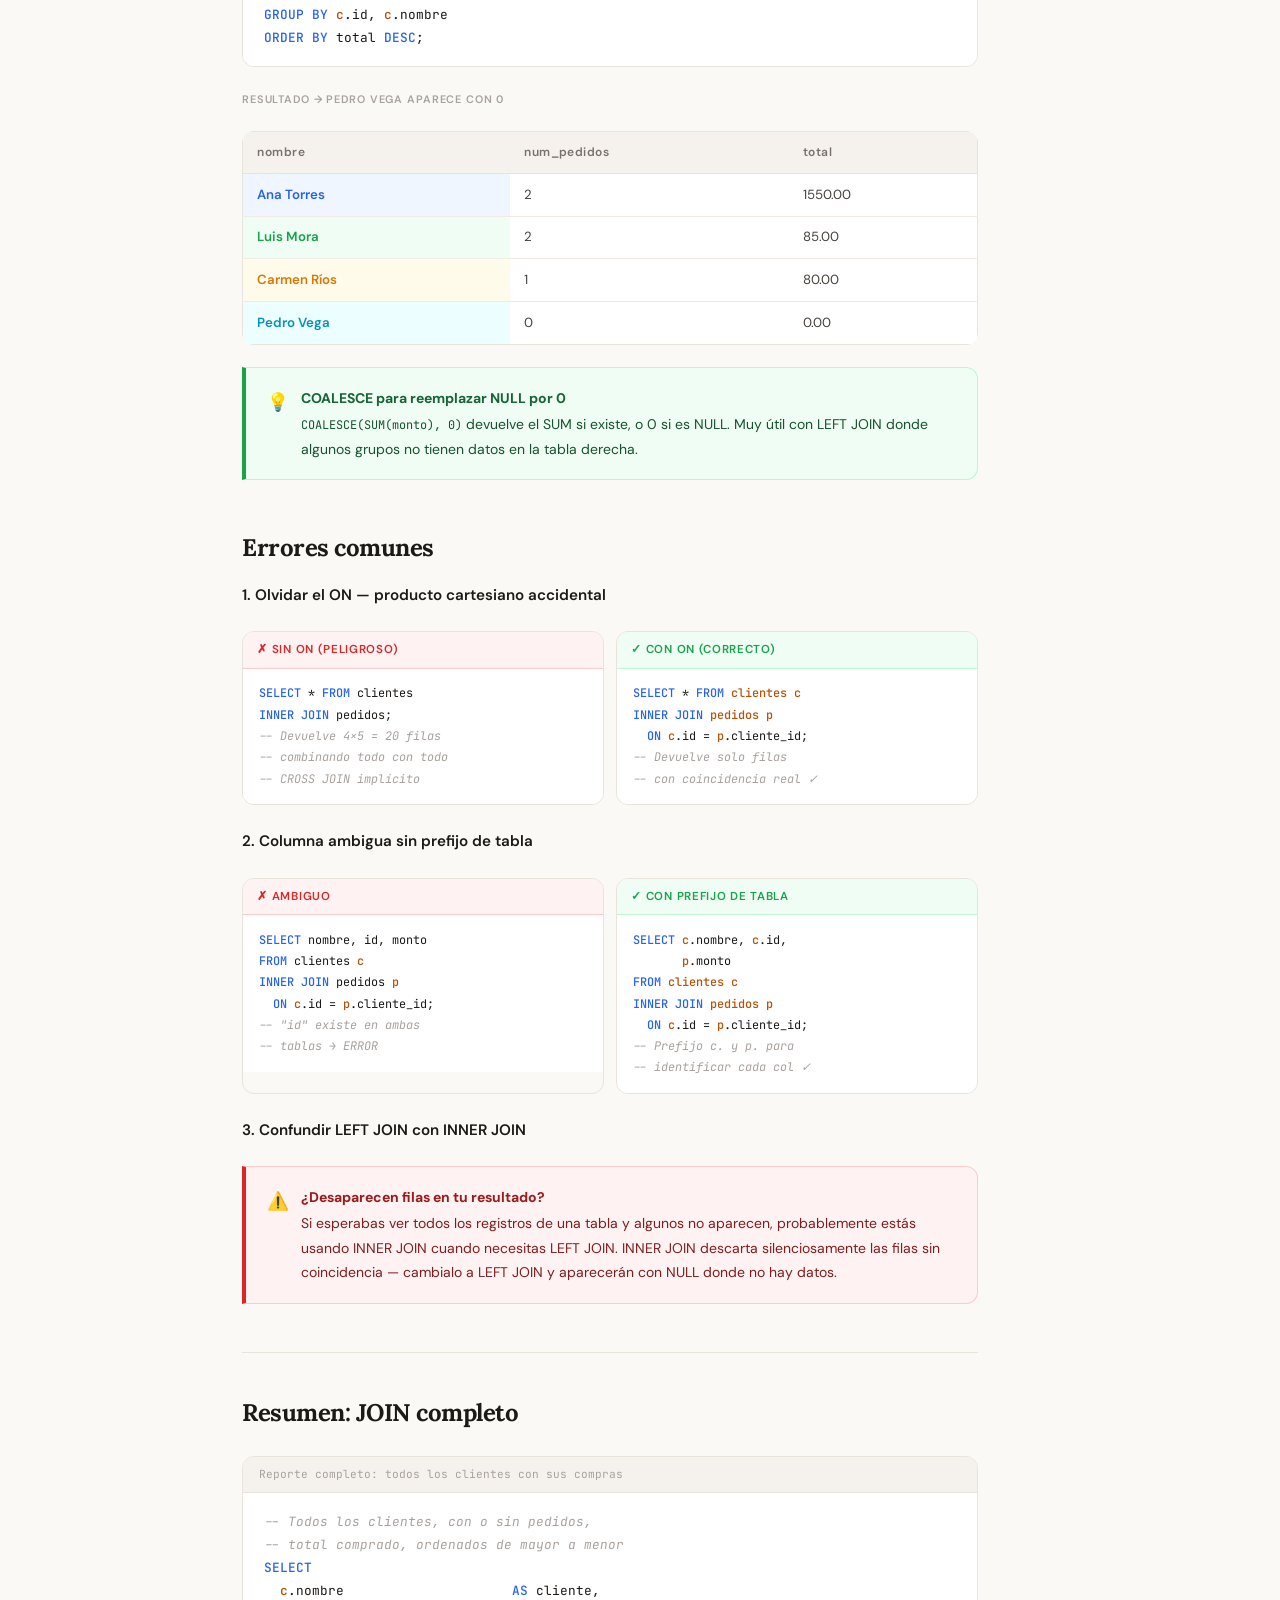
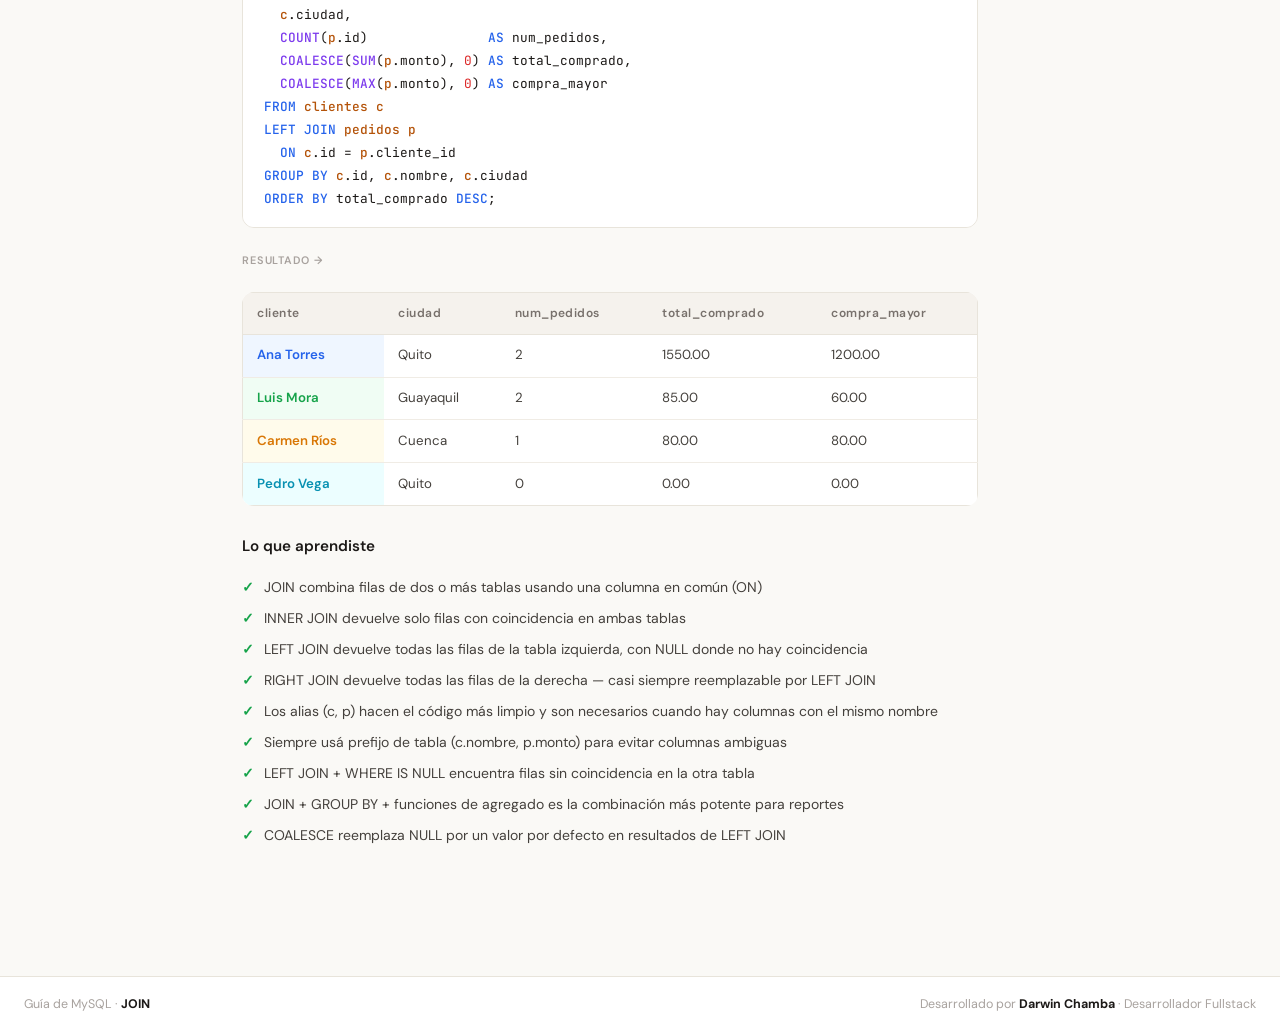
<file: topic/join.html>
<!DOCTYPE html>
<html lang="es">
<head>
<meta charset="UTF-8">
<meta name="viewport" content="width=device-width, initial-scale=1.0">
<title>JOIN en MySQL — Guía completa</title>
<link href="https://fonts.googleapis.com/css2?family=Lora:ital,wght@0,400;0,600;0,700;1,400&family=DM+Sans:wght@400;500;600&family=JetBrains+Mono:wght@400;500&display=swap" rel="stylesheet">
<link rel="stylesheet" href="../style/join.css">
</head>
<body>

<nav>
  <div class="nav-logo">mysql &gt; JOIN</div>
</nav>

<div class="page">
  <aside>
    <div class="aside-title">En esta guía</div>
    <ul class="aside-links">
      <li><a href="#intro">¿Qué es JOIN?</a></li>
      <li><a href="#tablas">Las tablas ejemplo</a></li>
      <li><a href="#claves">Claves PK y FK</a></li>
      <li><a href="#inner">INNER JOIN</a></li>
      <li><a href="#left">LEFT JOIN</a></li>
      <li><a href="#right">RIGHT JOIN</a></li>
      <li><a href="#alias">Alias de tablas</a></li>
      <li><a href="#multiples">Múltiples JOINs</a></li>
      <li><a href="#con-where">JOIN + WHERE</a></li>
      <li><a href="#errores">Errores comunes</a></li>
      <li><a href="#resumen">Resumen</a></li>
    </ul>
  </aside>

  <article>

    <!-- HERO -->
    <div class="hero">
      <div class="hero-tag">MySQL · Nivel intermedio</div>
      <h1>Dominando el <em>JOIN</em><br>en MySQL</h1>
      <p class="hero-lead">Los datos reales viven en varias tablas relacionadas entre sí. JOIN es el comando que las une para que puedas consultarlas juntas en una sola consulta.</p>
    </div>

    <!-- INTRO -->
    <span class="section-anchor" id="intro"></span>
    <div class="section">
      <h2>¿Qué es JOIN?</h2>
      <p>JOIN combina filas de dos o más tablas basándose en una columna que tienen en común. En lugar de repetir todos los datos en una sola tabla gigante, las bases de datos relacionales dividen la información en tablas más pequeñas y las conectan con JOIN cuando las necesitas juntas.</p>

      <div class="box box-amber">
        <div class="box-icon">🧩</div>
        <div class="box-body">
          <strong>Analogía del rompecabezas</strong>
          Imagina que tenés dos piezas de rompecabezas: una con el nombre y ciudad del cliente, otra con sus pedidos. JOIN encuentra la pieza encajante — el id del cliente — y las une para mostrarte el cuadro completo: quién compró qué. Sin JOIN, solo verías la mitad del rompecabezas.
        </div>
      </div>

      <p>Existen varios tipos de JOIN. Los más usados son:</p>

      <div class="join-cards">
        <div class="join-card inner">
          <div class="join-card-name">INNER JOIN</div>
          <div class="join-card-desc">Solo filas con coincidencia en ambas tablas</div>
        </div>
        <div class="join-card left">
          <div class="join-card-name">LEFT JOIN</div>
          <div class="join-card-desc">Todas las filas de la izquierda, coincidan o no</div>
        </div>
        <div class="join-card right">
          <div class="join-card-name">RIGHT JOIN</div>
          <div class="join-card-desc">Todas las filas de la derecha, coincidan o no</div>
        </div>
        <div class="join-card">
          <div class="join-card-name">CROSS JOIN</div>
          <div class="join-card-desc">Cada fila con cada fila (producto cartesiano)</div>
        </div>
      </div>
    </div>

    <!-- TABLAS EJEMPLO -->
    <span class="section-anchor" id="tablas"></span>
    <div class="section">
      <h2>Las tablas que usaremos</h2>
      <p>Trabajaremos con dos tablas relacionadas: <code style="font-family:var(--mono);font-size:0.83em;background:#f5f2ed;padding:2px 6px;border-radius:4px">clientes</code> y <code style="font-family:var(--mono);font-size:0.83em;background:#f5f2ed;padding:2px 6px;border-radius:4px">pedidos</code>.</p>

      <h3>Tabla: clientes</h3>
      <div class="table-wrap">
        <table>
          <thead><tr><th>id</th><th>nombre</th><th>ciudad</th><th>email</th></tr></thead>
          <tbody>
            <tr><td class="hi-b">1</td><td>Ana Torres</td><td>Quito</td><td>ana@email.com</td></tr>
            <tr><td class="hi-b">2</td><td>Luis Mora</td><td>Guayaquil</td><td>luis@email.com</td></tr>
            <tr><td class="hi-b">3</td><td>Carmen Ríos</td><td>Cuenca</td><td>carmen@email.com</td></tr>
            <tr><td class="hi-b">4</td><td>Pedro Vega</td><td>Quito</td><td>pedro@email.com</td></tr>
          </tbody>
        </table>
      </div>

      <h3>Tabla: pedidos</h3>
      <div class="table-wrap">
        <table>
          <thead><tr><th>id</th><th>cliente_id</th><th>producto</th><th>monto</th><th>fecha</th></tr></thead>
          <tbody>
            <tr><td>101</td><td class="hi-g">1</td><td>Laptop</td><td>1200.00</td><td>2024-01-10</td></tr>
            <tr><td>102</td><td class="hi-g">2</td><td>Mouse</td><td>25.00</td><td>2024-01-15</td></tr>
            <tr><td>103</td><td class="hi-g">1</td><td>Monitor</td><td>350.00</td><td>2024-02-01</td></tr>
            <tr><td>104</td><td class="hi-g">3</td><td>Teclado</td><td>80.00</td><td>2024-02-10</td></tr>
            <tr><td>105</td><td class="hi-g">2</td><td>Webcam</td><td>60.00</td><td>2024-03-05</td></tr>
          </tbody>
        </table>
      </div>

      <div class="box box-blue">
        <div class="box-icon">🔗</div>
        <div class="box-body">
          <strong>La conexión entre tablas</strong>
          <code style="font-family:var(--mono);font-size:0.85em">clientes.id</code> (azul) es la clave primaria. <code style="font-family:var(--mono);font-size:0.85em">pedidos.cliente_id</code> (verde) es la clave foránea que referencia a la primera. JOIN une las filas donde ambos valores son iguales. Pedro Vega (id=4) no tiene pedidos — lo veremos con LEFT JOIN.
        </div>
      </div>
    </div>

    <!-- CLAVES -->
    <span class="section-anchor" id="claves"></span>
    <div class="section">
      <h2>Claves primarias y foráneas</h2>
      <p>Antes de usar JOIN, hay que entender las dos columnas que conectan las tablas.</p>

      <div class="anatomy">
        <div class="anatomy-row">
          <div class="anatomy-kw">PRIMARY KEY</div>
          <div class="anatomy-desc"><strong>Identificador único de cada fila.</strong> En la tabla <code style="font-family:var(--mono);font-size:0.85em">clientes</code>, el campo <code style="font-family:var(--mono);font-size:0.85em">id</code> es la PK. No puede repetirse ni ser NULL.</div>
        </div>
        <div class="anatomy-row">
          <div class="anatomy-kw">FOREIGN KEY</div>
          <div class="anatomy-desc"><strong>Referencia a la PK de otra tabla.</strong> En <code style="font-family:var(--mono);font-size:0.85em">pedidos</code>, el campo <code style="font-family:var(--mono);font-size:0.85em">cliente_id</code> apunta al <code style="font-family:var(--mono);font-size:0.85em">id</code> de la tabla clientes. Crea la relación entre tablas.</div>
        </div>
        <div class="anatomy-row">
          <div class="anatomy-kw">ON</div>
          <div class="anatomy-desc"><strong>La condición de unión.</strong> Le dice a MySQL qué columnas deben coincidir: <code style="font-family:var(--mono);font-size:0.85em">ON clientes.id = pedidos.cliente_id</code></div>
        </div>
      </div>

      <div class="box box-amber">
        <div class="box-icon">🔑</div>
        <div class="box-body">
          <strong>Analogía del número de empleado</strong>
          En una empresa, cada empleado tiene un número único (PK). En la tabla de nómina, ese número aparece en cada registro de pago (FK). JOIN es como buscar en la nómina el número de empleado y traer su nombre de la tabla de personal — conecta los datos sin repetirlos.
        </div>
      </div>
    </div>

    <hr>

    <!-- INNER JOIN -->
    <span class="section-anchor" id="inner"></span>
    <div class="section">
      <h2>INNER JOIN — Solo coincidencias</h2>
      <p>INNER JOIN devuelve únicamente las filas que tienen <strong>coincidencia en ambas tablas</strong>. Si un cliente no tiene pedidos, no aparece. Si un pedido no tiene cliente válido, tampoco aparece.</p>

      <div class="box box-blue">
        <div class="box-icon">🎯</div>
        <div class="box-body">
          <strong>Analogía de la intersección</strong>
          INNER JOIN es como la zona donde dos círculos se superponen en un diagrama de Venn: solo lo que está en ambos al mismo tiempo. Todo lo que está solo en un círculo queda fuera.
        </div>
      </div>

      <div class="code-block">
        <div class="code-header"><span class="code-label">Clientes con sus pedidos (INNER JOIN)</span></div>
        <div class="code-body"><span class="kw">SELECT</span>
  <span class="tbl">clientes</span>.nombre,
  <span class="tbl">clientes</span>.ciudad,
  <span class="tbl">pedidos</span>.producto,
  <span class="tbl">pedidos</span>.monto
<span class="kw">FROM</span> <span class="tbl">clientes</span>
<span class="kw">INNER JOIN</span> <span class="tbl">pedidos</span>
  <span class="kw">ON</span> <span class="tbl">clientes</span>.id = <span class="tbl">pedidos</span>.cliente_id;</div>
      </div>

      <div class="result-label">Resultado → Pedro Vega no aparece porque no tiene pedidos</div>
      <div class="table-wrap">
        <table>
          <thead><tr><th>nombre</th><th>ciudad</th><th>producto</th><th>monto</th></tr></thead>
          <tbody>
            <tr><td class="hi-b">Ana Torres</td><td>Quito</td><td>Laptop</td><td>1200.00</td></tr>
            <tr><td class="hi-g">Luis Mora</td><td>Guayaquil</td><td>Mouse</td><td>25.00</td></tr>
            <tr><td class="hi-b">Ana Torres</td><td>Quito</td><td>Monitor</td><td>350.00</td></tr>
            <tr><td class="hi-a">Carmen Ríos</td><td>Cuenca</td><td>Teclado</td><td>80.00</td></tr>
            <tr><td class="hi-g">Luis Mora</td><td>Guayaquil</td><td>Webcam</td><td>60.00</td></tr>
          </tbody>
        </table>
      </div>
    </div>

    <!-- LEFT JOIN -->
    <span class="section-anchor" id="left"></span>
    <div class="section">
      <h2>LEFT JOIN — Todos los de la izquierda</h2>
      <p>LEFT JOIN devuelve <strong>todas las filas de la tabla izquierda</strong> (la que está antes del JOIN), aunque no tengan coincidencia en la tabla derecha. Donde no hay coincidencia, aparece NULL.</p>

      <div class="box box-amber">
        <div class="box-icon">📋</div>
        <div class="box-body">
          <strong>Analogía de la lista de asistencia</strong>
          Es como la lista completa de estudiantes matriculados. Aunque algunos no asistieron a ninguna clase, siguen apareciendo en la lista — con un espacio vacío (NULL) donde deberían ir sus notas. LEFT JOIN garantiza que todos los de la lista izquierda aparezcan.
        </div>
      </div>

      <div class="code-block">
        <div class="code-header"><span class="code-label">Todos los clientes, hayan pedido o no (LEFT JOIN)</span></div>
        <div class="code-body"><span class="kw">SELECT</span>
  <span class="tbl">c</span>.nombre,
  <span class="tbl">c</span>.ciudad,
  <span class="tbl">p</span>.producto,
  <span class="tbl">p</span>.monto
<span class="kw">FROM</span> <span class="tbl">clientes</span> <span class="tbl">c</span>
<span class="kw">LEFT JOIN</span> <span class="tbl">pedidos</span> <span class="tbl">p</span>
  <span class="kw">ON</span> <span class="tbl">c</span>.id = <span class="tbl">p</span>.cliente_id;</div>
      </div>

      <div class="result-label">Resultado → Pedro Vega aparece con NULL en producto y monto</div>
      <div class="table-wrap">
        <table>
          <thead><tr><th>nombre</th><th>ciudad</th><th>producto</th><th>monto</th></tr></thead>
          <tbody>
            <tr><td class="hi-b">Ana Torres</td><td>Quito</td><td>Laptop</td><td>1200.00</td></tr>
            <tr><td class="hi-g">Luis Mora</td><td>Guayaquil</td><td>Mouse</td><td>25.00</td></tr>
            <tr><td class="hi-b">Ana Torres</td><td>Quito</td><td>Monitor</td><td>350.00</td></tr>
            <tr><td class="hi-a">Carmen Ríos</td><td>Cuenca</td><td>Teclado</td><td>80.00</td></tr>
            <tr><td class="hi-g">Luis Mora</td><td>Guayaquil</td><td>Webcam</td><td>60.00</td></tr>
            <tr><td class="hi-t">Pedro Vega</td><td>Quito</td><td class="null-c">NULL</td><td class="null-c">NULL</td></tr>
          </tbody>
        </table>
      </div>

      <div class="box box-green">
        <div class="box-icon">💡</div>
        <div class="box-body">
          <strong>Truco: encontrar filas sin coincidencia</strong>
          Con LEFT JOIN + WHERE IS NULL podés encontrar clientes que nunca compraron: <code style="font-family:var(--mono);font-size:0.85em">WHERE p.cliente_id IS NULL</code>
        </div>
      </div>

      <div class="code-block">
        <div class="code-header"><span class="code-label">Clientes que NUNCA han hecho un pedido</span></div>
        <div class="code-body"><span class="kw">SELECT</span> <span class="tbl">c</span>.nombre, <span class="tbl">c</span>.ciudad
<span class="kw">FROM</span> <span class="tbl">clientes</span> <span class="tbl">c</span>
<span class="kw">LEFT JOIN</span> <span class="tbl">pedidos</span> <span class="tbl">p</span>
  <span class="kw">ON</span> <span class="tbl">c</span>.id = <span class="tbl">p</span>.cliente_id
<span class="kw">WHERE</span> <span class="tbl">p</span>.cliente_id <span class="kw">IS NULL</span>;</div>
      </div>

      <div class="result-label">Resultado →</div>
      <div class="table-wrap">
        <table>
          <thead><tr><th>nombre</th><th>ciudad</th></tr></thead>
          <tbody>
            <tr><td class="hi-t">Pedro Vega</td><td>Quito</td></tr>
          </tbody>
        </table>
      </div>
    </div>

    <!-- RIGHT JOIN -->
    <span class="section-anchor" id="right"></span>
    <div class="section">
      <h2>RIGHT JOIN — Todos los de la derecha</h2>
      <p>RIGHT JOIN es el espejo de LEFT JOIN: devuelve <strong>todas las filas de la tabla derecha</strong>, aunque no tengan coincidencia en la izquierda. En la práctica es poco usado — casi siempre se puede reescribir como LEFT JOIN cambiando el orden de las tablas.</p>

      <div class="compare">
        <div class="compare-box">
          <div class="compare-header inner">LEFT JOIN equivalente</div>
          <div class="code-body"><span class="kw">SELECT</span> * <span class="kw">FROM</span> <span class="tbl">clientes</span> <span class="tbl">c</span>
<span class="kw">LEFT JOIN</span> <span class="tbl">pedidos</span> <span class="tbl">p</span>
  <span class="kw">ON</span> <span class="tbl">c</span>.id = <span class="tbl">p</span>.cliente_id;
<span class="cm">-- Todos los clientes</span></div>
        </div>
        <div class="compare-box">
          <div class="compare-header right">RIGHT JOIN equivalente</div>
          <div class="code-body"><span class="kw">SELECT</span> * <span class="kw">FROM</span> <span class="tbl">pedidos</span> <span class="tbl">p</span>
<span class="kw">RIGHT JOIN</span> <span class="tbl">clientes</span> <span class="tbl">c</span>
  <span class="kw">ON</span> <span class="tbl">c</span>.id = <span class="tbl">p</span>.cliente_id;
<span class="cm">-- Mismo resultado, tablas
-- en orden invertido</span></div>
        </div>
      </div>

      <div class="box box-teal">
        <div class="box-icon">💡</div>
        <div class="box-body">
          <strong>Preferí LEFT JOIN sobre RIGHT JOIN</strong>
          Son equivalentes en potencia, pero LEFT JOIN es más fácil de leer. La mayoría de desarrolladores y equipos usan LEFT JOIN consistentemente y cuando necesitan la otra tabla completa, la ponen primero en el FROM.
        </div>
      </div>
    </div>

    <!-- DIAGRAMA VENN -->
    <div class="section">
      <h2>Resumen visual: tipos de JOIN</h2>

      <div class="venn-grid">
        <div class="venn-box">
          <svg viewBox="0 0 140 80" xmlns="http://www.w3.org/2000/svg">
            <circle cx="52" cy="40" r="30" fill="#eff6ff" stroke="#93c5fd" stroke-width="1.5" opacity="0.7"/>
            <circle cx="88" cy="40" r="30" fill="#eff6ff" stroke="#93c5fd" stroke-width="1.5" opacity="0.7"/>
            <ellipse cx="70" cy="40" rx="18" ry="28" fill="#2563eb" opacity="0.5"/>
            <text x="36" y="44" font-size="9" fill="#1e3a8a" font-family="sans-serif">A</text>
            <text x="98" y="44" font-size="9" fill="#1e3a8a" font-family="sans-serif">B</text>
          </svg>
          <div class="venn-label" style="color:var(--blue)">INNER JOIN</div>
          <div class="venn-desc">Solo intersección</div>
        </div>
        <div class="venn-box">
          <svg viewBox="0 0 140 80" xmlns="http://www.w3.org/2000/svg">
            <circle cx="52" cy="40" r="30" fill="#16a34a" stroke="#86efac" stroke-width="1.5" opacity="0.4"/>
            <circle cx="88" cy="40" r="30" fill="#f0fdf4" stroke="#86efac" stroke-width="1.5" opacity="0.7"/>
            <text x="36" y="44" font-size="9" fill="#14532d" font-family="sans-serif">A</text>
            <text x="98" y="44" font-size="9" fill="#14532d" font-family="sans-serif">B</text>
          </svg>
          <div class="venn-label" style="color:var(--green)">LEFT JOIN</div>
          <div class="venn-desc">Todo A + coincidencias</div>
        </div>
        <div class="venn-box">
          <svg viewBox="0 0 140 80" xmlns="http://www.w3.org/2000/svg">
            <circle cx="52" cy="40" r="30" fill="#ecfeff" stroke="#67e8f9" stroke-width="1.5" opacity="0.7"/>
            <circle cx="88" cy="40" r="30" fill="#0891b2" stroke="#67e8f9" stroke-width="1.5" opacity="0.4"/>
            <text x="36" y="44" font-size="9" fill="#164e63" font-family="sans-serif">A</text>
            <text x="98" y="44" font-size="9" fill="#164e63" font-family="sans-serif">B</text>
          </svg>
          <div class="venn-label" style="color:var(--teal)">RIGHT JOIN</div>
          <div class="venn-desc">Todo B + coincidencias</div>
        </div>
        <div class="venn-box">
          <svg viewBox="0 0 140 80" xmlns="http://www.w3.org/2000/svg">
            <circle cx="52" cy="40" r="30" fill="#d97706" stroke="#fcd34d" stroke-width="1.5" opacity="0.35"/>
            <circle cx="88" cy="40" r="30" fill="#d97706" stroke="#fcd34d" stroke-width="1.5" opacity="0.35"/>
            <text x="36" y="44" font-size="9" fill="#78350f" font-family="sans-serif">A</text>
            <text x="98" y="44" font-size="9" fill="#78350f" font-family="sans-serif">B</text>
          </svg>
          <div class="venn-label" style="color:var(--amber)">CROSS JOIN</div>
          <div class="venn-desc">Todo A × Todo B</div>
        </div>
      </div>
    </div>

    <hr>

    <!-- ALIAS -->
    <span class="section-anchor" id="alias"></span>
    <div class="section">
      <h2>Alias de tablas</h2>
      <p>Cuando trabajas con varias tablas, escribir el nombre completo cada vez es tedioso. Los alias le dan un nombre corto a cada tabla para que el código sea más limpio.</p>

      <div class="compare">
        <div class="compare-box">
          <div class="compare-header bad">Sin alias — verboso</div>
          <div class="code-body"><span class="kw">SELECT</span>
  clientes.nombre,
  clientes.ciudad,
  pedidos.producto,
  pedidos.monto
<span class="kw">FROM</span> clientes
<span class="kw">INNER JOIN</span> pedidos
  <span class="kw">ON</span> clientes.id =
     pedidos.cliente_id;</div>
        </div>
        <div class="compare-box">
          <div class="compare-header good">Con alias — limpio</div>
          <div class="code-body"><span class="kw">SELECT</span>
  <span class="tbl">c</span>.nombre,
  <span class="tbl">c</span>.ciudad,
  <span class="tbl">p</span>.producto,
  <span class="tbl">p</span>.monto
<span class="kw">FROM</span> <span class="tbl">clientes</span> <span class="tbl">c</span>
<span class="kw">INNER JOIN</span> <span class="tbl">pedidos</span> <span class="tbl">p</span>
  <span class="kw">ON</span> <span class="tbl">c</span>.id = <span class="tbl">p</span>.cliente_id;</div>
        </div>
      </div>

      <div class="box box-green">
        <div class="box-icon">💡</div>
        <div class="box-body">
          <strong>Convención de alias</strong>
          Usa la primera letra de la tabla: <code style="font-family:var(--mono);font-size:0.85em">clientes → c</code>, <code style="font-family:var(--mono);font-size:0.85em">pedidos → p</code>. Si hay ambigüedad, usa las dos primeras: <code style="font-family:var(--mono);font-size:0.85em">cl</code>, <code style="font-family:var(--mono);font-size:0.85em">pe</code>. El alias se define después del nombre de la tabla en el FROM.
        </div>
      </div>
    </div>

    <!-- MÚLTIPLES JOINS -->
    <span class="section-anchor" id="multiples"></span>
    <div class="section">
      <h2>Múltiples JOINs</h2>
      <p>Podés encadenar tantos JOINs como necesites para unir más de dos tablas. Cada JOIN agrega una tabla nueva al resultado.</p>

      <p>Supongamos que tenemos una tercera tabla <code style="font-family:var(--mono);font-size:0.83em;background:#f5f2ed;padding:2px 6px;border-radius:4px">productos</code>:</p>

      <div class="code-block">
        <div class="code-header"><span class="code-label">Unir 3 tablas: clientes + pedidos + productos</span></div>
        <div class="code-body"><span class="kw">SELECT</span>
  <span class="tbl">c</span>.nombre        <span class="kw">AS</span> cliente,
  <span class="tbl">p</span>.fecha          <span class="kw">AS</span> fecha_pedido,
  <span class="tbl">pr</span>.nombre        <span class="kw">AS</span> producto,
  <span class="tbl">pr</span>.categoria     <span class="kw">AS</span> categoria,
  <span class="tbl">p</span>.monto
<span class="kw">FROM</span> <span class="tbl">clientes</span> <span class="tbl">c</span>
<span class="kw">INNER JOIN</span> <span class="tbl">pedidos</span> <span class="tbl">p</span>
  <span class="kw">ON</span> <span class="tbl">c</span>.id = <span class="tbl">p</span>.cliente_id
<span class="kw">INNER JOIN</span> <span class="tbl">productos</span> <span class="tbl">pr</span>
  <span class="kw">ON</span> <span class="tbl">p</span>.producto_id = <span class="tbl">pr</span>.id
<span class="kw">ORDER BY</span> <span class="tbl">c</span>.nombre, <span class="tbl">p</span>.fecha;</div>
      </div>

      <div class="box box-blue">
        <div class="box-icon">📌</div>
        <div class="box-body">
          <strong>Cada JOIN agrega una tabla</strong>
          No hay límite de JOINs en una consulta. Sin embargo, demasiados JOINs pueden volverla lenta. Para consultas complejas, asegurate de que las columnas usadas en ON tengan índices.
        </div>
      </div>
    </div>

    <!-- JOIN + WHERE -->
    <span class="section-anchor" id="con-where"></span>
    <div class="section">
      <h2>JOIN + WHERE y funciones</h2>
      <p>Podés combinar JOIN con WHERE para filtrar, y con GROUP BY + funciones de agregado para resumir datos de múltiples tablas.</p>

      <div class="code-block">
        <div class="code-header"><span class="code-label">Total comprado por cada cliente de Quito</span></div>
        <div class="code-body"><span class="kw">SELECT</span>
  <span class="tbl">c</span>.nombre,
  <span class="fn">COUNT</span>(<span class="tbl">p</span>.id)   <span class="kw">AS</span> num_pedidos,
  <span class="fn">SUM</span>(<span class="tbl">p</span>.monto) <span class="kw">AS</span> total_comprado
<span class="kw">FROM</span> <span class="tbl">clientes</span> <span class="tbl">c</span>
<span class="kw">INNER JOIN</span> <span class="tbl">pedidos</span> <span class="tbl">p</span>
  <span class="kw">ON</span> <span class="tbl">c</span>.id = <span class="tbl">p</span>.cliente_id
<span class="kw">WHERE</span> <span class="tbl">c</span>.ciudad = <span class="str">'Quito'</span>
<span class="kw">GROUP BY</span> <span class="tbl">c</span>.id, <span class="tbl">c</span>.nombre
<span class="kw">ORDER BY</span> total_comprado <span class="kw">DESC</span>;</div>
      </div>

      <div class="result-label">Resultado →</div>
      <div class="table-wrap">
        <table>
          <thead><tr><th>nombre</th><th>num_pedidos</th><th>total_comprado</th></tr></thead>
          <tbody>
            <tr><td class="hi-b">Ana Torres</td><td>2</td><td>1550.00</td></tr>
          </tbody>
        </table>
      </div>

      <div class="code-block">
        <div class="code-header"><span class="code-label">Todos los clientes con su total (incluyendo sin pedidos)</span></div>
        <div class="code-body"><span class="kw">SELECT</span>
  <span class="tbl">c</span>.nombre,
  <span class="fn">COUNT</span>(<span class="tbl">p</span>.id)              <span class="kw">AS</span> num_pedidos,
  <span class="fn">COALESCE</span>(<span class="fn">SUM</span>(<span class="tbl">p</span>.monto), <span class="num">0</span>) <span class="kw">AS</span> total
<span class="kw">FROM</span> <span class="tbl">clientes</span> <span class="tbl">c</span>
<span class="kw">LEFT JOIN</span> <span class="tbl">pedidos</span> <span class="tbl">p</span>
  <span class="kw">ON</span> <span class="tbl">c</span>.id = <span class="tbl">p</span>.cliente_id
<span class="kw">GROUP BY</span> <span class="tbl">c</span>.id, <span class="tbl">c</span>.nombre
<span class="kw">ORDER BY</span> total <span class="kw">DESC</span>;</div>
      </div>

      <div class="result-label">Resultado → Pedro Vega aparece con 0</div>
      <div class="table-wrap">
        <table>
          <thead><tr><th>nombre</th><th>num_pedidos</th><th>total</th></tr></thead>
          <tbody>
            <tr><td class="hi-b">Ana Torres</td><td>2</td><td>1550.00</td></tr>
            <tr><td class="hi-g">Luis Mora</td><td>2</td><td>85.00</td></tr>
            <tr><td class="hi-a">Carmen Ríos</td><td>1</td><td>80.00</td></tr>
            <tr><td class="hi-t">Pedro Vega</td><td>0</td><td>0.00</td></tr>
          </tbody>
        </table>
      </div>

      <div class="box box-green">
        <div class="box-icon">💡</div>
        <div class="box-body">
          <strong>COALESCE para reemplazar NULL por 0</strong>
          <code style="font-family:var(--mono);font-size:0.85em">COALESCE(SUM(monto), 0)</code> devuelve el SUM si existe, o 0 si es NULL. Muy útil con LEFT JOIN donde algunos grupos no tienen datos en la tabla derecha.
        </div>
      </div>
    </div>

    <!-- ERRORES -->
    <span class="section-anchor" id="errores"></span>
    <div class="section">
      <h2>Errores comunes</h2>

      <h3>1. Olvidar el ON — producto cartesiano accidental</h3>
      <div class="compare">
        <div class="compare-box">
          <div class="compare-header bad">✗ Sin ON (peligroso)</div>
          <div class="code-body"><span class="kw">SELECT</span> * <span class="kw">FROM</span> clientes
<span class="kw">INNER JOIN</span> pedidos;
<span class="cm">-- Devuelve 4×5 = 20 filas
-- combinando todo con todo
-- CROSS JOIN implícito</span></div>
        </div>
        <div class="compare-box">
          <div class="compare-header good">✓ Con ON (correcto)</div>
          <div class="code-body"><span class="kw">SELECT</span> * <span class="kw">FROM</span> <span class="tbl">clientes</span> <span class="tbl">c</span>
<span class="kw">INNER JOIN</span> <span class="tbl">pedidos</span> <span class="tbl">p</span>
  <span class="kw">ON</span> <span class="tbl">c</span>.id = <span class="tbl">p</span>.cliente_id;
<span class="cm">-- Devuelve solo filas
-- con coincidencia real ✓</span></div>
        </div>
      </div>

      <h3 style="margin-top:1.5rem">2. Columna ambigua sin prefijo de tabla</h3>
      <div class="compare">
        <div class="compare-box">
          <div class="compare-header bad">✗ Ambiguo</div>
          <div class="code-body"><span class="kw">SELECT</span> nombre, id, monto
<span class="kw">FROM</span> clientes <span class="tbl">c</span>
<span class="kw">INNER JOIN</span> pedidos <span class="tbl">p</span>
  <span class="kw">ON</span> <span class="tbl">c</span>.id = <span class="tbl">p</span>.cliente_id;
<span class="cm">-- "id" existe en ambas
-- tablas → ERROR</span></div>
        </div>
        <div class="compare-box">
          <div class="compare-header good">✓ Con prefijo de tabla</div>
          <div class="code-body"><span class="kw">SELECT</span> <span class="tbl">c</span>.nombre, <span class="tbl">c</span>.id,
       <span class="tbl">p</span>.monto
<span class="kw">FROM</span> <span class="tbl">clientes</span> <span class="tbl">c</span>
<span class="kw">INNER JOIN</span> <span class="tbl">pedidos</span> <span class="tbl">p</span>
  <span class="kw">ON</span> <span class="tbl">c</span>.id = <span class="tbl">p</span>.cliente_id;
<span class="cm">-- Prefijo c. y p. para
-- identificar cada col ✓</span></div>
        </div>
      </div>

      <h3 style="margin-top:1.5rem">3. Confundir LEFT JOIN con INNER JOIN</h3>
      <div class="box box-red">
        <div class="box-icon">⚠️</div>
        <div class="box-body">
          <strong>¿Desaparecen filas en tu resultado?</strong>
          Si esperabas ver todos los registros de una tabla y algunos no aparecen, probablemente estás usando INNER JOIN cuando necesitas LEFT JOIN. INNER JOIN descarta silenciosamente las filas sin coincidencia — cambialo a LEFT JOIN y aparecerán con NULL donde no hay datos.
        </div>
      </div>
    </div>

    <hr>

    <!-- RESUMEN -->
    <span class="section-anchor" id="resumen"></span>
    <div class="section">
      <h2>Resumen: JOIN completo</h2>

      <div class="code-block">
        <div class="code-header"><span class="code-label">Reporte completo: todos los clientes con sus compras</span></div>
        <div class="code-body"><span class="cm">-- Todos los clientes, con o sin pedidos,
-- total comprado, ordenados de mayor a menor</span>
<span class="kw">SELECT</span>
  <span class="tbl">c</span>.nombre                     <span class="kw">AS</span> cliente,
  <span class="tbl">c</span>.ciudad,
  <span class="fn">COUNT</span>(<span class="tbl">p</span>.id)               <span class="kw">AS</span> num_pedidos,
  <span class="fn">COALESCE</span>(<span class="fn">SUM</span>(<span class="tbl">p</span>.monto), <span class="num">0</span>) <span class="kw">AS</span> total_comprado,
  <span class="fn">COALESCE</span>(<span class="fn">MAX</span>(<span class="tbl">p</span>.monto), <span class="num">0</span>) <span class="kw">AS</span> compra_mayor
<span class="kw">FROM</span> <span class="tbl">clientes</span> <span class="tbl">c</span>
<span class="kw">LEFT JOIN</span> <span class="tbl">pedidos</span> <span class="tbl">p</span>
  <span class="kw">ON</span> <span class="tbl">c</span>.id = <span class="tbl">p</span>.cliente_id
<span class="kw">GROUP BY</span> <span class="tbl">c</span>.id, <span class="tbl">c</span>.nombre, <span class="tbl">c</span>.ciudad
<span class="kw">ORDER BY</span> total_comprado <span class="kw">DESC</span>;</div>
      </div>

      <div class="result-label">Resultado →</div>
      <div class="table-wrap">
        <table>
          <thead><tr><th>cliente</th><th>ciudad</th><th>num_pedidos</th><th>total_comprado</th><th>compra_mayor</th></tr></thead>
          <tbody>
            <tr><td class="hi-b">Ana Torres</td><td>Quito</td><td>2</td><td>1550.00</td><td>1200.00</td></tr>
            <tr><td class="hi-g">Luis Mora</td><td>Guayaquil</td><td>2</td><td>85.00</td><td>60.00</td></tr>
            <tr><td class="hi-a">Carmen Ríos</td><td>Cuenca</td><td>1</td><td>80.00</td><td>80.00</td></tr>
            <tr><td class="hi-t">Pedro Vega</td><td>Quito</td><td>0</td><td>0.00</td><td>0.00</td></tr>
          </tbody>
        </table>
      </div>

      <h3 style="margin-top:1.75rem">Lo que aprendiste</h3>
      <ul class="checklist">
        <li>JOIN combina filas de dos o más tablas usando una columna en común (ON)</li>
        <li>INNER JOIN devuelve solo filas con coincidencia en ambas tablas</li>
        <li>LEFT JOIN devuelve todas las filas de la tabla izquierda, con NULL donde no hay coincidencia</li>
        <li>RIGHT JOIN devuelve todas las filas de la derecha — casi siempre reemplazable por LEFT JOIN</li>
        <li>Los alias (c, p) hacen el código más limpio y son necesarios cuando hay columnas con el mismo nombre</li>
        <li>Siempre usá prefijo de tabla (c.nombre, p.monto) para evitar columnas ambiguas</li>
        <li>LEFT JOIN + WHERE IS NULL encuentra filas sin coincidencia en la otra tabla</li>
        <li>JOIN + GROUP BY + funciones de agregado es la combinación más potente para reportes</li>
        <li>COALESCE reemplaza NULL por un valor por defecto en resultados de LEFT JOIN</li>
      </ul>
    </div>

  </article>
</div>

<footer>
  <div>Guía de MySQL · <strong>JOIN</strong></div>
  <div>Desarrollado por <strong>Darwin Chamba</strong> · Desarrollador Fullstack</div>
</footer>

<script>
  const links   = document.querySelectorAll('.aside-links a');
  const anchors = document.querySelectorAll('.section-anchor');
  window.addEventListener('scroll', () => {
    let current = '';
    anchors.forEach(a => {
      if (window.scrollY >= a.offsetTop - 70) current = a.id;
    });
    links.forEach(a => a.classList.toggle('active', a.getAttribute('href') === '#' + current));
  }, { passive: true });
</script>
</body>
</html>
</file>
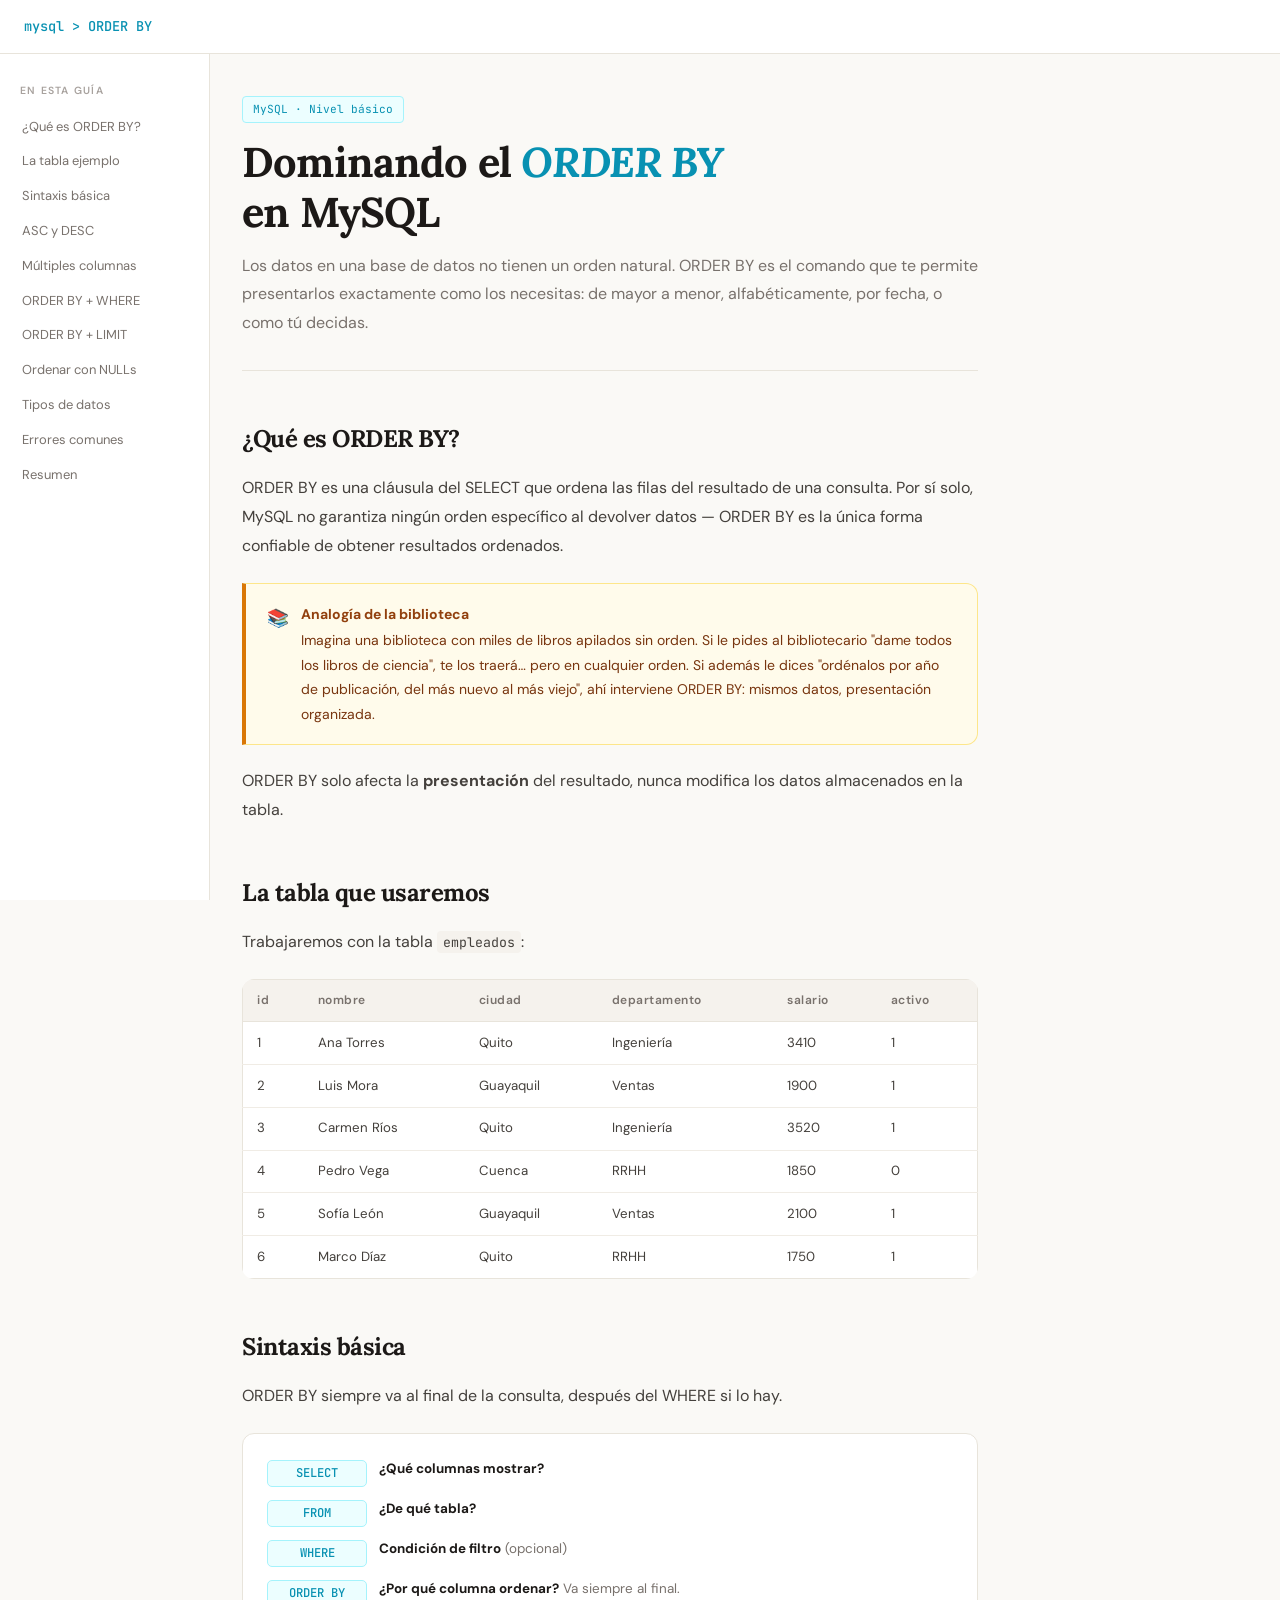
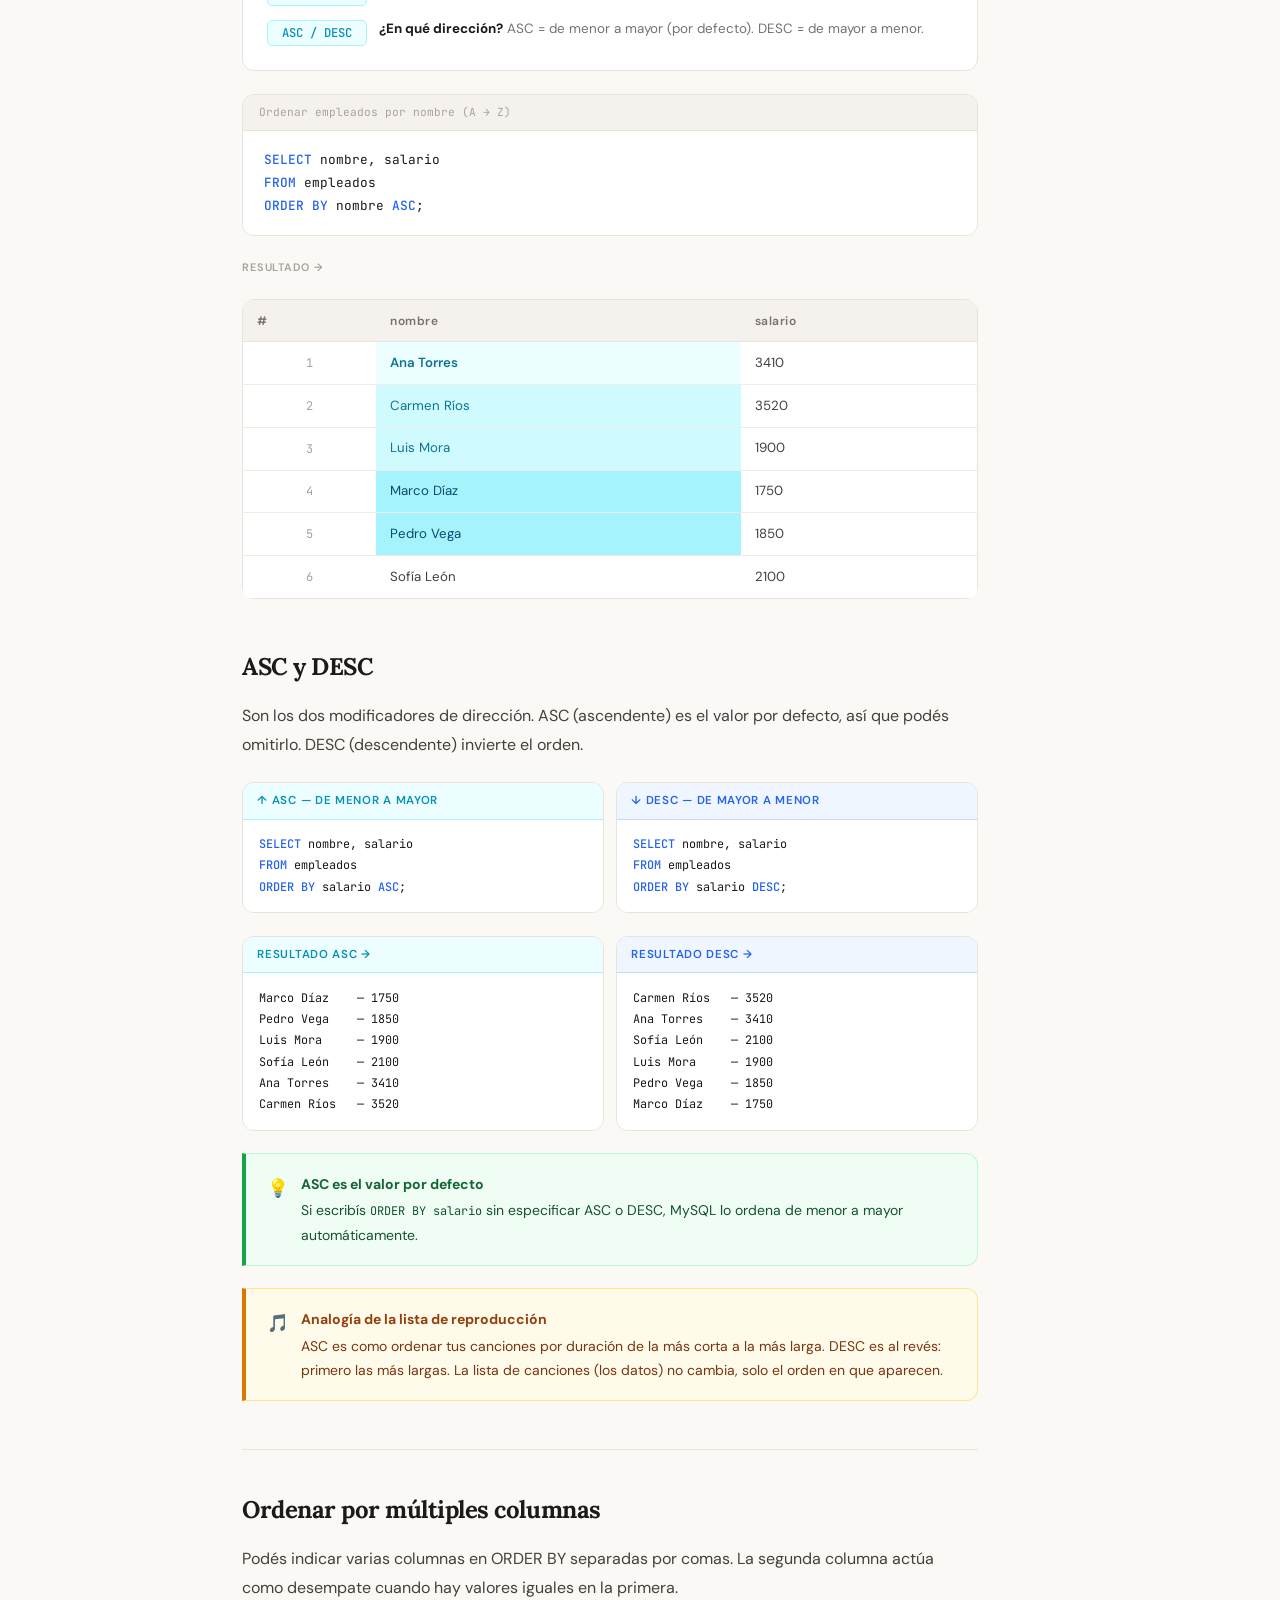
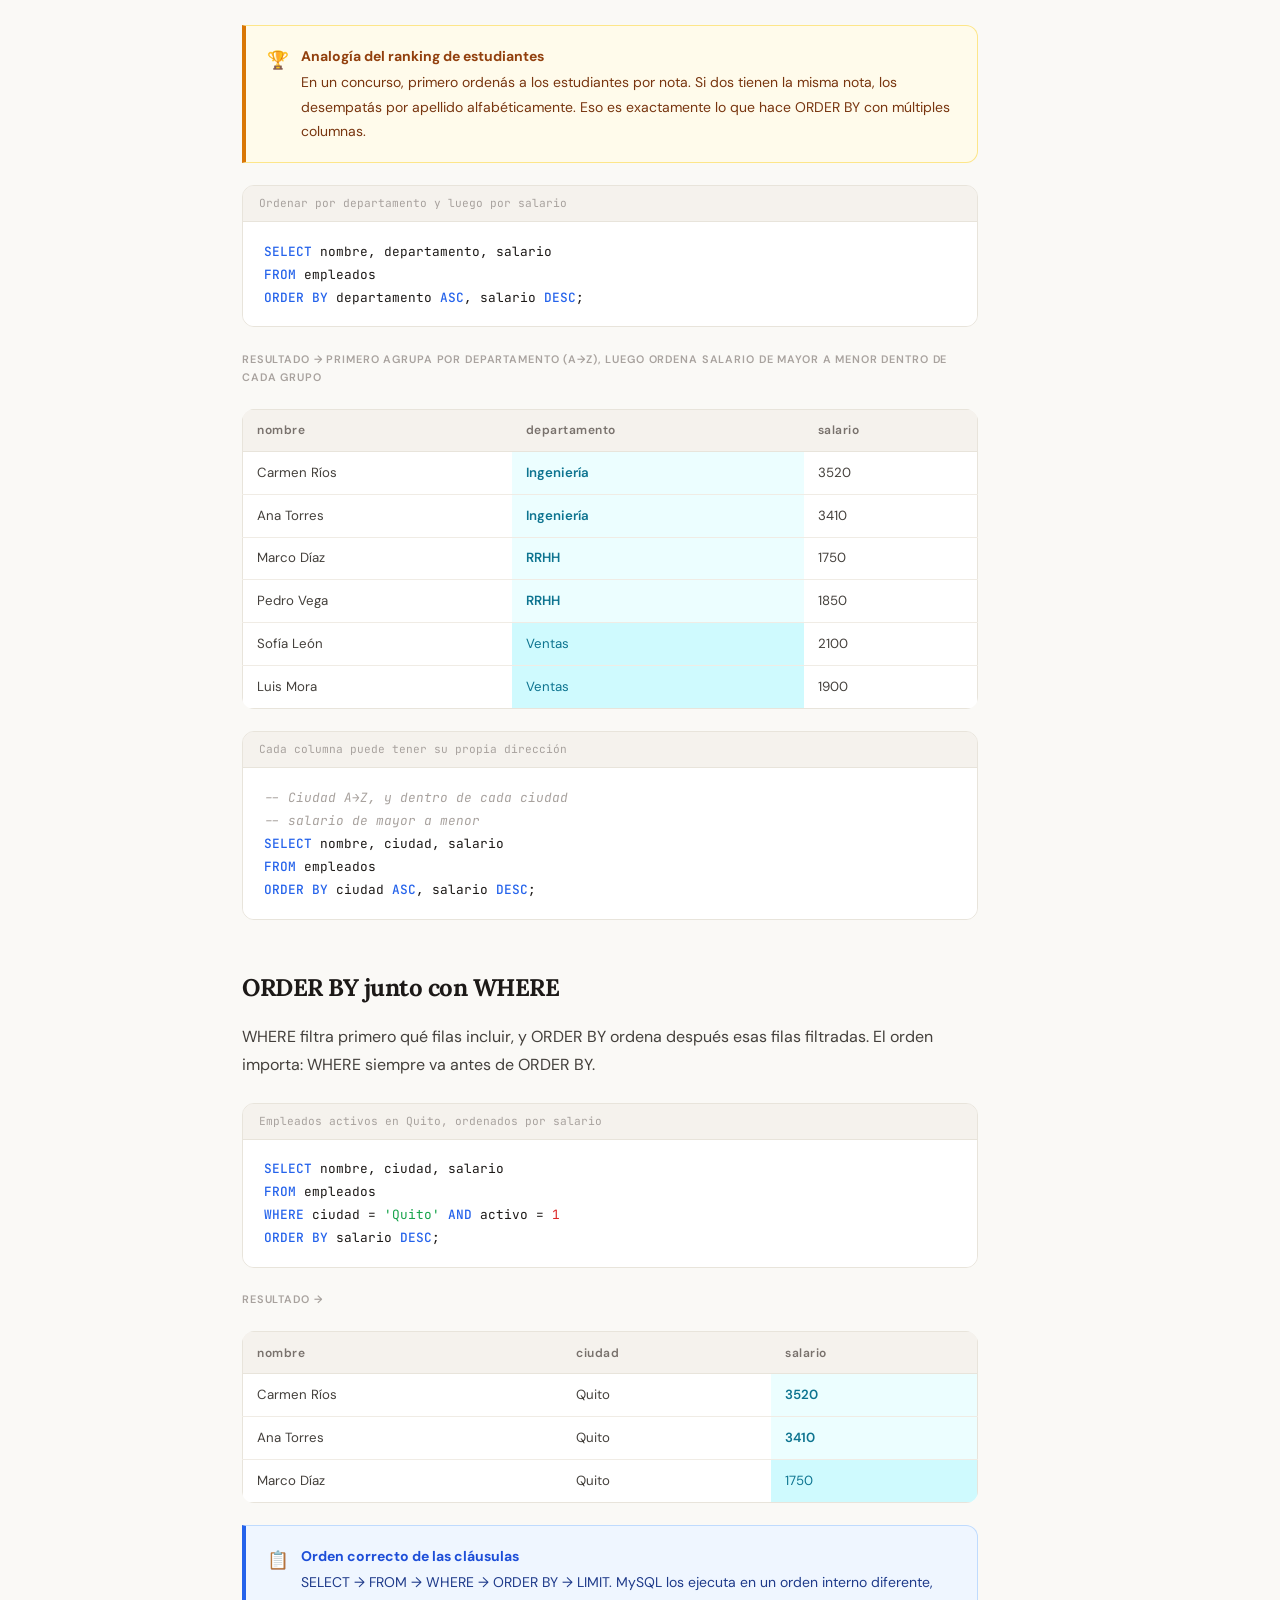
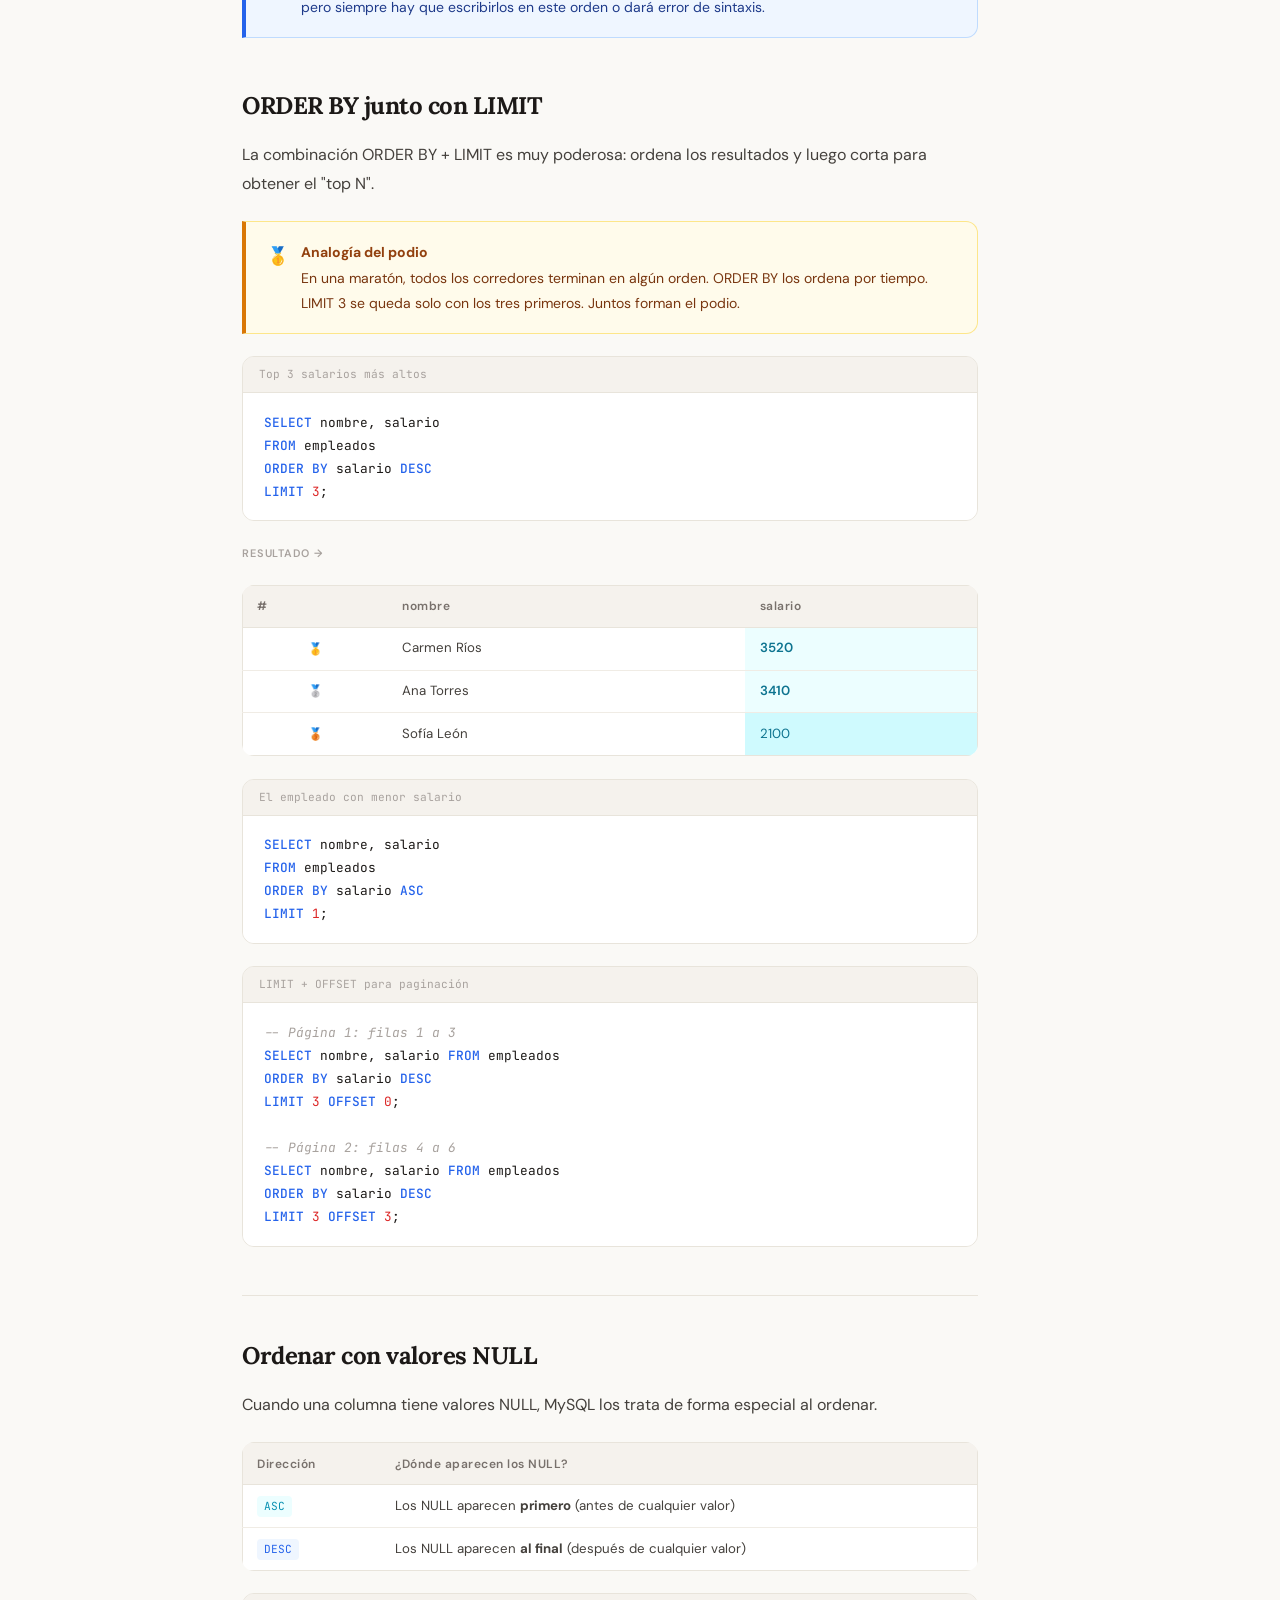
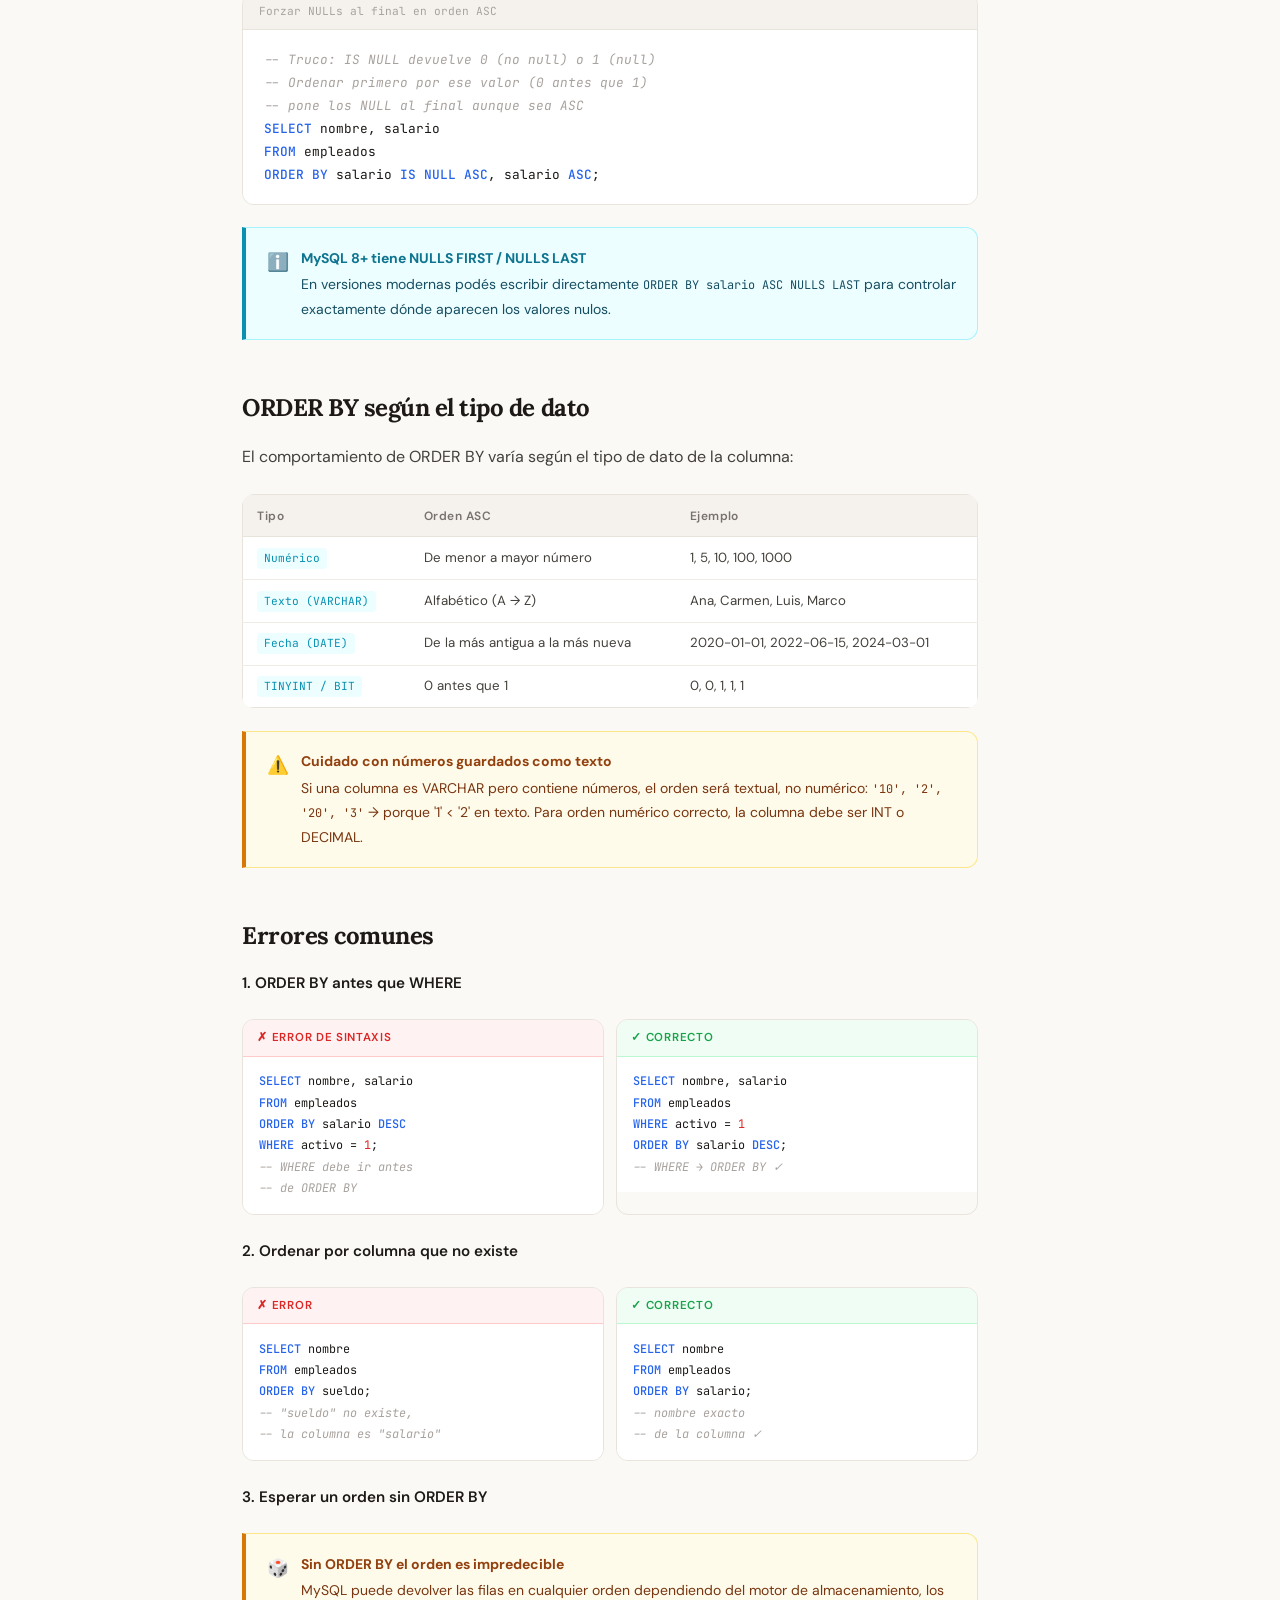
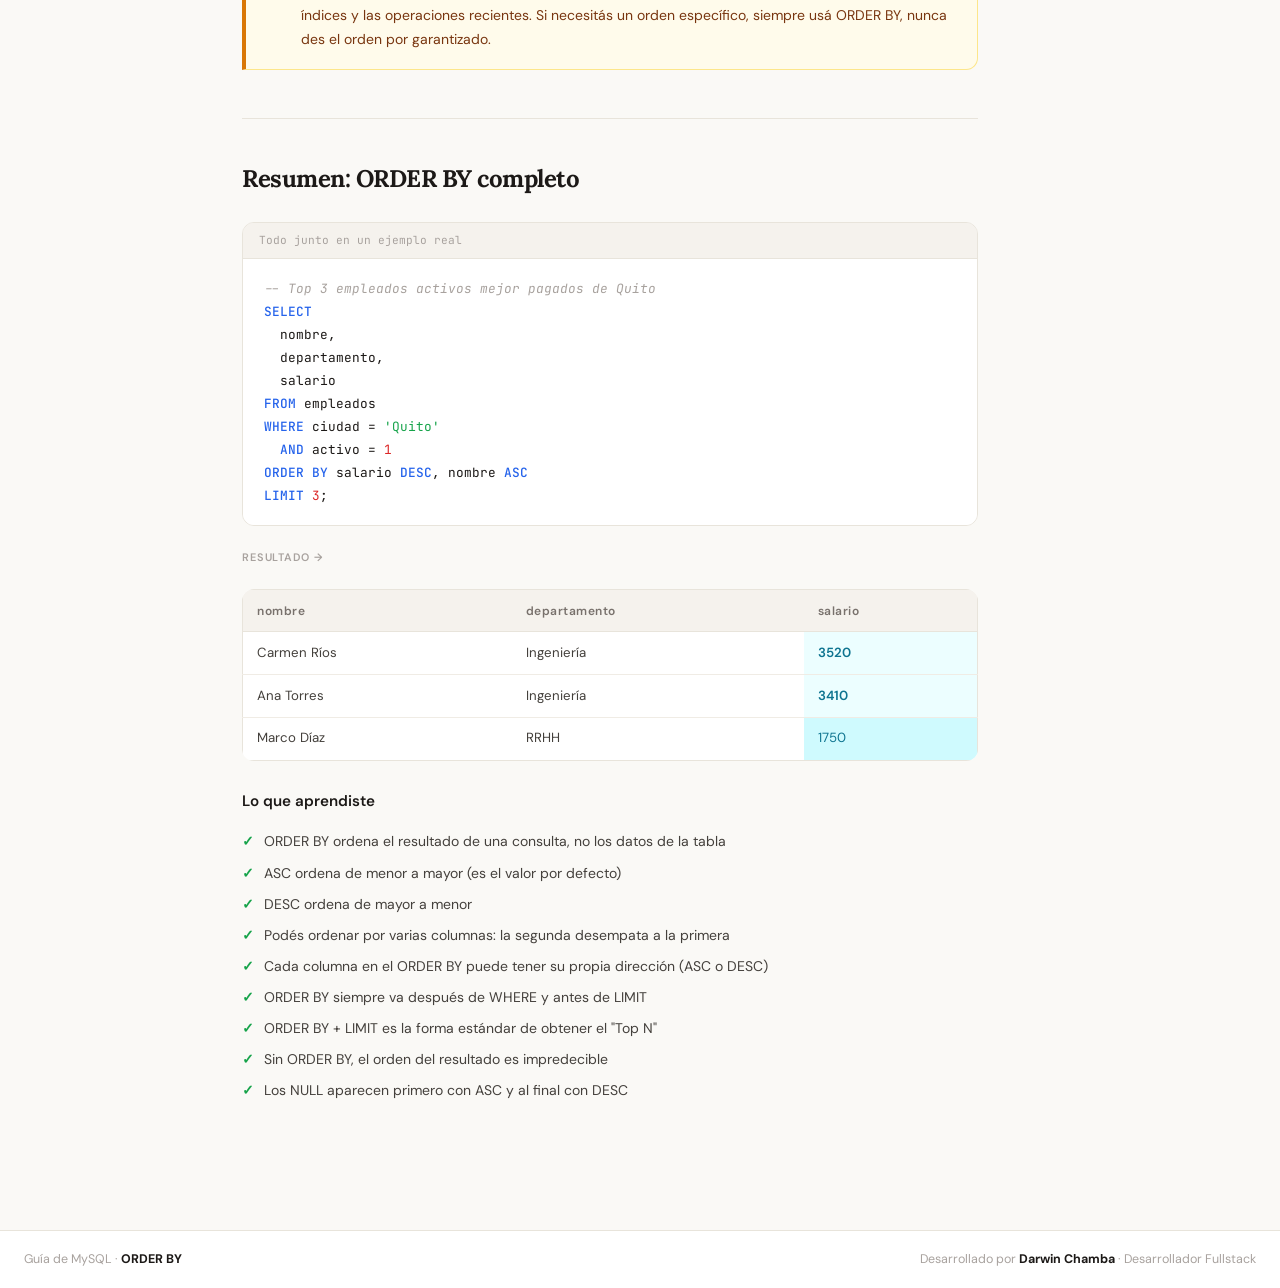
<file: topic/orderby.html>
<!DOCTYPE html>
<html lang="es">
<head>
<meta charset="UTF-8">
<meta name="viewport" content="width=device-width, initial-scale=1.0">
<title>ORDER BY en MySQL — Guía completa</title>
<link href="https://fonts.googleapis.com/css2?family=Lora:ital,wght@0,400;0,600;0,700;1,400&family=DM+Sans:wght@400;500;600&family=JetBrains+Mono:wght@400;500&display=swap" rel="stylesheet">
<link rel="stylesheet" href="../style/style_oderby.css">
</head>
<body>

<nav>
  <div class="nav-logo">mysql &gt; ORDER BY</div>
</nav>

<div class="page">

  <aside>
    <div class="aside-title">En esta guía</div>
    <ul class="aside-links">
      <li><a href="#intro">¿Qué es ORDER BY?</a></li>
      <li><a href="#tabla">La tabla ejemplo</a></li>
      <li><a href="#sintaxis">Sintaxis básica</a></li>
      <li><a href="#asc-desc">ASC y DESC</a></li>
      <li><a href="#multiples">Múltiples columnas</a></li>
      <li><a href="#con-where">ORDER BY + WHERE</a></li>
      <li><a href="#con-limit">ORDER BY + LIMIT</a></li>
      <li><a href="#nulos">Ordenar con NULLs</a></li>
      <li><a href="#tipos">Tipos de datos</a></li>
      <li><a href="#errores">Errores comunes</a></li>
      <li><a href="#resumen">Resumen</a></li>
    </ul>
  </aside>

  <article>

    <!-- HERO -->
    <div class="hero">
      <div class="hero-tag">MySQL · Nivel básico</div>
      <h1>Dominando el <em>ORDER BY</em><br>en MySQL</h1>
      <p class="hero-lead">Los datos en una base de datos no tienen un orden natural. ORDER BY es el comando que te permite presentarlos exactamente como los necesitas: de mayor a menor, alfabéticamente, por fecha, o como tú decidas.</p>
    </div>

    <!-- ¿QUÉ ES? -->
    <span class="section-anchor" id="intro"></span>
    <div class="section">
      <h2>¿Qué es ORDER BY?</h2>
      <p>ORDER BY es una cláusula del SELECT que ordena las filas del resultado de una consulta. Por sí solo, MySQL no garantiza ningún orden específico al devolver datos — ORDER BY es la única forma confiable de obtener resultados ordenados.</p>

      <div class="box box-amber">
        <div class="box-icon">📚</div>
        <div class="box-body">
          <strong>Analogía de la biblioteca</strong>
          Imagina una biblioteca con miles de libros apilados sin orden. Si le pides al bibliotecario "dame todos los libros de ciencia", te los traerá… pero en cualquier orden. Si además le dices "ordénalos por año de publicación, del más nuevo al más viejo", ahí interviene ORDER BY: mismos datos, presentación organizada.
        </div>
      </div>

      <p>ORDER BY solo afecta la <strong>presentación</strong> del resultado, nunca modifica los datos almacenados en la tabla.</p>
    </div>

    <!-- TABLA -->
    <span class="section-anchor" id="tabla"></span>
    <div class="section">
      <h2>La tabla que usaremos</h2>
      <p>Trabajaremos con la tabla <code style="font-family:var(--mono);font-size:0.83em;background:#f5f2ed;padding:2px 6px;border-radius:4px">empleados</code>:</p>

      <div class="table-wrap">
        <table>
          <thead><tr><th>id</th><th>nombre</th><th>ciudad</th><th>departamento</th><th>salario</th><th>activo</th></tr></thead>
          <tbody>
            <tr><td>1</td><td>Ana Torres</td><td>Quito</td><td>Ingeniería</td><td>3410</td><td>1</td></tr>
            <tr><td>2</td><td>Luis Mora</td><td>Guayaquil</td><td>Ventas</td><td>1900</td><td>1</td></tr>
            <tr><td>3</td><td>Carmen Ríos</td><td>Quito</td><td>Ingeniería</td><td>3520</td><td>1</td></tr>
            <tr><td>4</td><td>Pedro Vega</td><td>Cuenca</td><td>RRHH</td><td>1850</td><td>0</td></tr>
            <tr><td>5</td><td>Sofía León</td><td>Guayaquil</td><td>Ventas</td><td>2100</td><td>1</td></tr>
            <tr><td>6</td><td>Marco Díaz</td><td>Quito</td><td>RRHH</td><td>1750</td><td>1</td></tr>
          </tbody>
        </table>
      </div>
    </div>

    <!-- SINTAXIS -->
    <span class="section-anchor" id="sintaxis"></span>
    <div class="section">
      <h2>Sintaxis básica</h2>
      <p>ORDER BY siempre va al final de la consulta, después del WHERE si lo hay.</p>

      <div class="anatomy">
        <div class="anatomy-row">
          <div class="anatomy-kw">SELECT</div>
          <div class="anatomy-desc"><strong>¿Qué columnas mostrar?</strong></div>
        </div>
        <div class="anatomy-row">
          <div class="anatomy-kw">FROM</div>
          <div class="anatomy-desc"><strong>¿De qué tabla?</strong></div>
        </div>
        <div class="anatomy-row">
          <div class="anatomy-kw">WHERE</div>
          <div class="anatomy-desc"><strong>Condición de filtro</strong> (opcional)</div>
        </div>
        <div class="anatomy-row">
          <div class="anatomy-kw">ORDER BY</div>
          <div class="anatomy-desc"><strong>¿Por qué columna ordenar?</strong> Va siempre al final.</div>
        </div>
        <div class="anatomy-row">
          <div class="anatomy-kw">ASC / DESC</div>
          <div class="anatomy-desc"><strong>¿En qué dirección?</strong> ASC = de menor a mayor (por defecto). DESC = de mayor a menor.</div>
        </div>
      </div>

      <div class="code-block">
        <div class="code-header"><span class="code-label">Ordenar empleados por nombre (A → Z)</span></div>
        <div class="code-body"><span class="kw">SELECT</span> nombre, salario
<span class="kw">FROM</span> empleados
<span class="kw">ORDER BY</span> nombre <span class="kw">ASC</span>;</div>
      </div>

      <div class="result-label">Resultado →</div>
      <div class="table-wrap">
        <table>
          <thead><tr><th>#</th><th>nombre</th><th>salario</th></tr></thead>
          <tbody>
            <tr><td class="pos">1</td><td class="hi1">Ana Torres</td><td>3410</td></tr>
            <tr><td class="pos">2</td><td class="hi2">Carmen Ríos</td><td>3520</td></tr>
            <tr><td class="pos">3</td><td class="hi2">Luis Mora</td><td>1900</td></tr>
            <tr><td class="pos">4</td><td class="hi3">Marco Díaz</td><td>1750</td></tr>
            <tr><td class="pos">5</td><td class="hi3">Pedro Vega</td><td>1850</td></tr>
            <tr><td class="pos">6</td><td>Sofía León</td><td>2100</td></tr>
          </tbody>
        </table>
      </div>
    </div>

    <!-- ASC Y DESC -->
    <span class="section-anchor" id="asc-desc"></span>
    <div class="section">
      <h2>ASC y DESC</h2>
      <p>Son los dos modificadores de dirección. ASC (ascendente) es el valor por defecto, así que podés omitirlo. DESC (descendente) invierte el orden.</p>

      <div class="compare">
        <div class="compare-box">
          <div class="compare-header asc">↑ ASC — de menor a mayor</div>
          <div class="code-body"><span class="kw">SELECT</span> nombre, salario
<span class="kw">FROM</span> empleados
<span class="kw">ORDER BY</span> salario <span class="kw">ASC</span>;</div>
        </div>
        <div class="compare-box">
          <div class="compare-header desc">↓ DESC — de mayor a menor</div>
          <div class="code-body"><span class="kw">SELECT</span> nombre, salario
<span class="kw">FROM</span> empleados
<span class="kw">ORDER BY</span> salario <span class="kw">DESC</span>;</div>
        </div>
      </div>

      <div class="compare">
        <div class="compare-box">
          <div class="compare-header asc">Resultado ASC →</div>
          <div class="code-body">Marco Díaz    — 1750
Pedro Vega    — 1850
Luis Mora     — 1900
Sofía León    — 2100
Ana Torres    — 3410
Carmen Ríos   — 3520</div>
        </div>
        <div class="compare-box">
          <div class="compare-header desc">Resultado DESC →</div>
          <div class="code-body">Carmen Ríos   — 3520
Ana Torres    — 3410
Sofía León    — 2100
Luis Mora     — 1900
Pedro Vega    — 1850
Marco Díaz    — 1750</div>
        </div>
      </div>

      <div class="box box-green">
        <div class="box-icon">💡</div>
        <div class="box-body">
          <strong>ASC es el valor por defecto</strong>
          Si escribís <code style="font-family:var(--mono);font-size:0.85em">ORDER BY salario</code> sin especificar ASC o DESC, MySQL lo ordena de menor a mayor automáticamente.
        </div>
      </div>

      <div class="box box-amber">
        <div class="box-icon">🎵</div>
        <div class="box-body">
          <strong>Analogía de la lista de reproducción</strong>
          ASC es como ordenar tus canciones por duración de la más corta a la más larga. DESC es al revés: primero las más largas. La lista de canciones (los datos) no cambia, solo el orden en que aparecen.
        </div>
      </div>
    </div>

    <hr>

    <!-- MÚLTIPLES COLUMNAS -->
    <span class="section-anchor" id="multiples"></span>
    <div class="section">
      <h2>Ordenar por múltiples columnas</h2>
      <p>Podés indicar varias columnas en ORDER BY separadas por comas. La segunda columna actúa como desempate cuando hay valores iguales en la primera.</p>

      <div class="box box-amber">
        <div class="box-icon">🏆</div>
        <div class="box-body">
          <strong>Analogía del ranking de estudiantes</strong>
          En un concurso, primero ordenás a los estudiantes por nota. Si dos tienen la misma nota, los desempatás por apellido alfabéticamente. Eso es exactamente lo que hace ORDER BY con múltiples columnas.
        </div>
      </div>

      <div class="code-block">
        <div class="code-header"><span class="code-label">Ordenar por departamento y luego por salario</span></div>
        <div class="code-body"><span class="kw">SELECT</span> nombre, departamento, salario
<span class="kw">FROM</span> empleados
<span class="kw">ORDER BY</span> departamento <span class="kw">ASC</span>, salario <span class="kw">DESC</span>;</div>
      </div>

      <div class="result-label">Resultado → primero agrupa por departamento (A→Z), luego ordena salario de mayor a menor dentro de cada grupo</div>
      <div class="table-wrap">
        <table>
          <thead><tr><th>nombre</th><th>departamento</th><th>salario</th></tr></thead>
          <tbody>
            <tr><td>Carmen Ríos</td><td class="hi">Ingeniería</td><td>3520</td></tr>
            <tr><td>Ana Torres</td><td class="hi">Ingeniería</td><td>3410</td></tr>
            <tr><td>Marco Díaz</td><td class="hi1">RRHH</td><td>1750</td></tr>
            <tr><td>Pedro Vega</td><td class="hi1">RRHH</td><td>1850</td></tr>
            <tr><td>Sofía León</td><td class="hi2">Ventas</td><td>2100</td></tr>
            <tr><td>Luis Mora</td><td class="hi2">Ventas</td><td>1900</td></tr>
          </tbody>
        </table>
      </div>

      <div class="code-block">
        <div class="code-header"><span class="code-label">Cada columna puede tener su propia dirección</span></div>
        <div class="code-body"><span class="cm">-- Ciudad A→Z, y dentro de cada ciudad
-- salario de mayor a menor</span>
<span class="kw">SELECT</span> nombre, ciudad, salario
<span class="kw">FROM</span> empleados
<span class="kw">ORDER BY</span> ciudad <span class="kw">ASC</span>, salario <span class="kw">DESC</span>;</div>
      </div>
    </div>

    <!-- ORDER BY + WHERE -->
    <span class="section-anchor" id="con-where"></span>
    <div class="section">
      <h2>ORDER BY junto con WHERE</h2>
      <p>WHERE filtra primero qué filas incluir, y ORDER BY ordena después esas filas filtradas. El orden importa: WHERE siempre va antes de ORDER BY.</p>

      <div class="code-block">
        <div class="code-header"><span class="code-label">Empleados activos en Quito, ordenados por salario</span></div>
        <div class="code-body"><span class="kw">SELECT</span> nombre, ciudad, salario
<span class="kw">FROM</span> empleados
<span class="kw">WHERE</span> ciudad = <span class="str">'Quito'</span> <span class="kw">AND</span> activo = <span class="num">1</span>
<span class="kw">ORDER BY</span> salario <span class="kw">DESC</span>;</div>
      </div>

      <div class="result-label">Resultado →</div>
      <div class="table-wrap">
        <table>
          <thead><tr><th>nombre</th><th>ciudad</th><th>salario</th></tr></thead>
          <tbody>
            <tr><td>Carmen Ríos</td><td>Quito</td><td class="hi">3520</td></tr>
            <tr><td>Ana Torres</td><td>Quito</td><td class="hi1">3410</td></tr>
            <tr><td>Marco Díaz</td><td>Quito</td><td class="hi2">1750</td></tr>
          </tbody>
        </table>
      </div>

      <div class="box box-blue">
        <div class="box-icon">📋</div>
        <div class="box-body">
          <strong>Orden correcto de las cláusulas</strong>
          SELECT → FROM → WHERE → ORDER BY → LIMIT. MySQL los ejecuta en un orden interno diferente, pero siempre hay que escribirlos en este orden o dará error de sintaxis.
        </div>
      </div>
    </div>

    <!-- ORDER BY + LIMIT -->
    <span class="section-anchor" id="con-limit"></span>
    <div class="section">
      <h2>ORDER BY junto con LIMIT</h2>
      <p>La combinación ORDER BY + LIMIT es muy poderosa: ordena los resultados y luego corta para obtener el "top N".</p>

      <div class="box box-amber">
        <div class="box-icon">🥇</div>
        <div class="box-body">
          <strong>Analogía del podio</strong>
          En una maratón, todos los corredores terminan en algún orden. ORDER BY los ordena por tiempo. LIMIT 3 se queda solo con los tres primeros. Juntos forman el podio.
        </div>
      </div>

      <div class="code-block">
        <div class="code-header"><span class="code-label">Top 3 salarios más altos</span></div>
        <div class="code-body"><span class="kw">SELECT</span> nombre, salario
<span class="kw">FROM</span> empleados
<span class="kw">ORDER BY</span> salario <span class="kw">DESC</span>
<span class="kw">LIMIT</span> <span class="num">3</span>;</div>
      </div>

      <div class="result-label">Resultado →</div>
      <div class="table-wrap">
        <table>
          <thead><tr><th>#</th><th>nombre</th><th>salario</th></tr></thead>
          <tbody>
            <tr><td class="pos">🥇</td><td>Carmen Ríos</td><td class="hi">3520</td></tr>
            <tr><td class="pos">🥈</td><td>Ana Torres</td><td class="hi1">3410</td></tr>
            <tr><td class="pos">🥉</td><td>Sofía León</td><td class="hi2">2100</td></tr>
          </tbody>
        </table>
      </div>

      <div class="code-block">
        <div class="code-header"><span class="code-label">El empleado con menor salario</span></div>
        <div class="code-body"><span class="kw">SELECT</span> nombre, salario
<span class="kw">FROM</span> empleados
<span class="kw">ORDER BY</span> salario <span class="kw">ASC</span>
<span class="kw">LIMIT</span> <span class="num">1</span>;</div>
      </div>

      <div class="code-block">
        <div class="code-header"><span class="code-label">LIMIT + OFFSET para paginación</span></div>
        <div class="code-body"><span class="cm">-- Página 1: filas 1 a 3</span>
<span class="kw">SELECT</span> nombre, salario <span class="kw">FROM</span> empleados
<span class="kw">ORDER BY</span> salario <span class="kw">DESC</span>
<span class="kw">LIMIT</span> <span class="num">3</span> <span class="kw">OFFSET</span> <span class="num">0</span>;

<span class="cm">-- Página 2: filas 4 a 6</span>
<span class="kw">SELECT</span> nombre, salario <span class="kw">FROM</span> empleados
<span class="kw">ORDER BY</span> salario <span class="kw">DESC</span>
<span class="kw">LIMIT</span> <span class="num">3</span> <span class="kw">OFFSET</span> <span class="num">3</span>;</div>
      </div>
    </div>

    <hr>

    <!-- NULLS -->
    <span class="section-anchor" id="nulos"></span>
    <div class="section">
      <h2>Ordenar con valores NULL</h2>
      <p>Cuando una columna tiene valores NULL, MySQL los trata de forma especial al ordenar.</p>

      <div class="table-wrap">
        <table>
          <thead><tr><th>Dirección</th><th>¿Dónde aparecen los NULL?</th></tr></thead>
          <tbody>
            <tr><td><span class="tag-cyan">ASC</span></td><td>Los NULL aparecen <strong>primero</strong> (antes de cualquier valor)</td></tr>
            <tr><td><span class="tag">DESC</span></td><td>Los NULL aparecen <strong>al final</strong> (después de cualquier valor)</td></tr>
          </tbody>
        </table>
      </div>

      <div class="code-block">
        <div class="code-header"><span class="code-label">Forzar NULLs al final en orden ASC</span></div>
        <div class="code-body"><span class="cm">-- Truco: IS NULL devuelve 0 (no null) o 1 (null)
-- Ordenar primero por ese valor (0 antes que 1)
-- pone los NULL al final aunque sea ASC</span>
<span class="kw">SELECT</span> nombre, salario
<span class="kw">FROM</span> empleados
<span class="kw">ORDER BY</span> salario <span class="kw">IS NULL</span> <span class="kw">ASC</span>, salario <span class="kw">ASC</span>;</div>
      </div>

      <div class="box box-accent">
        <div class="box-icon">ℹ️</div>
        <div class="box-body">
          <strong>MySQL 8+ tiene NULLS FIRST / NULLS LAST</strong>
          En versiones modernas podés escribir directamente <code style="font-family:var(--mono);font-size:0.85em">ORDER BY salario ASC NULLS LAST</code> para controlar exactamente dónde aparecen los valores nulos.
        </div>
      </div>
    </div>

    <!-- TIPOS DE DATOS -->
    <span class="section-anchor" id="tipos"></span>
    <div class="section">
      <h2>ORDER BY según el tipo de dato</h2>
      <p>El comportamiento de ORDER BY varía según el tipo de dato de la columna:</p>

      <div class="table-wrap">
        <table>
          <thead><tr><th>Tipo</th><th>Orden ASC</th><th>Ejemplo</th></tr></thead>
          <tbody>
            <tr><td><span class="tag-cyan">Numérico</span></td><td>De menor a mayor número</td><td>1, 5, 10, 100, 1000</td></tr>
            <tr><td><span class="tag-cyan">Texto (VARCHAR)</span></td><td>Alfabético (A → Z)</td><td>Ana, Carmen, Luis, Marco</td></tr>
            <tr><td><span class="tag-cyan">Fecha (DATE)</span></td><td>De la más antigua a la más nueva</td><td>2020-01-01, 2022-06-15, 2024-03-01</td></tr>
            <tr><td><span class="tag-cyan">TINYINT / BIT</span></td><td>0 antes que 1</td><td>0, 0, 1, 1, 1</td></tr>
          </tbody>
        </table>
      </div>

      <div class="box box-amber">
        <div class="box-icon">⚠️</div>
        <div class="box-body">
          <strong>Cuidado con números guardados como texto</strong>
          Si una columna es VARCHAR pero contiene números, el orden será textual, no numérico: <code style="font-family:var(--mono);font-size:0.85em">'10', '2', '20', '3'</code> → porque '1' &lt; '2' en texto. Para orden numérico correcto, la columna debe ser INT o DECIMAL.
        </div>
      </div>
    </div>

    <!-- ERRORES COMUNES -->
    <span class="section-anchor" id="errores"></span>
    <div class="section">
      <h2>Errores comunes</h2>

      <h3>1. ORDER BY antes que WHERE</h3>
      <div class="compare">
        <div class="compare-box">
          <div class="compare-header bad">✗ Error de sintaxis</div>
          <div class="code-body"><span class="kw">SELECT</span> nombre, salario
<span class="kw">FROM</span> empleados
<span class="kw">ORDER BY</span> salario <span class="kw">DESC</span>
<span class="kw">WHERE</span> activo = <span class="num">1</span>;
<span class="cm">-- WHERE debe ir antes
-- de ORDER BY</span></div>
        </div>
        <div class="compare-box">
          <div class="compare-header good">✓ Correcto</div>
          <div class="code-body"><span class="kw">SELECT</span> nombre, salario
<span class="kw">FROM</span> empleados
<span class="kw">WHERE</span> activo = <span class="num">1</span>
<span class="kw">ORDER BY</span> salario <span class="kw">DESC</span>;
<span class="cm">-- WHERE → ORDER BY ✓</span></div>
        </div>
      </div>

      <h3 style="margin-top:1.5rem">2. Ordenar por columna que no existe</h3>
      <div class="compare">
        <div class="compare-box">
          <div class="compare-header bad">✗ Error</div>
          <div class="code-body"><span class="kw">SELECT</span> nombre
<span class="kw">FROM</span> empleados
<span class="kw">ORDER BY</span> sueldo;
<span class="cm">-- "sueldo" no existe,
-- la columna es "salario"</span></div>
        </div>
        <div class="compare-box">
          <div class="compare-header good">✓ Correcto</div>
          <div class="code-body"><span class="kw">SELECT</span> nombre
<span class="kw">FROM</span> empleados
<span class="kw">ORDER BY</span> salario;
<span class="cm">-- nombre exacto
-- de la columna ✓</span></div>
        </div>
      </div>

      <h3 style="margin-top:1.5rem">3. Esperar un orden sin ORDER BY</h3>
      <div class="box box-amber">
        <div class="box-icon">🎲</div>
        <div class="box-body">
          <strong>Sin ORDER BY el orden es impredecible</strong>
          MySQL puede devolver las filas en cualquier orden dependiendo del motor de almacenamiento, los índices y las operaciones recientes. Si necesitás un orden específico, siempre usá ORDER BY, nunca des el orden por garantizado.
        </div>
      </div>
    </div>

    <hr>

    <!-- RESUMEN -->
    <span class="section-anchor" id="resumen"></span>
    <div class="section">
      <h2>Resumen: ORDER BY completo</h2>

      <div class="code-block">
        <div class="code-header"><span class="code-label">Todo junto en un ejemplo real</span></div>
        <div class="code-body"><span class="cm">-- Top 3 empleados activos mejor pagados de Quito</span>
<span class="kw">SELECT</span>
  nombre,
  departamento,
  salario
<span class="kw">FROM</span> empleados
<span class="kw">WHERE</span> ciudad = <span class="str">'Quito'</span>
  <span class="kw">AND</span> activo = <span class="num">1</span>
<span class="kw">ORDER BY</span> salario <span class="kw">DESC</span>, nombre <span class="kw">ASC</span>
<span class="kw">LIMIT</span> <span class="num">3</span>;</div>
      </div>

      <div class="result-label">Resultado →</div>
      <div class="table-wrap">
        <table>
          <thead><tr><th>nombre</th><th>departamento</th><th>salario</th></tr></thead>
          <tbody>
            <tr><td>Carmen Ríos</td><td>Ingeniería</td><td class="hi">3520</td></tr>
            <tr><td>Ana Torres</td><td>Ingeniería</td><td class="hi1">3410</td></tr>
            <tr><td>Marco Díaz</td><td>RRHH</td><td class="hi2">1750</td></tr>
          </tbody>
        </table>
      </div>

      <h3 style="margin-top:1.75rem">Lo que aprendiste</h3>
      <ul class="checklist">
        <li>ORDER BY ordena el resultado de una consulta, no los datos de la tabla</li>
        <li>ASC ordena de menor a mayor (es el valor por defecto)</li>
        <li>DESC ordena de mayor a menor</li>
        <li>Podés ordenar por varias columnas: la segunda desempata a la primera</li>
        <li>Cada columna en el ORDER BY puede tener su propia dirección (ASC o DESC)</li>
        <li>ORDER BY siempre va después de WHERE y antes de LIMIT</li>
        <li>ORDER BY + LIMIT es la forma estándar de obtener el "Top N"</li>
        <li>Sin ORDER BY, el orden del resultado es impredecible</li>
        <li>Los NULL aparecen primero con ASC y al final con DESC</li>
      </ul>
    </div>

  </article>
</div>

<footer>
  <div>Guía de MySQL · <strong>ORDER BY</strong></div>
  <div>Desarrollado por <strong>Darwin Chamba</strong> · Desarrollador Fullstack</div>
</footer>

<script>
  const links   = document.querySelectorAll('.aside-links a');
  const anchors = document.querySelectorAll('.section-anchor');
  window.addEventListener('scroll', () => {
    let current = '';
    anchors.forEach(a => {
      if (window.scrollY >= a.offsetTop - 70) current = a.id;
    });
    links.forEach(a => a.classList.toggle('active', a.getAttribute('href') === '#' + current));
  }, { passive: true });
</script>
</body>
</html>
</file>
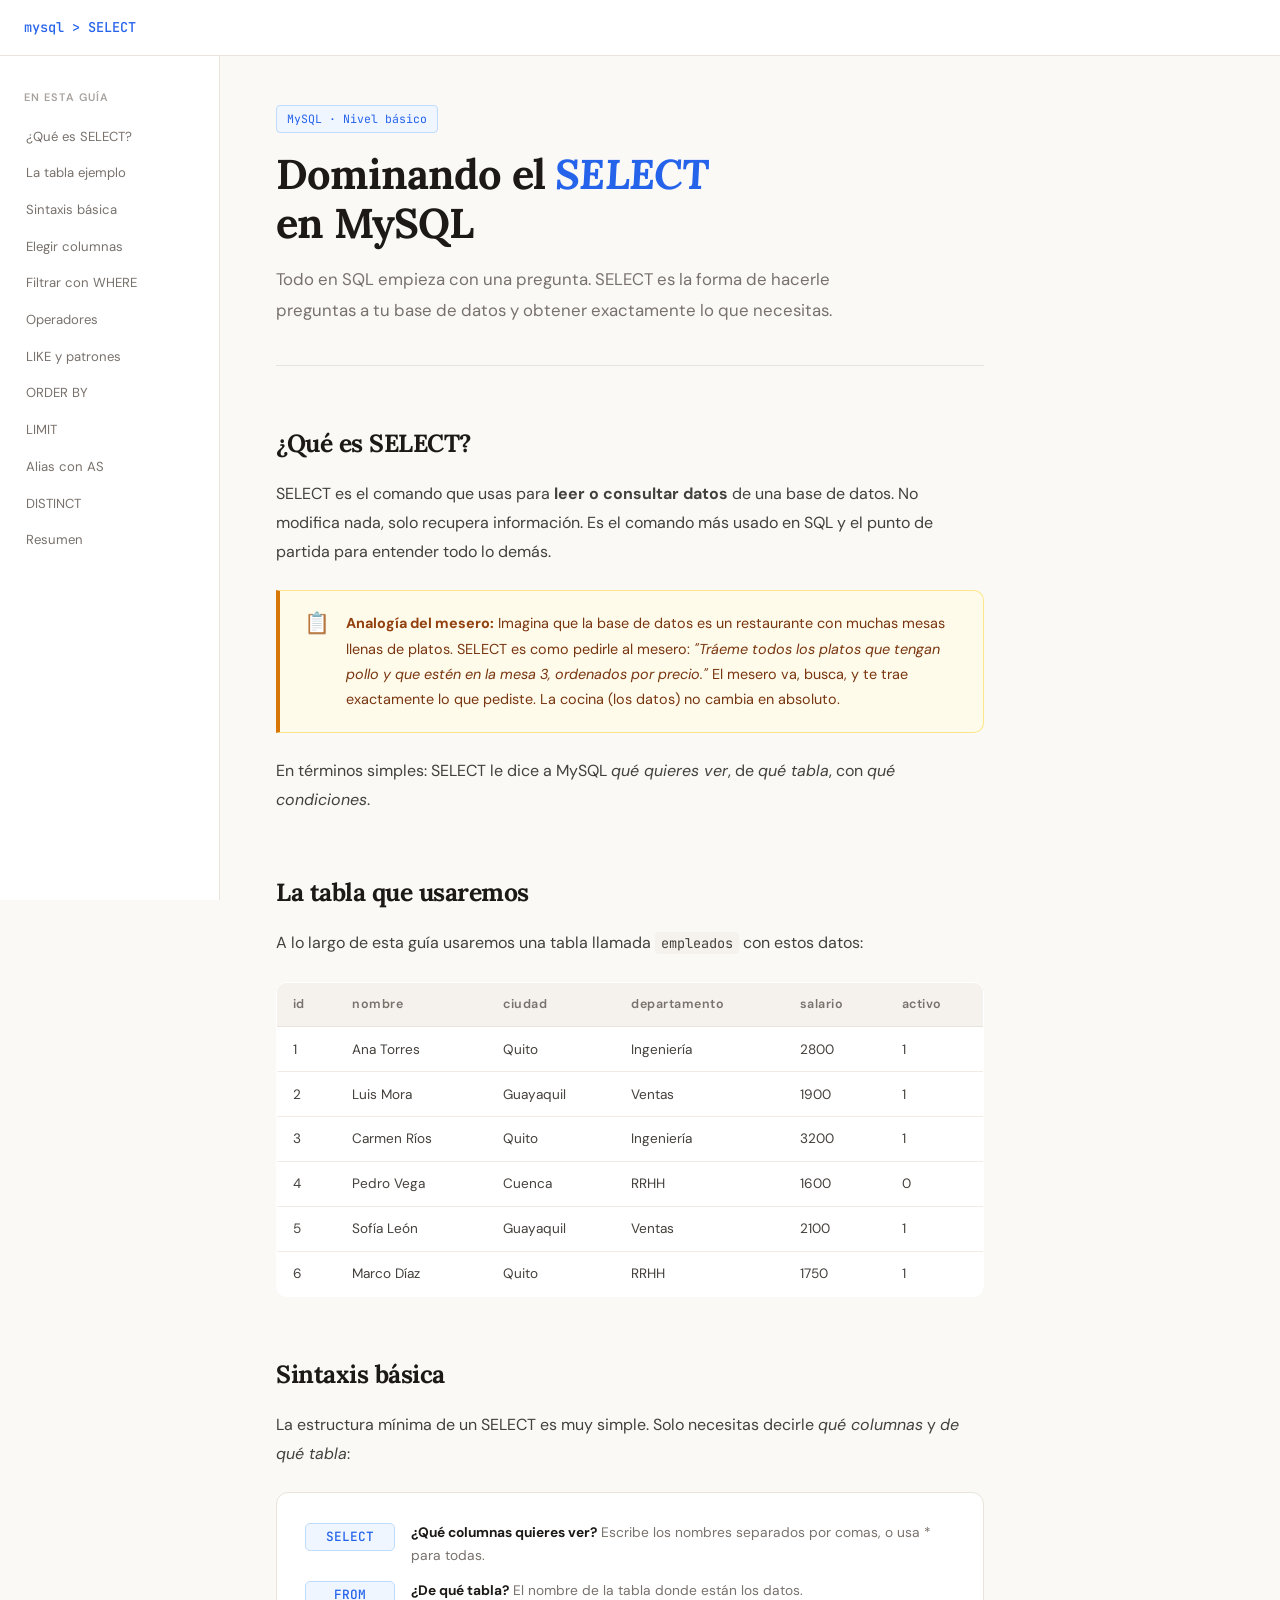
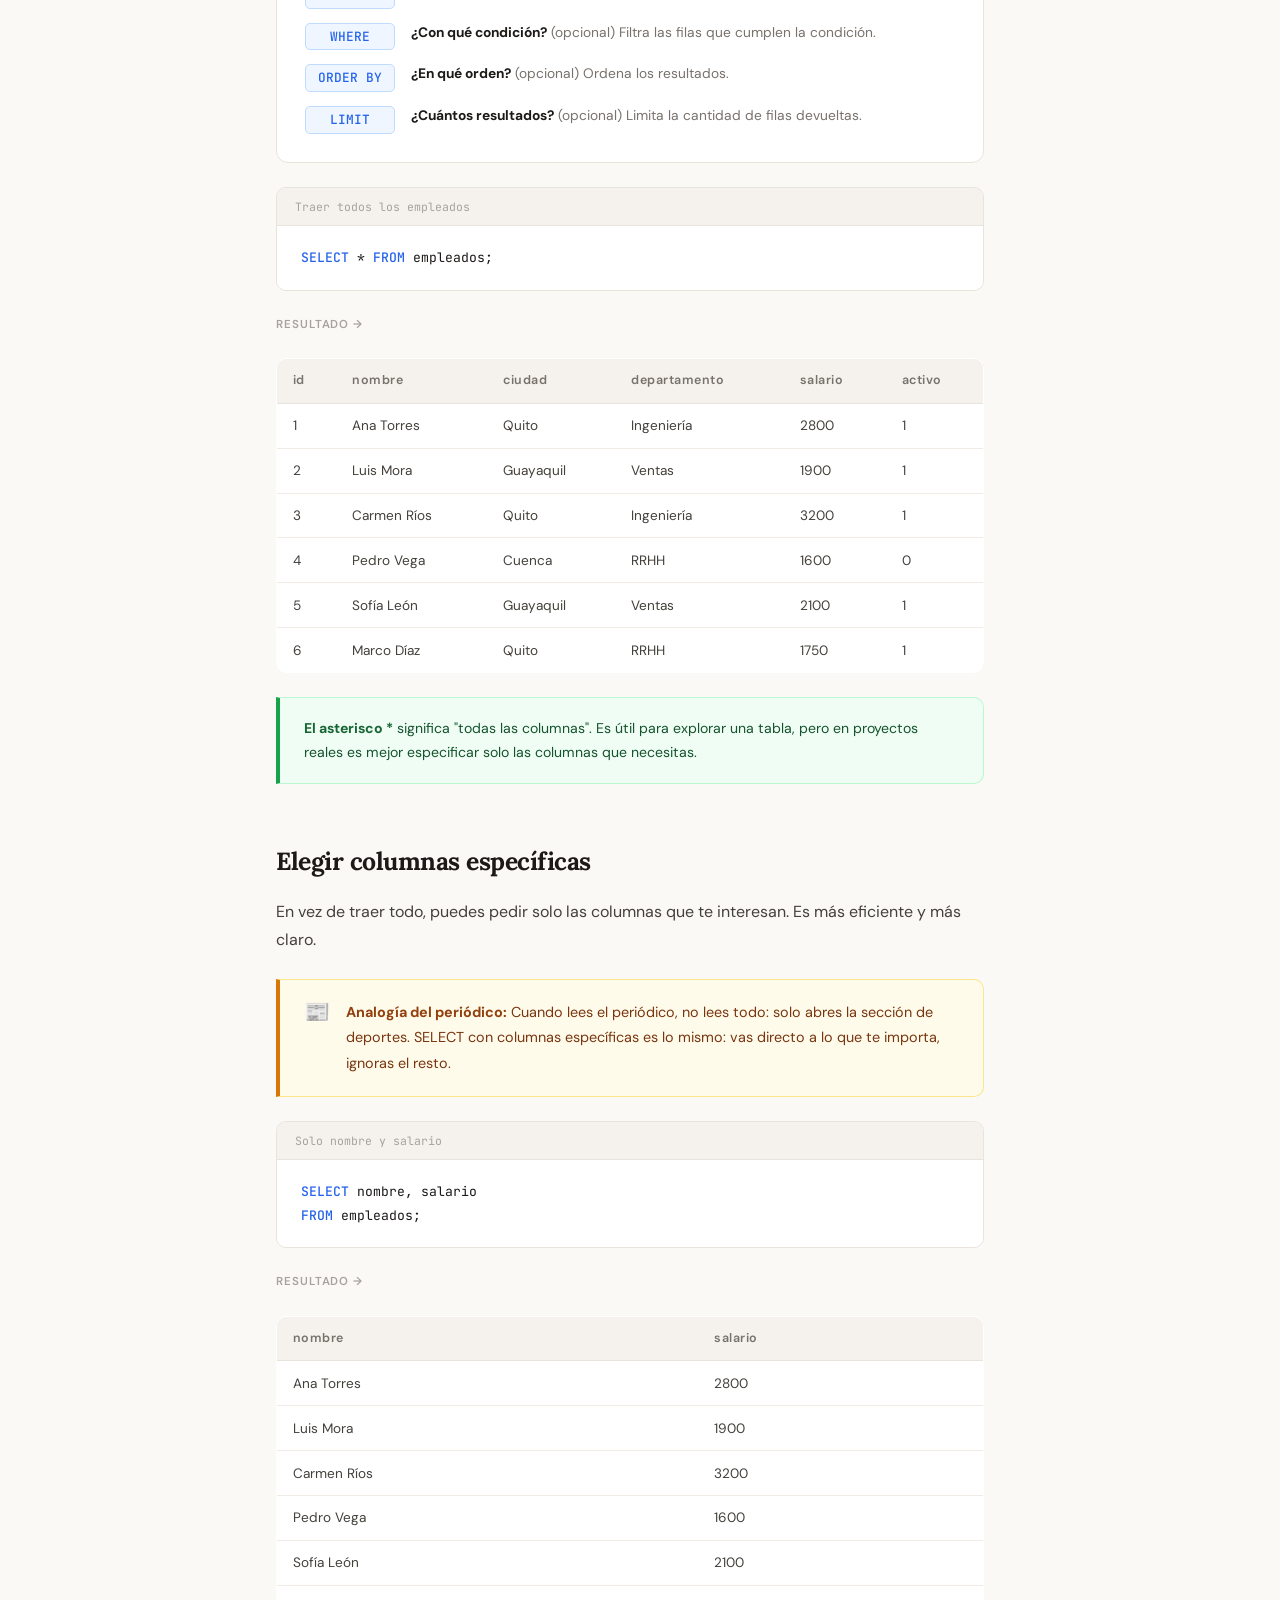
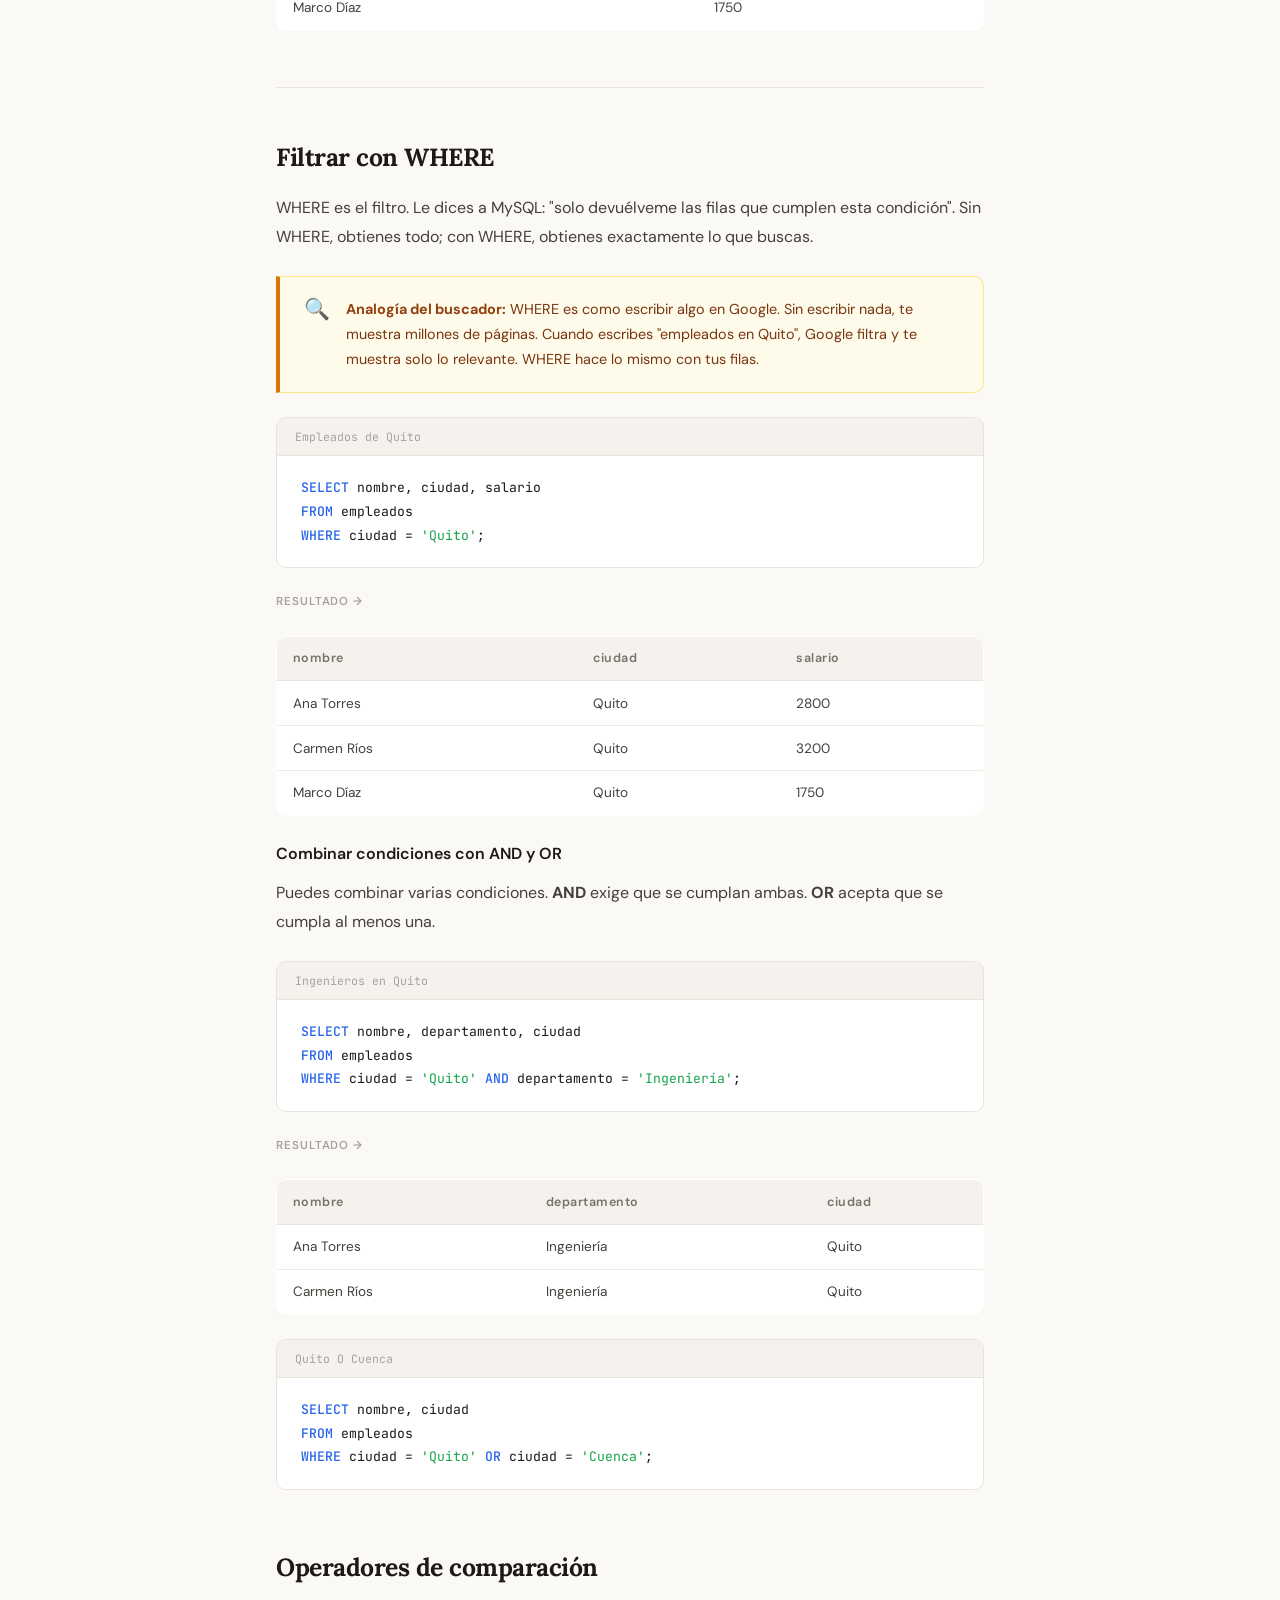
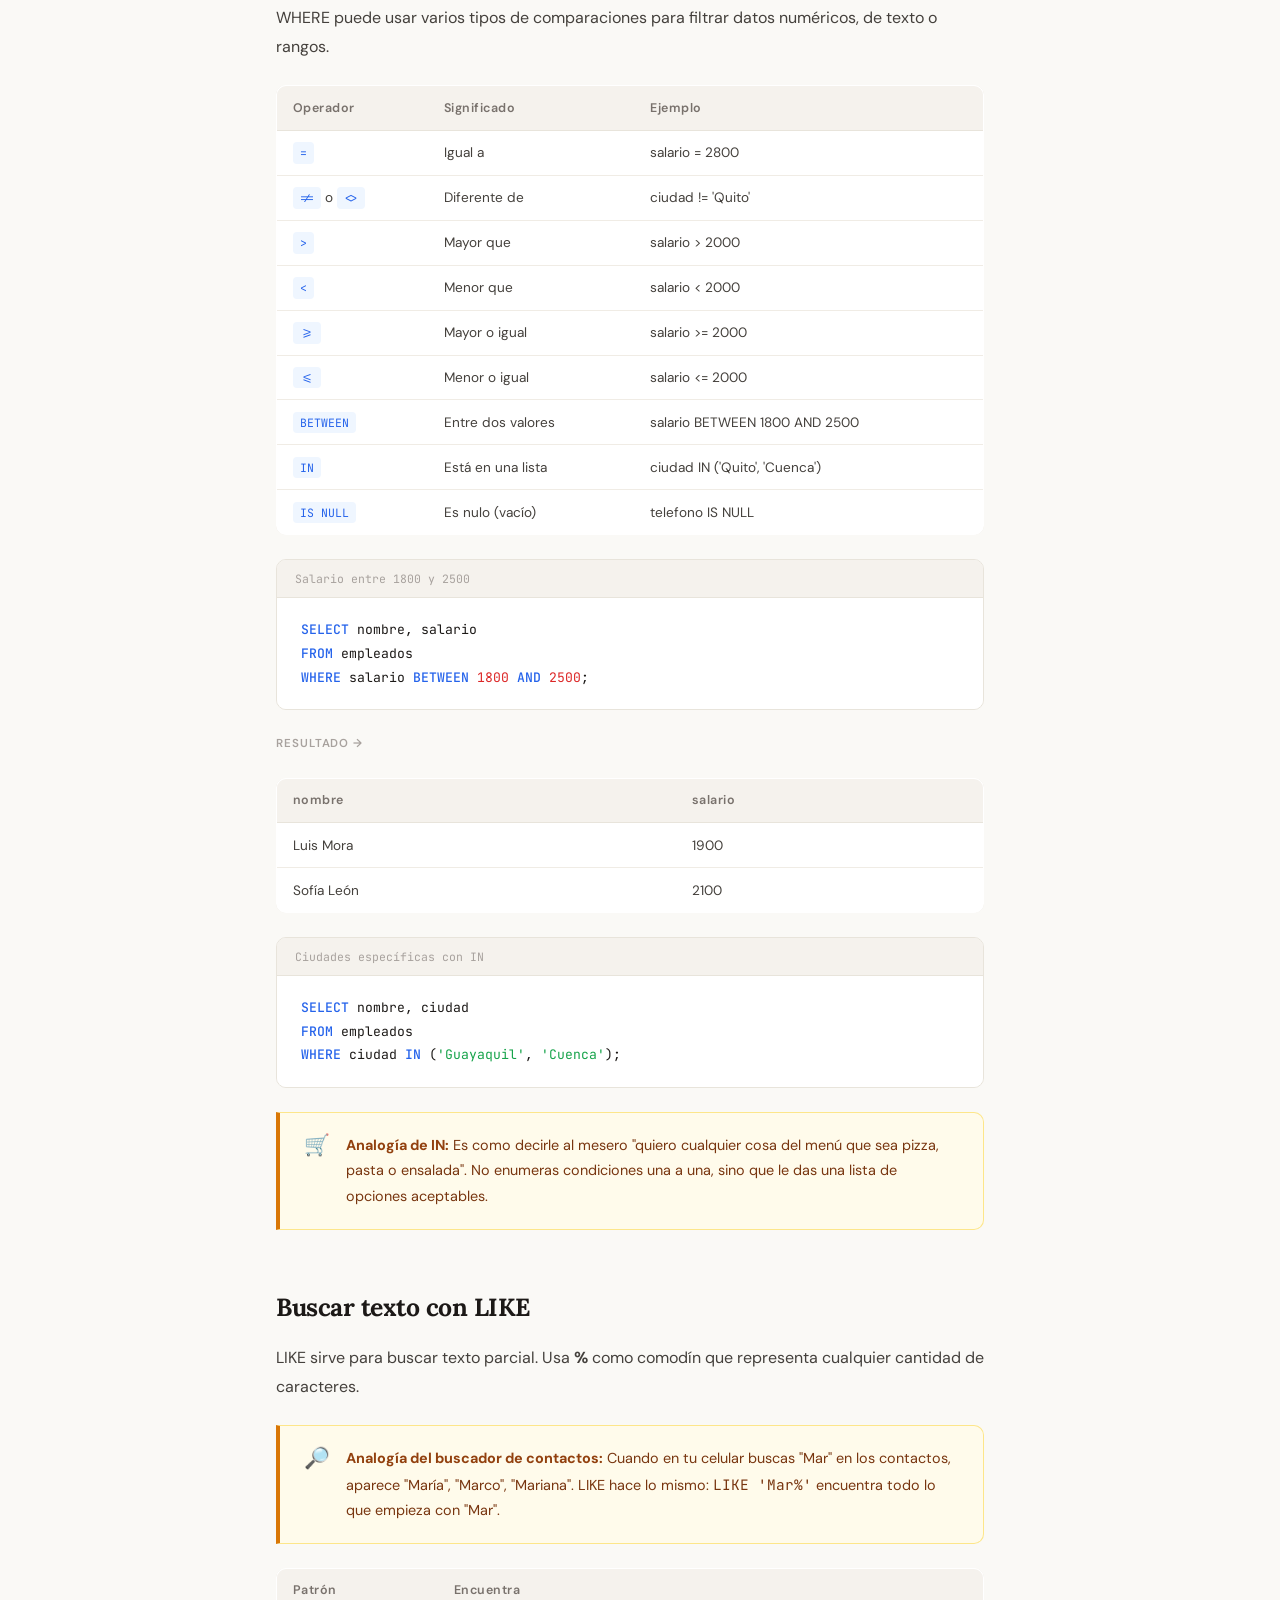
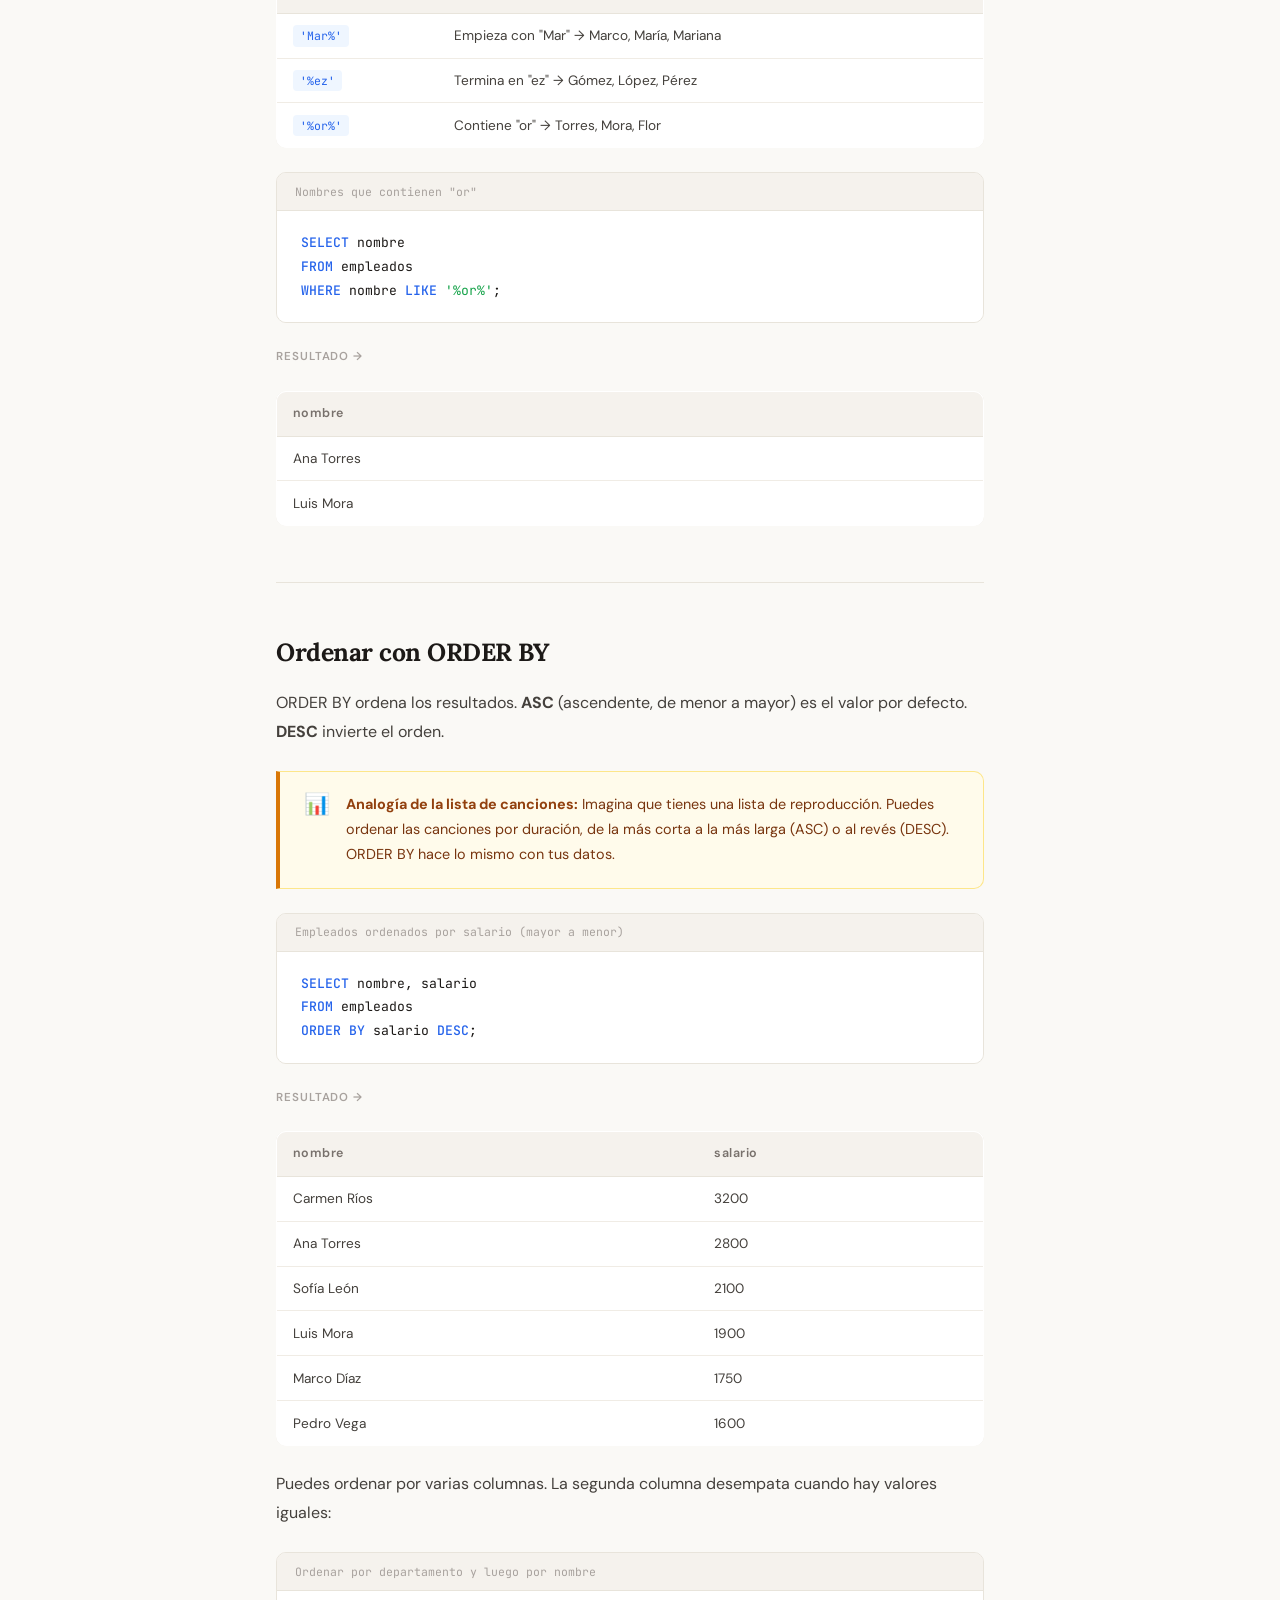
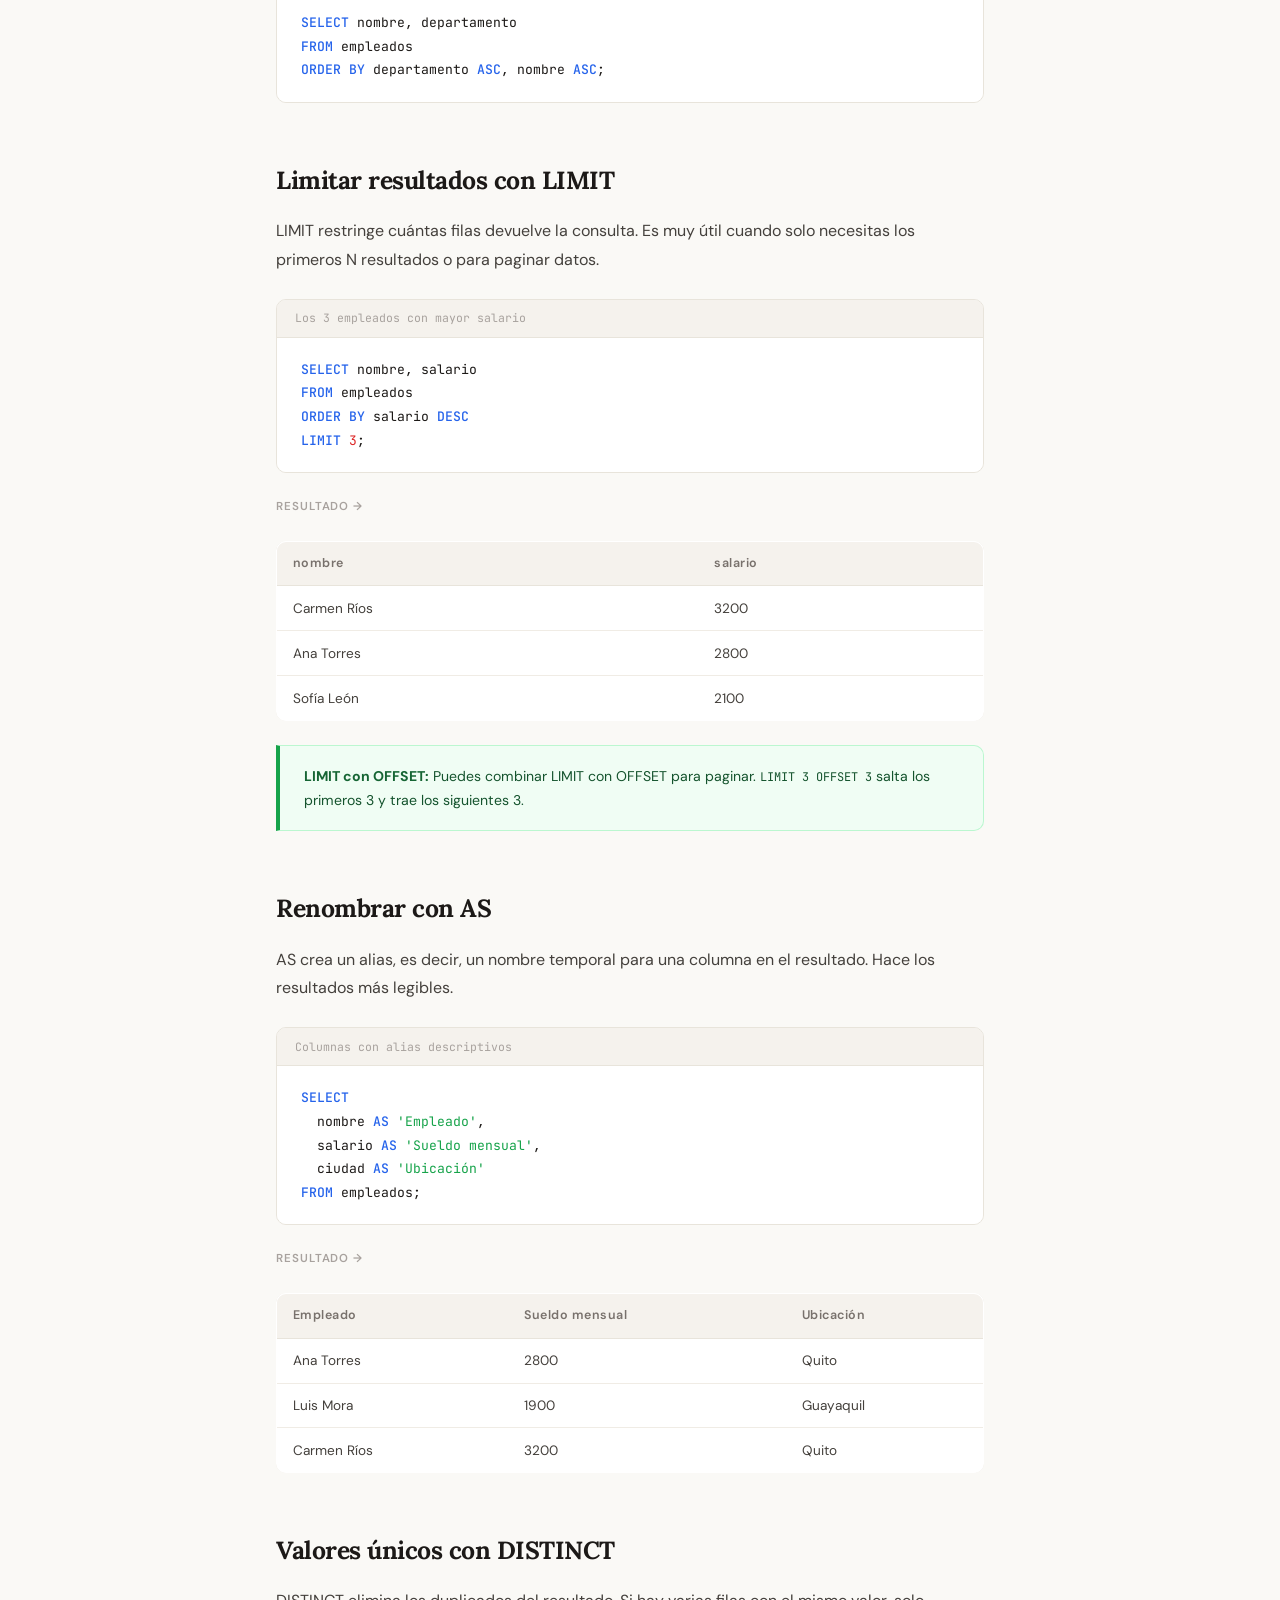
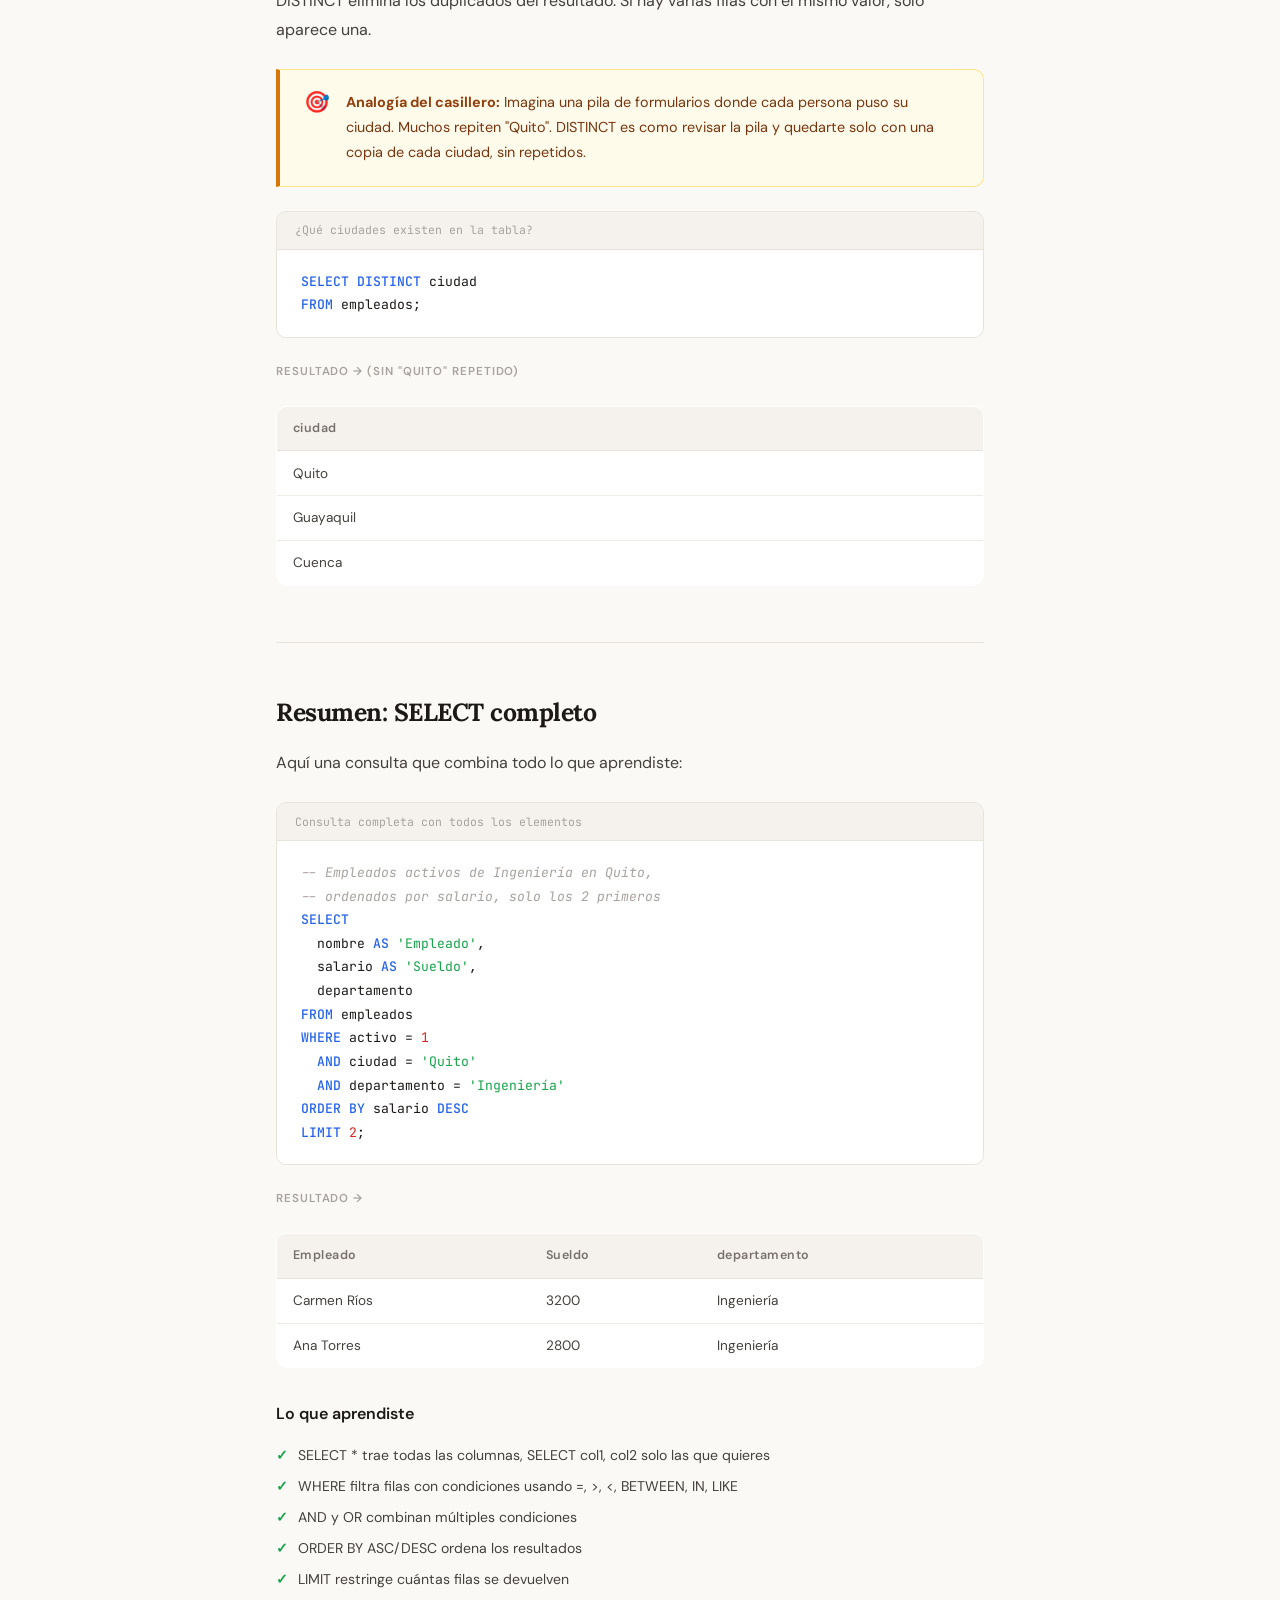
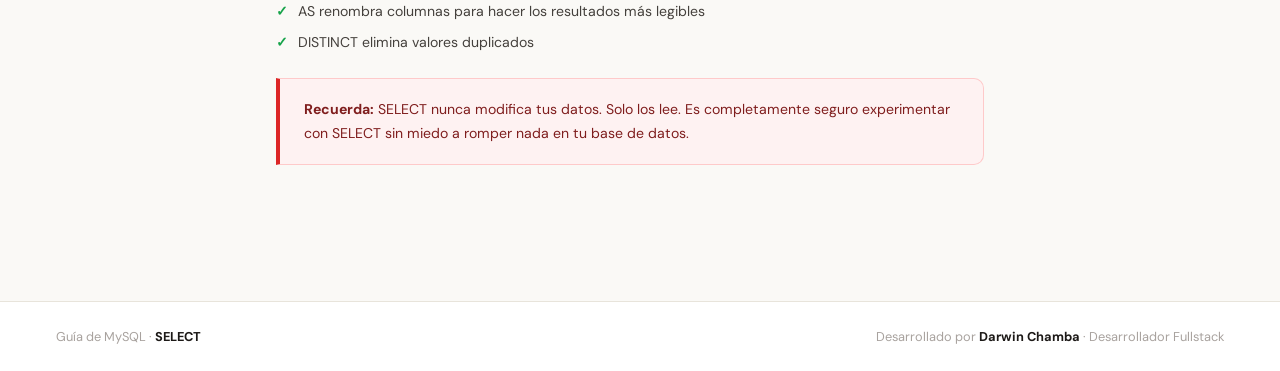
<file: topic/select.html>
<!DOCTYPE html>
<html lang="es">
<head>
<meta charset="UTF-8">
<meta name="viewport" content="width=device-width, initial-scale=1.0">
<title>SELECT en MySQL — Guía completa</title>
<link href="https://fonts.googleapis.com/css2?family=Lora:ital,wght@0,400;0,600;0,700;1,400&family=DM+Sans:wght@400;500;600&family=JetBrains+Mono:wght@400;500&display=swap" rel="stylesheet">
<link rel="stylesheet" href="../style/select.css">
</head>
<body>

<nav>
  <div class="nav-logo">mysql &gt; SELECT</div>
</nav>

<div class="page">

  <aside>
    <div class="aside-title">En esta guía</div>
    <ul class="aside-links">
      <li><a href="#intro">¿Qué es SELECT?</a></li>
      <li><a href="#tabla">La tabla ejemplo</a></li>
      <li><a href="#sintaxis">Sintaxis básica</a></li>
      <li><a href="#columnas">Elegir columnas</a></li>
      <li><a href="#where">Filtrar con WHERE</a></li>
      <li><a href="#operadores">Operadores</a></li>
      <li><a href="#like">LIKE y patrones</a></li>
      <li><a href="#orden">ORDER BY</a></li>
      <li><a href="#limit">LIMIT</a></li>
      <li><a href="#alias">Alias con AS</a></li>
      <li><a href="#distinct">DISTINCT</a></li>
      <li><a href="#resumen">Resumen</a></li>
    </ul>
  </aside>

  <article>

    <div class="hero">
      <div class="hero-tag">MySQL · Nivel básico</div>
      <h1>Dominando el <em>SELECT</em><br>en MySQL</h1>
      <p class="hero-lead">Todo en SQL empieza con una pregunta. SELECT es la forma de hacerle preguntas a tu base de datos y obtener exactamente lo que necesitas.</p>
    </div>

    <span class="section-anchor" id="intro"></span>
    <div class="section">
      <h2>¿Qué es SELECT?</h2>
      <p>SELECT es el comando que usas para <strong>leer o consultar datos</strong> de una base de datos. No modifica nada, solo recupera información. Es el comando más usado en SQL y el punto de partida para entender todo lo demás.</p>
      <div class="analogy">
        <div class="analogy-icon">📋</div>
        <div class="analogy-text">
          <strong>Analogía del mesero:</strong> Imagina que la base de datos es un restaurante con muchas mesas llenas de platos. SELECT es como pedirle al mesero: <em>"Tráeme todos los platos que tengan pollo y que estén en la mesa 3, ordenados por precio."</em> El mesero va, busca, y te trae exactamente lo que pediste. La cocina (los datos) no cambia en absoluto.
        </div>
      </div>
      <p>En términos simples: SELECT le dice a MySQL <em>qué quieres ver</em>, de <em>qué tabla</em>, con <em>qué condiciones</em>.</p>
    </div>

    <span class="section-anchor" id="tabla"></span>
    <div class="section">
      <h2>La tabla que usaremos</h2>
      <p>A lo largo de esta guía usaremos una tabla llamada <code style="font-family:var(--mono);font-size:0.85em;background:#f5f2ed;padding:2px 6px;border-radius:4px">empleados</code> con estos datos:</p>
      <div class="table-wrap">
        <table>
          <thead><tr><th>id</th><th>nombre</th><th>ciudad</th><th>departamento</th><th>salario</th><th>activo</th></tr></thead>
          <tbody>
            <tr><td>1</td><td>Ana Torres</td><td>Quito</td><td>Ingeniería</td><td>2800</td><td>1</td></tr>
            <tr><td>2</td><td>Luis Mora</td><td>Guayaquil</td><td>Ventas</td><td>1900</td><td>1</td></tr>
            <tr><td>3</td><td>Carmen Ríos</td><td>Quito</td><td>Ingeniería</td><td>3200</td><td>1</td></tr>
            <tr><td>4</td><td>Pedro Vega</td><td>Cuenca</td><td>RRHH</td><td>1600</td><td>0</td></tr>
            <tr><td>5</td><td>Sofía León</td><td>Guayaquil</td><td>Ventas</td><td>2100</td><td>1</td></tr>
            <tr><td>6</td><td>Marco Díaz</td><td>Quito</td><td>RRHH</td><td>1750</td><td>1</td></tr>
          </tbody>
        </table>
      </div>
    </div>

    <span class="section-anchor" id="sintaxis"></span>
    <div class="section">
      <h2>Sintaxis básica</h2>
      <p>La estructura mínima de un SELECT es muy simple. Solo necesitas decirle <em>qué columnas</em> y <em>de qué tabla</em>:</p>
      <div class="anatomy">
        <div class="anatomy-row">
          <div class="anatomy-kw">SELECT</div>
          <div class="anatomy-desc"><strong>¿Qué columnas quieres ver?</strong> Escribe los nombres separados por comas, o usa * para todas.</div>
        </div>
        <div class="anatomy-row">
          <div class="anatomy-kw">FROM</div>
          <div class="anatomy-desc"><strong>¿De qué tabla?</strong> El nombre de la tabla donde están los datos.</div>
        </div>
        <div class="anatomy-row">
          <div class="anatomy-kw">WHERE</div>
          <div class="anatomy-desc"><strong>¿Con qué condición?</strong> (opcional) Filtra las filas que cumplen la condición.</div>
        </div>
        <div class="anatomy-row">
          <div class="anatomy-kw">ORDER BY</div>
          <div class="anatomy-desc"><strong>¿En qué orden?</strong> (opcional) Ordena los resultados.</div>
        </div>
        <div class="anatomy-row">
          <div class="anatomy-kw">LIMIT</div>
          <div class="anatomy-desc"><strong>¿Cuántos resultados?</strong> (opcional) Limita la cantidad de filas devueltas.</div>
        </div>
      </div>
      <div class="code-block">
        <div class="code-header"><span class="code-label">Traer todos los empleados</span></div>
        <div class="code-body"><span class="kw">SELECT</span> * <span class="kw">FROM</span> empleados;</div>
      </div>
      <div class="result-label">Resultado →</div>
      <div class="table-wrap">
        <table>
          <thead><tr><th>id</th><th>nombre</th><th>ciudad</th><th>departamento</th><th>salario</th><th>activo</th></tr></thead>
          <tbody>
            <tr><td>1</td><td>Ana Torres</td><td>Quito</td><td>Ingeniería</td><td>2800</td><td>1</td></tr>
            <tr><td>2</td><td>Luis Mora</td><td>Guayaquil</td><td>Ventas</td><td>1900</td><td>1</td></tr>
            <tr><td>3</td><td>Carmen Ríos</td><td>Quito</td><td>Ingeniería</td><td>3200</td><td>1</td></tr>
            <tr><td>4</td><td>Pedro Vega</td><td>Cuenca</td><td>RRHH</td><td>1600</td><td>0</td></tr>
            <tr><td>5</td><td>Sofía León</td><td>Guayaquil</td><td>Ventas</td><td>2100</td><td>1</td></tr>
            <tr><td>6</td><td>Marco Díaz</td><td>Quito</td><td>RRHH</td><td>1750</td><td>1</td></tr>
          </tbody>
        </table>
      </div>
      <div class="tip"><strong>El asterisco *</strong> significa "todas las columnas". Es útil para explorar una tabla, pero en proyectos reales es mejor especificar solo las columnas que necesitas.</div>
    </div>

    <span class="section-anchor" id="columnas"></span>
    <div class="section">
      <h2>Elegir columnas específicas</h2>
      <p>En vez de traer todo, puedes pedir solo las columnas que te interesan. Es más eficiente y más claro.</p>
      <div class="analogy">
        <div class="analogy-icon">📰</div>
        <div class="analogy-text">
          <strong>Analogía del periódico:</strong> Cuando lees el periódico, no lees todo: solo abres la sección de deportes. SELECT con columnas específicas es lo mismo: vas directo a lo que te importa, ignoras el resto.
        </div>
      </div>
      <div class="code-block">
        <div class="code-header"><span class="code-label">Solo nombre y salario</span></div>
        <div class="code-body"><span class="kw">SELECT</span> nombre, salario
<span class="kw">FROM</span> empleados;</div>
      </div>
      <div class="result-label">Resultado →</div>
      <div class="table-wrap">
        <table>
          <thead><tr><th>nombre</th><th>salario</th></tr></thead>
          <tbody>
            <tr><td>Ana Torres</td><td>2800</td></tr>
            <tr><td>Luis Mora</td><td>1900</td></tr>
            <tr><td>Carmen Ríos</td><td>3200</td></tr>
            <tr><td>Pedro Vega</td><td>1600</td></tr>
            <tr><td>Sofía León</td><td>2100</td></tr>
            <tr><td>Marco Díaz</td><td>1750</td></tr>
          </tbody>
        </table>
      </div>
    </div>

    <hr>

    <span class="section-anchor" id="where"></span>
    <div class="section">
      <h2>Filtrar con WHERE</h2>
      <p>WHERE es el filtro. Le dices a MySQL: "solo devuélveme las filas que cumplen esta condición". Sin WHERE, obtienes todo; con WHERE, obtienes exactamente lo que buscas.</p>
      <div class="analogy">
        <div class="analogy-icon">🔍</div>
        <div class="analogy-text">
          <strong>Analogía del buscador:</strong> WHERE es como escribir algo en Google. Sin escribir nada, te muestra millones de páginas. Cuando escribes "empleados en Quito", Google filtra y te muestra solo lo relevante. WHERE hace lo mismo con tus filas.
        </div>
      </div>
      <div class="code-block">
        <div class="code-header"><span class="code-label">Empleados de Quito</span></div>
        <div class="code-body"><span class="kw">SELECT</span> nombre, ciudad, salario
<span class="kw">FROM</span> empleados
<span class="kw">WHERE</span> ciudad = <span class="str">'Quito'</span>;</div>
      </div>
      <div class="result-label">Resultado →</div>
      <div class="table-wrap">
        <table>
          <thead><tr><th>nombre</th><th>ciudad</th><th>salario</th></tr></thead>
          <tbody>
            <tr><td>Ana Torres</td><td>Quito</td><td>2800</td></tr>
            <tr><td>Carmen Ríos</td><td>Quito</td><td>3200</td></tr>
            <tr><td>Marco Díaz</td><td>Quito</td><td>1750</td></tr>
          </tbody>
        </table>
      </div>
      <h3>Combinar condiciones con AND y OR</h3>
      <p>Puedes combinar varias condiciones. <strong>AND</strong> exige que se cumplan ambas. <strong>OR</strong> acepta que se cumpla al menos una.</p>
      <div class="code-block">
        <div class="code-header"><span class="code-label">Ingenieros en Quito</span></div>
        <div class="code-body"><span class="kw">SELECT</span> nombre, departamento, ciudad
<span class="kw">FROM</span> empleados
<span class="kw">WHERE</span> ciudad = <span class="str">'Quito'</span> <span class="kw">AND</span> departamento = <span class="str">'Ingeniería'</span>;</div>
      </div>
      <div class="result-label">Resultado →</div>
      <div class="table-wrap">
        <table>
          <thead><tr><th>nombre</th><th>departamento</th><th>ciudad</th></tr></thead>
          <tbody>
            <tr><td>Ana Torres</td><td>Ingeniería</td><td>Quito</td></tr>
            <tr><td>Carmen Ríos</td><td>Ingeniería</td><td>Quito</td></tr>
          </tbody>
        </table>
      </div>
      <div class="code-block">
        <div class="code-header"><span class="code-label">Quito O Cuenca</span></div>
        <div class="code-body"><span class="kw">SELECT</span> nombre, ciudad
<span class="kw">FROM</span> empleados
<span class="kw">WHERE</span> ciudad = <span class="str">'Quito'</span> <span class="kw">OR</span> ciudad = <span class="str">'Cuenca'</span>;</div>
      </div>
    </div>

    <span class="section-anchor" id="operadores"></span>
    <div class="section">
      <h2>Operadores de comparación</h2>
      <p>WHERE puede usar varios tipos de comparaciones para filtrar datos numéricos, de texto o rangos.</p>
      <div class="table-wrap">
        <table>
          <thead><tr><th>Operador</th><th>Significado</th><th>Ejemplo</th></tr></thead>
          <tbody>
            <tr><td><span class="tag">=</span></td><td>Igual a</td><td>salario = 2800</td></tr>
            <tr><td><span class="tag">!=</span> o <span class="tag">&lt;&gt;</span></td><td>Diferente de</td><td>ciudad != 'Quito'</td></tr>
            <tr><td><span class="tag">&gt;</span></td><td>Mayor que</td><td>salario &gt; 2000</td></tr>
            <tr><td><span class="tag">&lt;</span></td><td>Menor que</td><td>salario &lt; 2000</td></tr>
            <tr><td><span class="tag">&gt;=</span></td><td>Mayor o igual</td><td>salario &gt;= 2000</td></tr>
            <tr><td><span class="tag">&lt;=</span></td><td>Menor o igual</td><td>salario &lt;= 2000</td></tr>
            <tr><td><span class="tag">BETWEEN</span></td><td>Entre dos valores</td><td>salario BETWEEN 1800 AND 2500</td></tr>
            <tr><td><span class="tag">IN</span></td><td>Está en una lista</td><td>ciudad IN ('Quito', 'Cuenca')</td></tr>
            <tr><td><span class="tag">IS NULL</span></td><td>Es nulo (vacío)</td><td>telefono IS NULL</td></tr>
          </tbody>
        </table>
      </div>
      <div class="code-block">
        <div class="code-header"><span class="code-label">Salario entre 1800 y 2500</span></div>
        <div class="code-body"><span class="kw">SELECT</span> nombre, salario
<span class="kw">FROM</span> empleados
<span class="kw">WHERE</span> salario <span class="kw">BETWEEN</span> <span class="num">1800</span> <span class="kw">AND</span> <span class="num">2500</span>;</div>
      </div>
      <div class="result-label">Resultado →</div>
      <div class="table-wrap">
        <table>
          <thead><tr><th>nombre</th><th>salario</th></tr></thead>
          <tbody>
            <tr><td>Luis Mora</td><td>1900</td></tr>
            <tr><td>Sofía León</td><td>2100</td></tr>
          </tbody>
        </table>
      </div>
      <div class="code-block">
        <div class="code-header"><span class="code-label">Ciudades específicas con IN</span></div>
        <div class="code-body"><span class="kw">SELECT</span> nombre, ciudad
<span class="kw">FROM</span> empleados
<span class="kw">WHERE</span> ciudad <span class="kw">IN</span> (<span class="str">'Guayaquil'</span>, <span class="str">'Cuenca'</span>);</div>
      </div>
      <div class="analogy">
        <div class="analogy-icon">🛒</div>
        <div class="analogy-text">
          <strong>Analogía de IN:</strong> Es como decirle al mesero "quiero cualquier cosa del menú que sea pizza, pasta o ensalada". No enumeras condiciones una a una, sino que le das una lista de opciones aceptables.
        </div>
      </div>
    </div>

    <span class="section-anchor" id="like"></span>
    <div class="section">
      <h2>Buscar texto con LIKE</h2>
      <p>LIKE sirve para buscar texto parcial. Usa <strong>%</strong> como comodín que representa cualquier cantidad de caracteres.</p>
      <div class="analogy">
        <div class="analogy-icon">🔎</div>
        <div class="analogy-text">
          <strong>Analogía del buscador de contactos:</strong> Cuando en tu celular buscas "Mar" en los contactos, aparece "María", "Marco", "Mariana". LIKE hace lo mismo: <code style="font-family:var(--mono)">LIKE 'Mar%'</code> encuentra todo lo que empieza con "Mar".
        </div>
      </div>
      <div class="table-wrap">
        <table>
          <thead><tr><th>Patrón</th><th>Encuentra</th></tr></thead>
          <tbody>
            <tr><td><span class="tag">'Mar%'</span></td><td>Empieza con "Mar" → Marco, María, Mariana</td></tr>
            <tr><td><span class="tag">'%ez'</span></td><td>Termina en "ez" → Gómez, López, Pérez</td></tr>
            <tr><td><span class="tag">'%or%'</span></td><td>Contiene "or" → Torres, Mora, Flor</td></tr>
          </tbody>
        </table>
      </div>
      <div class="code-block">
        <div class="code-header"><span class="code-label">Nombres que contienen "or"</span></div>
        <div class="code-body"><span class="kw">SELECT</span> nombre
<span class="kw">FROM</span> empleados
<span class="kw">WHERE</span> nombre <span class="kw">LIKE</span> <span class="str">'%or%'</span>;</div>
      </div>
      <div class="result-label">Resultado →</div>
      <div class="table-wrap">
        <table>
          <thead><tr><th>nombre</th></tr></thead>
          <tbody>
            <tr><td>Ana Torres</td></tr>
            <tr><td>Luis Mora</td></tr>
          </tbody>
        </table>
      </div>
    </div>

    <hr>

    <span class="section-anchor" id="orden"></span>
    <div class="section">
      <h2>Ordenar con ORDER BY</h2>
      <p>ORDER BY ordena los resultados. <strong>ASC</strong> (ascendente, de menor a mayor) es el valor por defecto. <strong>DESC</strong> invierte el orden.</p>
      <div class="analogy">
        <div class="analogy-icon">📊</div>
        <div class="analogy-text">
          <strong>Analogía de la lista de canciones:</strong> Imagina que tienes una lista de reproducción. Puedes ordenar las canciones por duración, de la más corta a la más larga (ASC) o al revés (DESC). ORDER BY hace lo mismo con tus datos.
        </div>
      </div>
      <div class="code-block">
        <div class="code-header"><span class="code-label">Empleados ordenados por salario (mayor a menor)</span></div>
        <div class="code-body"><span class="kw">SELECT</span> nombre, salario
<span class="kw">FROM</span> empleados
<span class="kw">ORDER BY</span> salario <span class="kw">DESC</span>;</div>
      </div>
      <div class="result-label">Resultado →</div>
      <div class="table-wrap">
        <table>
          <thead><tr><th>nombre</th><th>salario</th></tr></thead>
          <tbody>
            <tr><td>Carmen Ríos</td><td>3200</td></tr>
            <tr><td>Ana Torres</td><td>2800</td></tr>
            <tr><td>Sofía León</td><td>2100</td></tr>
            <tr><td>Luis Mora</td><td>1900</td></tr>
            <tr><td>Marco Díaz</td><td>1750</td></tr>
            <tr><td>Pedro Vega</td><td>1600</td></tr>
          </tbody>
        </table>
      </div>
      <p>Puedes ordenar por varias columnas. La segunda columna desempata cuando hay valores iguales:</p>
      <div class="code-block">
        <div class="code-header"><span class="code-label">Ordenar por departamento y luego por nombre</span></div>
        <div class="code-body"><span class="kw">SELECT</span> nombre, departamento
<span class="kw">FROM</span> empleados
<span class="kw">ORDER BY</span> departamento <span class="kw">ASC</span>, nombre <span class="kw">ASC</span>;</div>
      </div>
    </div>

    <span class="section-anchor" id="limit"></span>
    <div class="section">
      <h2>Limitar resultados con LIMIT</h2>
      <p>LIMIT restringe cuántas filas devuelve la consulta. Es muy útil cuando solo necesitas los primeros N resultados o para paginar datos.</p>
      <div class="code-block">
        <div class="code-header"><span class="code-label">Los 3 empleados con mayor salario</span></div>
        <div class="code-body"><span class="kw">SELECT</span> nombre, salario
<span class="kw">FROM</span> empleados
<span class="kw">ORDER BY</span> salario <span class="kw">DESC</span>
<span class="kw">LIMIT</span> <span class="num">3</span>;</div>
      </div>
      <div class="result-label">Resultado →</div>
      <div class="table-wrap">
        <table>
          <thead><tr><th>nombre</th><th>salario</th></tr></thead>
          <tbody>
            <tr><td>Carmen Ríos</td><td>3200</td></tr>
            <tr><td>Ana Torres</td><td>2800</td></tr>
            <tr><td>Sofía León</td><td>2100</td></tr>
          </tbody>
        </table>
      </div>
      <div class="tip"><strong>LIMIT con OFFSET:</strong> Puedes combinar LIMIT con OFFSET para paginar. <code style="font-family:var(--mono);font-size:0.85em">LIMIT 3 OFFSET 3</code> salta los primeros 3 y trae los siguientes 3.</div>
    </div>

    <span class="section-anchor" id="alias"></span>
    <div class="section">
      <h2>Renombrar con AS</h2>
      <p>AS crea un alias, es decir, un nombre temporal para una columna en el resultado. Hace los resultados más legibles.</p>
      <div class="code-block">
        <div class="code-header"><span class="code-label">Columnas con alias descriptivos</span></div>
        <div class="code-body"><span class="kw">SELECT</span>
  nombre <span class="kw">AS</span> <span class="str">'Empleado'</span>,
  salario <span class="kw">AS</span> <span class="str">'Sueldo mensual'</span>,
  ciudad <span class="kw">AS</span> <span class="str">'Ubicación'</span>
<span class="kw">FROM</span> empleados;</div>
      </div>
      <div class="result-label">Resultado →</div>
      <div class="table-wrap">
        <table>
          <thead><tr><th>Empleado</th><th>Sueldo mensual</th><th>Ubicación</th></tr></thead>
          <tbody>
            <tr><td>Ana Torres</td><td>2800</td><td>Quito</td></tr>
            <tr><td>Luis Mora</td><td>1900</td><td>Guayaquil</td></tr>
            <tr><td>Carmen Ríos</td><td>3200</td><td>Quito</td></tr>
          </tbody>
        </table>
      </div>
    </div>

    <span class="section-anchor" id="distinct"></span>
    <div class="section">
      <h2>Valores únicos con DISTINCT</h2>
      <p>DISTINCT elimina los duplicados del resultado. Si hay varias filas con el mismo valor, solo aparece una.</p>
      <div class="analogy">
        <div class="analogy-icon">🎯</div>
        <div class="analogy-text">
          <strong>Analogía del casillero:</strong> Imagina una pila de formularios donde cada persona puso su ciudad. Muchos repiten "Quito". DISTINCT es como revisar la pila y quedarte solo con una copia de cada ciudad, sin repetidos.
        </div>
      </div>
      <div class="code-block">
        <div class="code-header"><span class="code-label">¿Qué ciudades existen en la tabla?</span></div>
        <div class="code-body"><span class="kw">SELECT DISTINCT</span> ciudad
<span class="kw">FROM</span> empleados;</div>
      </div>
      <div class="result-label">Resultado → (sin "Quito" repetido)</div>
      <div class="table-wrap">
        <table>
          <thead><tr><th>ciudad</th></tr></thead>
          <tbody>
            <tr><td>Quito</td></tr>
            <tr><td>Guayaquil</td></tr>
            <tr><td>Cuenca</td></tr>
          </tbody>
        </table>
      </div>
    </div>

    <hr>

    <span class="section-anchor" id="resumen"></span>
    <div class="section">
      <h2>Resumen: SELECT completo</h2>
      <p>Aquí una consulta que combina todo lo que aprendiste:</p>
      <div class="code-block">
        <div class="code-header"><span class="code-label">Consulta completa con todos los elementos</span></div>
        <div class="code-body"><span class="cm">-- Empleados activos de Ingeniería en Quito,</span>
<span class="cm">-- ordenados por salario, solo los 2 primeros</span>
<span class="kw">SELECT</span>
  nombre <span class="kw">AS</span> <span class="str">'Empleado'</span>,
  salario <span class="kw">AS</span> <span class="str">'Sueldo'</span>,
  departamento
<span class="kw">FROM</span> empleados
<span class="kw">WHERE</span> activo = <span class="num">1</span>
  <span class="kw">AND</span> ciudad = <span class="str">'Quito'</span>
  <span class="kw">AND</span> departamento = <span class="str">'Ingeniería'</span>
<span class="kw">ORDER BY</span> salario <span class="kw">DESC</span>
<span class="kw">LIMIT</span> <span class="num">2</span>;</div>
      </div>
      <div class="result-label">Resultado →</div>
      <div class="table-wrap">
        <table>
          <thead><tr><th>Empleado</th><th>Sueldo</th><th>departamento</th></tr></thead>
          <tbody>
            <tr><td>Carmen Ríos</td><td>3200</td><td>Ingeniería</td></tr>
            <tr><td>Ana Torres</td><td>2800</td><td>Ingeniería</td></tr>
          </tbody>
        </table>
      </div>
      <h3 style="margin-top:2rem">Lo que aprendiste</h3>
      <ul class="checklist">
        <li>SELECT * trae todas las columnas, SELECT col1, col2 solo las que quieres</li>
        <li>WHERE filtra filas con condiciones usando =, >, &lt;, BETWEEN, IN, LIKE</li>
        <li>AND y OR combinan múltiples condiciones</li>
        <li>ORDER BY ASC/DESC ordena los resultados</li>
        <li>LIMIT restringe cuántas filas se devuelven</li>
        <li>AS renombra columnas para hacer los resultados más legibles</li>
        <li>DISTINCT elimina valores duplicados</li>
      </ul>
      <div class="warning" style="margin-top:1.5rem">
        <strong>Recuerda:</strong> SELECT nunca modifica tus datos. Solo los lee. Es completamente seguro experimentar con SELECT sin miedo a romper nada en tu base de datos.
      </div>
    </div>

  </article>
</div>

<footer>
  <div>Guía de MySQL · <strong>SELECT</strong></div>
  <div>Desarrollado por <strong>Darwin Chamba</strong> · Desarrollador Fullstack</div>
</footer>

<script>
  const links = document.querySelectorAll('.aside-links a');
  const sections = document.querySelectorAll('.section-anchor');
  window.addEventListener('scroll', () => {
    let current = '';
    sections.forEach(s => {
      if (window.scrollY >= s.offsetTop - 80) current = s.id;
    });
    links.forEach(a => {
      a.classList.toggle('active', a.getAttribute('href') === '#' + current);
    });
  });
</script>
</body>
</html>
</file>
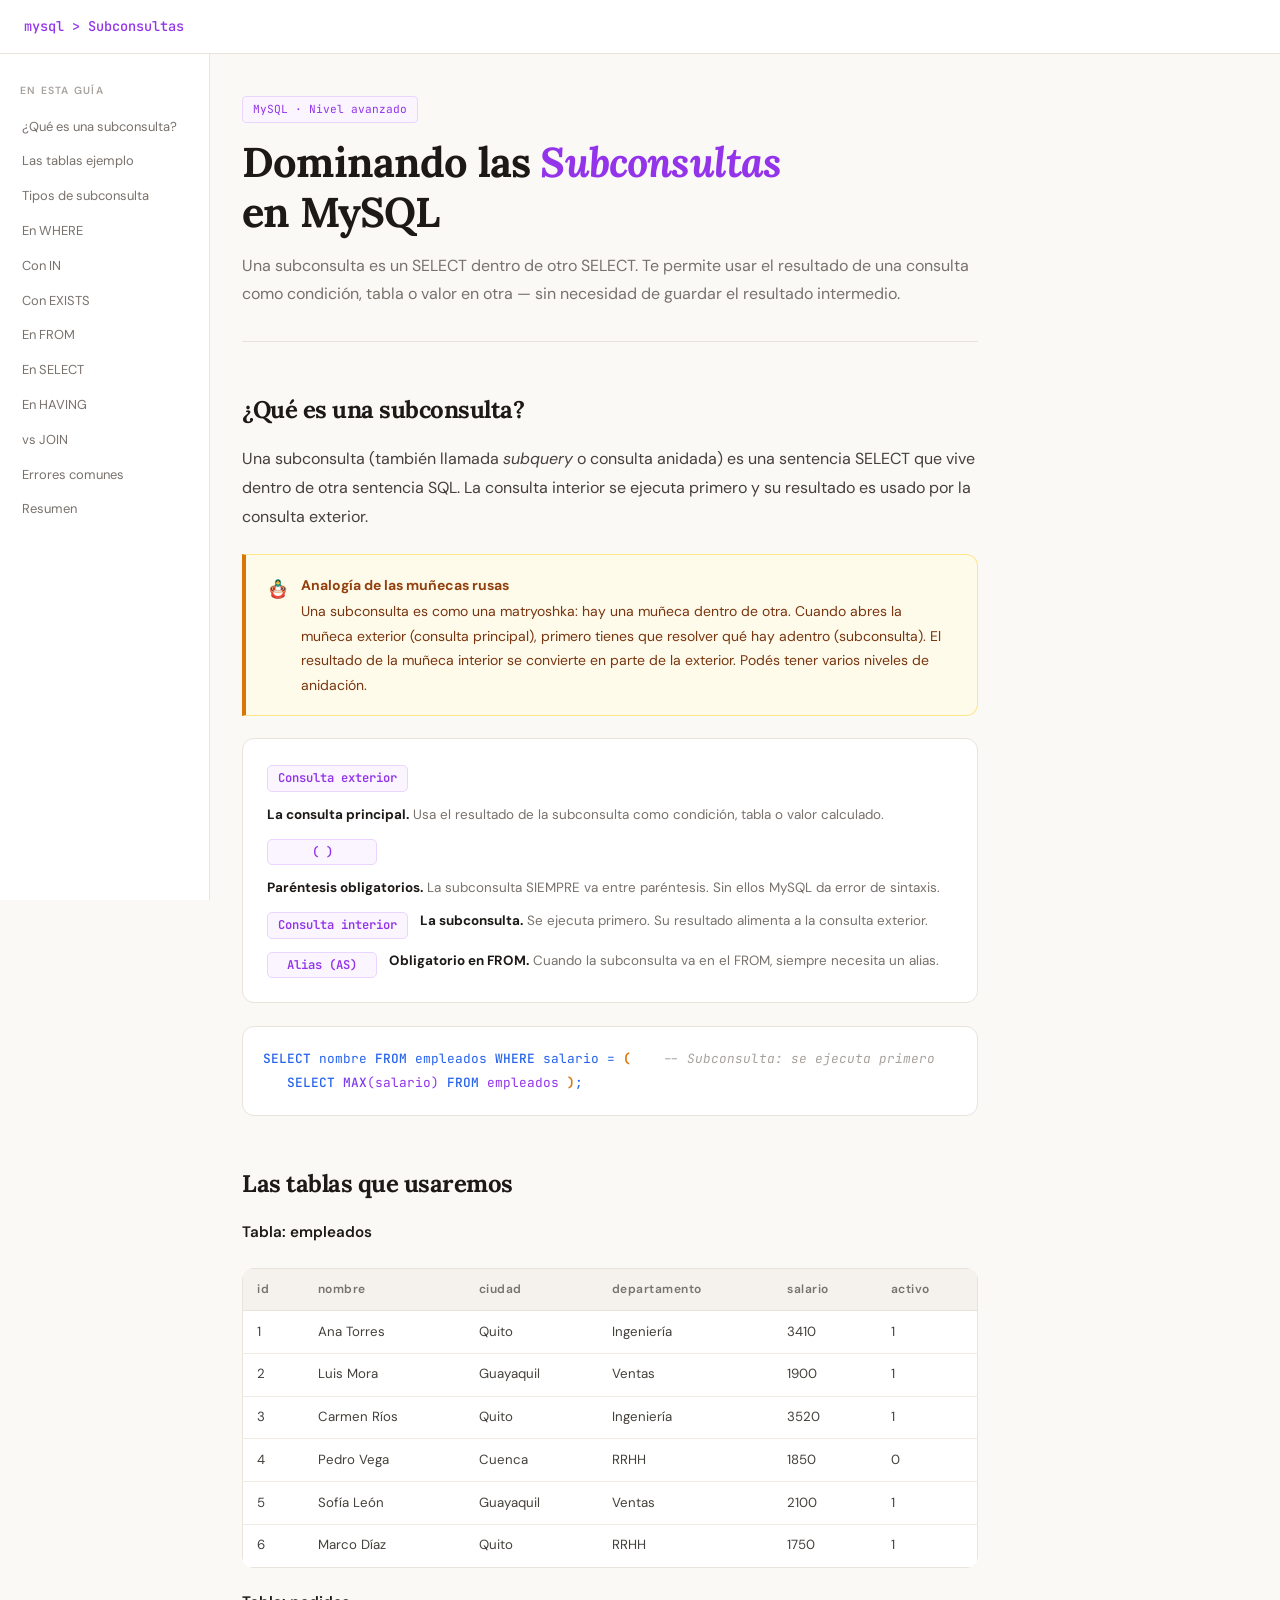
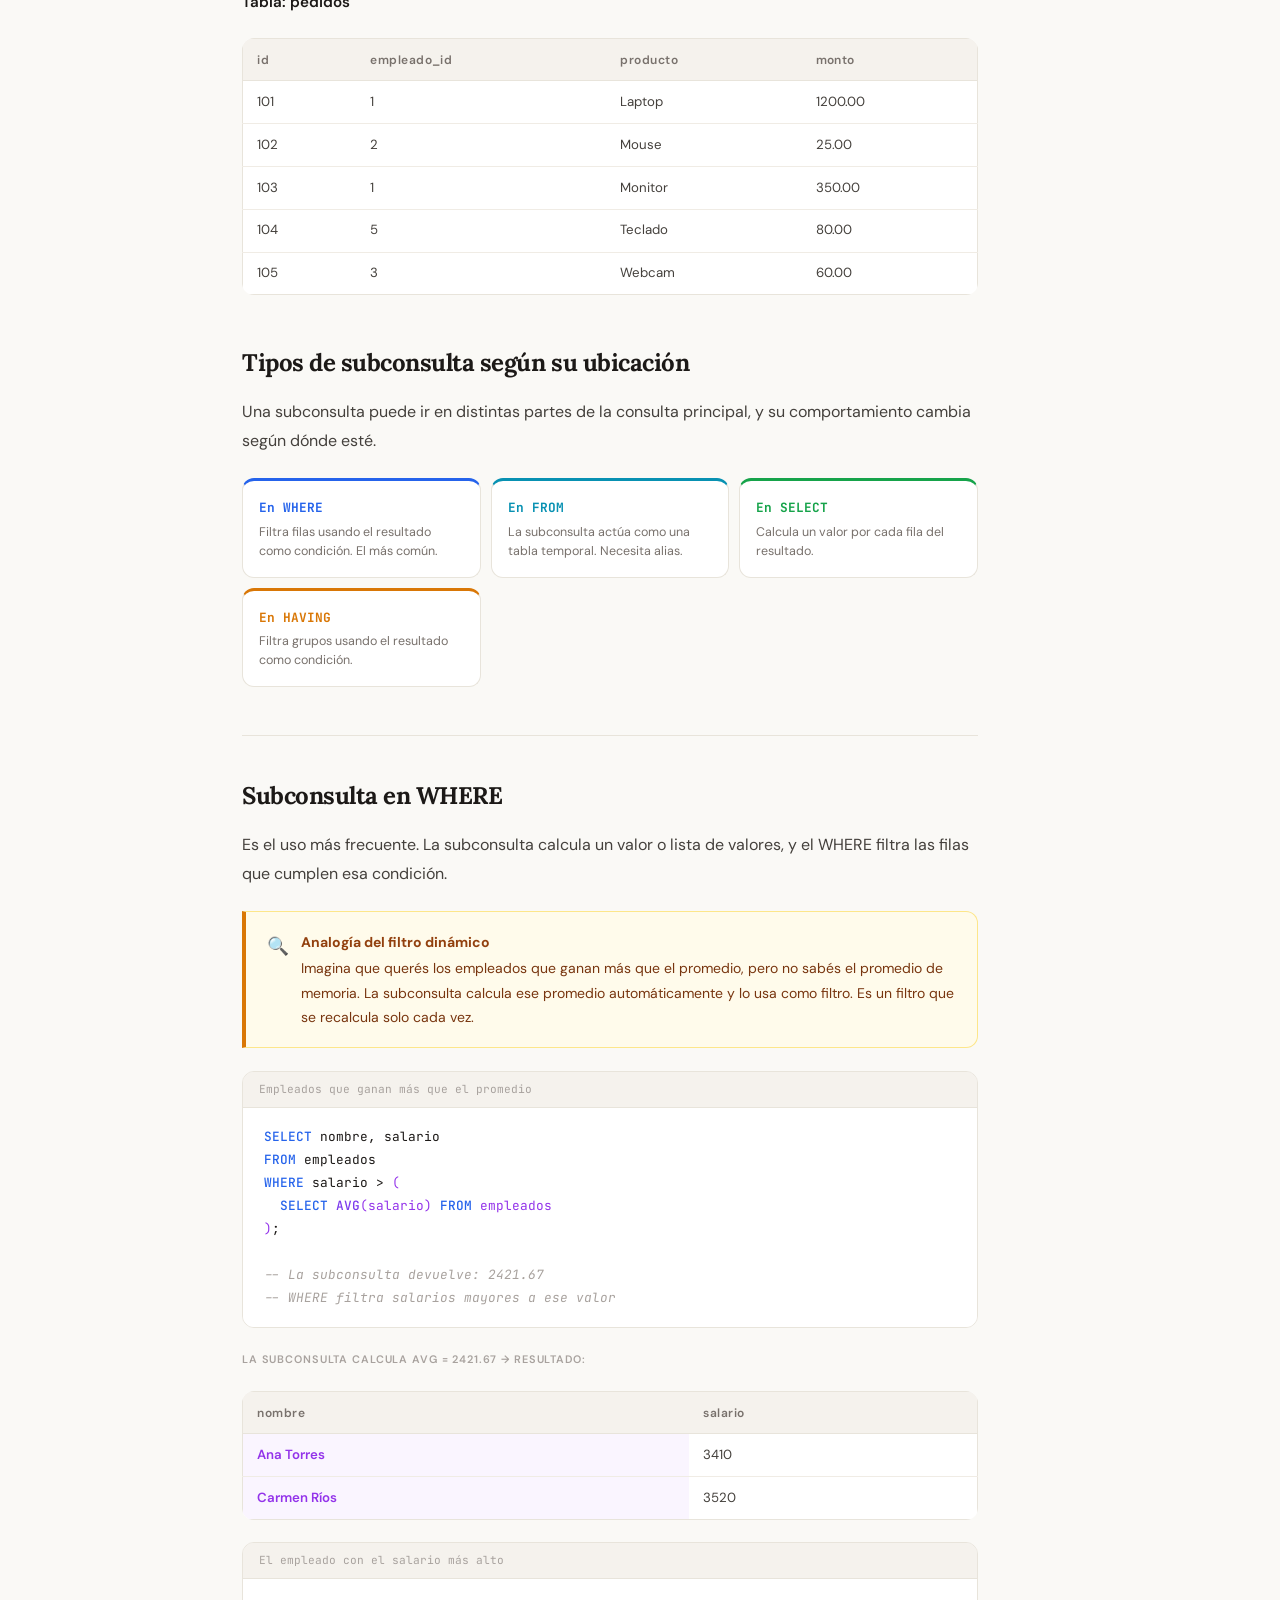
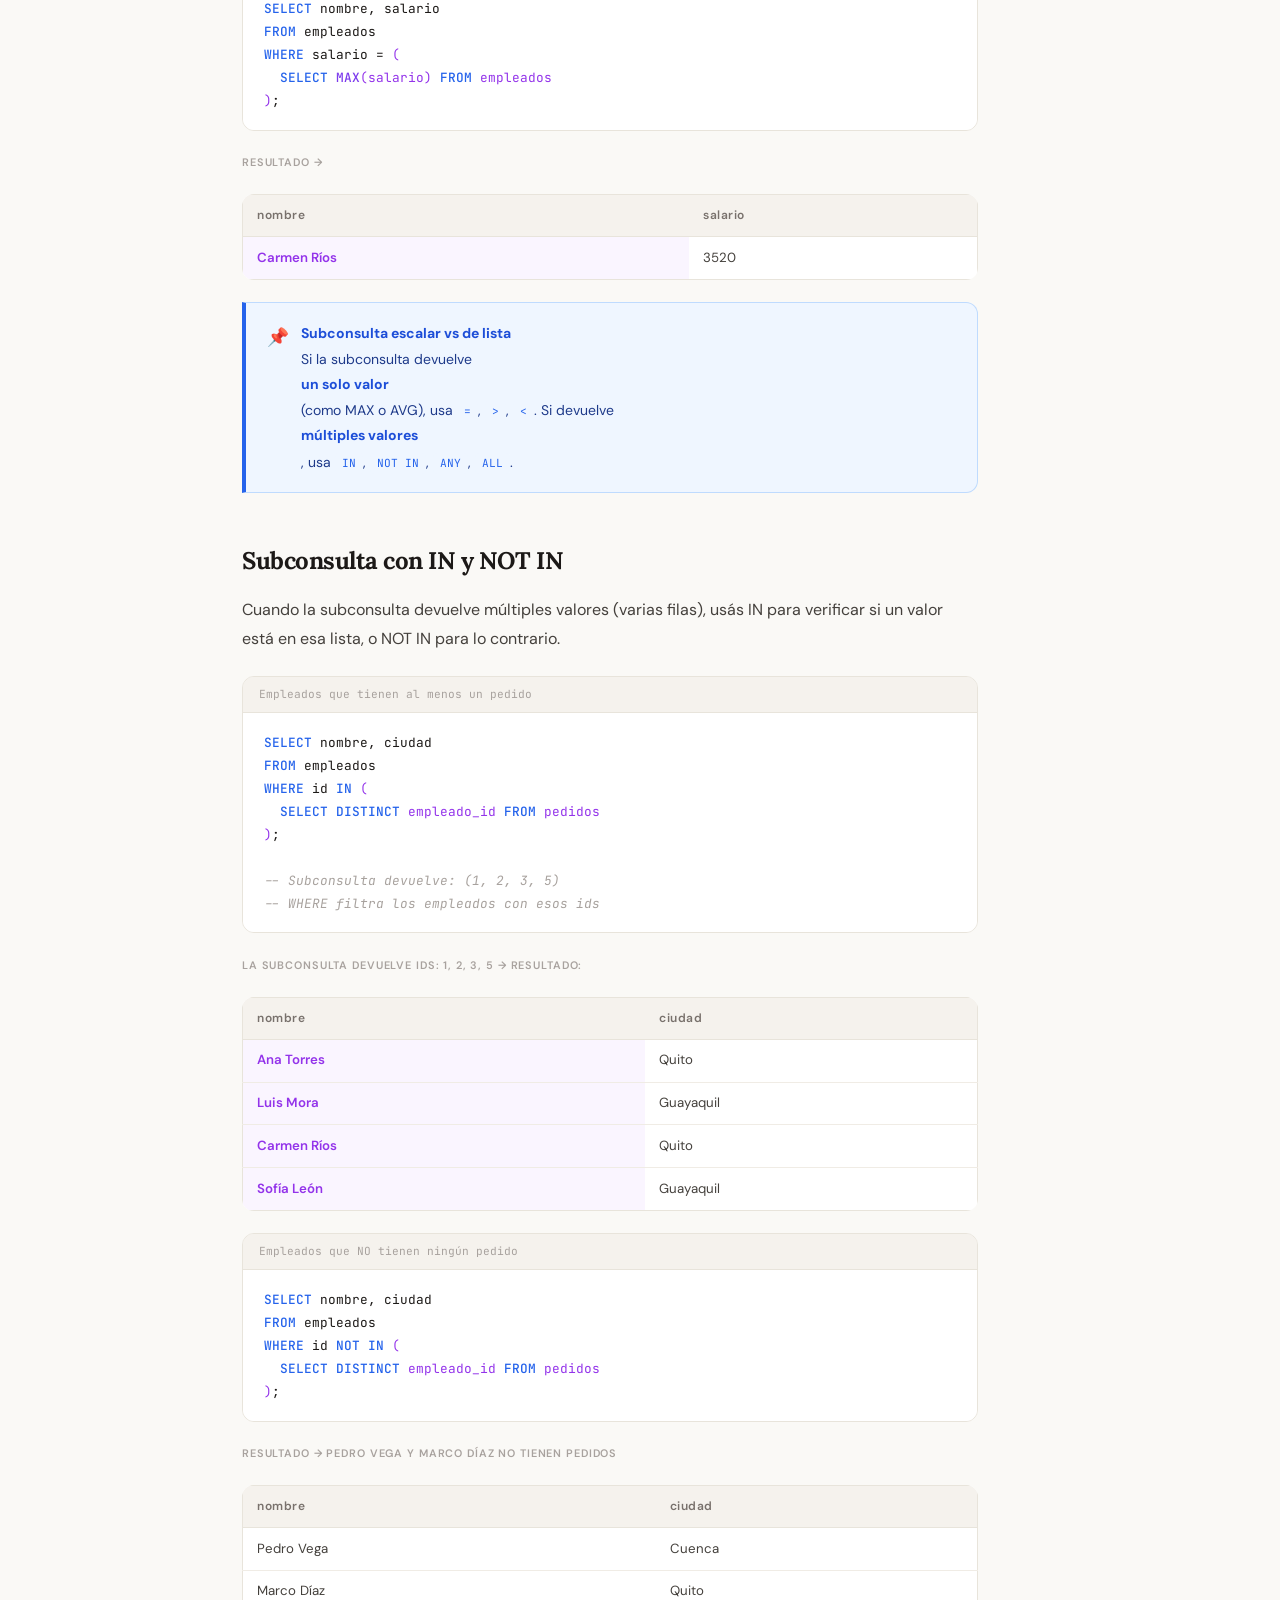
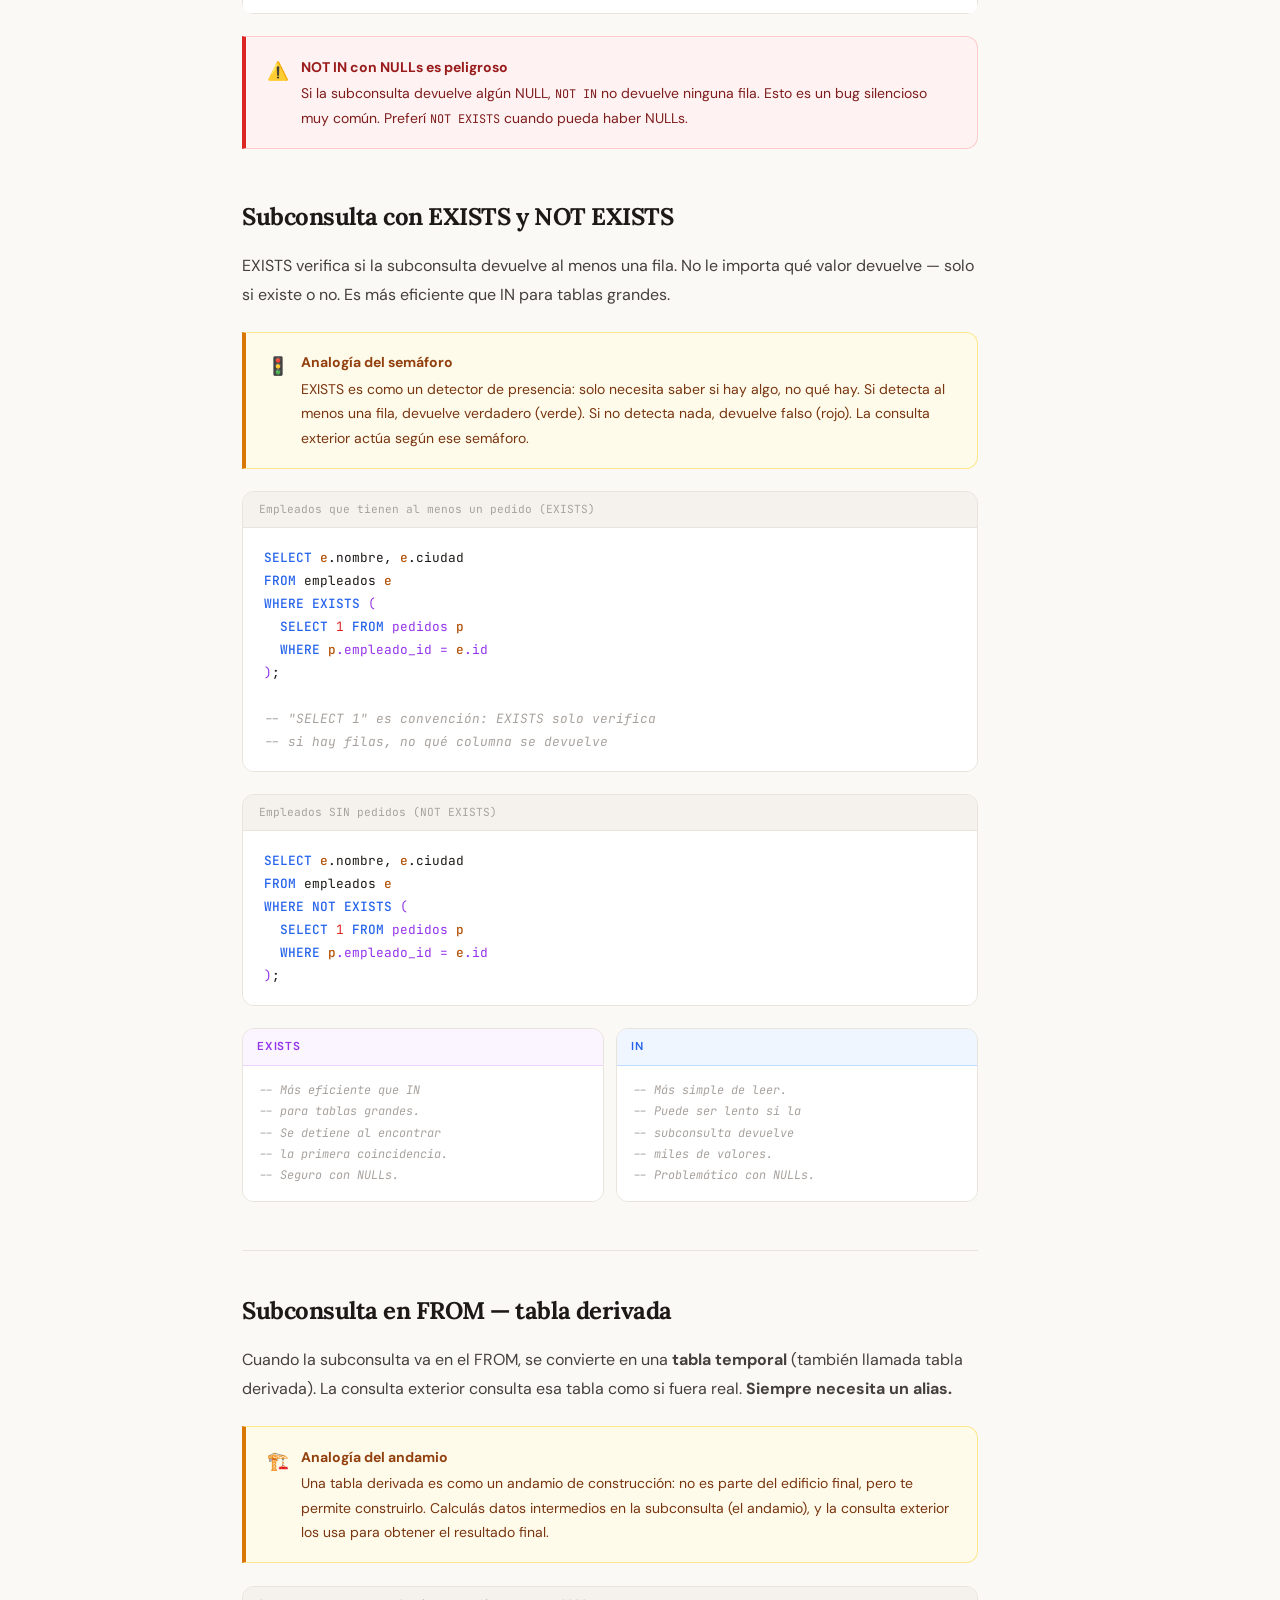
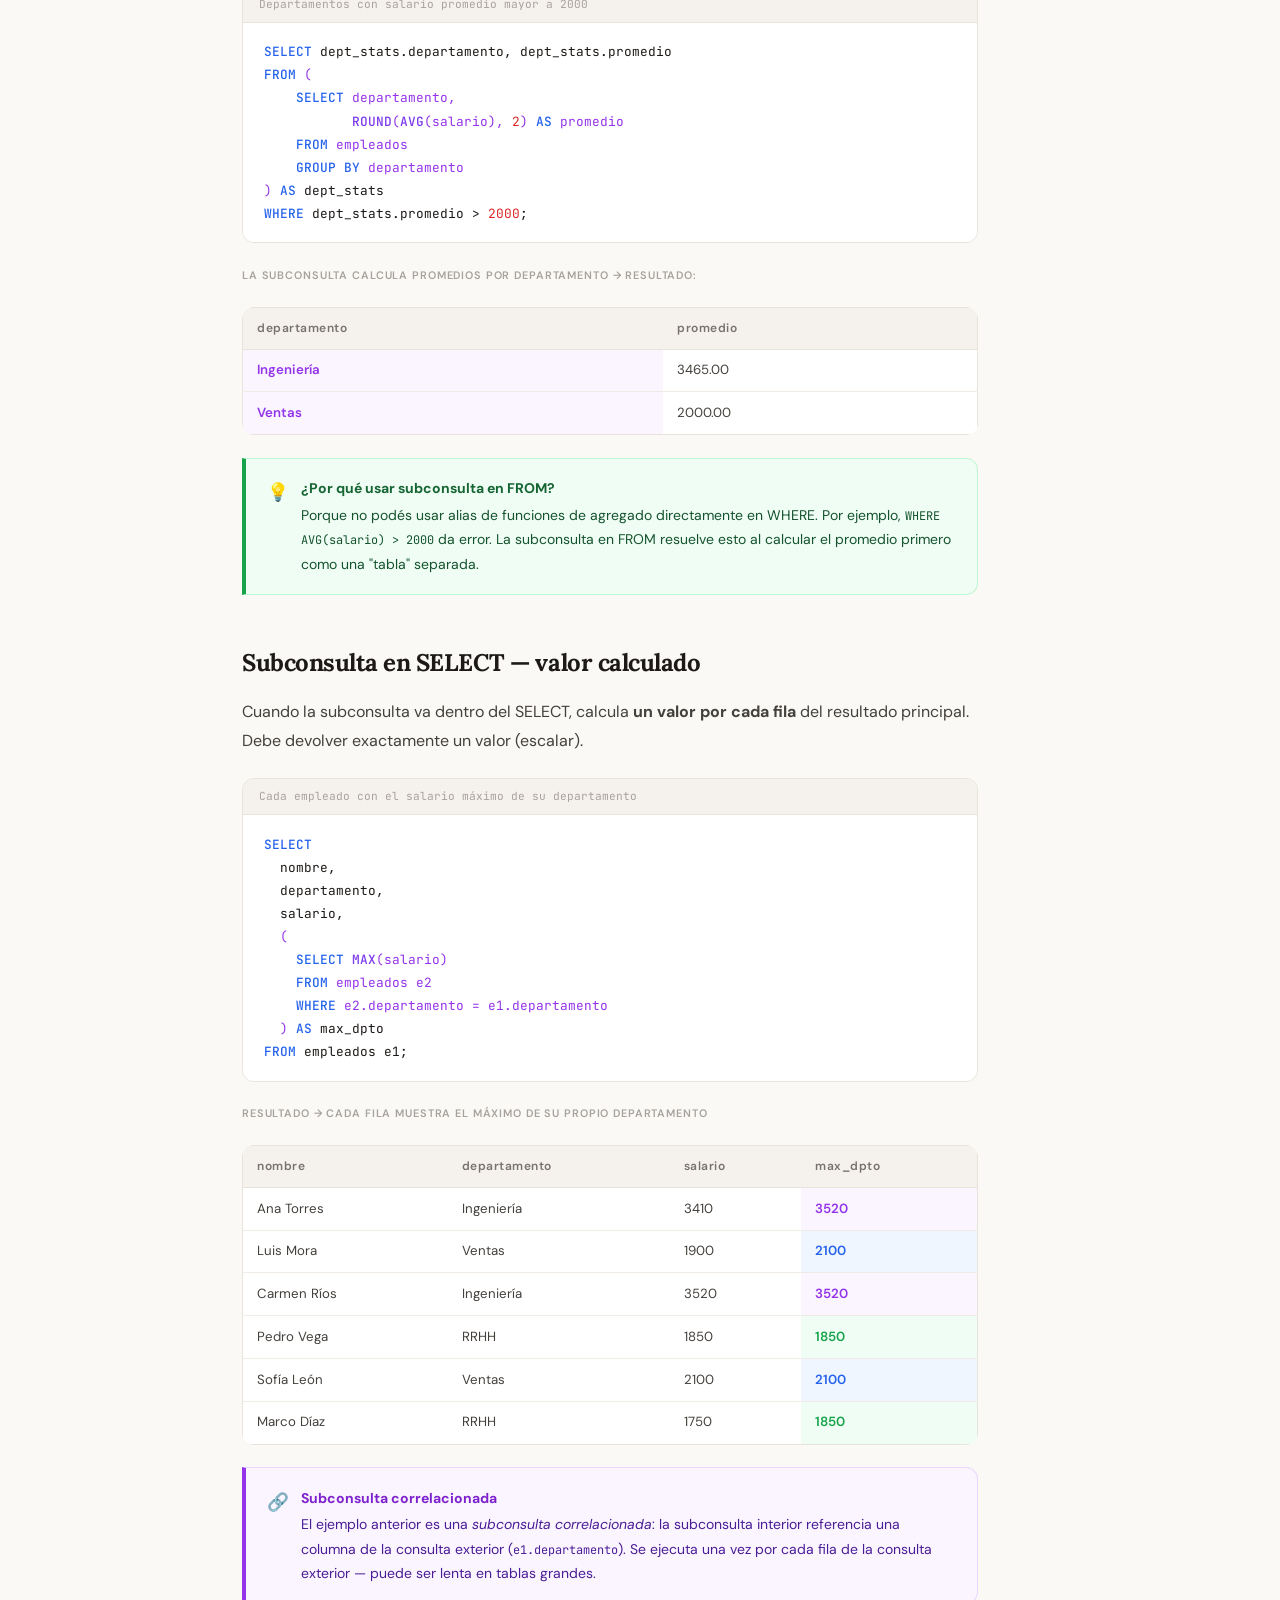
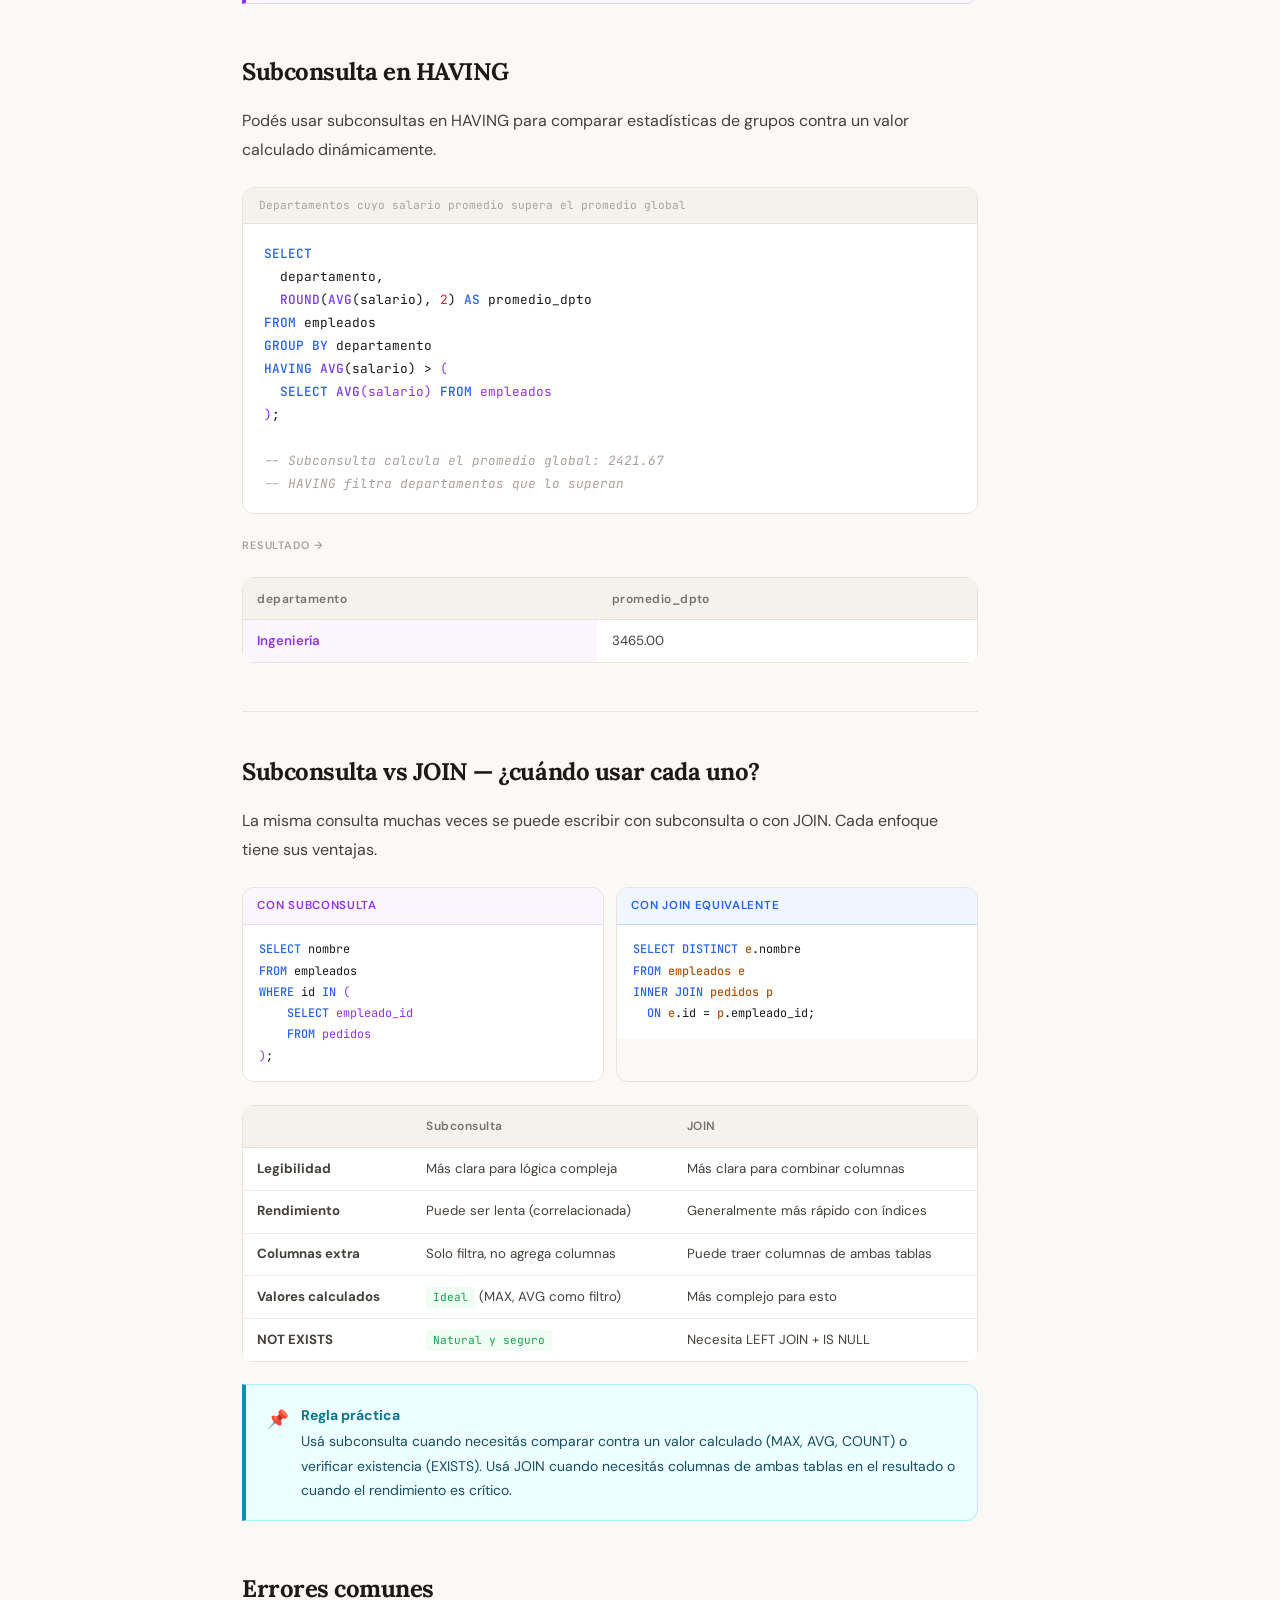
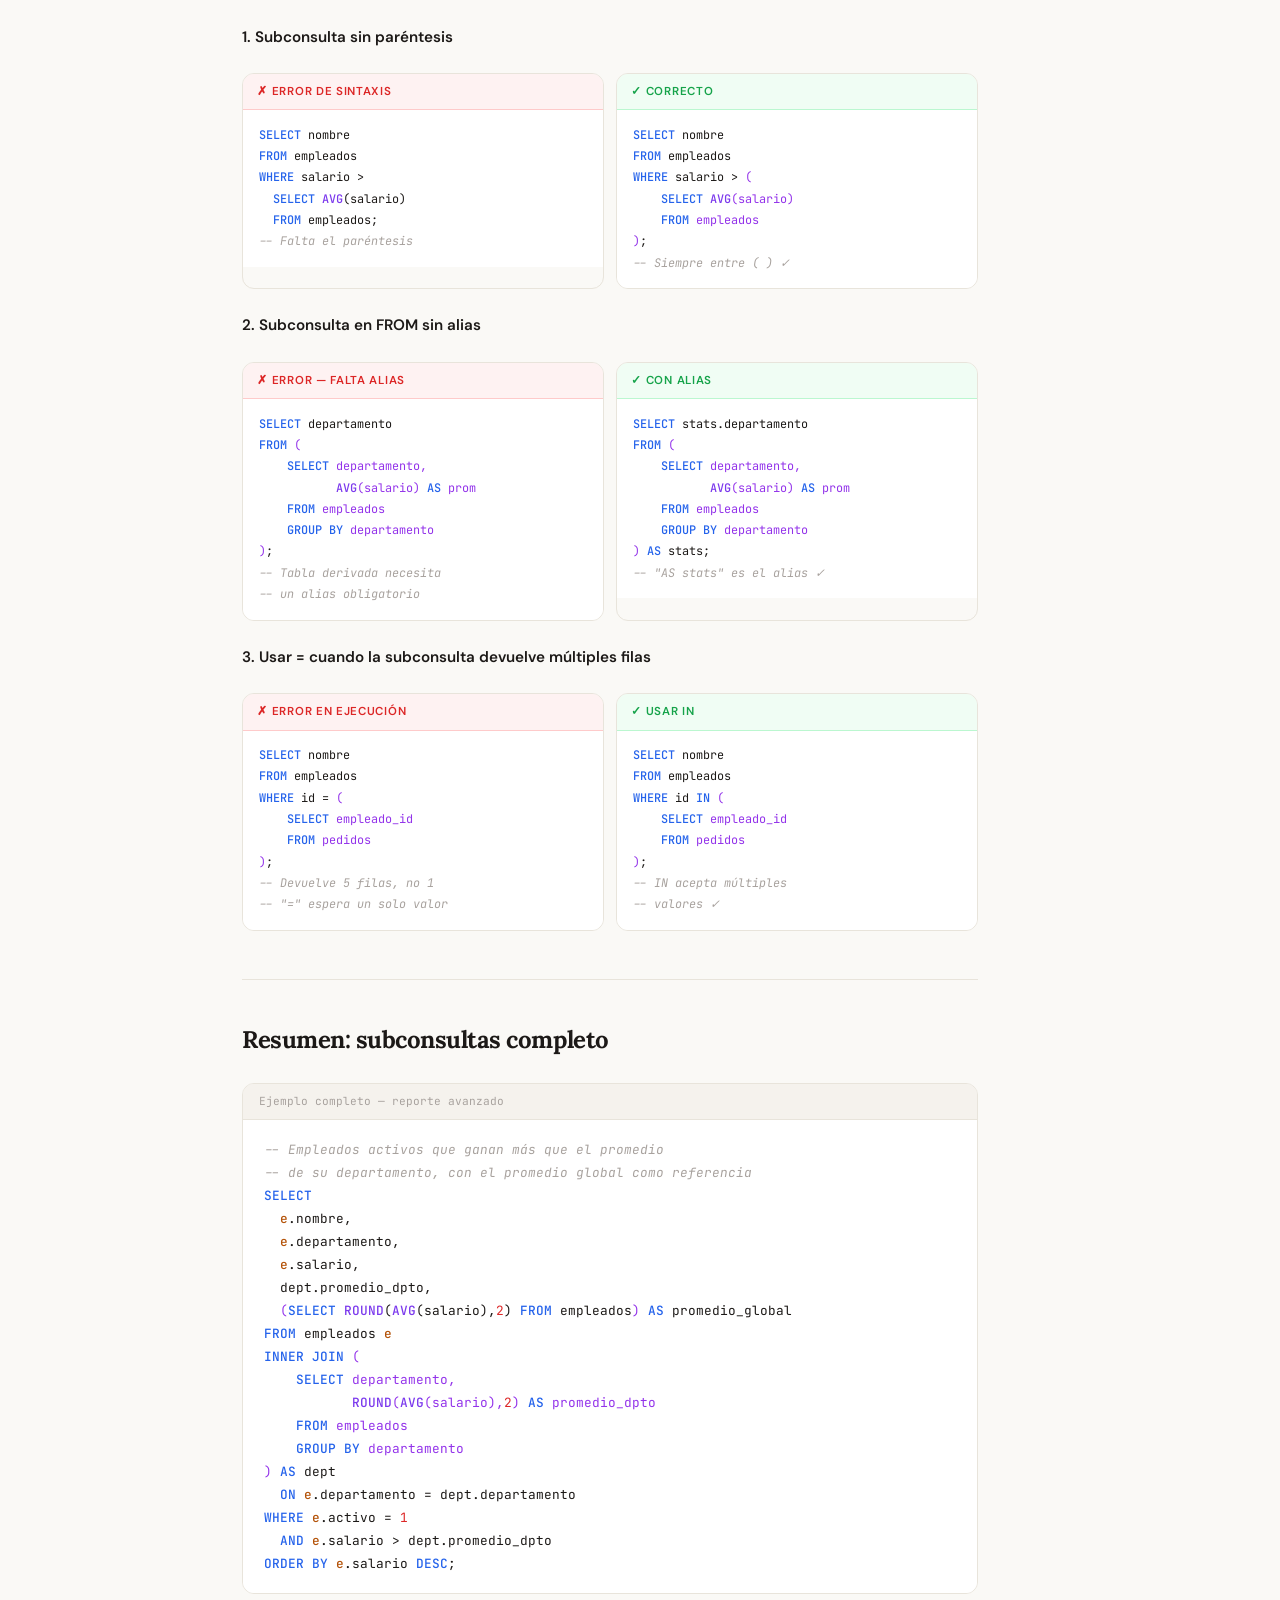
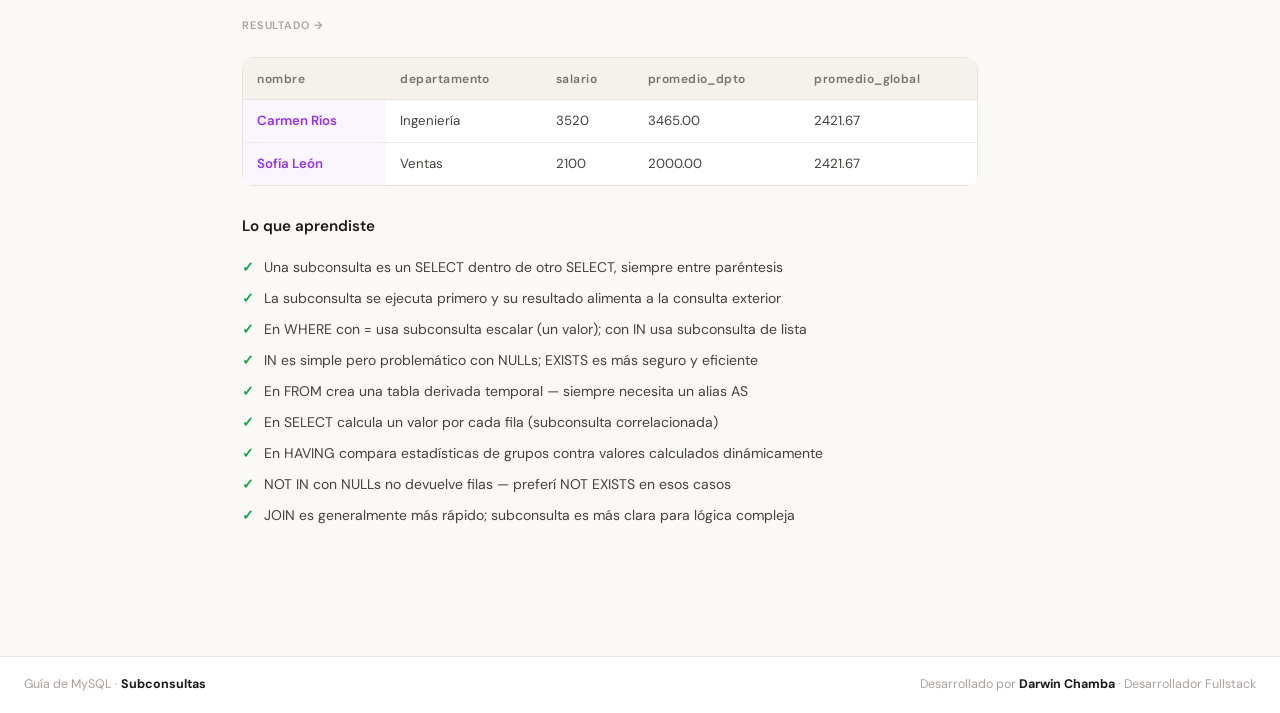
<file: topic/subconsultas.html>
<!DOCTYPE html>
<html lang="es">
<head>
<meta charset="UTF-8">
<meta name="viewport" content="width=device-width, initial-scale=1.0">
<title>Subconsultas en MySQL — Guía completa</title>
<link href="https://fonts.googleapis.com/css2?family=Lora:ital,wght@0,400;0,600;0,700;1,400&family=DM+Sans:wght@400;500;600&family=JetBrains+Mono:wght@400;500&display=swap" rel="stylesheet">
<link rel="stylesheet" href="../style/subconsultas.css">
</head>
<body>

<nav>
  <div class="nav-logo">mysql &gt; Subconsultas</div>
</nav>

<div class="page">
  <aside>
    <div class="aside-title">En esta guía</div>
    <ul class="aside-links">
      <li><a href="#intro">¿Qué es una subconsulta?</a></li>
      <li><a href="#tablas">Las tablas ejemplo</a></li>
      <li><a href="#tipos">Tipos de subconsulta</a></li>
      <li><a href="#en-where">En WHERE</a></li>
      <li><a href="#con-in">Con IN</a></li>
      <li><a href="#con-exists">Con EXISTS</a></li>
      <li><a href="#en-from">En FROM</a></li>
      <li><a href="#en-select">En SELECT</a></li>
      <li><a href="#en-having">En HAVING</a></li>
      <li><a href="#vs-join">vs JOIN</a></li>
      <li><a href="#errores">Errores comunes</a></li>
      <li><a href="#resumen">Resumen</a></li>
    </ul>
  </aside>

  <article>

    <!-- HERO -->
    <div class="hero">
      <div class="hero-tag">MySQL · Nivel avanzado</div>
      <h1>Dominando las <em>Subconsultas</em><br>en MySQL</h1>
      <p class="hero-lead">Una subconsulta es un SELECT dentro de otro SELECT. Te permite usar el resultado de una consulta como condición, tabla o valor en otra — sin necesidad de guardar el resultado intermedio.</p>
    </div>

    <!-- INTRO -->
    <span class="section-anchor" id="intro"></span>
    <div class="section">
      <h2>¿Qué es una subconsulta?</h2>
      <p>Una subconsulta (también llamada <em>subquery</em> o consulta anidada) es una sentencia SELECT que vive dentro de otra sentencia SQL. La consulta interior se ejecuta primero y su resultado es usado por la consulta exterior.</p>

      <div class="box box-amber">
        <div class="box-icon">🪆</div>
        <div class="box-body">
          <strong>Analogía de las muñecas rusas</strong>
          Una subconsulta es como una matryoshka: hay una muñeca dentro de otra. Cuando abres la muñeca exterior (consulta principal), primero tienes que resolver qué hay adentro (subconsulta). El resultado de la muñeca interior se convierte en parte de la exterior. Podés tener varios niveles de anidación.
        </div>
      </div>

      <div class="anatomy">
        <div class="anatomy-row">
          <div class="anatomy-kw">Consulta exterior</div>
          <div class="anatomy-desc"><strong>La consulta principal.</strong> Usa el resultado de la subconsulta como condición, tabla o valor calculado.</div>
        </div>
        <div class="anatomy-row">
          <div class="anatomy-kw">( )</div>
          <div class="anatomy-desc"><strong>Paréntesis obligatorios.</strong> La subconsulta SIEMPRE va entre paréntesis. Sin ellos MySQL da error de sintaxis.</div>
        </div>
        <div class="anatomy-row">
          <div class="anatomy-kw">Consulta interior</div>
          <div class="anatomy-desc"><strong>La subconsulta.</strong> Se ejecuta primero. Su resultado alimenta a la consulta exterior.</div>
        </div>
        <div class="anatomy-row">
          <div class="anatomy-kw">Alias (AS)</div>
          <div class="anatomy-desc"><strong>Obligatorio en FROM.</strong> Cuando la subconsulta va en el FROM, siempre necesita un alias.</div>
        </div>
      </div>

      <div class="nested-viz">
<span class="outer"><span class="kw">SELECT</span> nombre <span class="kw">FROM</span> empleados</span>
<span class="outer"><span class="kw">WHERE</span> salario = </span><span class="nest-bracket">(</span>
<span class="indent inner-q"><span class="cm">-- Subconsulta: se ejecuta primero</span></span>
<span class="indent inner-q"><span class="kw">SELECT</span> <span class="fn">MAX</span>(salario) <span class="kw">FROM</span> empleados</span>
<span class="nest-bracket">)</span><span class="outer">;</span>
      </div>
    </div>

    <!-- TABLAS -->
    <span class="section-anchor" id="tablas"></span>
    <div class="section">
      <h2>Las tablas que usaremos</h2>

      <h3>Tabla: empleados</h3>
      <div class="table-wrap">
        <table>
          <thead><tr><th>id</th><th>nombre</th><th>ciudad</th><th>departamento</th><th>salario</th><th>activo</th></tr></thead>
          <tbody>
            <tr><td>1</td><td>Ana Torres</td><td>Quito</td><td>Ingeniería</td><td>3410</td><td>1</td></tr>
            <tr><td>2</td><td>Luis Mora</td><td>Guayaquil</td><td>Ventas</td><td>1900</td><td>1</td></tr>
            <tr><td>3</td><td>Carmen Ríos</td><td>Quito</td><td>Ingeniería</td><td>3520</td><td>1</td></tr>
            <tr><td>4</td><td>Pedro Vega</td><td>Cuenca</td><td>RRHH</td><td>1850</td><td>0</td></tr>
            <tr><td>5</td><td>Sofía León</td><td>Guayaquil</td><td>Ventas</td><td>2100</td><td>1</td></tr>
            <tr><td>6</td><td>Marco Díaz</td><td>Quito</td><td>RRHH</td><td>1750</td><td>1</td></tr>
          </tbody>
        </table>
      </div>

      <h3>Tabla: pedidos</h3>
      <div class="table-wrap">
        <table>
          <thead><tr><th>id</th><th>empleado_id</th><th>producto</th><th>monto</th></tr></thead>
          <tbody>
            <tr><td>101</td><td>1</td><td>Laptop</td><td>1200.00</td></tr>
            <tr><td>102</td><td>2</td><td>Mouse</td><td>25.00</td></tr>
            <tr><td>103</td><td>1</td><td>Monitor</td><td>350.00</td></tr>
            <tr><td>104</td><td>5</td><td>Teclado</td><td>80.00</td></tr>
            <tr><td>105</td><td>3</td><td>Webcam</td><td>60.00</td></tr>
          </tbody>
        </table>
      </div>
    </div>

    <!-- TIPOS -->
    <span class="section-anchor" id="tipos"></span>
    <div class="section">
      <h2>Tipos de subconsulta según su ubicación</h2>
      <p>Una subconsulta puede ir en distintas partes de la consulta principal, y su comportamiento cambia según dónde esté.</p>

      <div class="type-cards">
        <div class="type-card where">
          <div class="type-card-name">En WHERE</div>
          <div class="type-card-desc">Filtra filas usando el resultado como condición. El más común.</div>
        </div>
        <div class="type-card from">
          <div class="type-card-name">En FROM</div>
          <div class="type-card-desc">La subconsulta actúa como una tabla temporal. Necesita alias.</div>
        </div>
        <div class="type-card select">
          <div class="type-card-name">En SELECT</div>
          <div class="type-card-desc">Calcula un valor por cada fila del resultado.</div>
        </div>
        <div class="type-card having">
          <div class="type-card-name">En HAVING</div>
          <div class="type-card-desc">Filtra grupos usando el resultado como condición.</div>
        </div>
      </div>
    </div>

    <hr>

    <!-- EN WHERE -->
    <span class="section-anchor" id="en-where"></span>
    <div class="section">
      <h2>Subconsulta en WHERE</h2>
      <p>Es el uso más frecuente. La subconsulta calcula un valor o lista de valores, y el WHERE filtra las filas que cumplen esa condición.</p>

      <div class="box box-amber">
        <div class="box-icon">🔍</div>
        <div class="box-body">
          <strong>Analogía del filtro dinámico</strong>
          Imagina que querés los empleados que ganan más que el promedio, pero no sabés el promedio de memoria. La subconsulta calcula ese promedio automáticamente y lo usa como filtro. Es un filtro que se recalcula solo cada vez.
        </div>
      </div>

      <div class="code-block">
        <div class="code-header"><span class="code-label">Empleados que ganan más que el promedio</span></div>
        <div class="code-body"><span class="kw">SELECT</span> nombre, salario
<span class="kw">FROM</span> empleados
<span class="kw">WHERE</span> salario > <span class="sub">(</span>
  <span class="sub"><span class="kw">SELECT</span> <span class="fn">AVG</span>(salario) <span class="kw">FROM</span> empleados</span>
<span class="sub">)</span>;

<span class="cm">-- La subconsulta devuelve: 2421.67
-- WHERE filtra salarios mayores a ese valor</span></div>
      </div>

      <div class="result-label">La subconsulta calcula AVG = 2421.67 → Resultado:</div>
      <div class="table-wrap">
        <table>
          <thead><tr><th>nombre</th><th>salario</th></tr></thead>
          <tbody>
            <tr><td class="hi-a">Ana Torres</td><td>3410</td></tr>
            <tr><td class="hi-a">Carmen Ríos</td><td>3520</td></tr>
          </tbody>
        </table>
      </div>

      <div class="code-block">
        <div class="code-header"><span class="code-label">El empleado con el salario más alto</span></div>
        <div class="code-body"><span class="kw">SELECT</span> nombre, salario
<span class="kw">FROM</span> empleados
<span class="kw">WHERE</span> salario = <span class="sub">(</span>
  <span class="sub"><span class="kw">SELECT</span> <span class="fn">MAX</span>(salario) <span class="kw">FROM</span> empleados</span>
<span class="sub">)</span>;</div>
      </div>

      <div class="result-label">Resultado →</div>
      <div class="table-wrap">
        <table>
          <thead><tr><th>nombre</th><th>salario</th></tr></thead>
          <tbody>
            <tr><td class="hi-a">Carmen Ríos</td><td>3520</td></tr>
          </tbody>
        </table>
      </div>

      <div class="box box-blue">
        <div class="box-icon">📌</div>
        <div class="box-body">
          <strong>Subconsulta escalar vs de lista</strong>
          Si la subconsulta devuelve <strong>un solo valor</strong> (como MAX o AVG), usa <span class="tag-blue">=</span>, <span class="tag-blue">&gt;</span>, <span class="tag-blue">&lt;</span>. Si devuelve <strong>múltiples valores</strong>, usa <span class="tag-blue">IN</span>, <span class="tag-blue">NOT IN</span>, <span class="tag-blue">ANY</span>, <span class="tag-blue">ALL</span>.
        </div>
      </div>
    </div>

    <!-- CON IN -->
    <span class="section-anchor" id="con-in"></span>
    <div class="section">
      <h2>Subconsulta con IN y NOT IN</h2>
      <p>Cuando la subconsulta devuelve múltiples valores (varias filas), usás IN para verificar si un valor está en esa lista, o NOT IN para lo contrario.</p>

      <div class="code-block">
        <div class="code-header"><span class="code-label">Empleados que tienen al menos un pedido</span></div>
        <div class="code-body"><span class="kw">SELECT</span> nombre, ciudad
<span class="kw">FROM</span> empleados
<span class="kw">WHERE</span> id <span class="kw">IN</span> <span class="sub">(</span>
  <span class="sub"><span class="kw">SELECT</span> <span class="kw">DISTINCT</span> empleado_id <span class="kw">FROM</span> pedidos</span>
<span class="sub">)</span>;

<span class="cm">-- Subconsulta devuelve: (1, 2, 3, 5)
-- WHERE filtra los empleados con esos ids</span></div>
      </div>

      <div class="result-label">La subconsulta devuelve ids: 1, 2, 3, 5 → Resultado:</div>
      <div class="table-wrap">
        <table>
          <thead><tr><th>nombre</th><th>ciudad</th></tr></thead>
          <tbody>
            <tr><td class="hi-a">Ana Torres</td><td>Quito</td></tr>
            <tr><td class="hi-a">Luis Mora</td><td>Guayaquil</td></tr>
            <tr><td class="hi-a">Carmen Ríos</td><td>Quito</td></tr>
            <tr><td class="hi-a">Sofía León</td><td>Guayaquil</td></tr>
          </tbody>
        </table>
      </div>

      <div class="code-block">
        <div class="code-header"><span class="code-label">Empleados que NO tienen ningún pedido</span></div>
        <div class="code-body"><span class="kw">SELECT</span> nombre, ciudad
<span class="kw">FROM</span> empleados
<span class="kw">WHERE</span> id <span class="kw">NOT IN</span> <span class="sub">(</span>
  <span class="sub"><span class="kw">SELECT</span> <span class="kw">DISTINCT</span> empleado_id <span class="kw">FROM</span> pedidos</span>
<span class="sub">)</span>;</div>
      </div>

      <div class="result-label">Resultado → Pedro Vega y Marco Díaz no tienen pedidos</div>
      <div class="table-wrap">
        <table>
          <thead><tr><th>nombre</th><th>ciudad</th></tr></thead>
          <tbody>
            <tr><td>Pedro Vega</td><td>Cuenca</td></tr>
            <tr><td>Marco Díaz</td><td>Quito</td></tr>
          </tbody>
        </table>
      </div>

      <div class="box box-red">
        <div class="box-icon">⚠️</div>
        <div class="box-body">
          <strong>NOT IN con NULLs es peligroso</strong>
          Si la subconsulta devuelve algún NULL, <code style="font-family:var(--mono);font-size:0.85em">NOT IN</code> no devuelve ninguna fila. Esto es un bug silencioso muy común. Preferí <code style="font-family:var(--mono);font-size:0.85em">NOT EXISTS</code> cuando pueda haber NULLs.
        </div>
      </div>
    </div>

    <!-- CON EXISTS -->
    <span class="section-anchor" id="con-exists"></span>
    <div class="section">
      <h2>Subconsulta con EXISTS y NOT EXISTS</h2>
      <p>EXISTS verifica si la subconsulta devuelve al menos una fila. No le importa qué valor devuelve — solo si existe o no. Es más eficiente que IN para tablas grandes.</p>

      <div class="box box-amber">
        <div class="box-icon">🚦</div>
        <div class="box-body">
          <strong>Analogía del semáforo</strong>
          EXISTS es como un detector de presencia: solo necesita saber si hay algo, no qué hay. Si detecta al menos una fila, devuelve verdadero (verde). Si no detecta nada, devuelve falso (rojo). La consulta exterior actúa según ese semáforo.
        </div>
      </div>

      <div class="code-block">
        <div class="code-header"><span class="code-label">Empleados que tienen al menos un pedido (EXISTS)</span></div>
        <div class="code-body"><span class="kw">SELECT</span> <span class="tbl">e</span>.nombre, <span class="tbl">e</span>.ciudad
<span class="kw">FROM</span> empleados <span class="tbl">e</span>
<span class="kw">WHERE</span> <span class="kw">EXISTS</span> <span class="sub">(</span>
  <span class="sub"><span class="kw">SELECT</span> <span class="num">1</span> <span class="kw">FROM</span> pedidos <span class="tbl">p</span></span>
  <span class="sub"><span class="kw">WHERE</span> <span class="tbl">p</span>.empleado_id = <span class="tbl">e</span>.id</span>
<span class="sub">)</span>;

<span class="cm">-- "SELECT 1" es convención: EXISTS solo verifica
-- si hay filas, no qué columna se devuelve</span></div>
      </div>

      <div class="code-block">
        <div class="code-header"><span class="code-label">Empleados SIN pedidos (NOT EXISTS)</span></div>
        <div class="code-body"><span class="kw">SELECT</span> <span class="tbl">e</span>.nombre, <span class="tbl">e</span>.ciudad
<span class="kw">FROM</span> empleados <span class="tbl">e</span>
<span class="kw">WHERE</span> <span class="kw">NOT EXISTS</span> <span class="sub">(</span>
  <span class="sub"><span class="kw">SELECT</span> <span class="num">1</span> <span class="kw">FROM</span> pedidos <span class="tbl">p</span></span>
  <span class="sub"><span class="kw">WHERE</span> <span class="tbl">p</span>.empleado_id = <span class="tbl">e</span>.id</span>
<span class="sub">)</span>;</div>
      </div>

      <div class="compare">
        <div class="compare-box">
          <div class="compare-header sub">EXISTS</div>
          <div class="code-body"><span class="cm">-- Más eficiente que IN
-- para tablas grandes.
-- Se detiene al encontrar
-- la primera coincidencia.
-- Seguro con NULLs.</span></div>
        </div>
        <div class="compare-box">
          <div class="compare-header join">IN</div>
          <div class="code-body"><span class="cm">-- Más simple de leer.
-- Puede ser lento si la
-- subconsulta devuelve
-- miles de valores.
-- Problemático con NULLs.</span></div>
        </div>
      </div>
    </div>

    <hr>

    <!-- EN FROM -->
    <span class="section-anchor" id="en-from"></span>
    <div class="section">
      <h2>Subconsulta en FROM — tabla derivada</h2>
      <p>Cuando la subconsulta va en el FROM, se convierte en una <strong>tabla temporal</strong> (también llamada tabla derivada). La consulta exterior consulta esa tabla como si fuera real. <strong>Siempre necesita un alias.</strong></p>

      <div class="box box-amber">
        <div class="box-icon">🏗️</div>
        <div class="box-body">
          <strong>Analogía del andamio</strong>
          Una tabla derivada es como un andamio de construcción: no es parte del edificio final, pero te permite construirlo. Calculás datos intermedios en la subconsulta (el andamio), y la consulta exterior los usa para obtener el resultado final.
        </div>
      </div>

      <div class="code-block">
        <div class="code-header"><span class="code-label">Departamentos con salario promedio mayor a 2000</span></div>
        <div class="code-body"><span class="kw">SELECT</span> dept_stats.departamento, dept_stats.promedio
<span class="kw">FROM</span> <span class="sub">(</span>
  <span class="sub">  <span class="kw">SELECT</span> departamento,</span>
  <span class="sub">         <span class="fn">ROUND</span>(<span class="fn">AVG</span>(salario), <span class="num">2</span>) <span class="kw">AS</span> promedio</span>
  <span class="sub">  <span class="kw">FROM</span> empleados</span>
  <span class="sub">  <span class="kw">GROUP BY</span> departamento</span>
<span class="sub">)</span> <span class="kw">AS</span> dept_stats
<span class="kw">WHERE</span> dept_stats.promedio > <span class="num">2000</span>;</div>
      </div>

      <div class="result-label">La subconsulta calcula promedios por departamento → Resultado:</div>
      <div class="table-wrap">
        <table>
          <thead><tr><th>departamento</th><th>promedio</th></tr></thead>
          <tbody>
            <tr><td class="hi-a">Ingeniería</td><td>3465.00</td></tr>
            <tr><td class="hi-a">Ventas</td><td>2000.00</td></tr>
          </tbody>
        </table>
      </div>

      <div class="box box-green">
        <div class="box-icon">💡</div>
        <div class="box-body">
          <strong>¿Por qué usar subconsulta en FROM?</strong>
          Porque no podés usar alias de funciones de agregado directamente en WHERE. Por ejemplo, <code style="font-family:var(--mono);font-size:0.85em">WHERE AVG(salario) &gt; 2000</code> da error. La subconsulta en FROM resuelve esto al calcular el promedio primero como una "tabla" separada.
        </div>
      </div>
    </div>

    <!-- EN SELECT -->
    <span class="section-anchor" id="en-select"></span>
    <div class="section">
      <h2>Subconsulta en SELECT — valor calculado</h2>
      <p>Cuando la subconsulta va dentro del SELECT, calcula <strong>un valor por cada fila</strong> del resultado principal. Debe devolver exactamente un valor (escalar).</p>

      <div class="code-block">
        <div class="code-header"><span class="code-label">Cada empleado con el salario máximo de su departamento</span></div>
        <div class="code-body"><span class="kw">SELECT</span>
  nombre,
  departamento,
  salario,
  <span class="sub">(</span>
    <span class="sub"><span class="kw">SELECT</span> <span class="fn">MAX</span>(salario)</span>
    <span class="sub"><span class="kw">FROM</span> empleados e2</span>
    <span class="sub"><span class="kw">WHERE</span> e2.departamento = e1.departamento</span>
  <span class="sub">)</span> <span class="kw">AS</span> max_dpto
<span class="kw">FROM</span> empleados e1;</div>
      </div>

      <div class="result-label">Resultado → cada fila muestra el máximo de su propio departamento</div>
      <div class="table-wrap">
        <table>
          <thead><tr><th>nombre</th><th>departamento</th><th>salario</th><th>max_dpto</th></tr></thead>
          <tbody>
            <tr><td>Ana Torres</td><td>Ingeniería</td><td>3410</td><td class="hi-a">3520</td></tr>
            <tr><td>Luis Mora</td><td>Ventas</td><td>1900</td><td class="hi-b">2100</td></tr>
            <tr><td>Carmen Ríos</td><td>Ingeniería</td><td>3520</td><td class="hi-a">3520</td></tr>
            <tr><td>Pedro Vega</td><td>RRHH</td><td>1850</td><td class="hi-g">1850</td></tr>
            <tr><td>Sofía León</td><td>Ventas</td><td>2100</td><td class="hi-b">2100</td></tr>
            <tr><td>Marco Díaz</td><td>RRHH</td><td>1750</td><td class="hi-g">1850</td></tr>
          </tbody>
        </table>
      </div>

      <div class="box box-accent">
        <div class="box-icon">🔗</div>
        <div class="box-body">
          <strong>Subconsulta correlacionada</strong>
          El ejemplo anterior es una <em>subconsulta correlacionada</em>: la subconsulta interior referencia una columna de la consulta exterior (<code style="font-family:var(--mono);font-size:0.85em">e1.departamento</code>). Se ejecuta una vez por cada fila de la consulta exterior — puede ser lenta en tablas grandes.
        </div>
      </div>
    </div>

    <!-- EN HAVING -->
    <span class="section-anchor" id="en-having"></span>
    <div class="section">
      <h2>Subconsulta en HAVING</h2>
      <p>Podés usar subconsultas en HAVING para comparar estadísticas de grupos contra un valor calculado dinámicamente.</p>

      <div class="code-block">
        <div class="code-header"><span class="code-label">Departamentos cuyo salario promedio supera el promedio global</span></div>
        <div class="code-body"><span class="kw">SELECT</span>
  departamento,
  <span class="fn">ROUND</span>(<span class="fn">AVG</span>(salario), <span class="num">2</span>) <span class="kw">AS</span> promedio_dpto
<span class="kw">FROM</span> empleados
<span class="kw">GROUP BY</span> departamento
<span class="kw">HAVING</span> <span class="fn">AVG</span>(salario) > <span class="sub">(</span>
  <span class="sub"><span class="kw">SELECT</span> <span class="fn">AVG</span>(salario) <span class="kw">FROM</span> empleados</span>
<span class="sub">)</span>;

<span class="cm">-- Subconsulta calcula el promedio global: 2421.67
-- HAVING filtra departamentos que lo superan</span></div>
      </div>

      <div class="result-label">Resultado →</div>
      <div class="table-wrap">
        <table>
          <thead><tr><th>departamento</th><th>promedio_dpto</th></tr></thead>
          <tbody>
            <tr><td class="hi-a">Ingeniería</td><td>3465.00</td></tr>
          </tbody>
        </table>
      </div>
    </div>

    <hr>

    <!-- VS JOIN -->
    <span class="section-anchor" id="vs-join"></span>
    <div class="section">
      <h2>Subconsulta vs JOIN — ¿cuándo usar cada uno?</h2>
      <p>La misma consulta muchas veces se puede escribir con subconsulta o con JOIN. Cada enfoque tiene sus ventajas.</p>

      <div class="compare">
        <div class="compare-box">
          <div class="compare-header sub">Con subconsulta</div>
          <div class="code-body"><span class="kw">SELECT</span> nombre
<span class="kw">FROM</span> empleados
<span class="kw">WHERE</span> id <span class="kw">IN</span> <span class="sub">(</span>
  <span class="sub">  <span class="kw">SELECT</span> empleado_id</span>
  <span class="sub">  <span class="kw">FROM</span> pedidos</span>
<span class="sub">)</span>;</div>
        </div>
        <div class="compare-box">
          <div class="compare-header join">Con JOIN equivalente</div>
          <div class="code-body"><span class="kw">SELECT DISTINCT</span> <span class="tbl">e</span>.nombre
<span class="kw">FROM</span> <span class="tbl">empleados</span> <span class="tbl">e</span>
<span class="kw">INNER JOIN</span> <span class="tbl">pedidos</span> <span class="tbl">p</span>
  <span class="kw">ON</span> <span class="tbl">e</span>.id = <span class="tbl">p</span>.empleado_id;</div>
        </div>
      </div>

      <div class="table-wrap">
        <table>
          <thead><tr><th></th><th>Subconsulta</th><th>JOIN</th></tr></thead>
          <tbody>
            <tr><td><strong>Legibilidad</strong></td><td>Más clara para lógica compleja</td><td>Más clara para combinar columnas</td></tr>
            <tr><td><strong>Rendimiento</strong></td><td>Puede ser lenta (correlacionada)</td><td>Generalmente más rápido con índices</td></tr>
            <tr><td><strong>Columnas extra</strong></td><td>Solo filtra, no agrega columnas</td><td>Puede traer columnas de ambas tablas</td></tr>
            <tr><td><strong>Valores calculados</strong></td><td><span class="tag-green">Ideal</span> (MAX, AVG como filtro)</td><td>Más complejo para esto</td></tr>
            <tr><td><strong>NOT EXISTS</strong></td><td><span class="tag-green">Natural y seguro</span></td><td>Necesita LEFT JOIN + IS NULL</td></tr>
          </tbody>
        </table>
      </div>

      <div class="box box-teal">
        <div class="box-icon">📌</div>
        <div class="box-body">
          <strong>Regla práctica</strong>
          Usá subconsulta cuando necesitás comparar contra un valor calculado (MAX, AVG, COUNT) o verificar existencia (EXISTS). Usá JOIN cuando necesitás columnas de ambas tablas en el resultado o cuando el rendimiento es crítico.
        </div>
      </div>
    </div>

    <!-- ERRORES -->
    <span class="section-anchor" id="errores"></span>
    <div class="section">
      <h2>Errores comunes</h2>

      <h3>1. Subconsulta sin paréntesis</h3>
      <div class="compare">
        <div class="compare-box">
          <div class="compare-header bad">✗ Error de sintaxis</div>
          <div class="code-body"><span class="kw">SELECT</span> nombre
<span class="kw">FROM</span> empleados
<span class="kw">WHERE</span> salario >
  <span class="kw">SELECT</span> <span class="fn">AVG</span>(salario)
  <span class="kw">FROM</span> empleados;
<span class="cm">-- Falta el paréntesis</span></div>
        </div>
        <div class="compare-box">
          <div class="compare-header good">✓ Correcto</div>
          <div class="code-body"><span class="kw">SELECT</span> nombre
<span class="kw">FROM</span> empleados
<span class="kw">WHERE</span> salario > <span class="sub">(</span>
  <span class="sub">  <span class="kw">SELECT</span> <span class="fn">AVG</span>(salario)</span>
  <span class="sub">  <span class="kw">FROM</span> empleados</span>
<span class="sub">)</span>;
<span class="cm">-- Siempre entre ( ) ✓</span></div>
        </div>
      </div>

      <h3 style="margin-top:1.5rem">2. Subconsulta en FROM sin alias</h3>
      <div class="compare">
        <div class="compare-box">
          <div class="compare-header bad">✗ Error — falta alias</div>
          <div class="code-body"><span class="kw">SELECT</span> departamento
<span class="kw">FROM</span> <span class="sub">(</span>
  <span class="sub">  <span class="kw">SELECT</span> departamento,</span>
  <span class="sub">         <span class="fn">AVG</span>(salario) <span class="kw">AS</span> prom</span>
  <span class="sub">  <span class="kw">FROM</span> empleados</span>
  <span class="sub">  <span class="kw">GROUP BY</span> departamento</span>
<span class="sub">)</span>;
<span class="cm">-- Tabla derivada necesita
-- un alias obligatorio</span></div>
        </div>
        <div class="compare-box">
          <div class="compare-header good">✓ Con alias</div>
          <div class="code-body"><span class="kw">SELECT</span> stats.departamento
<span class="kw">FROM</span> <span class="sub">(</span>
  <span class="sub">  <span class="kw">SELECT</span> departamento,</span>
  <span class="sub">         <span class="fn">AVG</span>(salario) <span class="kw">AS</span> prom</span>
  <span class="sub">  <span class="kw">FROM</span> empleados</span>
  <span class="sub">  <span class="kw">GROUP BY</span> departamento</span>
<span class="sub">)</span> <span class="kw">AS</span> stats;
<span class="cm">-- "AS stats" es el alias ✓</span></div>
        </div>
      </div>

      <h3 style="margin-top:1.5rem">3. Usar = cuando la subconsulta devuelve múltiples filas</h3>
      <div class="compare">
        <div class="compare-box">
          <div class="compare-header bad">✗ Error en ejecución</div>
          <div class="code-body"><span class="kw">SELECT</span> nombre
<span class="kw">FROM</span> empleados
<span class="kw">WHERE</span> id = <span class="sub">(</span>
  <span class="sub">  <span class="kw">SELECT</span> empleado_id</span>
  <span class="sub">  <span class="kw">FROM</span> pedidos</span>
<span class="sub">)</span>;
<span class="cm">-- Devuelve 5 filas, no 1
-- "=" espera un solo valor</span></div>
        </div>
        <div class="compare-box">
          <div class="compare-header good">✓ Usar IN</div>
          <div class="code-body"><span class="kw">SELECT</span> nombre
<span class="kw">FROM</span> empleados
<span class="kw">WHERE</span> id <span class="kw">IN</span> <span class="sub">(</span>
  <span class="sub">  <span class="kw">SELECT</span> empleado_id</span>
  <span class="sub">  <span class="kw">FROM</span> pedidos</span>
<span class="sub">)</span>;
<span class="cm">-- IN acepta múltiples
-- valores ✓</span></div>
        </div>
      </div>
    </div>

    <hr>

    <!-- RESUMEN -->
    <span class="section-anchor" id="resumen"></span>
    <div class="section">
      <h2>Resumen: subconsultas completo</h2>

      <div class="code-block">
        <div class="code-header"><span class="code-label">Ejemplo completo — reporte avanzado</span></div>
        <div class="code-body"><span class="cm">-- Empleados activos que ganan más que el promedio
-- de su departamento, con el promedio global como referencia</span>
<span class="kw">SELECT</span>
  <span class="tbl">e</span>.nombre,
  <span class="tbl">e</span>.departamento,
  <span class="tbl">e</span>.salario,
  dept.promedio_dpto,
  <span class="sub">(</span><span class="kw">SELECT</span> <span class="fn">ROUND</span>(<span class="fn">AVG</span>(salario),<span class="num">2</span>) <span class="kw">FROM</span> empleados<span class="sub">)</span> <span class="kw">AS</span> promedio_global
<span class="kw">FROM</span> empleados <span class="tbl">e</span>
<span class="kw">INNER JOIN</span> <span class="sub">(</span>
  <span class="sub">  <span class="kw">SELECT</span> departamento,</span>
  <span class="sub">         <span class="fn">ROUND</span>(<span class="fn">AVG</span>(salario),<span class="num">2</span>) <span class="kw">AS</span> promedio_dpto</span>
  <span class="sub">  <span class="kw">FROM</span> empleados</span>
  <span class="sub">  <span class="kw">GROUP BY</span> departamento</span>
<span class="sub">)</span> <span class="kw">AS</span> dept
  <span class="kw">ON</span> <span class="tbl">e</span>.departamento = dept.departamento
<span class="kw">WHERE</span> <span class="tbl">e</span>.activo = <span class="num">1</span>
  <span class="kw">AND</span> <span class="tbl">e</span>.salario > dept.promedio_dpto
<span class="kw">ORDER BY</span> <span class="tbl">e</span>.salario <span class="kw">DESC</span>;</div>
      </div>

      <div class="result-label">Resultado →</div>
      <div class="table-wrap">
        <table>
          <thead><tr><th>nombre</th><th>departamento</th><th>salario</th><th>promedio_dpto</th><th>promedio_global</th></tr></thead>
          <tbody>
            <tr><td class="hi-a">Carmen Ríos</td><td>Ingeniería</td><td>3520</td><td>3465.00</td><td>2421.67</td></tr>
            <tr><td class="hi-a">Sofía León</td><td>Ventas</td><td>2100</td><td>2000.00</td><td>2421.67</td></tr>
          </tbody>
        </table>
      </div>

      <h3 style="margin-top:1.75rem">Lo que aprendiste</h3>
      <ul class="checklist">
        <li>Una subconsulta es un SELECT dentro de otro SELECT, siempre entre paréntesis</li>
        <li>La subconsulta se ejecuta primero y su resultado alimenta a la consulta exterior</li>
        <li>En WHERE con = usa subconsulta escalar (un valor); con IN usa subconsulta de lista</li>
        <li>IN es simple pero problemático con NULLs; EXISTS es más seguro y eficiente</li>
        <li>En FROM crea una tabla derivada temporal — siempre necesita un alias AS</li>
        <li>En SELECT calcula un valor por cada fila (subconsulta correlacionada)</li>
        <li>En HAVING compara estadísticas de grupos contra valores calculados dinámicamente</li>
        <li>NOT IN con NULLs no devuelve filas — preferí NOT EXISTS en esos casos</li>
        <li>JOIN es generalmente más rápido; subconsulta es más clara para lógica compleja</li>
      </ul>
    </div>

  </article>
</div>

<footer>
  <div>Guía de MySQL · <strong>Subconsultas</strong></div>
  <div>Desarrollado por <strong>Darwin Chamba</strong> · Desarrollador Fullstack</div>
</footer>

<script>
  const links   = document.querySelectorAll('.aside-links a');
  const anchors = document.querySelectorAll('.section-anchor');
  window.addEventListener('scroll', () => {
    let current = '';
    anchors.forEach(a => {
      if (window.scrollY >= a.offsetTop - 70) current = a.id;
    });
    links.forEach(a => a.classList.toggle('active', a.getAttribute('href') === '#' + current));
  }, { passive: true });
</script>
</body>
</html>
</file>
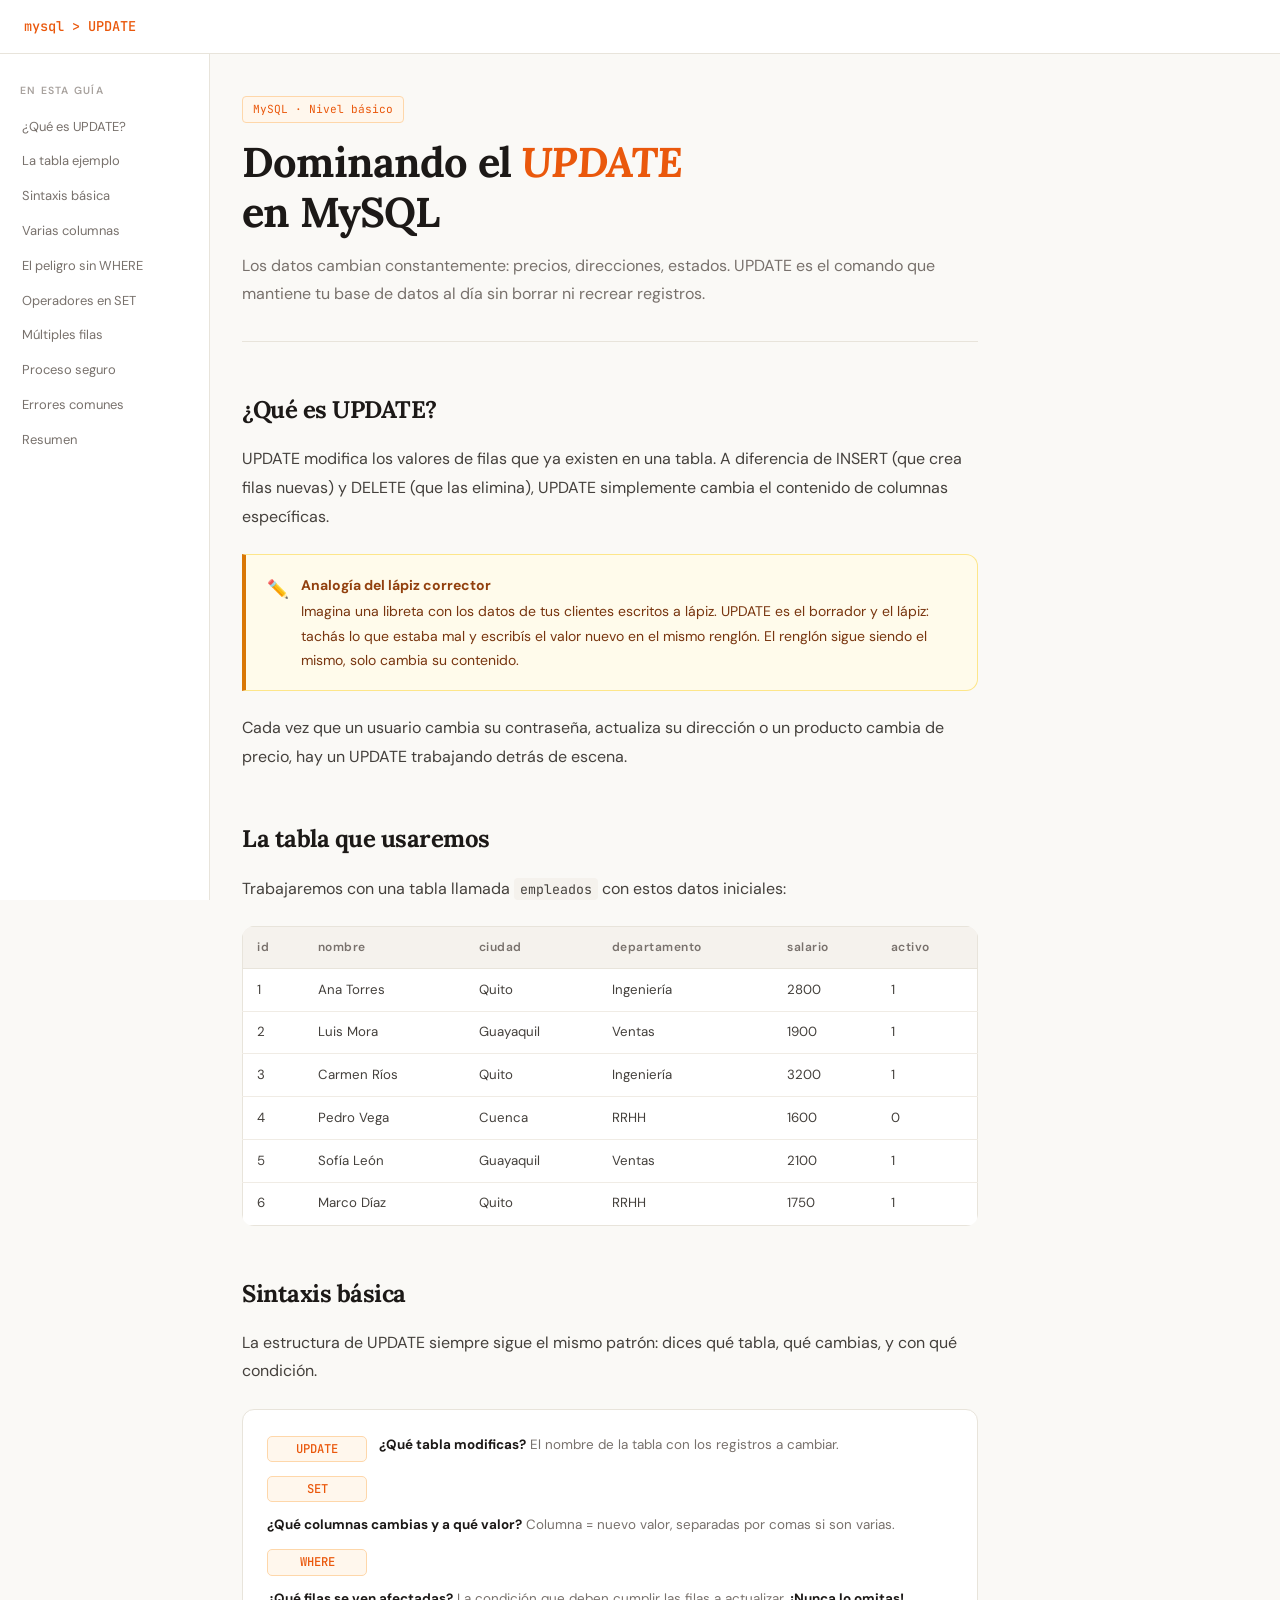
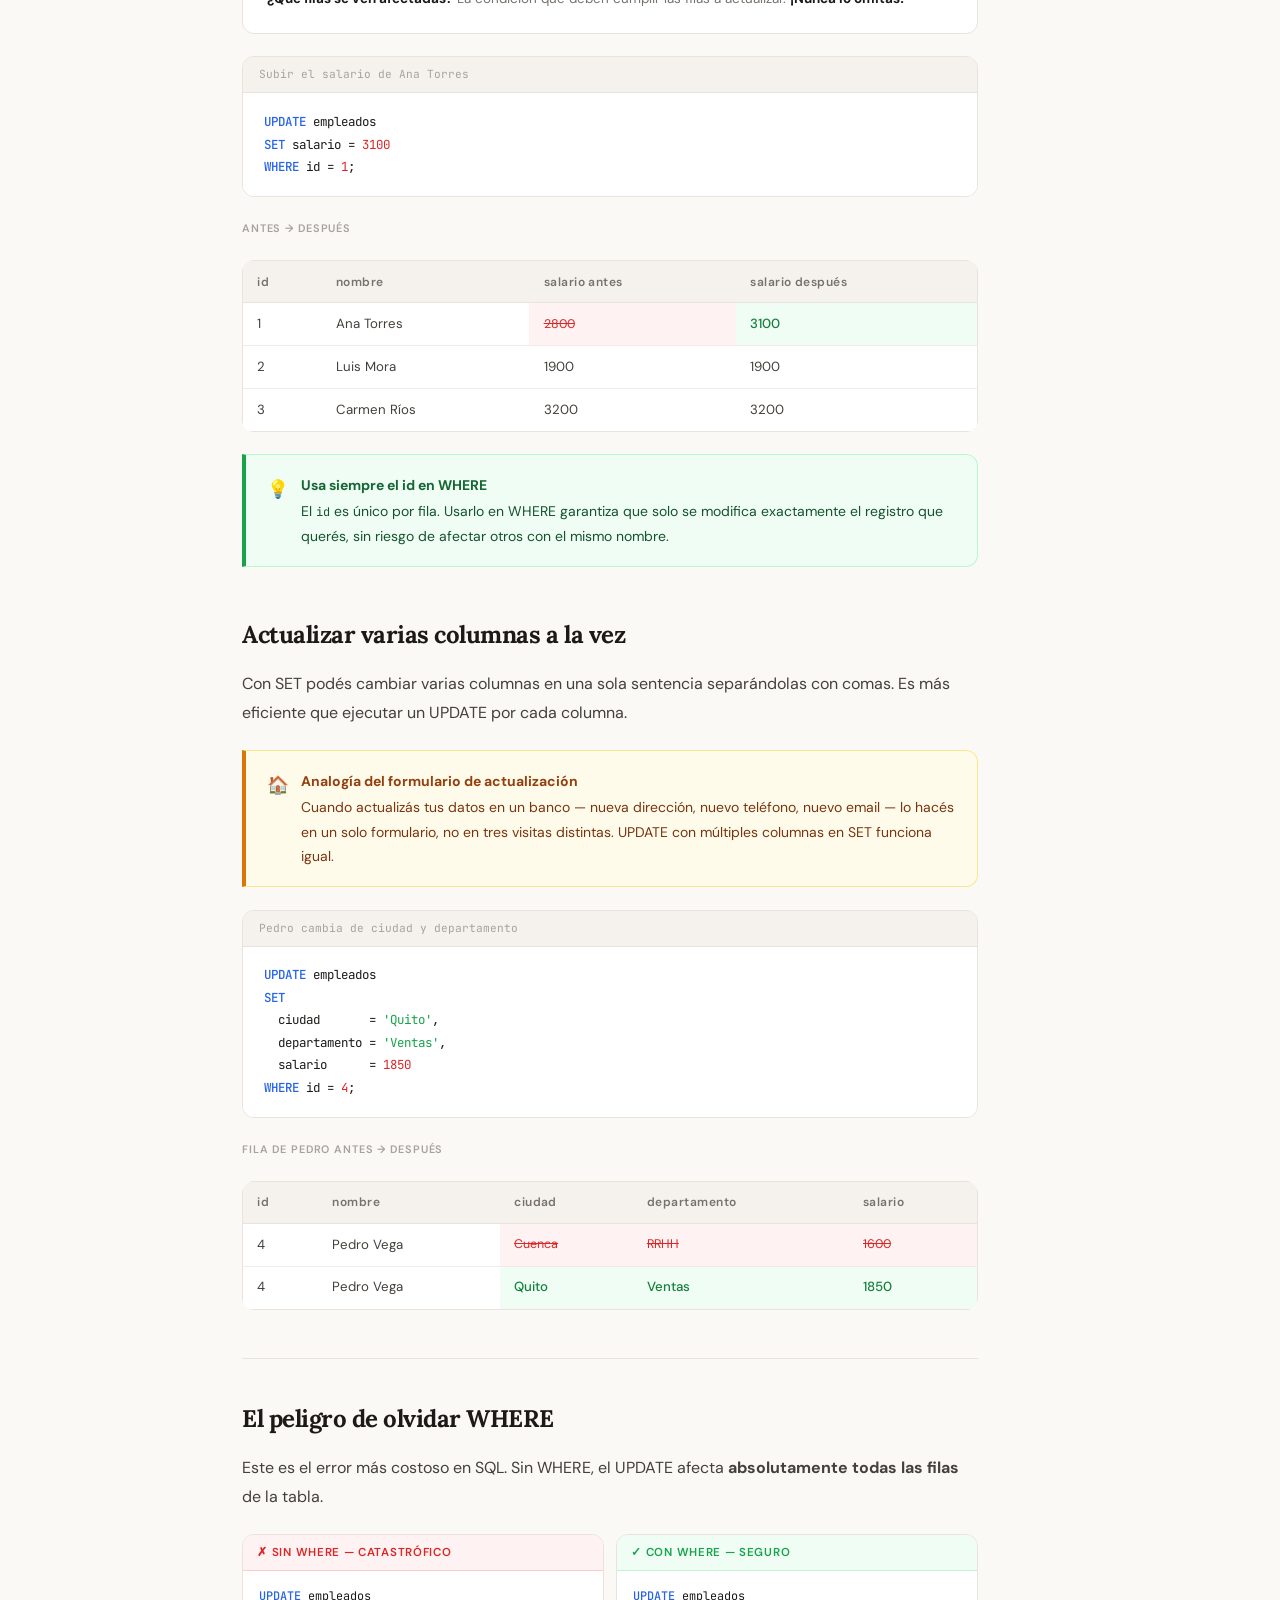
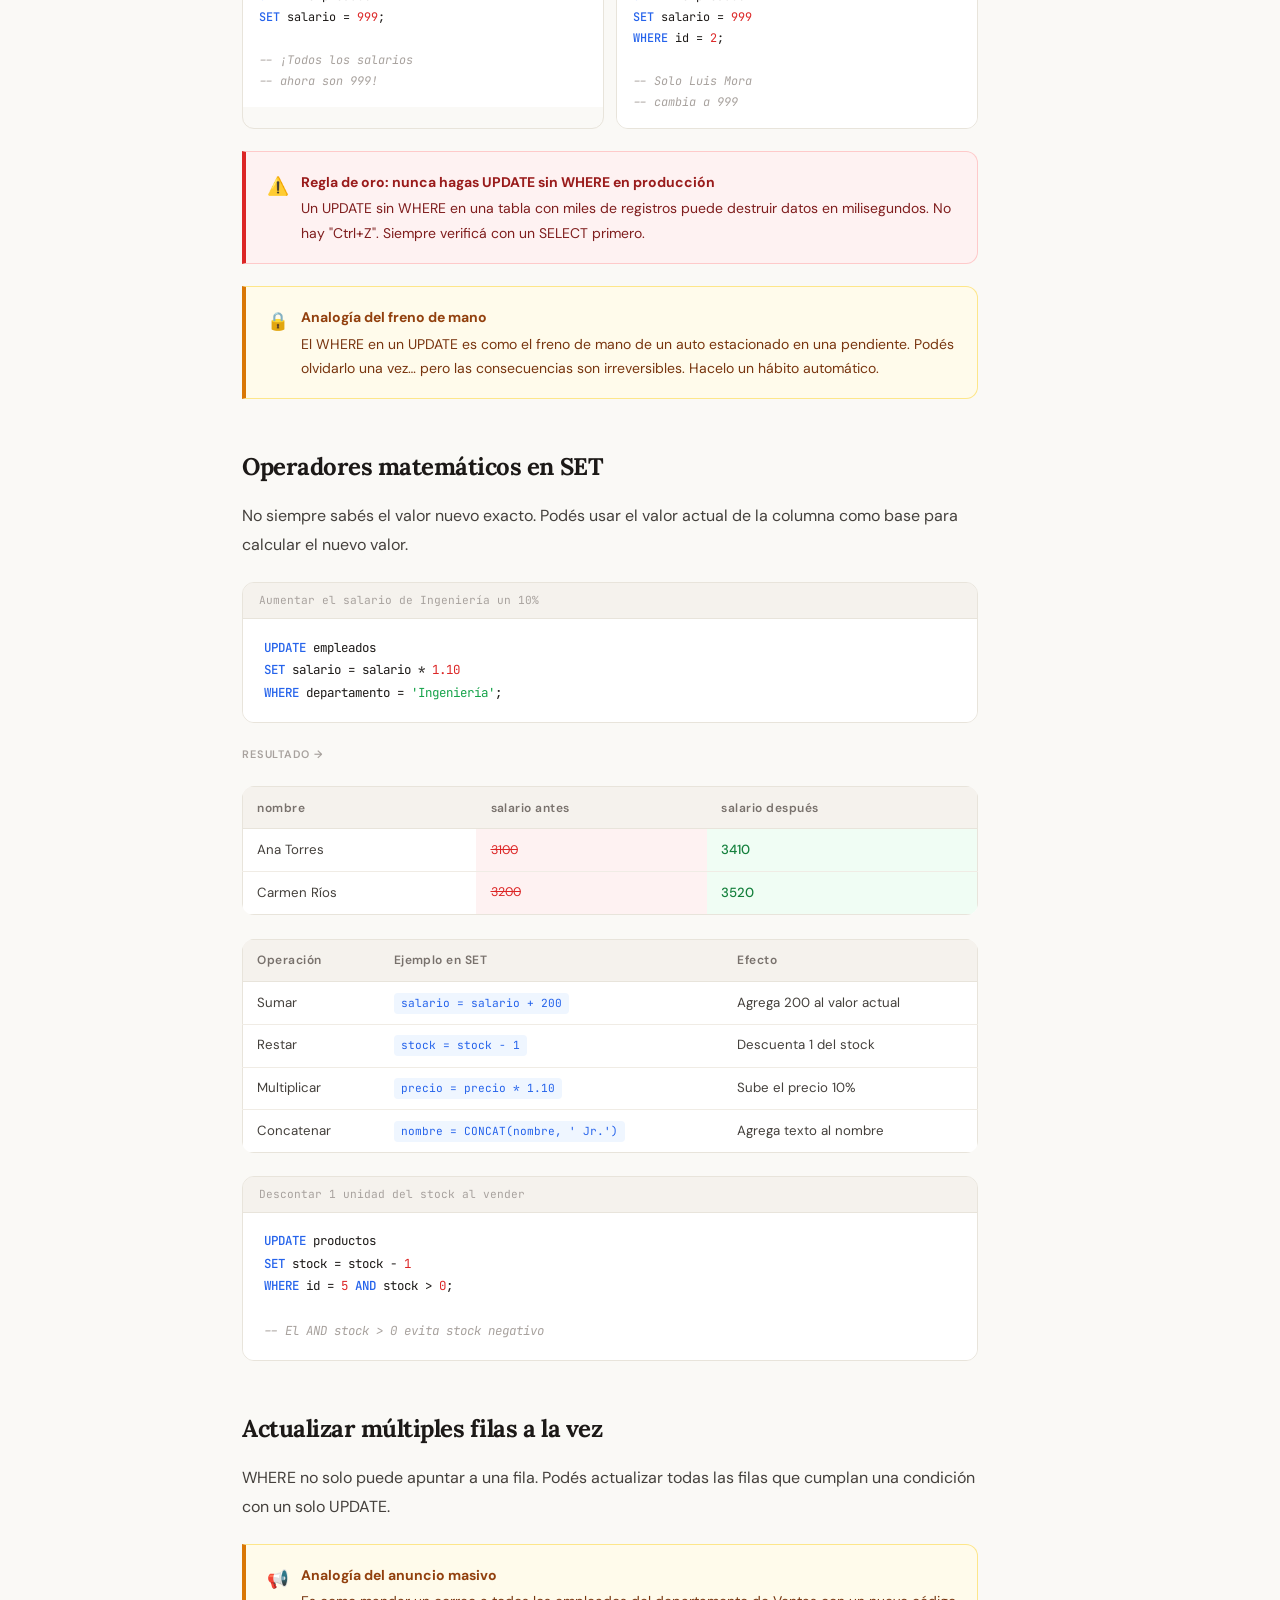
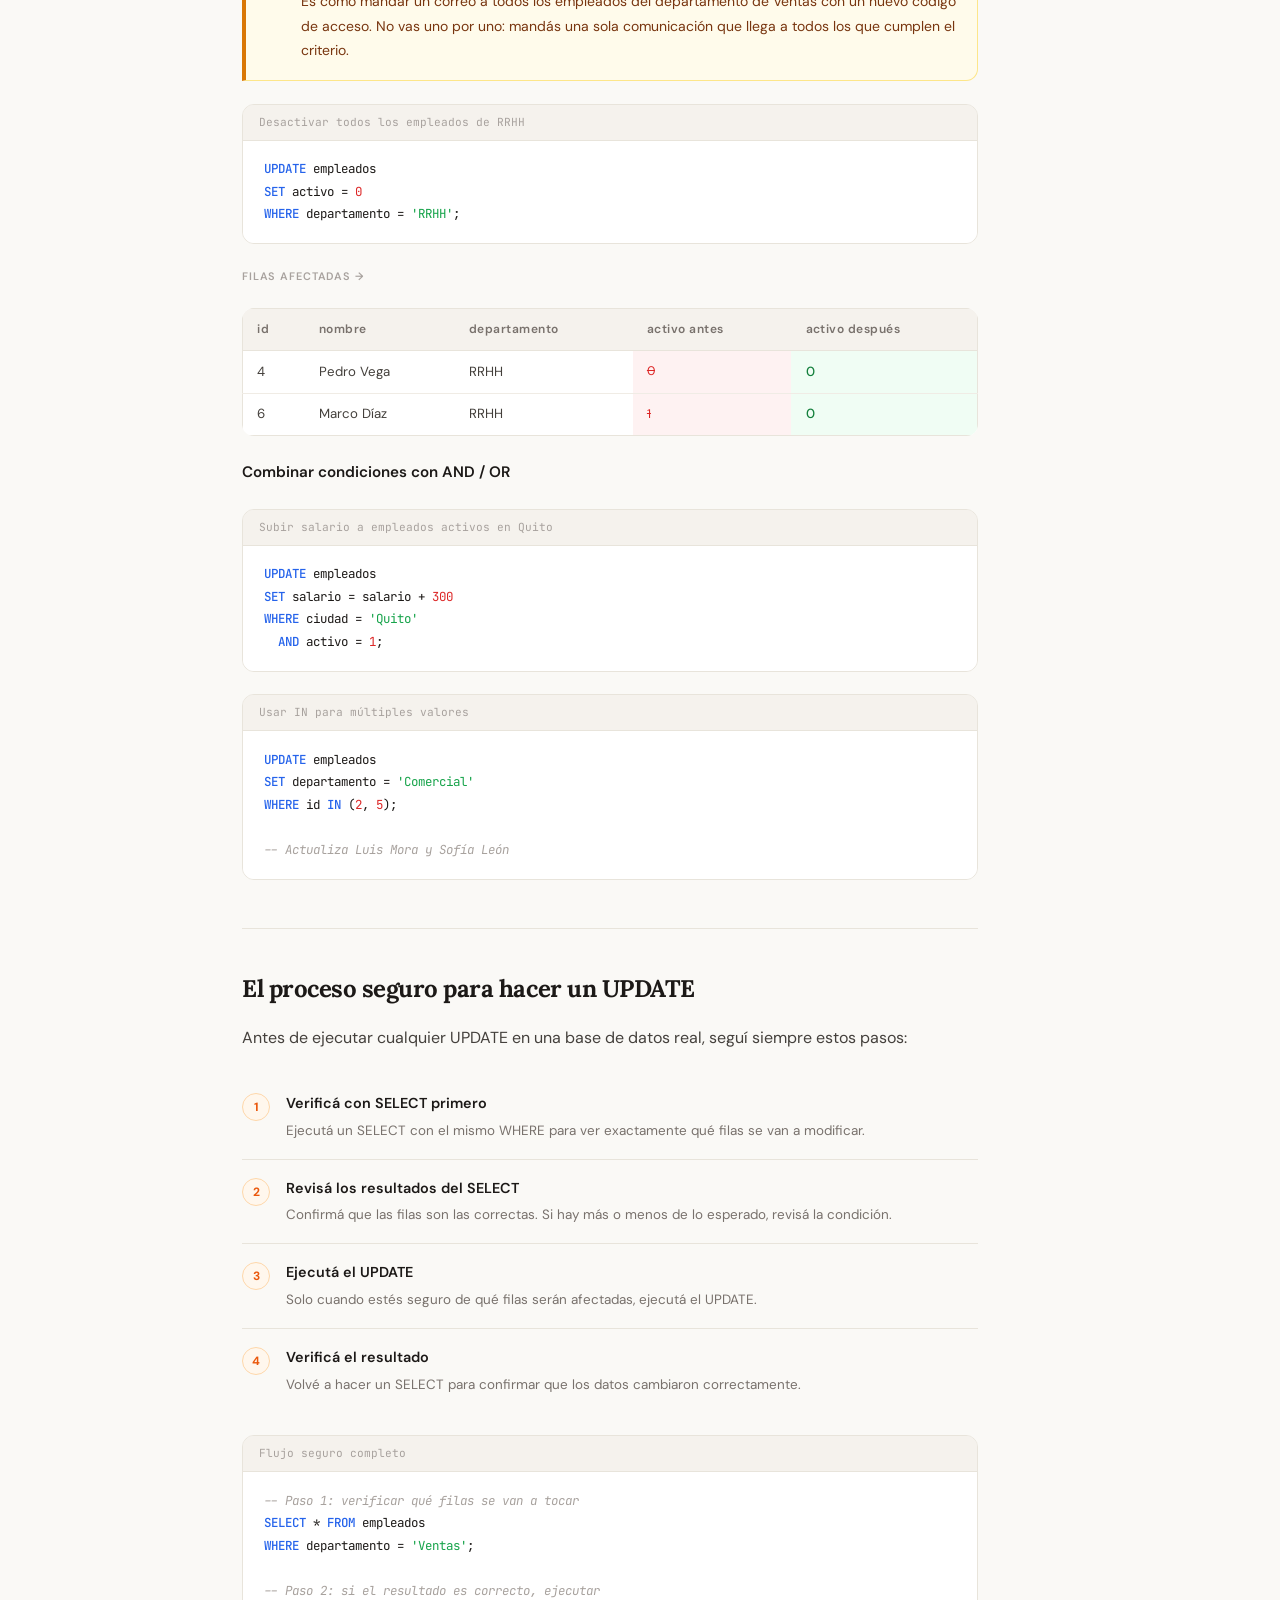
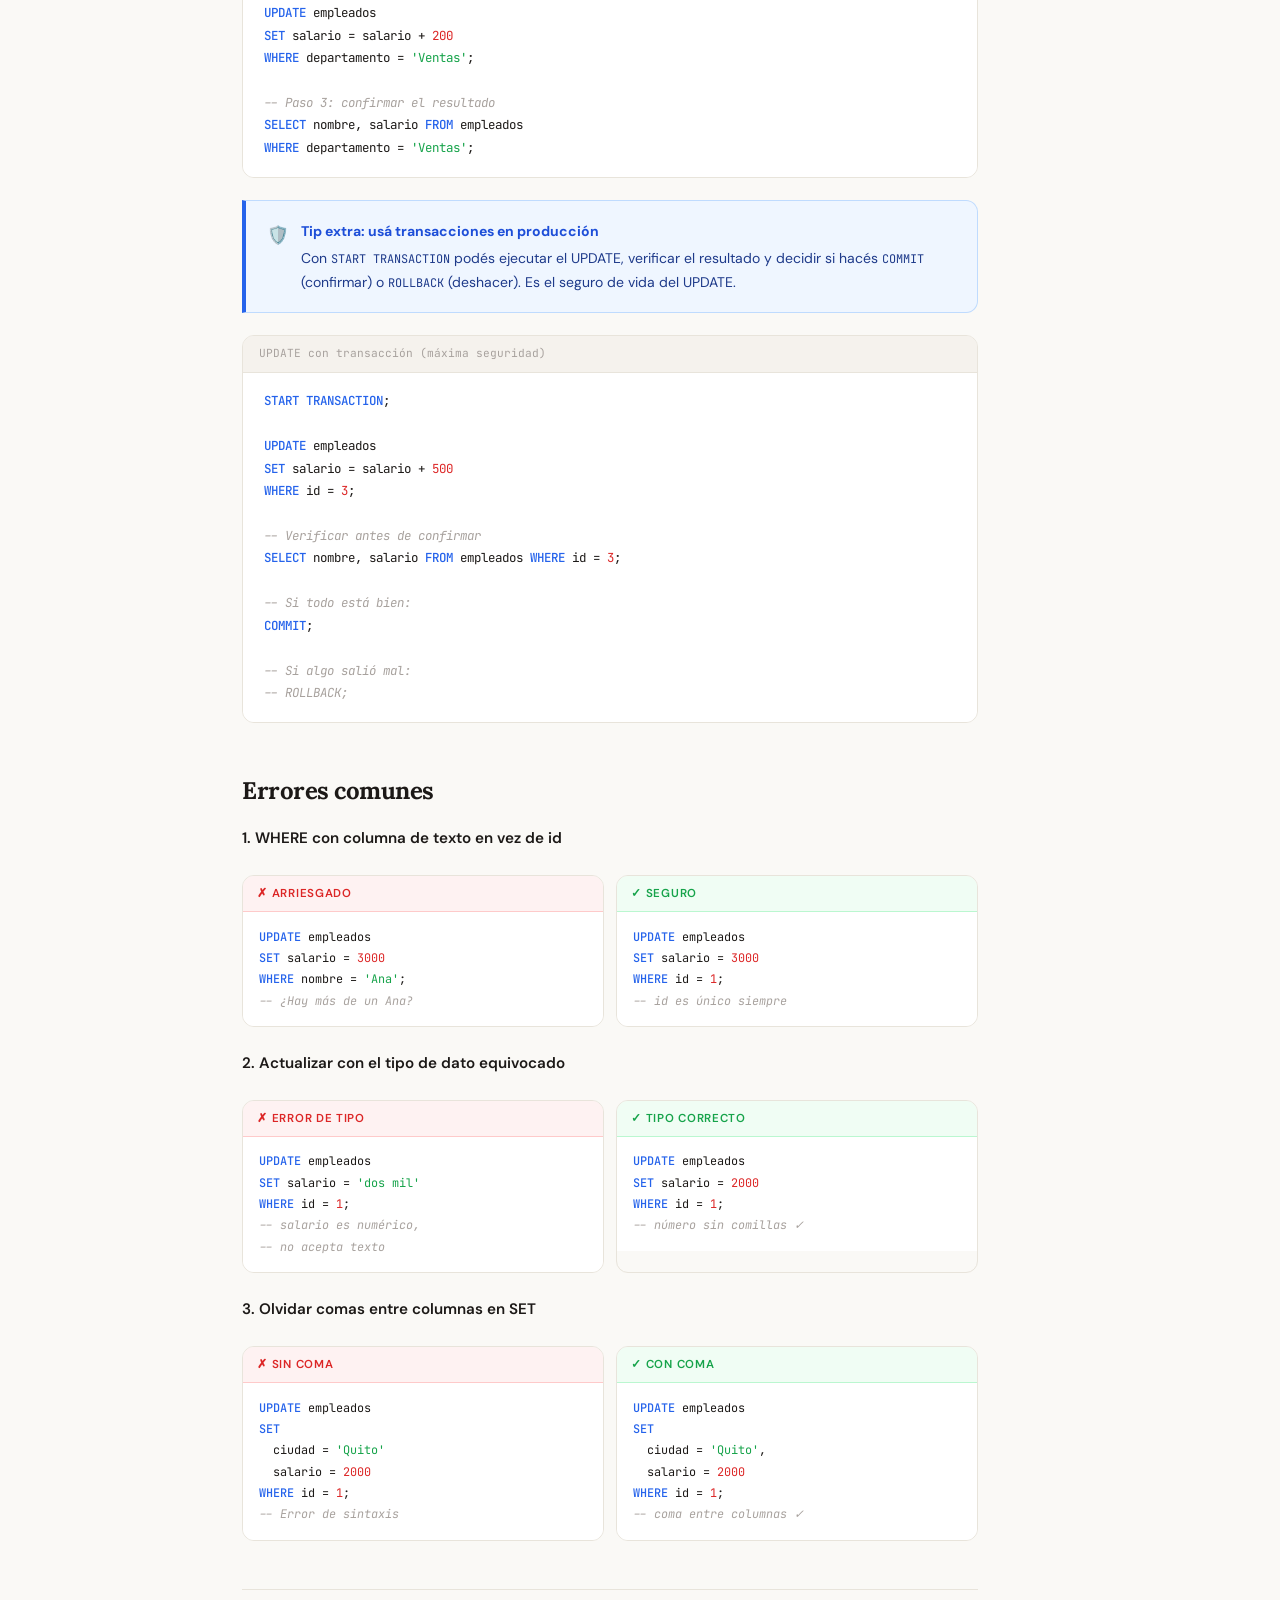
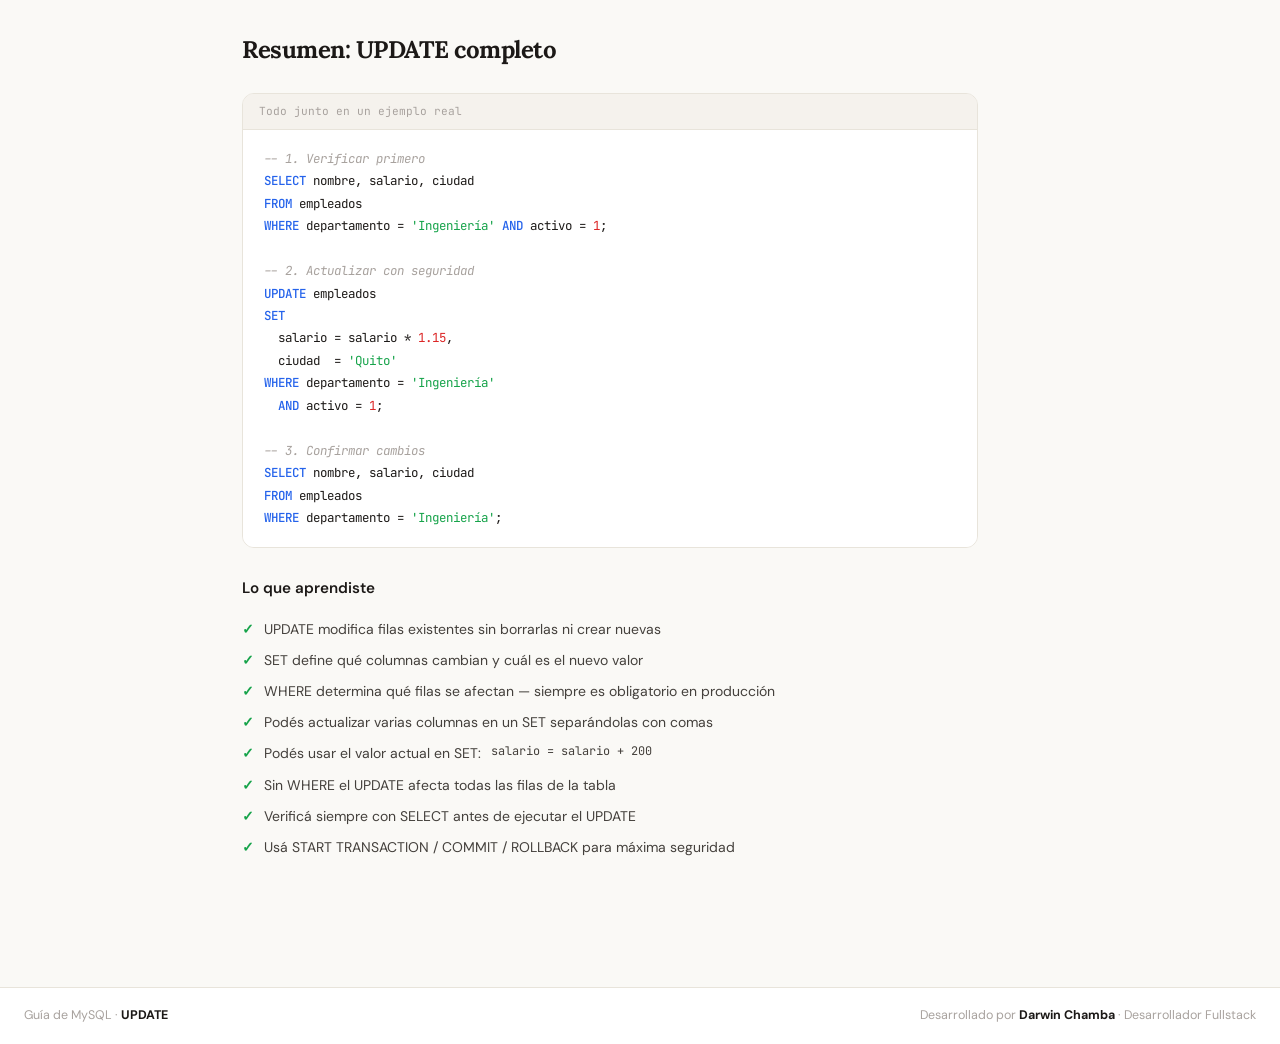
<file: topic/update.html>
<!DOCTYPE html>
<html lang="es">
<head>
<meta charset="UTF-8">
<meta name="viewport" content="width=device-width, initial-scale=1.0">
<title>UPDATE en MySQL — Guía completa</title>
<link href="https://fonts.googleapis.com/css2?family=Lora:ital,wght@0,400;0,600;0,700;1,400&family=DM+Sans:wght@400;500;600&family=JetBrains+Mono:wght@400;500&display=swap" rel="stylesheet">
<link rel="stylesheet" href="../style/style.update.css">
</head>
<body>

<nav>
  <div class="nav-logo">mysql &gt; UPDATE</div>
</nav>

<div class="page">

  <!-- SIDEBAR -->
  <aside>
    <div class="aside-title">En esta guía</div>
    <ul class="aside-links">
      <li><a href="#intro">¿Qué es UPDATE?</a></li>
      <li><a href="#tabla">La tabla ejemplo</a></li>
      <li><a href="#sintaxis">Sintaxis básica</a></li>
      <li><a href="#varias-col">Varias columnas</a></li>
      <li><a href="#sin-where">El peligro sin WHERE</a></li>
      <li><a href="#operadores">Operadores en SET</a></li>
      <li><a href="#multiples">Múltiples filas</a></li>
      <li><a href="#seguro">Proceso seguro</a></li>
      <li><a href="#errores">Errores comunes</a></li>
      <li><a href="#resumen">Resumen</a></li>
    </ul>
  </aside>

  <!-- CONTENT -->
  <article>

    <!-- HERO -->
    <div class="hero">
      <div class="hero-tag">MySQL · Nivel básico</div>
      <h1>Dominando el <em>UPDATE</em><br>en MySQL</h1>
      <p class="hero-lead">Los datos cambian constantemente: precios, direcciones, estados. UPDATE es el comando que mantiene tu base de datos al día sin borrar ni recrear registros.</p>
    </div>

    <!-- ¿QUÉ ES? -->
    <span class="section-anchor" id="intro"></span>
    <div class="section">
      <h2>¿Qué es UPDATE?</h2>
      <p>UPDATE modifica los valores de filas que ya existen en una tabla. A diferencia de INSERT (que crea filas nuevas) y DELETE (que las elimina), UPDATE simplemente cambia el contenido de columnas específicas.</p>

      <div class="box box-amber">
        <div class="box-icon">✏️</div>
        <div class="box-body">
          <strong>Analogía del lápiz corrector</strong>
          Imagina una libreta con los datos de tus clientes escritos a lápiz. UPDATE es el borrador y el lápiz: tachás lo que estaba mal y escribís el valor nuevo en el mismo renglón. El renglón sigue siendo el mismo, solo cambia su contenido.
        </div>
      </div>

      <p>Cada vez que un usuario cambia su contraseña, actualiza su dirección o un producto cambia de precio, hay un UPDATE trabajando detrás de escena.</p>
    </div>

    <!-- TABLA -->
    <span class="section-anchor" id="tabla"></span>
    <div class="section">
      <h2>La tabla que usaremos</h2>
      <p>Trabajaremos con una tabla llamada <code style="font-family:var(--mono);font-size:0.83em;background:#f5f2ed;padding:2px 6px;border-radius:4px">empleados</code> con estos datos iniciales:</p>

      <div class="table-wrap">
        <table>
          <thead><tr><th>id</th><th>nombre</th><th>ciudad</th><th>departamento</th><th>salario</th><th>activo</th></tr></thead>
          <tbody>
            <tr><td>1</td><td>Ana Torres</td><td>Quito</td><td>Ingeniería</td><td>2800</td><td>1</td></tr>
            <tr><td>2</td><td>Luis Mora</td><td>Guayaquil</td><td>Ventas</td><td>1900</td><td>1</td></tr>
            <tr><td>3</td><td>Carmen Ríos</td><td>Quito</td><td>Ingeniería</td><td>3200</td><td>1</td></tr>
            <tr><td>4</td><td>Pedro Vega</td><td>Cuenca</td><td>RRHH</td><td>1600</td><td>0</td></tr>
            <tr><td>5</td><td>Sofía León</td><td>Guayaquil</td><td>Ventas</td><td>2100</td><td>1</td></tr>
            <tr><td>6</td><td>Marco Díaz</td><td>Quito</td><td>RRHH</td><td>1750</td><td>1</td></tr>
          </tbody>
        </table>
      </div>
    </div>

    <!-- SINTAXIS -->
    <span class="section-anchor" id="sintaxis"></span>
    <div class="section">
      <h2>Sintaxis básica</h2>
      <p>La estructura de UPDATE siempre sigue el mismo patrón: dices qué tabla, qué cambias, y con qué condición.</p>

      <div class="anatomy">
        <div class="anatomy-row">
          <div class="anatomy-kw">UPDATE</div>
          <div class="anatomy-desc"><strong>¿Qué tabla modificas?</strong> El nombre de la tabla con los registros a cambiar.</div>
        </div>
        <div class="anatomy-row">
          <div class="anatomy-kw">SET</div>
          <div class="anatomy-desc"><strong>¿Qué columnas cambias y a qué valor?</strong> Columna = nuevo valor, separadas por comas si son varias.</div>
        </div>
        <div class="anatomy-row">
          <div class="anatomy-kw">WHERE</div>
          <div class="anatomy-desc"><strong>¿Qué filas se ven afectadas?</strong> La condición que deben cumplir las filas a actualizar. <strong>¡Nunca lo omitas!</strong></div>
        </div>
      </div>

      <div class="code-block">
        <div class="code-header"><span class="code-label">Subir el salario de Ana Torres</span></div>
        <div class="code-body"><span class="kw">UPDATE</span> empleados
<span class="kw">SET</span> salario = <span class="num">3100</span>
<span class="kw">WHERE</span> id = <span class="num">1</span>;</div>
      </div>

      <div class="result-label">Antes → Después</div>
      <div class="table-wrap">
        <table>
          <thead><tr><th>id</th><th>nombre</th><th>salario antes</th><th>salario después</th></tr></thead>
          <tbody>
            <tr><td>1</td><td>Ana Torres</td><td class="old">2800</td><td class="new">3100</td></tr>
            <tr><td>2</td><td>Luis Mora</td><td>1900</td><td>1900</td></tr>
            <tr><td>3</td><td>Carmen Ríos</td><td>3200</td><td>3200</td></tr>
          </tbody>
        </table>
      </div>

      <div class="box box-green">
        <div class="box-icon">💡</div>
        <div class="box-body">
          <strong>Usa siempre el id en WHERE</strong>
          El <code style="font-family:var(--mono);font-size:0.85em">id</code> es único por fila. Usarlo en WHERE garantiza que solo se modifica exactamente el registro que querés, sin riesgo de afectar otros con el mismo nombre.
        </div>
      </div>
    </div>

    <!-- VARIAS COLUMNAS -->
    <span class="section-anchor" id="varias-col"></span>
    <div class="section">
      <h2>Actualizar varias columnas a la vez</h2>
      <p>Con SET podés cambiar varias columnas en una sola sentencia separándolas con comas. Es más eficiente que ejecutar un UPDATE por cada columna.</p>

      <div class="box box-amber">
        <div class="box-icon">🏠</div>
        <div class="box-body">
          <strong>Analogía del formulario de actualización</strong>
          Cuando actualizás tus datos en un banco — nueva dirección, nuevo teléfono, nuevo email — lo hacés en un solo formulario, no en tres visitas distintas. UPDATE con múltiples columnas en SET funciona igual.
        </div>
      </div>

      <div class="code-block">
        <div class="code-header"><span class="code-label">Pedro cambia de ciudad y departamento</span></div>
        <div class="code-body"><span class="kw">UPDATE</span> empleados
<span class="kw">SET</span>
  ciudad       = <span class="str">'Quito'</span>,
  departamento = <span class="str">'Ventas'</span>,
  salario      = <span class="num">1850</span>
<span class="kw">WHERE</span> id = <span class="num">4</span>;</div>
      </div>

      <div class="result-label">Fila de Pedro antes → después</div>
      <div class="table-wrap">
        <table>
          <thead><tr><th>id</th><th>nombre</th><th>ciudad</th><th>departamento</th><th>salario</th></tr></thead>
          <tbody>
            <tr>
              <td>4</td><td>Pedro Vega</td>
              <td class="old">Cuenca</td>
              <td class="old">RRHH</td>
              <td class="old">1600</td>
            </tr>
            <tr>
              <td>4</td><td>Pedro Vega</td>
              <td class="new">Quito</td>
              <td class="new">Ventas</td>
              <td class="new">1850</td>
            </tr>
          </tbody>
        </table>
      </div>
    </div>

    <hr>

    <!-- SIN WHERE -->
    <span class="section-anchor" id="sin-where"></span>
    <div class="section">
      <h2>El peligro de olvidar WHERE</h2>
      <p>Este es el error más costoso en SQL. Sin WHERE, el UPDATE afecta <strong>absolutamente todas las filas</strong> de la tabla.</p>

      <div class="compare">
        <div class="compare-box">
          <div class="compare-header bad">✗ Sin WHERE — catastrófico</div>
          <div class="code-body"><span class="kw">UPDATE</span> empleados
<span class="kw">SET</span> salario = <span class="num">999</span>;

<span class="cm">-- ¡Todos los salarios
-- ahora son 999!</span></div>
        </div>
        <div class="compare-box">
          <div class="compare-header good">✓ Con WHERE — seguro</div>
          <div class="code-body"><span class="kw">UPDATE</span> empleados
<span class="kw">SET</span> salario = <span class="num">999</span>
<span class="kw">WHERE</span> id = <span class="num">2</span>;

<span class="cm">-- Solo Luis Mora
-- cambia a 999</span></div>
        </div>
      </div>

      <div class="box box-red">
        <div class="box-icon">⚠️</div>
        <div class="box-body">
          <strong>Regla de oro: nunca hagas UPDATE sin WHERE en producción</strong>
          Un UPDATE sin WHERE en una tabla con miles de registros puede destruir datos en milisegundos. No hay "Ctrl+Z". Siempre verificá con un SELECT primero.
        </div>
      </div>

      <div class="box box-amber">
        <div class="box-icon">🔒</div>
        <div class="box-body">
          <strong>Analogía del freno de mano</strong>
          El WHERE en un UPDATE es como el freno de mano de un auto estacionado en una pendiente. Podés olvidarlo una vez… pero las consecuencias son irreversibles. Hacelo un hábito automático.
        </div>
      </div>
    </div>

    <!-- OPERADORES EN SET -->
    <span class="section-anchor" id="operadores"></span>
    <div class="section">
      <h2>Operadores matemáticos en SET</h2>
      <p>No siempre sabés el valor nuevo exacto. Podés usar el valor actual de la columna como base para calcular el nuevo valor.</p>

      <div class="code-block">
        <div class="code-header"><span class="code-label">Aumentar el salario de Ingeniería un 10%</span></div>
        <div class="code-body"><span class="kw">UPDATE</span> empleados
<span class="kw">SET</span> salario = salario * <span class="num">1.10</span>
<span class="kw">WHERE</span> departamento = <span class="str">'Ingeniería'</span>;</div>
      </div>

      <div class="result-label">Resultado →</div>
      <div class="table-wrap">
        <table>
          <thead><tr><th>nombre</th><th>salario antes</th><th>salario después</th></tr></thead>
          <tbody>
            <tr><td>Ana Torres</td><td class="old">3100</td><td class="new">3410</td></tr>
            <tr><td>Carmen Ríos</td><td class="old">3200</td><td class="new">3520</td></tr>
          </tbody>
        </table>
      </div>

      <div class="table-wrap" style="margin-top:1.5rem">
        <table>
          <thead><tr><th>Operación</th><th>Ejemplo en SET</th><th>Efecto</th></tr></thead>
          <tbody>
            <tr><td>Sumar</td><td><span class="tag">salario = salario + 200</span></td><td>Agrega 200 al valor actual</td></tr>
            <tr><td>Restar</td><td><span class="tag">stock = stock - 1</span></td><td>Descuenta 1 del stock</td></tr>
            <tr><td>Multiplicar</td><td><span class="tag">precio = precio * 1.10</span></td><td>Sube el precio 10%</td></tr>
            <tr><td>Concatenar</td><td><span class="tag">nombre = CONCAT(nombre, ' Jr.')</span></td><td>Agrega texto al nombre</td></tr>
          </tbody>
        </table>
      </div>

      <div class="code-block">
        <div class="code-header"><span class="code-label">Descontar 1 unidad del stock al vender</span></div>
        <div class="code-body"><span class="kw">UPDATE</span> productos
<span class="kw">SET</span> stock = stock - <span class="num">1</span>
<span class="kw">WHERE</span> id = <span class="num">5</span> <span class="kw">AND</span> stock > <span class="num">0</span>;

<span class="cm">-- El AND stock > 0 evita stock negativo</span></div>
      </div>
    </div>

    <!-- MÚLTIPLES FILAS -->
    <span class="section-anchor" id="multiples"></span>
    <div class="section">
      <h2>Actualizar múltiples filas a la vez</h2>
      <p>WHERE no solo puede apuntar a una fila. Podés actualizar todas las filas que cumplan una condición con un solo UPDATE.</p>

      <div class="box box-amber">
        <div class="box-icon">📢</div>
        <div class="box-body">
          <strong>Analogía del anuncio masivo</strong>
          Es como mandar un correo a todos los empleados del departamento de Ventas con un nuevo código de acceso. No vas uno por uno: mandás una sola comunicación que llega a todos los que cumplen el criterio.
        </div>
      </div>

      <div class="code-block">
        <div class="code-header"><span class="code-label">Desactivar todos los empleados de RRHH</span></div>
        <div class="code-body"><span class="kw">UPDATE</span> empleados
<span class="kw">SET</span> activo = <span class="num">0</span>
<span class="kw">WHERE</span> departamento = <span class="str">'RRHH'</span>;</div>
      </div>

      <div class="result-label">Filas afectadas →</div>
      <div class="table-wrap">
        <table>
          <thead><tr><th>id</th><th>nombre</th><th>departamento</th><th>activo antes</th><th>activo después</th></tr></thead>
          <tbody>
            <tr><td>4</td><td>Pedro Vega</td><td>RRHH</td><td class="old">0</td><td class="new">0</td></tr>
            <tr><td>6</td><td>Marco Díaz</td><td>RRHH</td><td class="old">1</td><td class="new">0</td></tr>
          </tbody>
        </table>
      </div>

      <h3 style="margin-top:1.5rem">Combinar condiciones con AND / OR</h3>

      <div class="code-block">
        <div class="code-header"><span class="code-label">Subir salario a empleados activos en Quito</span></div>
        <div class="code-body"><span class="kw">UPDATE</span> empleados
<span class="kw">SET</span> salario = salario + <span class="num">300</span>
<span class="kw">WHERE</span> ciudad = <span class="str">'Quito'</span>
  <span class="kw">AND</span> activo = <span class="num">1</span>;</div>
      </div>

      <div class="code-block">
        <div class="code-header"><span class="code-label">Usar IN para múltiples valores</span></div>
        <div class="code-body"><span class="kw">UPDATE</span> empleados
<span class="kw">SET</span> departamento = <span class="str">'Comercial'</span>
<span class="kw">WHERE</span> id <span class="kw">IN</span> (<span class="num">2</span>, <span class="num">5</span>);

<span class="cm">-- Actualiza Luis Mora y Sofía León</span></div>
      </div>
    </div>

    <hr>

    <!-- PROCESO SEGURO -->
    <span class="section-anchor" id="seguro"></span>
    <div class="section">
      <h2>El proceso seguro para hacer un UPDATE</h2>
      <p>Antes de ejecutar cualquier UPDATE en una base de datos real, seguí siempre estos pasos:</p>

      <div class="steps">
        <div class="step">
          <div class="step-num">1</div>
          <div class="step-body">
            <h4>Verificá con SELECT primero</h4>
            <p>Ejecutá un SELECT con el mismo WHERE para ver exactamente qué filas se van a modificar.</p>
          </div>
        </div>
        <div class="step">
          <div class="step-num">2</div>
          <div class="step-body">
            <h4>Revisá los resultados del SELECT</h4>
            <p>Confirmá que las filas son las correctas. Si hay más o menos de lo esperado, revisá la condición.</p>
          </div>
        </div>
        <div class="step">
          <div class="step-num">3</div>
          <div class="step-body">
            <h4>Ejecutá el UPDATE</h4>
            <p>Solo cuando estés seguro de qué filas serán afectadas, ejecutá el UPDATE.</p>
          </div>
        </div>
        <div class="step">
          <div class="step-num">4</div>
          <div class="step-body">
            <h4>Verificá el resultado</h4>
            <p>Volvé a hacer un SELECT para confirmar que los datos cambiaron correctamente.</p>
          </div>
        </div>
      </div>

      <div class="code-block">
        <div class="code-header"><span class="code-label">Flujo seguro completo</span></div>
        <div class="code-body"><span class="cm">-- Paso 1: verificar qué filas se van a tocar</span>
<span class="kw">SELECT</span> * <span class="kw">FROM</span> empleados
<span class="kw">WHERE</span> departamento = <span class="str">'Ventas'</span>;

<span class="cm">-- Paso 2: si el resultado es correcto, ejecutar</span>
<span class="kw">UPDATE</span> empleados
<span class="kw">SET</span> salario = salario + <span class="num">200</span>
<span class="kw">WHERE</span> departamento = <span class="str">'Ventas'</span>;

<span class="cm">-- Paso 3: confirmar el resultado</span>
<span class="kw">SELECT</span> nombre, salario <span class="kw">FROM</span> empleados
<span class="kw">WHERE</span> departamento = <span class="str">'Ventas'</span>;</div>
      </div>

      <div class="box box-blue">
        <div class="box-icon">🛡️</div>
        <div class="box-body">
          <strong>Tip extra: usá transacciones en producción</strong>
          Con <code style="font-family:var(--mono);font-size:0.85em">START TRANSACTION</code> podés ejecutar el UPDATE, verificar el resultado y decidir si hacés <code style="font-family:var(--mono);font-size:0.85em">COMMIT</code> (confirmar) o <code style="font-family:var(--mono);font-size:0.85em">ROLLBACK</code> (deshacer). Es el seguro de vida del UPDATE.
        </div>
      </div>

      <div class="code-block">
        <div class="code-header"><span class="code-label">UPDATE con transacción (máxima seguridad)</span></div>
        <div class="code-body"><span class="kw">START TRANSACTION</span>;

<span class="kw">UPDATE</span> empleados
<span class="kw">SET</span> salario = salario + <span class="num">500</span>
<span class="kw">WHERE</span> id = <span class="num">3</span>;

<span class="cm">-- Verificar antes de confirmar</span>
<span class="kw">SELECT</span> nombre, salario <span class="kw">FROM</span> empleados <span class="kw">WHERE</span> id = <span class="num">3</span>;

<span class="cm">-- Si todo está bien:</span>
<span class="kw">COMMIT</span>;

<span class="cm">-- Si algo salió mal:</span>
<span class="cm">-- ROLLBACK;</span></div>
      </div>
    </div>

    <!-- ERRORES COMUNES -->
    <span class="section-anchor" id="errores"></span>
    <div class="section">
      <h2>Errores comunes</h2>

      <h3>1. WHERE con columna de texto en vez de id</h3>
      <div class="compare">
        <div class="compare-box">
          <div class="compare-header bad">✗ Arriesgado</div>
          <div class="code-body"><span class="kw">UPDATE</span> empleados
<span class="kw">SET</span> salario = <span class="num">3000</span>
<span class="kw">WHERE</span> nombre = <span class="str">'Ana'</span>;
<span class="cm">-- ¿Hay más de un Ana?</span></div>
        </div>
        <div class="compare-box">
          <div class="compare-header good">✓ Seguro</div>
          <div class="code-body"><span class="kw">UPDATE</span> empleados
<span class="kw">SET</span> salario = <span class="num">3000</span>
<span class="kw">WHERE</span> id = <span class="num">1</span>;
<span class="cm">-- id es único siempre</span></div>
        </div>
      </div>

      <h3 style="margin-top:1.5rem">2. Actualizar con el tipo de dato equivocado</h3>
      <div class="compare">
        <div class="compare-box">
          <div class="compare-header bad">✗ Error de tipo</div>
          <div class="code-body"><span class="kw">UPDATE</span> empleados
<span class="kw">SET</span> salario = <span class="str">'dos mil'</span>
<span class="kw">WHERE</span> id = <span class="num">1</span>;
<span class="cm">-- salario es numérico,
-- no acepta texto</span></div>
        </div>
        <div class="compare-box">
          <div class="compare-header good">✓ Tipo correcto</div>
          <div class="code-body"><span class="kw">UPDATE</span> empleados
<span class="kw">SET</span> salario = <span class="num">2000</span>
<span class="kw">WHERE</span> id = <span class="num">1</span>;
<span class="cm">-- número sin comillas ✓</span></div>
        </div>
      </div>

      <h3 style="margin-top:1.5rem">3. Olvidar comas entre columnas en SET</h3>
      <div class="compare">
        <div class="compare-box">
          <div class="compare-header bad">✗ Sin coma</div>
          <div class="code-body"><span class="kw">UPDATE</span> empleados
<span class="kw">SET</span>
  ciudad = <span class="str">'Quito'</span>
  salario = <span class="num">2000</span>
<span class="kw">WHERE</span> id = <span class="num">1</span>;
<span class="cm">-- Error de sintaxis</span></div>
        </div>
        <div class="compare-box">
          <div class="compare-header good">✓ Con coma</div>
          <div class="code-body"><span class="kw">UPDATE</span> empleados
<span class="kw">SET</span>
  ciudad = <span class="str">'Quito'</span>,
  salario = <span class="num">2000</span>
<span class="kw">WHERE</span> id = <span class="num">1</span>;
<span class="cm">-- coma entre columnas ✓</span></div>
        </div>
      </div>
    </div>

    <hr>

    <!-- RESUMEN -->
    <span class="section-anchor" id="resumen"></span>
    <div class="section">
      <h2>Resumen: UPDATE completo</h2>

      <div class="code-block">
        <div class="code-header"><span class="code-label">Todo junto en un ejemplo real</span></div>
        <div class="code-body"><span class="cm">-- 1. Verificar primero</span>
<span class="kw">SELECT</span> nombre, salario, ciudad
<span class="kw">FROM</span> empleados
<span class="kw">WHERE</span> departamento = <span class="str">'Ingeniería'</span> <span class="kw">AND</span> activo = <span class="num">1</span>;

<span class="cm">-- 2. Actualizar con seguridad</span>
<span class="kw">UPDATE</span> empleados
<span class="kw">SET</span>
  salario = salario * <span class="num">1.15</span>,
  ciudad  = <span class="str">'Quito'</span>
<span class="kw">WHERE</span> departamento = <span class="str">'Ingeniería'</span>
  <span class="kw">AND</span> activo = <span class="num">1</span>;

<span class="cm">-- 3. Confirmar cambios</span>
<span class="kw">SELECT</span> nombre, salario, ciudad
<span class="kw">FROM</span> empleados
<span class="kw">WHERE</span> departamento = <span class="str">'Ingeniería'</span>;</div>
      </div>

      <h3 style="margin-top:1.75rem">Lo que aprendiste</h3>
      <ul class="checklist">
        <li>UPDATE modifica filas existentes sin borrarlas ni crear nuevas</li>
        <li>SET define qué columnas cambian y cuál es el nuevo valor</li>
        <li>WHERE determina qué filas se afectan — siempre es obligatorio en producción</li>
        <li>Podés actualizar varias columnas en un SET separándolas con comas</li>
        <li>Podés usar el valor actual en SET: <code style="font-family:var(--mono);font-size:0.85em">salario = salario + 200</code></li>
        <li>Sin WHERE el UPDATE afecta todas las filas de la tabla</li>
        <li>Verificá siempre con SELECT antes de ejecutar el UPDATE</li>
        <li>Usá START TRANSACTION / COMMIT / ROLLBACK para máxima seguridad</li>
      </ul>
    </div>

  </article>
</div>

<footer>
  <div>Guía de MySQL · <strong>UPDATE</strong></div>
  <div>Desarrollado por <strong>Darwin Chamba</strong> · Desarrollador Fullstack</div>
</footer>

<script>
  const links    = document.querySelectorAll('.aside-links a');
  const anchors  = document.querySelectorAll('.section-anchor');
  window.addEventListener('scroll', () => {
    let current = '';
    anchors.forEach(a => {
      if (window.scrollY >= a.offsetTop - 70) current = a.id;
    });
    links.forEach(a => a.classList.toggle('active', a.getAttribute('href') === '#' + current));
  }, { passive: true });
</script>
</body>
</html>
</file>
<file: style/style_index.css>
*, *::before, *::after { box-sizing: border-box; margin: 0; padding: 0; }

  body {
    font-family: 'Inter', sans-serif;
    background: #f5f4f0;
    color: #1a1a1a;
    min-height: 100vh;
    display: flex;
    flex-direction: column;
  }

  nav {
    background: #fff;
    border-bottom: 1px solid #e8e5de;
    padding: 1rem 2rem;
    display: flex;
    align-items: center;
    justify-content: space-between;
    position: sticky; top: 0; z-index: 50;
  }
  .logo { font-size: 1rem; font-weight: 700; color: #1a1a1a; }
  .logo span { color: #aaa; font-weight: 400; }

  main {
    flex: 1;
    padding: 2.5rem 2rem;
    max-width: 1080px;
    margin: 0 auto;
    width: 100%;
  }

  .home-header { margin-bottom: 2rem; }
  .home-header h1 { font-size: 1.6rem; font-weight: 700; letter-spacing: -0.03em; margin-bottom: 0.3rem; }
  .home-header p { font-size: 0.88rem; color: #888; }

  .cards-grid {
    display: grid;
    grid-template-columns: repeat(auto-fill, minmax(290px, 1fr));
    gap: 14px;
  }

  .card {
    background: #fff;
    border: 1px solid #e8e5de;
    border-radius: 14px;
    padding: 1.4rem;
    display: flex; flex-direction: column; gap: 10px;
    transition: box-shadow 0.2s, transform 0.2s;
  }
  .card:hover { box-shadow: 0 4px 18px rgba(0,0,0,0.07); transform: translateY(-2px); }

  .card-level { font-size: 0.7rem; font-weight: 600; color: #aaa; letter-spacing: 0.1em; text-transform: uppercase; }
  .card-title  { font-size: 1rem; font-weight: 700; }
  .card-desc   { font-size: 0.84rem; color: #666; line-height: 1.6; flex: 1; }

  .card-code {
    font-family: 'JetBrains Mono', monospace;
    font-size: 0.74rem;
    background: #f5f4f0;
    border: 1px solid #e8e5de;
    border-radius: 8px;
    padding: 0.75rem 1rem;
    color: #333;
    white-space: pre;
    overflow-x: auto;
    line-height: 1.65;
  }

  .card-btn {
    width: 100%; padding: 0.58rem;
    border: 1.5px solid #1a1a1a;
    border-radius: 8px;
    background: #fff; color: #1a1a1a;
    font-family: 'Inter', sans-serif;
    font-size: 0.82rem; font-weight: 600;
    cursor: pointer; transition: all 0.15s;
    text-decoration: none;
    display: block;
    text-align: center;
  }
  .card-btn:hover { background: #1a1a1a; color: #fff; }

  .card-btn-disabled {
    width: 100%; padding: 0.58rem;
    border: 1.5px dashed #ccc;
    border-radius: 8px;
    background: #fff; color: #bbb;
    font-family: 'Inter', sans-serif;
    font-size: 0.82rem; font-weight: 600;
    text-align: center;
    cursor: not-allowed;
  }

  footer {
    border-top: 1px solid #e8e5de;
    background: #fff;
    padding: 1.1rem 2rem;
    display: flex;
    align-items: center;
    justify-content: space-between;
    font-size: 0.8rem;
    color: #aaa;
  }
  footer strong { color: #1a1a1a; font-weight: 600; }

  @media (max-width: 600px) {
    main { padding: 1.5rem 1rem; }
    footer { flex-direction: column; gap: 4px; text-align: center; }
  }
</file>
<file: style/style_delete.css>
*, *::before, *::after { box-sizing: border-box; margin: 0; padding: 0; }

  :root {
    --bg:            #faf9f6;
    --white:         #ffffff;
    --border:        #e8e4db;
    --text:          #1c1917;
    --muted:         #78716c;
    --light:         #a8a29e;
    --accent:        #dc2626;
    --accent-bg:     #fef2f2;
    --accent-border: #fecaca;
    --green:         #16a34a;
    --green-bg:      #f0fdf4;
    --green-border:  #bbf7d0;
    --amber:         #d97706;
    --amber-bg:      #fffbeb;
    --amber-border:  #fde68a;
    --red:           #dc2626;
    --red-bg:        #fef2f2;
    --red-border:    #fecaca;
    --blue:          #2563eb;
    --blue-bg:       #eff6ff;
    --blue-border:   #bfdbfe;
    --sans:          'DM Sans', sans-serif;
    --serif:         'Lora', serif;
    --mono:          'JetBrains Mono', monospace;
    --radius:        12px;
  }

  html { scroll-behavior: smooth; }

  body {
    background: var(--bg);
    color: var(--text);
    font-family: var(--sans);
    font-size: 16px;
    line-height: 1.7;
  }

  /* ── NAV ─────────────────────────────── */
  nav {
    background: var(--white);
    border-bottom: 1px solid var(--border);
    padding: 0 1.5rem;
    position: sticky; top: 0; z-index: 100;
    display: flex; align-items: center; justify-content: space-between;
    height: 54px;
  }
  .nav-logo {
    font-family: var(--mono); font-size: 0.85rem;
    font-weight: 500; color: var(--accent);
    white-space: nowrap;
  }
  .nav-back {
    display: flex; align-items: center; gap: 6px;
    font-size: 0.82rem; font-weight: 500; color: var(--muted);
    text-decoration: none; padding: 6px 12px;
    border: 1px solid var(--border); border-radius: 8px;
    transition: background 0.15s; white-space: nowrap;
  }
  .nav-back:hover { background: var(--bg); }

  /* ── LAYOUT ──────────────────────────── */
  .page { display: flex; align-items: flex-start; }

  aside {
    width: 210px; flex-shrink: 0;
    background: var(--white);
    border-right: 1px solid var(--border);
    padding: 1.75rem 0;
    position: sticky; top: 54px;
    height: calc(100vh - 54px);
    overflow-y: auto;
  }
  .aside-title {
    font-size: 0.65rem; font-weight: 600;
    letter-spacing: 0.12em; text-transform: uppercase;
    color: var(--light); padding: 0 1.25rem; margin-bottom: 0.6rem;
  }
  .aside-links { list-style: none; }
  .aside-links a {
    display: block; padding: 0.4rem 1.25rem;
    font-size: 0.81rem; color: var(--muted);
    text-decoration: none; border-left: 2px solid transparent;
    transition: all 0.15s;
  }
  .aside-links a:hover,
  .aside-links a.active {
    color: var(--accent); border-left-color: var(--accent);
    background: var(--accent-bg);
  }

  article {
    flex: 1; min-width: 0;
    padding: 2.5rem 2rem 5rem;
    max-width: 800px;
  }

  /* ── HERO ────────────────────────────── */
  .hero {
    margin-bottom: 3rem;
    padding-bottom: 2rem;
    border-bottom: 1px solid var(--border);
  }
  .hero-tag {
    display: inline-block;
    font-family: var(--mono); font-size: 0.7rem;
    background: var(--accent-bg); color: var(--accent);
    border: 1px solid var(--accent-border);
    border-radius: 4px; padding: 3px 10px; margin-bottom: 0.9rem;
  }
  .hero h1 {
    font-family: var(--serif);
    font-size: clamp(1.8rem, 5vw, 2.6rem);
    font-weight: 700; letter-spacing: -0.02em;
    line-height: 1.2; margin-bottom: 0.9rem;
  }
  .hero h1 em { font-style: italic; color: var(--accent); }
  .hero-lead { font-size: 1rem; color: var(--muted); line-height: 1.8; }

  /* ── SECTIONS ────────────────────────── */
  .section { margin-bottom: 3rem; }
  .section-anchor { display: block; margin-top: -54px; padding-top: 54px; }

  h2 {
    font-family: var(--serif);
    font-size: clamp(1.25rem, 3vw, 1.5rem);
    font-weight: 700; letter-spacing: -0.02em; margin-bottom: 0.9rem;
  }
  h3 { font-size: 0.95rem; font-weight: 600; margin-bottom: 0.65rem; }
  p { color: #44403c; line-height: 1.8; margin-bottom: 0.9rem; }
  p:last-child { margin-bottom: 0; }

  /* ── CALLOUT BOXES ───────────────────── */
  .box {
    border-radius: 0 var(--radius) var(--radius) 0;
    padding: 1.1rem 1.3rem;
    margin: 1.4rem 0;
    font-size: 0.875rem; line-height: 1.75;
    display: flex; gap: 0.75rem; align-items: flex-start;
  }
  .box-icon { font-size: 1.1rem; flex-shrink: 0; margin-top: 1px; }
  .box-body { flex: 1; }
  .box-body strong { display: block; margin-bottom: 2px; }

  .box-amber { background: var(--amber-bg); border: 1px solid var(--amber-border); border-left: 4px solid var(--amber); color: #78350f; }
  .box-amber strong { color: #92400e; }
  .box-green  { background: var(--green-bg);  border: 1px solid var(--green-border);  border-left: 4px solid var(--green);  color: #14532d; }
  .box-green  strong { color: #166534; }
  .box-red    { background: var(--red-bg);    border: 1px solid var(--red-border);    border-left: 4px solid var(--red);    color: #7f1d1d; }
  .box-red    strong { color: #991b1b; }
  .box-blue   { background: var(--blue-bg);   border: 1px solid var(--blue-border);   border-left: 4px solid var(--blue);   color: #1e3a8a; }
  .box-blue   strong { color: #1d4ed8; }

  /* ── CODE ────────────────────────────── */
  .code-block { margin: 1.4rem 0; border: 1px solid var(--border); border-radius: var(--radius); overflow: hidden; }
  .code-header {
    background: #f5f2ed; border-bottom: 1px solid var(--border);
    padding: 0.5rem 1rem;
    display: flex; align-items: center; gap: 0.5rem; flex-wrap: wrap;
  }
  .code-label { font-family: var(--mono); font-size: 0.7rem; color: var(--light); }
  .code-body {
    background: var(--white); padding: 1.1rem 1.3rem;
    font-family: var(--mono); font-size: 0.8rem;
    color: var(--text); line-height: 1.8;
    white-space: pre; overflow-x: auto;
    -webkit-overflow-scrolling: touch;
  }
  .kw  { color: #2563eb; font-weight: 500; }
  .str { color: #16a34a; }
  .cm  { color: #a8a29e; font-style: italic; }
  .fn  { color: #d97706; }
  .num { color: #dc2626; }

  /* ── TABLES ──────────────────────────── */
  .table-wrap {
    overflow-x: auto; margin: 1.4rem 0;
    -webkit-overflow-scrolling: touch;
    border-radius: var(--radius);
  }
  table {
    width: 100%; border-collapse: collapse;
    font-size: 0.83rem; background: var(--white);
    border: 1px solid var(--border);
  }
  thead { background: #f5f2ed; }
  th { padding: 0.65rem 0.9rem; text-align: left; font-weight: 600; font-size: 0.75rem; color: var(--muted); letter-spacing: 0.04em; border-bottom: 1px solid var(--border); white-space: nowrap; }
  td { padding: 0.6rem 0.9rem; border-bottom: 1px solid #f0ece5; color: #44403c; }
  tr:last-child td { border-bottom: none; }
  tbody tr:hover { background: var(--bg); }
  td.del  { background: var(--red-bg);   color: var(--red);   font-weight: 500; text-decoration: line-through; font-size: 0.78rem; }
  td.keep { background: var(--green-bg); color: var(--green); font-weight: 500; }
  .tag       { display: inline-block; font-family: var(--mono); font-size: 0.7rem; background: var(--blue-bg);   color: var(--blue);  border-radius: 4px; padding: 1px 7px; }
  .tag-red   { display: inline-block; font-family: var(--mono); font-size: 0.7rem; background: var(--red-bg);    color: var(--red);    border-radius: 4px; padding: 1px 7px; }
  .tag-green { display: inline-block; font-family: var(--mono); font-size: 0.7rem; background: var(--green-bg);  color: var(--green);  border-radius: 4px; padding: 1px 7px; }

  .result-label {
    font-size: 0.68rem; font-weight: 600;
    letter-spacing: 0.08em; text-transform: uppercase;
    color: var(--light); margin-bottom: 0.4rem;
  }

  /* ── ANATOMY ─────────────────────────── */
  .anatomy {
    background: var(--white); border: 1px solid var(--border);
    border-radius: var(--radius); padding: 1.5rem; margin: 1.4rem 0;
  }
  .anatomy-row { display: flex; gap: 0.75rem; margin-bottom: 0.7rem; align-items: flex-start; flex-wrap: wrap; }
  .anatomy-row:last-child { margin-bottom: 0; }
  .anatomy-kw {
    font-family: var(--mono); font-size: 0.76rem; font-weight: 500;
    color: var(--accent); background: var(--accent-bg);
    border: 1px solid var(--accent-border);
    border-radius: 5px; padding: 2px 10px;
    white-space: nowrap; min-width: 100px; text-align: center;
    flex-shrink: 0; margin-top: 2px;
  }
  .anatomy-desc { font-size: 0.84rem; color: var(--muted); line-height: 1.6; }
  .anatomy-desc strong { color: var(--text); }

  /* ── COMPARE ─────────────────────────── */
  .compare { display: grid; grid-template-columns: 1fr 1fr; gap: 12px; margin: 1.4rem 0; }
  .compare-box { border: 1px solid var(--border); border-radius: var(--radius); overflow: hidden; }
  .compare-header { padding: 0.5rem 0.9rem; font-size: 0.72rem; font-weight: 600; letter-spacing: 0.06em; text-transform: uppercase; }
  .compare-header.good { background: var(--green-bg); color: var(--green); border-bottom: 1px solid var(--green-border); }
  .compare-header.bad  { background: var(--red-bg);   color: var(--red);   border-bottom: 1px solid var(--red-border); }
  .compare-box .code-body { font-size: 0.74rem; padding: 0.9rem 1rem; }

  /* ── STEPS ───────────────────────────── */
  .steps { display: flex; flex-direction: column; margin: 1.4rem 0; }
  .step {
    display: flex; gap: 1rem; align-items: flex-start;
    padding: 1rem 0; border-bottom: 1px solid var(--border);
  }
  .step:last-child { border-bottom: none; }
  .step-num {
    width: 28px; height: 28px; border-radius: 50%;
    background: var(--accent-bg); border: 1px solid var(--accent-border);
    color: var(--accent); font-size: 0.75rem; font-weight: 700;
    display: flex; align-items: center; justify-content: center;
    flex-shrink: 0; margin-top: 2px;
  }
  .step-body h4 { font-size: 0.9rem; font-weight: 600; margin-bottom: 3px; }
  .step-body p  { font-size: 0.84rem; color: var(--muted); margin: 0; }

  /* ── CHECKLIST ───────────────────────── */
  .checklist { list-style: none; display: flex; flex-direction: column; gap: 8px; margin: 1rem 0; }
  .checklist li { display: flex; gap: 10px; font-size: 0.875rem; color: #44403c; line-height: 1.65; }
  .checklist li::before { content: '✓'; color: var(--green); font-weight: 700; flex-shrink: 0; }

  hr { border: none; border-top: 1px solid var(--border); margin: 2.5rem 0; }

  /* ── DIFF TABLE ──────────────────────── */
  .diff-row-del td { background: var(--red-bg) !important; color: var(--red); }
  .diff-row-del td:first-child::before { content: '− '; font-weight: 700; }

  /* ── FOOTER ──────────────────────────── */
  footer {
    background: var(--white); border-top: 1px solid var(--border);
    padding: 1.1rem 1.5rem;
    display: flex; justify-content: space-between; align-items: center;
    flex-wrap: wrap; gap: 0.5rem;
    font-size: 0.78rem; color: var(--light);
  }
  footer strong { color: var(--text); }

  /* ── RESPONSIVE ──────────────────────── */
  @media (max-width: 800px) {
    aside { display: none; }
    article { padding: 1.75rem 1.1rem 4rem; }
  }

  @media (max-width: 768px) {
    nav { padding: 0 1rem; }
    .anatomy { padding: 1.1rem; }
    .anatomy-row { flex-wrap: wrap; gap: 0.5rem; }
    .anatomy-kw { min-width: 80px; font-size: 0.74rem; }
    .code-body { font-size: 0.74rem; padding: 0.9rem 1rem; }
    table { font-size: 0.78rem; }
    th, td { padding: 0.5rem 0.65rem; }
    footer { flex-direction: column; text-align: center; padding: 1rem; }
  }

  @media (max-width: 500px) {
    article { padding: 1.1rem 0.85rem 3rem; }
    .hero h1 { font-size: 1.5rem; }
    .hero-lead { font-size: 0.88rem; }
    .hero-tag { font-size: 0.65rem; }
    h2 { font-size: 1.2rem; }
    .box { flex-direction: column; gap: 0.4rem; padding: 0.9rem 1rem; }
    .box-icon { font-size: 1rem; }
    .code-body { font-size: 0.68rem; padding: 0.8rem 0.85rem; }
    .compare { grid-template-columns: 1fr; gap: 8px; }
    .compare-box .code-body { font-size: 0.66rem; }
    th, td { padding: 0.4rem 0.5rem; white-space: nowrap; }
    .checklist li { font-size: 0.82rem; }
    .anatomy-kw { min-width: 70px; font-size: 0.7rem; }
  }
</file>
<file: style/style_funciones.css>
*, *::before, *::after { box-sizing: border-box; margin: 0; padding: 0; }

  :root {
    --bg:            #faf9f6;
    --white:         #ffffff;
    --border:        #e8e4db;
    --text:          #1c1917;
    --muted:         #78716c;
    --light:         #a8a29e;
    --accent:        #7c3aed;
    --accent-bg:     #f5f3ff;
    --accent-border: #ddd6fe;
    --green:         #16a34a;
    --green-bg:      #f0fdf4;
    --green-border:  #bbf7d0;
    --amber:         #d97706;
    --amber-bg:      #fffbeb;
    --amber-border:  #fde68a;
    --red:           #dc2626;
    --red-bg:        #fef2f2;
    --red-border:    #fecaca;
    --blue:          #2563eb;
    --blue-bg:       #eff6ff;
    --blue-border:   #bfdbfe;
    --teal:          #0891b2;
    --teal-bg:       #ecfeff;
    --teal-border:   #a5f3fc;
    --sans:          'DM Sans', sans-serif;
    --serif:         'Lora', serif;
    --mono:          'JetBrains Mono', monospace;
    --radius:        12px;
  }

  html { scroll-behavior: smooth; }

  body {
    background: var(--bg);
    color: var(--text);
    font-family: var(--sans);
    font-size: 16px;
    line-height: 1.7;
  }

  /* ── NAV ─────────────────────────────── */
  nav {
    background: var(--white);
    border-bottom: 1px solid var(--border);
    padding: 0 1.5rem;
    position: sticky; top: 0; z-index: 100;
    display: flex; align-items: center; justify-content: space-between;
    height: 54px;
  }
  .nav-logo {
    font-family: var(--mono); font-size: 0.85rem;
    font-weight: 500; color: var(--accent); white-space: nowrap;
  }
  .nav-back {
    display: flex; align-items: center; gap: 6px;
    font-size: 0.82rem; font-weight: 500; color: var(--muted);
    text-decoration: none; padding: 6px 12px;
    border: 1px solid var(--border); border-radius: 8px;
    transition: background 0.15s; white-space: nowrap;
  }
  .nav-back:hover { background: var(--bg); }

  /* ── LAYOUT ──────────────────────────── */
  .page { display: flex; align-items: flex-start; }

  aside {
    width: 210px; flex-shrink: 0;
    background: var(--white);
    border-right: 1px solid var(--border);
    padding: 1.75rem 0;
    position: sticky; top: 54px;
    height: calc(100vh - 54px);
    overflow-y: auto;
  }
  .aside-title {
    font-size: 0.65rem; font-weight: 600;
    letter-spacing: 0.12em; text-transform: uppercase;
    color: var(--light); padding: 0 1.25rem; margin-bottom: 0.6rem;
  }
  .aside-links { list-style: none; }
  .aside-links a {
    display: block; padding: 0.4rem 1.25rem;
    font-size: 0.81rem; color: var(--muted);
    text-decoration: none; border-left: 2px solid transparent;
    transition: all 0.15s;
  }
  .aside-links a:hover,
  .aside-links a.active {
    color: var(--accent); border-left-color: var(--accent);
    background: var(--accent-bg);
  }

  article {
    flex: 1; min-width: 0;
    padding: 2.5rem 2rem 5rem;
    max-width: 800px;
  }

  /* ── HERO ────────────────────────────── */
  .hero {
    margin-bottom: 3rem;
    padding-bottom: 2rem;
    border-bottom: 1px solid var(--border);
  }
  .hero-tag {
    display: inline-block;
    font-family: var(--mono); font-size: 0.7rem;
    background: var(--accent-bg); color: var(--accent);
    border: 1px solid var(--accent-border);
    border-radius: 4px; padding: 3px 10px; margin-bottom: 0.9rem;
  }
  .hero h1 {
    font-family: var(--serif);
    font-size: clamp(1.8rem, 5vw, 2.6rem);
    font-weight: 700; letter-spacing: -0.02em;
    line-height: 1.2; margin-bottom: 0.9rem;
  }
  .hero h1 em { font-style: italic; color: var(--accent); }
  .hero-lead { font-size: 1rem; color: var(--muted); line-height: 1.8; }

  /* ── SECTIONS ────────────────────────── */
  .section { margin-bottom: 3rem; }
  .section-anchor { display: block; margin-top: -54px; padding-top: 54px; }

  h2 {
    font-family: var(--serif);
    font-size: clamp(1.25rem, 3vw, 1.5rem);
    font-weight: 700; letter-spacing: -0.02em; margin-bottom: 0.9rem;
  }
  h3 { font-size: 0.95rem; font-weight: 600; margin-bottom: 0.65rem; }
  p { color: #44403c; line-height: 1.8; margin-bottom: 0.9rem; }
  p:last-child { margin-bottom: 0; }

  /* ── FUNCTION CARDS GRID ─────────────── */
  .fn-grid {
    display: grid;
    grid-template-columns: repeat(auto-fill, minmax(200px, 1fr));
    gap: 10px; margin: 1.4rem 0;
  }
  .fn-card {
    background: var(--white);
    border: 1px solid var(--border);
    border-radius: var(--radius);
    padding: 1rem 1.1rem;
    border-top: 3px solid var(--accent);
  }
  .fn-card-name {
    font-family: var(--mono); font-size: 0.82rem; font-weight: 600;
    color: var(--accent); margin-bottom: 4px;
  }
  .fn-card-desc { font-size: 0.8rem; color: var(--muted); line-height: 1.5; }

  .fn-card.green  { border-top-color: var(--green);  }
  .fn-card.green  .fn-card-name { color: var(--green); }
  .fn-card.amber  { border-top-color: var(--amber);  }
  .fn-card.amber  .fn-card-name { color: var(--amber); }
  .fn-card.blue   { border-top-color: var(--blue);   }
  .fn-card.blue   .fn-card-name { color: var(--blue); }
  .fn-card.teal   { border-top-color: var(--teal);   }
  .fn-card.teal   .fn-card-name { color: var(--teal); }
  .fn-card.red    { border-top-color: var(--red);    }
  .fn-card.red    .fn-card-name { color: var(--red); }

  /* ── CALLOUT BOXES ───────────────────── */
  .box {
    border-radius: 0 var(--radius) var(--radius) 0;
    padding: 1.1rem 1.3rem; margin: 1.4rem 0;
    font-size: 0.875rem; line-height: 1.75;
    display: flex; gap: 0.75rem; align-items: flex-start;
  }
  .box-icon { font-size: 1.1rem; flex-shrink: 0; margin-top: 1px; }
  .box-body { flex: 1; }
  .box-body strong { display: block; margin-bottom: 2px; }

  .box-amber  { background: var(--amber-bg);  border: 1px solid var(--amber-border);  border-left: 4px solid var(--amber);  color: #78350f; }
  .box-amber  strong { color: #92400e; }
  .box-green  { background: var(--green-bg);  border: 1px solid var(--green-border);  border-left: 4px solid var(--green);  color: #14532d; }
  .box-green  strong { color: #166534; }
  .box-blue   { background: var(--blue-bg);   border: 1px solid var(--blue-border);   border-left: 4px solid var(--blue);   color: #1e3a8a; }
  .box-blue   strong { color: #1d4ed8; }
  .box-accent { background: var(--accent-bg); border: 1px solid var(--accent-border); border-left: 4px solid var(--accent); color: #4c1d95; }
  .box-accent strong { color: #6d28d9; }
  .box-teal   { background: var(--teal-bg);   border: 1px solid var(--teal-border);   border-left: 4px solid var(--teal);   color: #164e63; }
  .box-teal   strong { color: #0e7490; }

  /* ── CODE ────────────────────────────── */
  .code-block { margin: 1.4rem 0; border: 1px solid var(--border); border-radius: var(--radius); overflow: hidden; }
  .code-header {
    background: #f5f2ed; border-bottom: 1px solid var(--border);
    padding: 0.5rem 1rem;
    display: flex; align-items: center; gap: 0.5rem; flex-wrap: wrap;
  }
  .code-label { font-family: var(--mono); font-size: 0.7rem; color: var(--light); }
  .code-body {
    background: var(--white); padding: 1.1rem 1.3rem;
    font-family: var(--mono); font-size: 0.8rem;
    color: var(--text); line-height: 1.8;
    white-space: pre; overflow-x: auto;
    -webkit-overflow-scrolling: touch;
  }
  .kw  { color: #2563eb; font-weight: 500; }
  .str { color: #16a34a; }
  .cm  { color: #a8a29e; font-style: italic; }
  .fn  { color: #7c3aed; font-weight: 500; }
  .num { color: #dc2626; }

  /* ── TABLES ──────────────────────────── */
  .table-wrap {
    overflow-x: auto; margin: 1.4rem 0;
    -webkit-overflow-scrolling: touch;
    border-radius: var(--radius);
  }
  table {
    width: 100%; border-collapse: collapse;
    font-size: 0.83rem; background: var(--white);
    border: 1px solid var(--border);
  }
  thead { background: #f5f2ed; }
  th { padding: 0.65rem 0.9rem; text-align: left; font-weight: 600; font-size: 0.75rem; color: var(--muted); letter-spacing: 0.04em; border-bottom: 1px solid var(--border); white-space: nowrap; }
  td { padding: 0.6rem 0.9rem; border-bottom: 1px solid #f0ece5; color: #44403c; }
  tr:last-child td { border-bottom: none; }
  tbody tr:hover { background: var(--bg); }
  td.hi   { background: var(--accent-bg); color: var(--accent); font-weight: 600; }
  td.fn-name { font-family: var(--mono); font-size: 0.78rem; font-weight: 600; color: var(--accent); }

  .tag        { display: inline-block; font-family: var(--mono); font-size: 0.7rem; background: var(--accent-bg); color: var(--accent); border-radius: 4px; padding: 1px 7px; }
  .tag-green  { display: inline-block; font-family: var(--mono); font-size: 0.7rem; background: var(--green-bg);  color: var(--green);  border-radius: 4px; padding: 1px 7px; }
  .tag-blue   { display: inline-block; font-family: var(--mono); font-size: 0.7rem; background: var(--blue-bg);   color: var(--blue);   border-radius: 4px; padding: 1px 7px; }
  .tag-amber  { display: inline-block; font-family: var(--mono); font-size: 0.7rem; background: var(--amber-bg);  color: var(--amber);  border-radius: 4px; padding: 1px 7px; }
  .tag-teal   { display: inline-block; font-family: var(--mono); font-size: 0.7rem; background: var(--teal-bg);   color: var(--teal);   border-radius: 4px; padding: 1px 7px; }

  .result-label {
    font-size: 0.68rem; font-weight: 600;
    letter-spacing: 0.08em; text-transform: uppercase;
    color: var(--light); margin-bottom: 0.4rem;
  }

  /* ── ANATOMY ─────────────────────────── */
  .anatomy {
    background: var(--white); border: 1px solid var(--border);
    border-radius: var(--radius); padding: 1.5rem; margin: 1.4rem 0;
  }
  .anatomy-row { display: flex; gap: 0.75rem; margin-bottom: 0.7rem; align-items: flex-start; flex-wrap: wrap; }
  .anatomy-row:last-child { margin-bottom: 0; }
  .anatomy-kw {
    font-family: var(--mono); font-size: 0.76rem; font-weight: 600;
    color: var(--accent); background: var(--accent-bg);
    border: 1px solid var(--accent-border);
    border-radius: 5px; padding: 2px 10px;
    white-space: nowrap; min-width: 100px; text-align: center;
    flex-shrink: 0; margin-top: 2px;
  }
  .anatomy-desc { font-size: 0.84rem; color: var(--muted); line-height: 1.6; }
  .anatomy-desc strong { color: var(--text); }

  /* ── CHECKLIST ───────────────────────── */
  .checklist { list-style: none; display: flex; flex-direction: column; gap: 8px; margin: 1rem 0; }
  .checklist li { display: flex; gap: 10px; font-size: 0.875rem; color: #44403c; line-height: 1.65; }
  .checklist li::before { content: '✓'; color: var(--green); font-weight: 700; flex-shrink: 0; }

  hr { border: none; border-top: 1px solid var(--border); margin: 2.5rem 0; }

  /* ── FOOTER ──────────────────────────── */
  footer {
    background: var(--white); border-top: 1px solid var(--border);
    padding: 1.1rem 1.5rem;
    display: flex; justify-content: space-between; align-items: center;
    flex-wrap: wrap; gap: 0.5rem;
    font-size: 0.78rem; color: var(--light);
  }
  footer strong { color: var(--text); }

  /* ── RESPONSIVE ──────────────────────── */
  @media (max-width: 800px) {
    aside { display: none; }
    article { padding: 1.75rem 1.1rem 4rem; }
  }

  @media (max-width: 768px) {
    nav { padding: 0 1rem; height: 52px; }
    .anatomy { padding: 1.1rem; }
    .anatomy-row { flex-wrap: wrap; gap: 0.5rem; }
    .anatomy-kw { min-width: 80px; font-size: 0.74rem; }
    .code-body { font-size: 0.74rem; padding: 0.9rem 1rem; }
    table { font-size: 0.78rem; }
    th, td { padding: 0.5rem 0.65rem; }
    footer { flex-direction: column; text-align: center; padding: 1rem; }
    .fn-grid { grid-template-columns: repeat(auto-fill, minmax(150px, 1fr)); }
  }

  @media (max-width: 480px) {
    article { padding: 1.1rem 0.85rem 3rem; }
    .hero-tag { font-size: 0.65rem; }
    .hero-lead { font-size: 0.88rem; }
    h2 { font-size: 1.2rem; }
    .box { flex-direction: column; gap: 0.4rem; padding: 0.9rem 1rem; }
    .box-icon { font-size: 1rem; }
    .code-body { font-size: 0.68rem; padding: 0.8rem 0.85rem; }
    th, td { padding: 0.4rem 0.5rem; white-space: nowrap; }
    .checklist li { font-size: 0.82rem; }
    .anatomy-kw { min-width: 70px; font-size: 0.7rem; }
    .section { margin-bottom: 2rem; }
    .fn-grid { grid-template-columns: 1fr 1fr; gap: 8px; }
    .fn-card { padding: 0.8rem; }
  }
</file>
<file: style/style_groupby.css>
*, *::before, *::after { box-sizing: border-box; margin: 0; padding: 0; }

  :root {
    --bg:            #faf9f6;
    --white:         #ffffff;
    --border:        #e8e4db;
    --text:          #1c1917;
    --muted:         #78716c;
    --light:         #a8a29e;
    --accent:        #059669;
    --accent-bg:     #ecfdf5;
    --accent-border: #a7f3d0;
    --green:         #16a34a;
    --green-bg:      #f0fdf4;
    --green-border:  #bbf7d0;
    --amber:         #d97706;
    --amber-bg:      #fffbeb;
    --amber-border:  #fde68a;
    --red:           #dc2626;
    --red-bg:        #fef2f2;
    --red-border:    #fecaca;
    --blue:          #2563eb;
    --blue-bg:       #eff6ff;
    --blue-border:   #bfdbfe;
    --purple:        #7c3aed;
    --purple-bg:     #f5f3ff;
    --purple-border: #ddd6fe;
    --sans:          'DM Sans', sans-serif;
    --serif:         'Lora', serif;
    --mono:          'JetBrains Mono', monospace;
    --radius:        12px;
  }

  html { scroll-behavior: smooth; }

  body {
    background: var(--bg);
    color: var(--text);
    font-family: var(--sans);
    font-size: 16px;
    line-height: 1.7;
  }

  /* ── NAV ─────────────────────────────── */
  nav {
    background: var(--white);
    border-bottom: 1px solid var(--border);
    padding: 0 1.5rem;
    position: sticky; top: 0; z-index: 100;
    display: flex; align-items: center; justify-content: space-between;
    height: 54px;
  }
  .nav-logo {
    font-family: var(--mono); font-size: 0.85rem;
    font-weight: 500; color: var(--accent); white-space: nowrap;
  }
  .nav-back {
    display: flex; align-items: center; gap: 6px;
    font-size: 0.82rem; font-weight: 500; color: var(--muted);
    text-decoration: none; padding: 6px 12px;
    border: 1px solid var(--border); border-radius: 8px;
    transition: background 0.15s; white-space: nowrap;
  }
  .nav-back:hover { background: var(--bg); }

  /* ── LAYOUT ──────────────────────────── */
  .page { display: flex; align-items: flex-start; }

  aside {
    width: 210px; flex-shrink: 0;
    background: var(--white);
    border-right: 1px solid var(--border);
    padding: 1.75rem 0;
    position: sticky; top: 54px;
    height: calc(100vh - 54px);
    overflow-y: auto;
  }
  .aside-title {
    font-size: 0.65rem; font-weight: 600;
    letter-spacing: 0.12em; text-transform: uppercase;
    color: var(--light); padding: 0 1.25rem; margin-bottom: 0.6rem;
  }
  .aside-links { list-style: none; }
  .aside-links a {
    display: block; padding: 0.4rem 1.25rem;
    font-size: 0.81rem; color: var(--muted);
    text-decoration: none; border-left: 2px solid transparent;
    transition: all 0.15s;
  }
  .aside-links a:hover,
  .aside-links a.active {
    color: var(--accent); border-left-color: var(--accent);
    background: var(--accent-bg);
  }

  article {
    flex: 1; min-width: 0;
    padding: 2.5rem 2rem 5rem;
    max-width: 800px;
  }

  /* ── HERO ────────────────────────────── */
  .hero {
    margin-bottom: 3rem;
    padding-bottom: 2rem;
    border-bottom: 1px solid var(--border);
  }
  .hero-tag {
    display: inline-block;
    font-family: var(--mono); font-size: 0.7rem;
    background: var(--accent-bg); color: var(--accent);
    border: 1px solid var(--accent-border);
    border-radius: 4px; padding: 3px 10px; margin-bottom: 0.9rem;
  }
  .hero h1 {
    font-family: var(--serif);
    font-size: clamp(1.8rem, 5vw, 2.6rem);
    font-weight: 700; letter-spacing: -0.02em;
    line-height: 1.2; margin-bottom: 0.9rem;
  }
  .hero h1 em { font-style: italic; color: var(--accent); }
  .hero-lead { font-size: 1rem; color: var(--muted); line-height: 1.8; }

  /* ── SECTIONS ────────────────────────── */
  .section { margin-bottom: 3rem; }
  .section-anchor { display: block; margin-top: -54px; padding-top: 54px; }

  h2 {
    font-family: var(--serif);
    font-size: clamp(1.25rem, 3vw, 1.5rem);
    font-weight: 700; letter-spacing: -0.02em; margin-bottom: 0.9rem;
  }
  h3 { font-size: 0.95rem; font-weight: 600; margin-bottom: 0.65rem; }
  p { color: #44403c; line-height: 1.8; margin-bottom: 0.9rem; }
  p:last-child { margin-bottom: 0; }

  /* ── CALLOUT BOXES ───────────────────── */
  .box {
    border-radius: 0 var(--radius) var(--radius) 0;
    padding: 1.1rem 1.3rem; margin: 1.4rem 0;
    font-size: 0.875rem; line-height: 1.75;
    display: flex; gap: 0.75rem; align-items: flex-start;
  }
  .box-icon { font-size: 1.1rem; flex-shrink: 0; margin-top: 1px; }
  .box-body { flex: 1; }
  .box-body strong { display: block; margin-bottom: 2px; }

  .box-amber  { background: var(--amber-bg);  border: 1px solid var(--amber-border);  border-left: 4px solid var(--amber);  color: #78350f; }
  .box-amber  strong { color: #92400e; }
  .box-green  { background: var(--green-bg);  border: 1px solid var(--green-border);  border-left: 4px solid var(--green);  color: #14532d; }
  .box-green  strong { color: #166534; }
  .box-blue   { background: var(--blue-bg);   border: 1px solid var(--blue-border);   border-left: 4px solid var(--blue);   color: #1e3a8a; }
  .box-blue   strong { color: #1d4ed8; }
  .box-red    { background: var(--red-bg);    border: 1px solid var(--red-border);    border-left: 4px solid var(--red);    color: #7f1d1d; }
  .box-red    strong { color: #991b1b; }
  .box-accent { background: var(--accent-bg); border: 1px solid var(--accent-border); border-left: 4px solid var(--accent); color: #064e3b; }
  .box-accent strong { color: #065f46; }
  .box-purple { background: var(--purple-bg); border: 1px solid var(--purple-border); border-left: 4px solid var(--purple); color: #4c1d95; }
  .box-purple strong { color: #6d28d9; }

  /* ── CODE ────────────────────────────── */
  .code-block { margin: 1.4rem 0; border: 1px solid var(--border); border-radius: var(--radius); overflow: hidden; }
  .code-header {
    background: #f5f2ed; border-bottom: 1px solid var(--border);
    padding: 0.5rem 1rem;
    display: flex; align-items: center; gap: 0.5rem; flex-wrap: wrap;
  }
  .code-label { font-family: var(--mono); font-size: 0.7rem; color: var(--light); }
  .code-body {
    background: var(--white); padding: 1.1rem 1.3rem;
    font-family: var(--mono); font-size: 0.8rem;
    color: var(--text); line-height: 1.8;
    white-space: pre; overflow-x: auto;
    -webkit-overflow-scrolling: touch;
  }
  .kw  { color: #2563eb; font-weight: 500; }
  .str { color: #16a34a; }
  .cm  { color: #a8a29e; font-style: italic; }
  .fn  { color: #7c3aed; font-weight: 500; }
  .num { color: #dc2626; }

  /* ── TABLES ──────────────────────────── */
  .table-wrap {
    overflow-x: auto; margin: 1.4rem 0;
    -webkit-overflow-scrolling: touch;
    border-radius: var(--radius);
  }
  table {
    width: 100%; border-collapse: collapse;
    font-size: 0.83rem; background: var(--white);
    border: 1px solid var(--border);
  }
  thead { background: #f5f2ed; }
  th { padding: 0.65rem 0.9rem; text-align: left; font-weight: 600; font-size: 0.75rem; color: var(--muted); letter-spacing: 0.04em; border-bottom: 1px solid var(--border); white-space: nowrap; }
  td { padding: 0.6rem 0.9rem; border-bottom: 1px solid #f0ece5; color: #44403c; }
  tr:last-child td { border-bottom: none; }
  tbody tr:hover { background: var(--bg); }

  /* group highlight rows */
  .g1 td { background: #ecfdf5; }
  .g2 td { background: #eff6ff; }
  .g3 td { background: #fdf4ff; }
  .g1 td:first-child { border-left: 3px solid var(--accent); }
  .g2 td:first-child { border-left: 3px solid var(--blue); }
  .g3 td:first-child { border-left: 3px solid var(--purple); }

  td.hi    { background: var(--accent-bg); color: var(--accent); font-weight: 600; }
  td.hi-b  { background: var(--blue-bg);   color: var(--blue);   font-weight: 600; }
  td.hi-p  { background: var(--purple-bg); color: var(--purple); font-weight: 600; }

  .tag        { display: inline-block; font-family: var(--mono); font-size: 0.7rem; background: var(--accent-bg); color: var(--accent); border-radius: 4px; padding: 1px 7px; }
  .tag-blue   { display: inline-block; font-family: var(--mono); font-size: 0.7rem; background: var(--blue-bg);   color: var(--blue);   border-radius: 4px; padding: 1px 7px; }
  .tag-red    { display: inline-block; font-family: var(--mono); font-size: 0.7rem; background: var(--red-bg);    color: var(--red);    border-radius: 4px; padding: 1px 7px; }
  .tag-purple { display: inline-block; font-family: var(--mono); font-size: 0.7rem; background: var(--purple-bg); color: var(--purple); border-radius: 4px; padding: 1px 7px; }

  .result-label {
    font-size: 0.68rem; font-weight: 600;
    letter-spacing: 0.08em; text-transform: uppercase;
    color: var(--light); margin-bottom: 0.4rem;
  }

  /* ── ANATOMY ─────────────────────────── */
  .anatomy {
    background: var(--white); border: 1px solid var(--border);
    border-radius: var(--radius); padding: 1.5rem; margin: 1.4rem 0;
  }
  .anatomy-row { display: flex; gap: 0.75rem; margin-bottom: 0.7rem; align-items: flex-start; flex-wrap: wrap; }
  .anatomy-row:last-child { margin-bottom: 0; }
  .anatomy-kw {
    font-family: var(--mono); font-size: 0.76rem; font-weight: 600;
    color: var(--accent); background: var(--accent-bg);
    border: 1px solid var(--accent-border);
    border-radius: 5px; padding: 2px 10px;
    white-space: nowrap; min-width: 100px; text-align: center;
    flex-shrink: 0; margin-top: 2px;
  }
  .anatomy-desc { font-size: 0.84rem; color: var(--muted); line-height: 1.6; }
  .anatomy-desc strong { color: var(--text); }

  /* ── FLOW DIAGRAM ────────────────────── */
  .flow {
    display: flex; gap: 0; margin: 1.4rem 0;
    border: 1px solid var(--border); border-radius: var(--radius);
    overflow: hidden; flex-wrap: wrap;
  }
  .flow-step {
    flex: 1; min-width: 100px;
    padding: 0.85rem 1rem; text-align: center;
    border-right: 1px solid var(--border);
    background: var(--white);
  }
  .flow-step:last-child { border-right: none; }
  .flow-step-num {
    font-family: var(--mono); font-size: 0.65rem;
    color: var(--light); margin-bottom: 3px;
  }
  .flow-step-name {
    font-family: var(--mono); font-size: 0.8rem; font-weight: 600;
    color: var(--accent);
  }
  .flow-step-desc { font-size: 0.72rem; color: var(--muted); margin-top: 3px; }
  .flow-step.active { background: var(--accent-bg); }
  .flow-step.active .flow-step-name { color: var(--accent); }

  /* ── COMPARE ─────────────────────────── */
  .compare { display: grid; grid-template-columns: 1fr 1fr; gap: 12px; margin: 1.4rem 0; }
  .compare-box { border: 1px solid var(--border); border-radius: var(--radius); overflow: hidden; }
  .compare-header { padding: 0.5rem 0.9rem; font-size: 0.72rem; font-weight: 600; letter-spacing: 0.06em; text-transform: uppercase; }
  .compare-header.good  { background: var(--green-bg);  color: var(--green);  border-bottom: 1px solid var(--green-border); }
  .compare-header.bad   { background: var(--red-bg);    color: var(--red);    border-bottom: 1px solid var(--red-border); }
  .compare-header.where { background: var(--blue-bg);   color: var(--blue);   border-bottom: 1px solid var(--blue-border); }
  .compare-header.having{ background: var(--purple-bg); color: var(--purple); border-bottom: 1px solid var(--purple-border); }
  .compare-box .code-body { font-size: 0.74rem; padding: 0.9rem 1rem; }

  /* ── CHECKLIST ───────────────────────── */
  .checklist { list-style: none; display: flex; flex-direction: column; gap: 8px; margin: 1rem 0; }
  .checklist li { display: flex; gap: 10px; font-size: 0.875rem; color: #44403c; line-height: 1.65; }
  .checklist li::before { content: '✓'; color: var(--green); font-weight: 700; flex-shrink: 0; }

  hr { border: none; border-top: 1px solid var(--border); margin: 2.5rem 0; }

  /* ── FOOTER ──────────────────────────── */
  footer {
    background: var(--white); border-top: 1px solid var(--border);
    padding: 1.1rem 1.5rem;
    display: flex; justify-content: space-between; align-items: center;
    flex-wrap: wrap; gap: 0.5rem;
    font-size: 0.78rem; color: var(--light);
  }
  footer strong { color: var(--text); }

  /* ── RESPONSIVE ──────────────────────── */
  @media (max-width: 800px) {
    aside { display: none; }
    article { padding: 1.75rem 1.1rem 4rem; }
  }

  @media (max-width: 768px) {
    nav { padding: 0 1rem; height: 52px; }
    .anatomy { padding: 1.1rem; }
    .anatomy-row { flex-wrap: wrap; gap: 0.5rem; }
    .anatomy-kw { min-width: 80px; font-size: 0.74rem; }
    .code-body { font-size: 0.74rem; padding: 0.9rem 1rem; }
    table { font-size: 0.78rem; }
    th, td { padding: 0.5rem 0.65rem; }
    footer { flex-direction: column; text-align: center; padding: 1rem; }
    .flow-step { min-width: 80px; padding: 0.7rem 0.6rem; }
    .flow-step-name { font-size: 0.72rem; }
    .flow-step-desc { font-size: 0.65rem; }
  }

  @media (max-width: 480px) {
    article { padding: 1.1rem 0.85rem 3rem; }
    .hero-tag { font-size: 0.65rem; }
    .hero-lead { font-size: 0.88rem; }
    h2 { font-size: 1.2rem; }
    .box { flex-direction: column; gap: 0.4rem; padding: 0.9rem 1rem; }
    .box-icon { font-size: 1rem; }
    .code-body { font-size: 0.68rem; padding: 0.8rem 0.85rem; }
    .compare { grid-template-columns: 1fr; gap: 8px; }
    .compare-box .code-body { font-size: 0.66rem; }
    th, td { padding: 0.4rem 0.5rem; white-space: nowrap; }
    .checklist li { font-size: 0.82rem; }
    .anatomy-kw { min-width: 70px; font-size: 0.7rem; }
    .section { margin-bottom: 2rem; }
    .flow { flex-direction: column; }
    .flow-step { border-right: none; border-bottom: 1px solid var(--border); }
    .flow-step:last-child { border-bottom: none; }
  }
</file>
<file: style/style_insert.css>
*, *::before, *::after { box-sizing: border-box; margin: 0; padding: 0; }

:root {
  --bg: #faf9f6;
  --white: #ffffff;
  --border: #e8e4db;
  --text: #1c1917;
  --muted: #78716c;
  --light: #a8a29e;
  --accent: #2563eb;
  --accent-bg: #eff6ff;
  --accent-border: #bfdbfe;
  --green: #16a34a;
  --green-bg: #f0fdf4;
  --green-border: #bbf7d0;
  --amber: #d97706;
  --amber-bg: #fffbeb;
  --amber-border: #fde68a;
  --red: #dc2626;
  --red-bg: #fef2f2;
  --red-border: #fecaca;
  --sans: 'DM Sans', sans-serif;
  --serif: 'Lora', serif;
  --mono: 'JetBrains Mono', monospace;
}

html { scroll-behavior: smooth; }

body {
  background: var(--bg);
  color: var(--text);
  font-family: var(--sans);
  font-size: 16px;
  line-height: 1.7;
}

/* NAV */
nav {
  background: var(--white);
  border-bottom: 1px solid var(--border);
  padding: 0 1.5rem;
  position: sticky; top: 0; z-index: 100;
  display: flex; align-items: center; justify-content: space-between;
  height: 56px;
}
.nav-logo { font-family: var(--mono); font-size: 0.85rem; font-weight: 500; color: var(--green); }
.nav-links { display: flex; gap: 0; list-style: none; }
.nav-links a {
  display: block; padding: 0 0.9rem; height: 56px; line-height: 56px;
  font-size: 0.82rem; font-weight: 500; color: var(--muted);
  text-decoration: none; border-bottom: 2px solid transparent;
  transition: color 0.15s, border-color 0.15s;
}
.nav-links a:hover { color: var(--text); border-color: var(--green); }

/* LAYOUT */
.page { display: flex; min-height: calc(100vh - 56px); }

/* SIDEBAR */
aside {
  width: 220px; flex-shrink: 0;
  background: var(--white);
  border-right: 1px solid var(--border);
  padding: 2rem 0;
  position: sticky; top: 56px;
  height: calc(100vh - 56px);
  overflow-y: auto;
}
.aside-title {
  font-size: 0.68rem; font-weight: 600;
  letter-spacing: 0.1em; text-transform: uppercase;
  color: var(--light); padding: 0 1.5rem; margin-bottom: 0.75rem;
}
.aside-links { list-style: none; }
.aside-links a {
  display: block; padding: 0.45rem 1.5rem;
  font-size: 0.82rem; color: var(--muted);
  text-decoration: none; border-left: 2px solid transparent;
  transition: all 0.15s;
}
.aside-links a:hover,
.aside-links a.active { color: var(--green); border-left-color: var(--green); background: var(--green-bg); }

/* MAIN */
article {
  flex: 1;
  min-width: 0;
  padding: 3rem 3.5rem 5rem;
  max-width: 820px;
}

/* HERO */
.hero { margin-bottom: 3.5rem; padding-bottom: 2.5rem; border-bottom: 1px solid var(--border); }
.hero-tag {
  display: inline-block;
  font-family: var(--mono); font-size: 0.72rem;
  background: var(--green-bg); color: var(--green);
  border: 1px solid var(--green-border);
  border-radius: 4px; padding: 3px 10px;
  margin-bottom: 1rem;
}
.hero h1 {
  font-family: var(--serif);
  font-size: 2.6rem; font-weight: 700;
  letter-spacing: -0.02em; line-height: 1.2;
  margin-bottom: 1rem;
}
.hero h1 em { font-style: italic; color: var(--green); }
.hero-lead { font-size: 1.05rem; color: var(--muted); max-width: 580px; line-height: 1.8; }

/* SECTIONS */
.section { margin-bottom: 3.5rem; }
.section-anchor { display: block; margin-top: -56px; padding-top: 56px; }

h2 { font-family: var(--serif); font-size: 1.55rem; font-weight: 700; letter-spacing: -0.02em; margin-bottom: 1rem; color: var(--text); }
h3 { font-family: var(--sans); font-size: 1rem; font-weight: 600; margin-bottom: 0.75rem; color: var(--text); }
p { color: #44403c; line-height: 1.8; margin-bottom: 1rem; }
p:last-child { margin-bottom: 0; }

/* BOXES */
.analogy {
  background: var(--amber-bg);
  border: 1px solid var(--amber-border);
  border-left: 4px solid var(--amber);
  border-radius: 0 10px 10px 0;
  padding: 1.25rem 1.5rem;
  margin: 1.5rem 0;
  display: flex; gap: 1rem; align-items: flex-start;
}
.analogy-icon { font-size: 1.3rem; line-height: 1; margin-top: 2px; flex-shrink: 0; }
.analogy-text { font-size: 0.9rem; color: #78350f; line-height: 1.75; }
.analogy-text strong { color: #92400e; }

.tip {
  background: var(--green-bg);
  border: 1px solid var(--green-border);
  border-left: 4px solid var(--green);
  border-radius: 0 10px 10px 0;
  padding: 1.1rem 1.5rem;
  margin: 1.5rem 0;
  font-size: 0.88rem; color: #14532d; line-height: 1.75;
}
.tip strong { color: #166534; }

.warning {
  background: var(--red-bg);
  border: 1px solid var(--red-border);
  border-left: 4px solid var(--red);
  border-radius: 0 10px 10px 0;
  padding: 1.1rem 1.5rem;
  margin: 1.5rem 0;
  font-size: 0.88rem; color: #7f1d1d; line-height: 1.75;
}
.warning strong { color: #991b1b; }

.info {
  background: var(--accent-bg);
  border: 1px solid var(--accent-border);
  border-left: 4px solid var(--accent);
  border-radius: 0 10px 10px 0;
  padding: 1.1rem 1.5rem;
  margin: 1.5rem 0;
  font-size: 0.88rem; color: #1e3a8a; line-height: 1.75;
}
.info strong { color: #1d4ed8; }

/* CODE */
.code-block { margin: 1.5rem 0; border: 1px solid var(--border); border-radius: 10px; overflow: hidden; }
.code-header {
  background: #f5f2ed;
  border-bottom: 1px solid var(--border);
  padding: 0.55rem 1.1rem;
  display: flex; align-items: center; justify-content: space-between;
}
.code-label { font-family: var(--mono); font-size: 0.72rem; color: var(--light); }
.code-body {
  background: var(--white);
  padding: 1.25rem 1.5rem;
  font-family: var(--mono); font-size: 0.82rem;
  color: var(--text); line-height: 1.8;
  white-space: pre;
  overflow-x: auto;
  -webkit-overflow-scrolling: touch;
  scrollbar-width: thin;
}
.kw  { color: #2563eb; font-weight: 500; }
.str { color: #16a34a; }
.cm  { color: #a8a29e; font-style: italic; }
.fn  { color: #d97706; }
.num { color: #dc2626; }
.col { color: #0891b2; }

/* TABLE */
.table-wrap {
  overflow-x: auto;
  margin: 1.5rem 0;
  -webkit-overflow-scrolling: touch;
  border-radius: 10px;
  background:
    linear-gradient(to right, var(--white) 30%, transparent),
    linear-gradient(to left,  var(--white) 30%, transparent) 100% 0,
    linear-gradient(to right, var(--border), transparent) 0 0,
    linear-gradient(to left,  var(--border), transparent) 100% 0;
  background-repeat: no-repeat;
  background-size: 40px 100%, 40px 100%, 10px 100%, 10px 100%;
  background-attachment: local, local, scroll, scroll;
}
table {
  width: 100%; border-collapse: collapse;
  font-size: 0.85rem; background: var(--white);
  border: 1px solid var(--border); border-radius: 10px; overflow: hidden;
}
thead { background: #f5f2ed; }
th {
  padding: 0.7rem 1rem; text-align: left;
  font-weight: 600; font-size: 0.78rem;
  color: var(--muted); letter-spacing: 0.04em;
  border-bottom: 1px solid var(--border);
  white-space: nowrap;
}
td { padding: 0.65rem 1rem; border-bottom: 1px solid #f0ece5; color: #44403c; }
tr:last-child td { border-bottom: none; }
tbody tr:hover { background: var(--bg); }
td.new { background: #f0fdf4; color: #15803d; font-weight: 500; }
td.null { color: var(--light); font-style: italic; font-family: var(--mono); font-size: 0.78rem; }

.tag { display: inline-block; font-family: var(--mono); font-size: 0.72rem; background: var(--accent-bg); color: var(--accent); border-radius: 4px; padding: 1px 7px; }

.result-label { font-size: 0.72rem; font-weight: 600; letter-spacing: 0.08em; text-transform: uppercase; color: var(--light); margin-bottom: 0.5rem; }

hr { border: none; border-top: 1px solid var(--border); margin: 3rem 0; }

/* ANATOMY */
.anatomy {
  background: var(--white);
  border: 1px solid var(--border);
  border-radius: 12px;
  padding: 1.75rem; margin: 1.5rem 0;
}
.anatomy-row { display: flex; gap: 1rem; margin-bottom: 0.75rem; align-items: flex-start; }
.anatomy-row:last-child { margin-bottom: 0; }
.anatomy-kw {
  font-family: var(--mono); font-size: 0.8rem; font-weight: 500;
  color: var(--green); background: var(--green-bg);
  border: 1px solid var(--green-border);
  border-radius: 5px; padding: 2px 10px;
  white-space: nowrap; min-width: 110px; text-align: center;
  margin-top: 2px; flex-shrink: 0;
}
.anatomy-desc { font-size: 0.86rem; color: var(--muted); line-height: 1.65; }
.anatomy-desc strong { color: var(--text); }

/* CHECKLIST */
.checklist { list-style: none; display: flex; flex-direction: column; gap: 8px; margin: 1rem 0; }
.checklist li { display: flex; gap: 10px; font-size: 0.88rem; color: #44403c; line-height: 1.65; }
.checklist li::before { content: '✓'; color: var(--green); font-weight: 700; flex-shrink: 0; }

/* COMPARE */
.compare { display: grid; grid-template-columns: 1fr 1fr; gap: 14px; margin: 1.5rem 0; }
.compare-box { border: 1px solid var(--border); border-radius: 10px; overflow: hidden; }
.compare-box-header { padding: 0.6rem 1rem; font-size: 0.75rem; font-weight: 600; letter-spacing: 0.06em; text-transform: uppercase; }
.compare-box-header.good { background: var(--green-bg); color: var(--green); border-bottom: 1px solid var(--green-border); }
.compare-box-header.bad  { background: var(--red-bg);   color: var(--red);   border-bottom: 1px solid var(--red-border); }
.compare-box .code-body  { font-size: 0.78rem; padding: 1rem 1.1rem; }

/* FOOTER */
footer {
  background: var(--white);
  border-top: 1px solid var(--border);
  padding: 1.5rem 3.5rem;
  display: flex; justify-content: space-between; align-items: center;
  font-size: 0.8rem; color: var(--light);
  flex-wrap: wrap; gap: 8px;
}
footer strong { color: var(--text); }

/* ── RESPONSIVE ── */
@media (max-width: 860px) {
  aside { display: none; }
  .nav-links { display: none; }
  article { max-width: 100%; padding: 2rem 1.5rem 4rem; }
  .hero h1 { font-size: 2rem; }
}

@media (max-width: 600px) {
  nav { padding: 0 1rem; }
  article { padding: 1.5rem 1rem 3.5rem; }
  .hero { margin-bottom: 2rem; padding-bottom: 1.5rem; }
  .hero h1 { font-size: 1.65rem; }
  .hero-lead { font-size: 0.93rem; }
  .hero-tag { font-size: 0.65rem; }
  h2 { font-size: 1.25rem; }
  h3 { font-size: 0.95rem; }
  .anatomy { padding: 1rem; }
  .anatomy-row { flex-direction: column; gap: 0.4rem; }
  .anatomy-kw { min-width: unset; width: fit-content; font-size: 0.75rem; }
  .anatomy-desc { font-size: 0.82rem; }
  .code-body { font-size: 0.72rem; padding: 0.9rem 1rem; }
  .analogy { flex-direction: column; gap: 0.5rem; padding: 1rem; }
  .analogy-text { font-size: 0.85rem; }
  .tip, .warning, .info { padding: 0.9rem 1rem; font-size: 0.83rem; }
  th, td { padding: 0.5rem 0.65rem; font-size: 0.78rem; }
  .checklist li { font-size: 0.83rem; }
  .section { margin-bottom: 2.25rem; }
  .compare { grid-template-columns: 1fr; gap: 10px; }
  .compare-box .code-body { font-size: 0.72rem; }
  footer { padding: 1rem; flex-direction: column; text-align: center; font-size: 0.75rem; }
}

@media (max-width: 380px) {
  article { padding: 1.25rem 0.85rem 3rem; }
  .hero h1 { font-size: 1.4rem; }
  .code-body { font-size: 0.65rem; }
  th, td { padding: 0.4rem 0.5rem; font-size: 0.73rem; }
  .compare-box .code-body { font-size: 0.63rem; }
}
</file>
<file: style/style_introduccion.css>
*, *::before, *::after { box-sizing: border-box; margin: 0; padding: 0; }

  :root {
    --bg:            #faf9f6;
    --white:         #ffffff;
    --border:        #e8e4db;
    --text:          #1c1917;
    --muted:         #78716c;
    --light:         #a8a29e;
    --accent:        #1d4ed8;
    --accent-bg:     #eff6ff;
    --accent-border: #bfdbfe;
    --green:         #15803d;
    --green-bg:      #f0fdf4;
    --green-border:  #bbf7d0;
    --amber:         #b45309;
    --amber-bg:      #fffbeb;
    --amber-border:  #fde68a;
    --red:           #dc2626;
    --red-bg:        #fef2f2;
    --red-border:    #fecaca;
    --teal:          #0e7490;
    --teal-bg:       #ecfeff;
    --teal-border:   #a5f3fc;
    --sans:          'DM Sans', sans-serif;
    --serif:         'Lora', serif;
    --mono:          'JetBrains Mono', monospace;
    --radius:        12px;
  }

  html { scroll-behavior: smooth; }
  body { background: var(--bg); color: var(--text); font-family: var(--sans); font-size: 16px; line-height: 1.7; }

  /* ── NAV ─────────────────────────────── */
  nav {
    background: var(--white); border-bottom: 1px solid var(--border);
    padding: 0 1.5rem; position: sticky; top: 0; z-index: 100;
    display: flex; align-items: center; justify-content: space-between; height: 54px;
  }
  .nav-logo { font-family: var(--mono); font-size: 0.85rem; font-weight: 500; color: var(--accent); white-space: nowrap; }
  .nav-back {
    display: flex; align-items: center; gap: 6px;
    font-size: 0.82rem; font-weight: 500; color: var(--muted);
    text-decoration: none; padding: 6px 12px;
    border: 1px solid var(--border); border-radius: 8px;
    transition: background 0.15s; white-space: nowrap;
  }
  .nav-back:hover { background: var(--bg); }

  /* ── LAYOUT ──────────────────────────── */
  .page { display: flex; align-items: flex-start; }
  aside {
    width: 210px; flex-shrink: 0; background: var(--white);
    border-right: 1px solid var(--border); padding: 1.75rem 0;
    position: sticky; top: 54px; height: calc(100vh - 54px); overflow-y: auto;
  }
  .aside-title { font-size: 0.65rem; font-weight: 600; letter-spacing: 0.12em; text-transform: uppercase; color: var(--light); padding: 0 1.25rem; margin-bottom: 0.6rem; }
  .aside-links { list-style: none; }
  .aside-links a {
    display: block; padding: 0.4rem 1.25rem; font-size: 0.81rem; color: var(--muted);
    text-decoration: none; border-left: 2px solid transparent; transition: all 0.15s;
  }
  .aside-links a:hover, .aside-links a.active { color: var(--accent); border-left-color: var(--accent); background: var(--accent-bg); }
  article { flex: 1; min-width: 0; padding: 2.5rem 2rem 5rem; max-width: 800px; }

  /* ── HERO ────────────────────────────── */
  .hero { margin-bottom: 3rem; padding-bottom: 2rem; border-bottom: 1px solid var(--border); }
  .hero-tag {
    display: inline-block; font-family: var(--mono); font-size: 0.7rem;
    background: var(--accent-bg); color: var(--accent);
    border: 1px solid var(--accent-border); border-radius: 4px; padding: 3px 10px; margin-bottom: 0.9rem;
  }
  .hero h1 { font-family: var(--serif); font-size: clamp(1.8rem, 5vw, 2.6rem); font-weight: 700; letter-spacing: -0.02em; line-height: 1.2; margin-bottom: 0.9rem; }
  .hero h1 em { font-style: italic; color: var(--accent); }
  .hero-lead { font-size: 1rem; color: var(--muted); line-height: 1.8; }

  /* ── SECTIONS ────────────────────────── */
  .section { margin-bottom: 3rem; }
  .section-anchor { display: block; margin-top: -54px; padding-top: 54px; }
  h2 { font-family: var(--serif); font-size: clamp(1.25rem, 3vw, 1.5rem); font-weight: 700; letter-spacing: -0.02em; margin-bottom: 0.9rem; }
  h3 { font-size: 0.95rem; font-weight: 600; margin-bottom: 0.65rem; }
  p { color: #44403c; line-height: 1.8; margin-bottom: 0.9rem; }
  p:last-child { margin-bottom: 0; }

  /* ── CONCEPT CARDS ───────────────────── */
  .concept-grid { display: grid; grid-template-columns: repeat(auto-fill, minmax(170px, 1fr)); gap: 10px; margin: 1.4rem 0; }
  .concept-card {
    background: var(--white); border: 1px solid var(--border);
    border-radius: var(--radius); padding: 1rem; border-top: 3px solid var(--accent);
  }
  .concept-card.green  { border-top-color: var(--green); }
  .concept-card.amber  { border-top-color: var(--amber); }
  .concept-card.teal   { border-top-color: var(--teal); }
  .concept-card.red    { border-top-color: var(--red); }
  .concept-icon { font-size: 1.4rem; margin-bottom: 6px; }
  .concept-name { font-family: var(--mono); font-size: 0.78rem; font-weight: 700; color: var(--accent); margin-bottom: 3px; }
  .concept-card.green  .concept-name { color: var(--green); }
  .concept-card.amber  .concept-name { color: var(--amber); }
  .concept-card.teal   .concept-name { color: var(--teal); }
  .concept-card.red    .concept-name { color: var(--red); }
  .concept-desc { font-size: 0.78rem; color: var(--muted); line-height: 1.5; }

  /* ── CALLOUT BOXES ───────────────────── */
  .box {
    border-radius: 0 var(--radius) var(--radius) 0;
    padding: 1.1rem 1.3rem; margin: 1.4rem 0;
    font-size: 0.875rem; line-height: 1.75;
    display: flex; gap: 0.75rem; align-items: flex-start;
  }
  .box-icon { font-size: 1.1rem; flex-shrink: 0; margin-top: 1px; }
  .box-body { flex: 1; }
  .box-body strong { display: block; margin-bottom: 2px; }
  .box-amber  { background: var(--amber-bg);  border: 1px solid var(--amber-border);  border-left: 4px solid var(--amber);  color: #78350f; }
  .box-amber  strong { color: #92400e; }
  .box-green  { background: var(--green-bg);  border: 1px solid var(--green-border);  border-left: 4px solid var(--green);  color: #14532d; }
  .box-green  strong { color: #166534; }
  .box-blue   { background: var(--accent-bg); border: 1px solid var(--accent-border); border-left: 4px solid var(--accent); color: #1e3a8a; }
  .box-blue   strong { color: #1d4ed8; }
  .box-red    { background: var(--red-bg);    border: 1px solid var(--red-border);    border-left: 4px solid var(--red);    color: #7f1d1d; }
  .box-red    strong { color: #991b1b; }
  .box-teal   { background: var(--teal-bg);   border: 1px solid var(--teal-border);   border-left: 4px solid var(--teal);   color: #164e63; }
  .box-teal   strong { color: #0e7490; }

  /* ── CODE ────────────────────────────── */
  .code-block { margin: 1.4rem 0; border: 1px solid var(--border); border-radius: var(--radius); overflow: hidden; }
  .code-header { background: #f5f2ed; border-bottom: 1px solid var(--border); padding: 0.5rem 1rem; display: flex; align-items: center; gap: 0.5rem; flex-wrap: wrap; }
  .code-label { font-family: var(--mono); font-size: 0.7rem; color: var(--light); }
  .code-body {
    background: var(--white); padding: 1.1rem 1.3rem;
    font-family: var(--mono); font-size: 0.8rem; color: var(--text); line-height: 1.8;
    white-space: pre; overflow-x: auto; -webkit-overflow-scrolling: touch;
  }
  .kw  { color: #1d4ed8; font-weight: 500; }
  .str { color: #15803d; }
  .cm  { color: #a8a29e; font-style: italic; }
  .fn  { color: #7c3aed; font-weight: 500; }
  .num { color: #dc2626; }
  .tp  { color: #0e7490; }

  /* ── TABLES ──────────────────────────── */
  .table-wrap { overflow-x: auto; margin: 1.4rem 0; -webkit-overflow-scrolling: touch; border-radius: var(--radius); }
  table { width: 100%; border-collapse: collapse; font-size: 0.83rem; background: var(--white); border: 1px solid var(--border); }
  thead { background: #f5f2ed; }
  th { padding: 0.65rem 0.9rem; text-align: left; font-weight: 600; font-size: 0.75rem; color: var(--muted); letter-spacing: 0.04em; border-bottom: 1px solid var(--border); white-space: nowrap; }
  td { padding: 0.6rem 0.9rem; border-bottom: 1px solid #f0ece5; color: #44403c; }
  tr:last-child td { border-bottom: none; }
  tbody tr:hover { background: var(--bg); }
  td.hi-b { background: var(--accent-bg); color: var(--accent); font-weight: 600; }
  td.hi-g { background: var(--green-bg);  color: var(--green);  font-weight: 600; }
  td.hi-a { background: var(--amber-bg);  color: var(--amber);  font-weight: 600; }
  .tag     { display: inline-block; font-family: var(--mono); font-size: 0.7rem; background: var(--accent-bg); color: var(--accent); border-radius: 4px; padding: 1px 7px; }
  .tag-g   { display: inline-block; font-family: var(--mono); font-size: 0.7rem; background: var(--green-bg);  color: var(--green);  border-radius: 4px; padding: 1px 7px; }
  .tag-a   { display: inline-block; font-family: var(--mono); font-size: 0.7rem; background: var(--amber-bg);  color: var(--amber);  border-radius: 4px; padding: 1px 7px; }
  .tag-t   { display: inline-block; font-family: var(--mono); font-size: 0.7rem; background: var(--teal-bg);   color: var(--teal);   border-radius: 4px; padding: 1px 7px; }
  .result-label { font-size: 0.68rem; font-weight: 600; letter-spacing: 0.08em; text-transform: uppercase; color: var(--light); margin-bottom: 0.4rem; }

  /* ── ANATOMY ─────────────────────────── */
  .anatomy { background: var(--white); border: 1px solid var(--border); border-radius: var(--radius); padding: 1.5rem; margin: 1.4rem 0; }
  .anatomy-row { display: flex; gap: 0.75rem; margin-bottom: 0.7rem; align-items: flex-start; flex-wrap: wrap; }
  .anatomy-row:last-child { margin-bottom: 0; }
  .anatomy-kw {
    font-family: var(--mono); font-size: 0.76rem; font-weight: 600;
    color: var(--accent); background: var(--accent-bg);
    border: 1px solid var(--accent-border);
    border-radius: 5px; padding: 2px 10px;
    white-space: nowrap; min-width: 110px; text-align: center;
    flex-shrink: 0; margin-top: 2px;
  }
  .anatomy-desc { font-size: 0.84rem; color: var(--muted); line-height: 1.6; }
  .anatomy-desc strong { color: var(--text); }

  /* ── COMPARE ─────────────────────────── */
  .compare { display: grid; grid-template-columns: 1fr 1fr; gap: 12px; margin: 1.4rem 0; }
  .compare-box { border: 1px solid var(--border); border-radius: var(--radius); overflow: hidden; }
  .compare-header { padding: 0.5rem 0.9rem; font-size: 0.72rem; font-weight: 600; letter-spacing: 0.06em; text-transform: uppercase; }
  .compare-header.good { background: var(--green-bg); color: var(--green); border-bottom: 1px solid var(--green-border); }
  .compare-header.bad  { background: var(--red-bg);   color: var(--red);   border-bottom: 1px solid var(--red-border); }
  .compare-box .code-body { font-size: 0.74rem; padding: 0.9rem 1rem; }

  /* ── CHECKLIST ───────────────────────── */
  .checklist { list-style: none; display: flex; flex-direction: column; gap: 8px; margin: 1rem 0; }
  .checklist li { display: flex; gap: 10px; font-size: 0.875rem; color: #44403c; line-height: 1.65; }
  .checklist li::before { content: '✓'; color: var(--green); font-weight: 700; flex-shrink: 0; }

  hr { border: none; border-top: 1px solid var(--border); margin: 2.5rem 0; }

  /* ── FOOTER ──────────────────────────── */
  footer {
    background: var(--white); border-top: 1px solid var(--border);
    padding: 1.1rem 1.5rem; display: flex; justify-content: space-between;
    align-items: center; flex-wrap: wrap; gap: 0.5rem;
    font-size: 0.78rem; color: var(--light);
  }
  footer strong { color: var(--text); }

  /* ── RESPONSIVE ──────────────────────── */
  @media (max-width: 800px) {
    aside { display: none; }
    article { padding: 1.75rem 1.1rem 4rem; }
  }
  @media (max-width: 768px) {
    nav { padding: 0 1rem; height: 52px; }
    .anatomy { padding: 1.1rem; }
    .anatomy-row { flex-wrap: wrap; gap: 0.5rem; }
    .anatomy-kw { min-width: 80px; font-size: 0.74rem; }
    .code-body { font-size: 0.74rem; padding: 0.9rem 1rem; }
    table { font-size: 0.78rem; }
    th, td { padding: 0.5rem 0.65rem; }
    footer { flex-direction: column; text-align: center; padding: 1rem; }
    .concept-grid { grid-template-columns: repeat(auto-fill, minmax(140px, 1fr)); }
  }
  @media (max-width: 480px) {
    article { padding: 1.1rem 0.85rem 3rem; }
    .hero-tag { font-size: 0.65rem; }
    .hero-lead { font-size: 0.88rem; }
    h2 { font-size: 1.2rem; }
    .box { flex-direction: column; gap: 0.4rem; padding: 0.9rem 1rem; }
    .box-icon { font-size: 1rem; }
    .code-body { font-size: 0.68rem; padding: 0.8rem 0.85rem; }
    .compare { grid-template-columns: 1fr; gap: 8px; }
    .compare-box .code-body { font-size: 0.66rem; }
    th, td { padding: 0.4rem 0.5rem; white-space: nowrap; }
    .checklist li { font-size: 0.82rem; }
    .anatomy-kw { min-width: 70px; font-size: 0.7rem; }
    .section { margin-bottom: 2rem; }
    .concept-grid { grid-template-columns: 1fr 1fr; gap: 8px; }
    .concept-card { padding: 0.8rem; }
  }
</file>
<file: style/join.css>
*, *::before, *::after { box-sizing: border-box; margin: 0; padding: 0; }

  :root {
    --bg:            #faf9f6;
    --white:         #ffffff;
    --border:        #e8e4db;
    --text:          #1c1917;
    --muted:         #78716c;
    --light:         #a8a29e;
    --accent:        #b45309;
    --accent-bg:     #fffbeb;
    --accent-border: #fde68a;
    --green:         #16a34a;
    --green-bg:      #f0fdf4;
    --green-border:  #bbf7d0;
    --amber:         #d97706;
    --amber-bg:      #fffbeb;
    --amber-border:  #fde68a;
    --red:           #dc2626;
    --red-bg:        #fef2f2;
    --red-border:    #fecaca;
    --blue:          #2563eb;
    --blue-bg:       #eff6ff;
    --blue-border:   #bfdbfe;
    --teal:          #0891b2;
    --teal-bg:       #ecfeff;
    --teal-border:   #a5f3fc;
    --purple:        #7c3aed;
    --purple-bg:     #f5f3ff;
    --purple-border: #ddd6fe;
    --sans:          'DM Sans', sans-serif;
    --serif:         'Lora', serif;
    --mono:          'JetBrains Mono', monospace;
    --radius:        12px;
  }

  html { scroll-behavior: smooth; }
  body { background: var(--bg); color: var(--text); font-family: var(--sans); font-size: 16px; line-height: 1.7; }

  /* ── NAV ─────────────────────────────── */
  nav {
    background: var(--white); border-bottom: 1px solid var(--border);
    padding: 0 1.5rem; position: sticky; top: 0; z-index: 100;
    display: flex; align-items: center; justify-content: space-between; height: 54px;
  }
  .nav-logo { font-family: var(--mono); font-size: 0.85rem; font-weight: 500; color: var(--accent); white-space: nowrap; }
  .nav-back {
    display: flex; align-items: center; gap: 6px;
    font-size: 0.82rem; font-weight: 500; color: var(--muted);
    text-decoration: none; padding: 6px 12px;
    border: 1px solid var(--border); border-radius: 8px;
    transition: background 0.15s; white-space: nowrap;
  }
  .nav-back:hover { background: var(--bg); }

  /* ── LAYOUT ──────────────────────────── */
  .page { display: flex; align-items: flex-start; }
  aside {
    width: 210px; flex-shrink: 0; background: var(--white);
    border-right: 1px solid var(--border); padding: 1.75rem 0;
    position: sticky; top: 54px; height: calc(100vh - 54px); overflow-y: auto;
  }
  .aside-title { font-size: 0.65rem; font-weight: 600; letter-spacing: 0.12em; text-transform: uppercase; color: var(--light); padding: 0 1.25rem; margin-bottom: 0.6rem; }
  .aside-links { list-style: none; }
  .aside-links a {
    display: block; padding: 0.4rem 1.25rem; font-size: 0.81rem; color: var(--muted);
    text-decoration: none; border-left: 2px solid transparent; transition: all 0.15s;
  }
  .aside-links a:hover, .aside-links a.active { color: var(--accent); border-left-color: var(--accent); background: var(--accent-bg); }
  article { flex: 1; min-width: 0; padding: 2.5rem 2rem 5rem; max-width: 800px; }

  /* ── HERO ────────────────────────────── */
  .hero { margin-bottom: 3rem; padding-bottom: 2rem; border-bottom: 1px solid var(--border); }
  .hero-tag {
    display: inline-block; font-family: var(--mono); font-size: 0.7rem;
    background: var(--accent-bg); color: var(--accent);
    border: 1px solid var(--accent-border); border-radius: 4px; padding: 3px 10px; margin-bottom: 0.9rem;
  }
  .hero h1 { font-family: var(--serif); font-size: clamp(1.8rem, 5vw, 2.6rem); font-weight: 700; letter-spacing: -0.02em; line-height: 1.2; margin-bottom: 0.9rem; }
  .hero h1 em { font-style: italic; color: var(--accent); }
  .hero-lead { font-size: 1rem; color: var(--muted); line-height: 1.8; }

  /* ── SECTIONS ────────────────────────── */
  .section { margin-bottom: 3rem; }
  .section-anchor { display: block; margin-top: -54px; padding-top: 54px; }
  h2 { font-family: var(--serif); font-size: clamp(1.25rem, 3vw, 1.5rem); font-weight: 700; letter-spacing: -0.02em; margin-bottom: 0.9rem; }
  h3 { font-size: 0.95rem; font-weight: 600; margin-bottom: 0.65rem; }
  p { color: #44403c; line-height: 1.8; margin-bottom: 0.9rem; }
  p:last-child { margin-bottom: 0; }

  /* ── JOIN TYPE CARDS ─────────────────── */
  .join-cards { display: grid; grid-template-columns: repeat(auto-fill, minmax(170px, 1fr)); gap: 10px; margin: 1.4rem 0; }
  .join-card {
    background: var(--white); border: 1px solid var(--border);
    border-radius: var(--radius); padding: 1rem; border-top: 3px solid var(--amber);
  }
  .join-card.inner  { border-top-color: var(--blue); }
  .join-card.left   { border-top-color: var(--green); }
  .join-card.right  { border-top-color: var(--teal); }
  .join-card.cross  { border-top-color: var(--purple); }
  .join-card-name   { font-family: var(--mono); font-size: 0.8rem; font-weight: 700; margin-bottom: 4px; color: var(--amber); }
  .join-card.inner  .join-card-name { color: var(--blue); }
  .join-card.left   .join-card-name { color: var(--green); }
  .join-card.right  .join-card-name { color: var(--teal); }
  .join-card.cross  .join-card-name { color: var(--purple); }
  .join-card-desc { font-size: 0.78rem; color: var(--muted); line-height: 1.5; }

  /* ── VENN SVG ────────────────────────── */
  .venn-grid { display: grid; grid-template-columns: repeat(auto-fill, minmax(180px, 1fr)); gap: 12px; margin: 1.4rem 0; }
  .venn-box {
    background: var(--white); border: 1px solid var(--border);
    border-radius: var(--radius); padding: 1rem; text-align: center;
  }
  .venn-box svg { width: 100%; max-width: 140px; height: 80px; }
  .venn-label { font-family: var(--mono); font-size: 0.72rem; font-weight: 700; margin-top: 6px; }
  .venn-desc  { font-size: 0.72rem; color: var(--muted); margin-top: 3px; }

  /* ── CALLOUT BOXES ───────────────────── */
  .box {
    border-radius: 0 var(--radius) var(--radius) 0;
    padding: 1.1rem 1.3rem; margin: 1.4rem 0;
    font-size: 0.875rem; line-height: 1.75;
    display: flex; gap: 0.75rem; align-items: flex-start;
  }
  .box-icon { font-size: 1.1rem; flex-shrink: 0; margin-top: 1px; }
  .box-body { flex: 1; }
  .box-body strong { display: block; margin-bottom: 2px; }
  .box-amber  { background: var(--amber-bg);  border: 1px solid var(--amber-border);  border-left: 4px solid var(--amber);  color: #78350f; }
  .box-amber  strong { color: #92400e; }
  .box-green  { background: var(--green-bg);  border: 1px solid var(--green-border);  border-left: 4px solid var(--green);  color: #14532d; }
  .box-green  strong { color: #166534; }
  .box-blue   { background: var(--blue-bg);   border: 1px solid var(--blue-border);   border-left: 4px solid var(--blue);   color: #1e3a8a; }
  .box-blue   strong { color: #1d4ed8; }
  .box-red    { background: var(--red-bg);    border: 1px solid var(--red-border);    border-left: 4px solid var(--red);    color: #7f1d1d; }
  .box-red    strong { color: #991b1b; }
  .box-teal   { background: var(--teal-bg);   border: 1px solid var(--teal-border);   border-left: 4px solid var(--teal);   color: #164e63; }
  .box-teal   strong { color: #0e7490; }

  /* ── CODE ────────────────────────────── */
  .code-block { margin: 1.4rem 0; border: 1px solid var(--border); border-radius: var(--radius); overflow: hidden; }
  .code-header { background: #f5f2ed; border-bottom: 1px solid var(--border); padding: 0.5rem 1rem; display: flex; align-items: center; gap: 0.5rem; flex-wrap: wrap; }
  .code-label { font-family: var(--mono); font-size: 0.7rem; color: var(--light); }
  .code-body {
    background: var(--white); padding: 1.1rem 1.3rem;
    font-family: var(--mono); font-size: 0.8rem;
    color: var(--text); line-height: 1.8;
    white-space: pre; overflow-x: auto; -webkit-overflow-scrolling: touch;
  }
  .kw  { color: #2563eb; font-weight: 500; }
  .str { color: #16a34a; }
  .cm  { color: #a8a29e; font-style: italic; }
  .fn  { color: #7c3aed; font-weight: 500; }
  .num { color: #dc2626; }
  .tbl { color: #b45309; font-weight: 500; }

  /* ── TABLES ──────────────────────────── */
  .table-wrap { overflow-x: auto; margin: 1.4rem 0; -webkit-overflow-scrolling: touch; border-radius: var(--radius); }
  table { width: 100%; border-collapse: collapse; font-size: 0.83rem; background: var(--white); border: 1px solid var(--border); }
  thead { background: #f5f2ed; }
  th { padding: 0.65rem 0.9rem; text-align: left; font-weight: 600; font-size: 0.75rem; color: var(--muted); letter-spacing: 0.04em; border-bottom: 1px solid var(--border); white-space: nowrap; }
  td { padding: 0.6rem 0.9rem; border-bottom: 1px solid #f0ece5; color: #44403c; }
  tr:last-child td { border-bottom: none; }
  tbody tr:hover { background: var(--bg); }
  td.hi-b   { background: var(--blue-bg);   color: var(--blue);   font-weight: 600; }
  td.hi-g   { background: var(--green-bg);  color: var(--green);  font-weight: 600; }
  td.hi-a   { background: var(--amber-bg);  color: var(--amber);  font-weight: 600; }
  td.hi-t   { background: var(--teal-bg);   color: var(--teal);   font-weight: 600; }
  td.null-c { color: var(--light); font-style: italic; font-family: var(--mono); font-size: 0.75rem; }
  .tag       { display: inline-block; font-family: var(--mono); font-size: 0.7rem; background: var(--blue-bg);   color: var(--blue);  border-radius: 4px; padding: 1px 7px; }
  .tag-green { display: inline-block; font-family: var(--mono); font-size: 0.7rem; background: var(--green-bg);  color: var(--green); border-radius: 4px; padding: 1px 7px; }
  .tag-red   { display: inline-block; font-family: var(--mono); font-size: 0.7rem; background: var(--red-bg);    color: var(--red);   border-radius: 4px; padding: 1px 7px; }
  .result-label { font-size: 0.68rem; font-weight: 600; letter-spacing: 0.08em; text-transform: uppercase; color: var(--light); margin-bottom: 0.4rem; }

  /* ── ANATOMY ─────────────────────────── */
  .anatomy { background: var(--white); border: 1px solid var(--border); border-radius: var(--radius); padding: 1.5rem; margin: 1.4rem 0; }
  .anatomy-row { display: flex; gap: 0.75rem; margin-bottom: 0.7rem; align-items: flex-start; flex-wrap: wrap; }
  .anatomy-row:last-child { margin-bottom: 0; }
  .anatomy-kw {
    font-family: var(--mono); font-size: 0.76rem; font-weight: 600;
    color: var(--accent); background: var(--accent-bg);
    border: 1px solid var(--accent-border);
    border-radius: 5px; padding: 2px 10px;
    white-space: nowrap; min-width: 110px; text-align: center;
    flex-shrink: 0; margin-top: 2px;
  }
  .anatomy-desc { font-size: 0.84rem; color: var(--muted); line-height: 1.6; }
  .anatomy-desc strong { color: var(--text); }

  /* ── COMPARE ─────────────────────────── */
  .compare { display: grid; grid-template-columns: 1fr 1fr; gap: 12px; margin: 1.4rem 0; }
  .compare-box { border: 1px solid var(--border); border-radius: var(--radius); overflow: hidden; }
  .compare-header { padding: 0.5rem 0.9rem; font-size: 0.72rem; font-weight: 600; letter-spacing: 0.06em; text-transform: uppercase; }
  .compare-header.good  { background: var(--green-bg);  color: var(--green);  border-bottom: 1px solid var(--green-border); }
  .compare-header.bad   { background: var(--red-bg);    color: var(--red);    border-bottom: 1px solid var(--red-border); }
  .compare-header.inner { background: var(--blue-bg);   color: var(--blue);   border-bottom: 1px solid var(--blue-border); }
  .compare-header.left  { background: var(--green-bg);  color: var(--green);  border-bottom: 1px solid var(--green-border); }
  .compare-header.right { background: var(--teal-bg);   color: var(--teal);   border-bottom: 1px solid var(--teal-border); }
  .compare-box .code-body { font-size: 0.74rem; padding: 0.9rem 1rem; }

  /* ── CHECKLIST ───────────────────────── */
  .checklist { list-style: none; display: flex; flex-direction: column; gap: 8px; margin: 1rem 0; }
  .checklist li { display: flex; gap: 10px; font-size: 0.875rem; color: #44403c; line-height: 1.65; }
  .checklist li::before { content: '✓'; color: var(--green); font-weight: 700; flex-shrink: 0; }

  hr { border: none; border-top: 1px solid var(--border); margin: 2.5rem 0; }

  /* ── FOOTER ──────────────────────────── */
  footer {
    background: var(--white); border-top: 1px solid var(--border);
    padding: 1.1rem 1.5rem; display: flex; justify-content: space-between;
    align-items: center; flex-wrap: wrap; gap: 0.5rem;
    font-size: 0.78rem; color: var(--light);
  }
  footer strong { color: var(--text); }

  /* ── RESPONSIVE ──────────────────────── */
  @media (max-width: 800px) {
    aside { display: none; }
    article { padding: 1.75rem 1.1rem 4rem; }
  }
  @media (max-width: 768px) {
    nav { padding: 0 1rem; height: 52px; }
    .anatomy { padding: 1.1rem; }
    .anatomy-row { flex-wrap: wrap; gap: 0.5rem; }
    .anatomy-kw { min-width: 90px; font-size: 0.74rem; }
    .code-body { font-size: 0.74rem; padding: 0.9rem 1rem; }
    table { font-size: 0.78rem; }
    th, td { padding: 0.5rem 0.65rem; }
    footer { flex-direction: column; text-align: center; padding: 1rem; }
    .join-cards { grid-template-columns: repeat(auto-fill, minmax(140px, 1fr)); }
    .venn-grid  { grid-template-columns: repeat(auto-fill, minmax(140px, 1fr)); }
  }
  @media (max-width: 480px) {
    article { padding: 1.1rem 0.85rem 3rem; }
    .hero-tag { font-size: 0.65rem; }
    .hero-lead { font-size: 0.88rem; }
    h2 { font-size: 1.2rem; }
    .box { flex-direction: column; gap: 0.4rem; padding: 0.9rem 1rem; }
    .box-icon { font-size: 1rem; }
    .code-body { font-size: 0.68rem; padding: 0.8rem 0.85rem; }
    .compare { grid-template-columns: 1fr; gap: 8px; }
    .compare-box .code-body { font-size: 0.66rem; }
    th, td { padding: 0.4rem 0.5rem; white-space: nowrap; }
    .checklist li { font-size: 0.82rem; }
    .anatomy-kw { min-width: 80px; font-size: 0.7rem; }
    .section { margin-bottom: 2rem; }
    .join-cards { grid-template-columns: 1fr 1fr; }
    .venn-grid  { grid-template-columns: 1fr 1fr; }
  }
</file>
<file: style/style_oderby.css>
*, *::before, *::after { box-sizing: border-box; margin: 0; padding: 0; }

  :root {
    --bg:            #faf9f6;
    --white:         #ffffff;
    --border:        #e8e4db;
    --text:          #1c1917;
    --muted:         #78716c;
    --light:         #a8a29e;
    --accent:        #0891b2;
    --accent-bg:     #ecfeff;
    --accent-border: #a5f3fc;
    --green:         #16a34a;
    --green-bg:      #f0fdf4;
    --green-border:  #bbf7d0;
    --amber:         #d97706;
    --amber-bg:      #fffbeb;
    --amber-border:  #fde68a;
    --red:           #dc2626;
    --red-bg:        #fef2f2;
    --red-border:    #fecaca;
    --blue:          #2563eb;
    --blue-bg:       #eff6ff;
    --blue-border:   #bfdbfe;
    --sans:          'DM Sans', sans-serif;
    --serif:         'Lora', serif;
    --mono:          'JetBrains Mono', monospace;
    --radius:        12px;
  }

  html { scroll-behavior: smooth; }

  body {
    background: var(--bg);
    color: var(--text);
    font-family: var(--sans);
    font-size: 16px;
    line-height: 1.7;
  }

  /* ── NAV ─────────────────────────────── */
  nav {
    background: var(--white);
    border-bottom: 1px solid var(--border);
    padding: 0 1.5rem;
    position: sticky; top: 0; z-index: 100;
    display: flex; align-items: center; justify-content: space-between;
    height: 54px;
  }
  .nav-logo {
    font-family: var(--mono); font-size: 0.85rem;
    font-weight: 500; color: var(--accent); white-space: nowrap;
  }
  .nav-back {
    display: flex; align-items: center; gap: 6px;
    font-size: 0.82rem; font-weight: 500; color: var(--muted);
    text-decoration: none; padding: 6px 12px;
    border: 1px solid var(--border); border-radius: 8px;
    transition: background 0.15s; white-space: nowrap;
  }
  .nav-back:hover { background: var(--bg); }

  /* ── LAYOUT ──────────────────────────── */
  .page { display: flex; align-items: flex-start; }

  aside {
    width: 210px; flex-shrink: 0;
    background: var(--white);
    border-right: 1px solid var(--border);
    padding: 1.75rem 0;
    position: sticky; top: 54px;
    height: calc(100vh - 54px);
    overflow-y: auto;
  }
  .aside-title {
    font-size: 0.65rem; font-weight: 600;
    letter-spacing: 0.12em; text-transform: uppercase;
    color: var(--light); padding: 0 1.25rem; margin-bottom: 0.6rem;
  }
  .aside-links { list-style: none; }
  .aside-links a {
    display: block; padding: 0.4rem 1.25rem;
    font-size: 0.81rem; color: var(--muted);
    text-decoration: none; border-left: 2px solid transparent;
    transition: all 0.15s;
  }
  .aside-links a:hover,
  .aside-links a.active {
    color: var(--accent); border-left-color: var(--accent);
    background: var(--accent-bg);
  }

  article {
    flex: 1; min-width: 0;
    padding: 2.5rem 2rem 5rem;
    max-width: 800px;
  }

  /* ── HERO ────────────────────────────── */
  .hero {
    margin-bottom: 3rem;
    padding-bottom: 2rem;
    border-bottom: 1px solid var(--border);
  }
  .hero-tag {
    display: inline-block;
    font-family: var(--mono); font-size: 0.7rem;
    background: var(--accent-bg); color: var(--accent);
    border: 1px solid var(--accent-border);
    border-radius: 4px; padding: 3px 10px; margin-bottom: 0.9rem;
  }
  .hero h1 {
    font-family: var(--serif);
    font-size: clamp(1.8rem, 5vw, 2.6rem);
    font-weight: 700; letter-spacing: -0.02em;
    line-height: 1.2; margin-bottom: 0.9rem;
  }
  .hero h1 em { font-style: italic; color: var(--accent); }
  .hero-lead { font-size: 1rem; color: var(--muted); line-height: 1.8; }

  /* ── SECTIONS ────────────────────────── */
  .section { margin-bottom: 3rem; }
  .section-anchor { display: block; margin-top: -54px; padding-top: 54px; }

  h2 {
    font-family: var(--serif);
    font-size: clamp(1.25rem, 3vw, 1.5rem);
    font-weight: 700; letter-spacing: -0.02em; margin-bottom: 0.9rem;
  }
  h3 { font-size: 0.95rem; font-weight: 600; margin-bottom: 0.65rem; }
  p { color: #44403c; line-height: 1.8; margin-bottom: 0.9rem; }
  p:last-child { margin-bottom: 0; }

  /* ── CALLOUT BOXES ───────────────────── */
  .box {
    border-radius: 0 var(--radius) var(--radius) 0;
    padding: 1.1rem 1.3rem; margin: 1.4rem 0;
    font-size: 0.875rem; line-height: 1.75;
    display: flex; gap: 0.75rem; align-items: flex-start;
  }
  .box-icon { font-size: 1.1rem; flex-shrink: 0; margin-top: 1px; }
  .box-body { flex: 1; }
  .box-body strong { display: block; margin-bottom: 2px; }

  .box-amber { background: var(--amber-bg); border: 1px solid var(--amber-border); border-left: 4px solid var(--amber); color: #78350f; }
  .box-amber strong { color: #92400e; }
  .box-green  { background: var(--green-bg);  border: 1px solid var(--green-border);  border-left: 4px solid var(--green);  color: #14532d; }
  .box-green  strong { color: #166534; }
  .box-blue   { background: var(--blue-bg);   border: 1px solid var(--blue-border);   border-left: 4px solid var(--blue);   color: #1e3a8a; }
  .box-blue   strong { color: #1d4ed8; }
  .box-accent { background: var(--accent-bg); border: 1px solid var(--accent-border); border-left: 4px solid var(--accent); color: #164e63; }
  .box-accent strong { color: #0e7490; }

  /* ── CODE ────────────────────────────── */
  .code-block { margin: 1.4rem 0; border: 1px solid var(--border); border-radius: var(--radius); overflow: hidden; }
  .code-header {
    background: #f5f2ed; border-bottom: 1px solid var(--border);
    padding: 0.5rem 1rem;
    display: flex; align-items: center; gap: 0.5rem; flex-wrap: wrap;
  }
  .code-label { font-family: var(--mono); font-size: 0.7rem; color: var(--light); }
  .code-body {
    background: var(--white); padding: 1.1rem 1.3rem;
    font-family: var(--mono); font-size: 0.8rem;
    color: var(--text); line-height: 1.8;
    white-space: pre; overflow-x: auto;
    -webkit-overflow-scrolling: touch;
  }
  .kw  { color: #2563eb; font-weight: 500; }
  .str { color: #16a34a; }
  .cm  { color: #a8a29e; font-style: italic; }
  .fn  { color: #d97706; }
  .num { color: #dc2626; }

  /* ── TABLES ──────────────────────────── */
  .table-wrap {
    overflow-x: auto; margin: 1.4rem 0;
    -webkit-overflow-scrolling: touch;
    border-radius: var(--radius);
  }
  table {
    width: 100%; border-collapse: collapse;
    font-size: 0.83rem; background: var(--white);
    border: 1px solid var(--border);
  }
  thead { background: #f5f2ed; }
  th { padding: 0.65rem 0.9rem; text-align: left; font-weight: 600; font-size: 0.75rem; color: var(--muted); letter-spacing: 0.04em; border-bottom: 1px solid var(--border); white-space: nowrap; }
  td { padding: 0.6rem 0.9rem; border-bottom: 1px solid #f0ece5; color: #44403c; }
  tr:last-child td { border-bottom: none; }
  tbody tr:hover { background: var(--bg); }

  td.hi    { background: var(--accent-bg); color: #0e7490; font-weight: 600; }
  td.hi1   { background: #ecfeff; color: #0e7490; font-weight: 600; }
  td.hi2   { background: #cffafe; color: #0e7490; }
  td.hi3   { background: #a5f3fc; color: #0c4a6e; }
  td.pos   { font-family: var(--mono); font-size: 0.75rem; color: var(--light); text-align: center; }
  td.arrow { text-align: center; font-size: 1rem; }

  .tag       { display: inline-block; font-family: var(--mono); font-size: 0.7rem; background: var(--blue-bg);   color: var(--blue);  border-radius: 4px; padding: 1px 7px; }
  .tag-cyan  { display: inline-block; font-family: var(--mono); font-size: 0.7rem; background: var(--accent-bg); color: var(--accent); border-radius: 4px; padding: 1px 7px; }
  .tag-green { display: inline-block; font-family: var(--mono); font-size: 0.7rem; background: var(--green-bg);  color: var(--green);  border-radius: 4px; padding: 1px 7px; }

  .result-label {
    font-size: 0.68rem; font-weight: 600;
    letter-spacing: 0.08em; text-transform: uppercase;
    color: var(--light); margin-bottom: 0.4rem;
  }

  /* ── ANATOMY ─────────────────────────── */
  .anatomy {
    background: var(--white); border: 1px solid var(--border);
    border-radius: var(--radius); padding: 1.5rem; margin: 1.4rem 0;
  }
  .anatomy-row { display: flex; gap: 0.75rem; margin-bottom: 0.7rem; align-items: flex-start; flex-wrap: wrap; }
  .anatomy-row:last-child { margin-bottom: 0; }
  .anatomy-kw {
    font-family: var(--mono); font-size: 0.76rem; font-weight: 500;
    color: var(--accent); background: var(--accent-bg);
    border: 1px solid var(--accent-border);
    border-radius: 5px; padding: 2px 10px;
    white-space: nowrap; min-width: 100px; text-align: center;
    flex-shrink: 0; margin-top: 2px;
  }
  .anatomy-desc { font-size: 0.84rem; color: var(--muted); line-height: 1.6; }
  .anatomy-desc strong { color: var(--text); }

  /* ── COMPARE ─────────────────────────── */
  .compare { display: grid; grid-template-columns: 1fr 1fr; gap: 12px; margin: 1.4rem 0; }
  .compare-box { border: 1px solid var(--border); border-radius: var(--radius); overflow: hidden; }
  .compare-header { padding: 0.5rem 0.9rem; font-size: 0.72rem; font-weight: 600; letter-spacing: 0.06em; text-transform: uppercase; }
  .compare-header.asc  { background: var(--accent-bg); color: var(--accent); border-bottom: 1px solid var(--accent-border); }
  .compare-header.desc { background: var(--blue-bg);   color: var(--blue);   border-bottom: 1px solid var(--blue-border); }
  .compare-header.good { background: var(--green-bg);  color: var(--green);  border-bottom: 1px solid var(--green-border); }
  .compare-header.bad  { background: var(--red-bg);    color: var(--red);    border-bottom: 1px solid var(--red-border); }
  .compare-box .code-body { font-size: 0.74rem; padding: 0.9rem 1rem; }

  /* ── STEPS ───────────────────────────── */
  .steps { display: flex; flex-direction: column; margin: 1.4rem 0; }
  .step { display: flex; gap: 1rem; padding: 1rem 0; border-bottom: 1px solid var(--border); align-items: flex-start; }
  .step:last-child { border-bottom: none; }
  .step-num {
    width: 28px; height: 28px; border-radius: 50%;
    background: var(--accent-bg); border: 1px solid var(--accent-border);
    color: var(--accent); font-size: 0.75rem; font-weight: 700;
    display: flex; align-items: center; justify-content: center;
    flex-shrink: 0; margin-top: 2px;
  }
  .step-body h4 { font-size: 0.9rem; font-weight: 600; margin-bottom: 3px; }
  .step-body p  { font-size: 0.84rem; color: var(--muted); margin: 0; }

  /* ── CHECKLIST ───────────────────────── */
  .checklist { list-style: none; display: flex; flex-direction: column; gap: 8px; margin: 1rem 0; }
  .checklist li { display: flex; gap: 10px; font-size: 0.875rem; color: #44403c; line-height: 1.65; }
  .checklist li::before { content: '✓'; color: var(--green); font-weight: 700; flex-shrink: 0; }

  hr { border: none; border-top: 1px solid var(--border); margin: 2.5rem 0; }

  /* ── FOOTER ──────────────────────────── */
  footer {
    background: var(--white); border-top: 1px solid var(--border);
    padding: 1.1rem 1.5rem;
    display: flex; justify-content: space-between; align-items: center;
    flex-wrap: wrap; gap: 0.5rem;
    font-size: 0.78rem; color: var(--light);
  }
  footer strong { color: var(--text); }

  /* ── RESPONSIVE ──────────────────────── */
  @media (max-width: 800px) {
    aside { display: none; }
    article { padding: 1.75rem 1.1rem 4rem; }
  }

  @media (max-width: 768px) {
    nav { padding: 0 1rem; height: 52px; }
    .anatomy { padding: 1.1rem; }
    .anatomy-row { flex-wrap: wrap; gap: 0.5rem; }
    .anatomy-kw { min-width: 80px; font-size: 0.74rem; }
    .code-body { font-size: 0.74rem; padding: 0.9rem 1rem; }
    table { font-size: 0.78rem; }
    th, td { padding: 0.5rem 0.65rem; }
    footer { flex-direction: column; text-align: center; padding: 1rem; }
  }

  @media (max-width: 480px) {
    article { padding: 1.1rem 0.85rem 3rem; }
    .hero-tag { font-size: 0.65rem; }
    .hero-lead { font-size: 0.88rem; }
    h2 { font-size: 1.2rem; }
    .box { flex-direction: column; gap: 0.4rem; padding: 0.9rem 1rem; }
    .box-icon { font-size: 1rem; }
    .code-body { font-size: 0.68rem; padding: 0.8rem 0.85rem; }
    .compare { grid-template-columns: 1fr; gap: 8px; }
    .compare-box .code-body { font-size: 0.66rem; }
    th, td { padding: 0.4rem 0.5rem; white-space: nowrap; }
    .checklist li { font-size: 0.82rem; }
    .anatomy-kw { min-width: 70px; font-size: 0.7rem; }
    .section { margin-bottom: 2rem; }
  }
</file>
<file: style/select.css>
*, *::before, *::after { box-sizing: border-box; margin: 0; padding: 0; }

:root {
  --bg: #faf9f6;
  --white: #ffffff;
  --border: #e8e4db;
  --text: #1c1917;
  --muted: #78716c;
  --light: #a8a29e;
  --accent: #2563eb;
  --accent-bg: #eff6ff;
  --accent-border: #bfdbfe;
  --green: #16a34a;
  --green-bg: #f0fdf4;
  --green-border: #bbf7d0;
  --amber: #d97706;
  --amber-bg: #fffbeb;
  --amber-border: #fde68a;
  --red: #dc2626;
  --red-bg: #fef2f2;
  --red-border: #fecaca;
  --sans: 'DM Sans', sans-serif;
  --serif: 'Lora', serif;
  --mono: 'JetBrains Mono', monospace;
}

html { scroll-behavior: smooth; }

body {
  background: var(--bg);
  color: var(--text);
  font-family: var(--sans);
  font-size: 16px;
  line-height: 1.7;
}

/* NAV */
nav {
  background: var(--white);
  border-bottom: 1px solid var(--border);
  padding: 0 1.5rem;
  position: sticky; top: 0; z-index: 100;
  display: flex; align-items: center; justify-content: space-between;
  height: 56px;
}
.nav-logo { font-family: var(--mono); font-size: 0.85rem; font-weight: 500; color: var(--accent); }

/* LAYOUT */
.page { display: flex; min-height: calc(100vh - 56px); }

/* SIDEBAR */
aside {
  width: 220px; flex-shrink: 0;
  background: var(--white);
  border-right: 1px solid var(--border);
  padding: 2rem 0;
  position: sticky; top: 56px;
  height: calc(100vh - 56px);
  overflow-y: auto;
}
.aside-title {
  font-size: 0.68rem; font-weight: 600;
  letter-spacing: 0.1em; text-transform: uppercase;
  color: var(--light); padding: 0 1.5rem; margin-bottom: 0.75rem;
}
.aside-links { list-style: none; }
.aside-links a {
  display: block; padding: 0.45rem 1.5rem;
  font-size: 0.82rem; color: var(--muted);
  text-decoration: none; border-left: 2px solid transparent;
  transition: all 0.15s;
}
.aside-links a:hover,
.aside-links a.active {
  color: var(--accent); border-left-color: var(--accent); background: var(--accent-bg);
}

/* MAIN CONTENT */
article {
  flex: 1;
  min-width: 0;
  padding: 3rem 3.5rem 5rem;
  max-width: 820px;
}

/* HERO */
.hero {
  margin-bottom: 3.5rem;
  padding-bottom: 2.5rem;
  border-bottom: 1px solid var(--border);
}
.hero-tag {
  display: inline-block;
  font-family: var(--mono); font-size: 0.72rem;
  background: var(--accent-bg); color: var(--accent);
  border: 1px solid var(--accent-border);
  border-radius: 4px; padding: 3px 10px;
  margin-bottom: 1rem;
}
.hero h1 {
  font-family: var(--serif);
  font-size: 2.6rem; font-weight: 700;
  letter-spacing: -0.02em; line-height: 1.2;
  margin-bottom: 1rem;
}
.hero h1 em { font-style: italic; color: var(--accent); }
.hero-lead { font-size: 1.05rem; color: var(--muted); max-width: 580px; line-height: 1.8; }

/* SECTIONS */
.section { margin-bottom: 3.5rem; }
.section-anchor { display: block; margin-top: -56px; padding-top: 56px; }

h2 {
  font-family: var(--serif);
  font-size: 1.55rem; font-weight: 700;
  letter-spacing: -0.02em; margin-bottom: 1rem;
  color: var(--text);
}
h3 {
  font-family: var(--sans);
  font-size: 1rem; font-weight: 600;
  margin-bottom: 0.75rem; color: var(--text);
}
p { color: #44403c; line-height: 1.8; margin-bottom: 1rem; }
p:last-child { margin-bottom: 0; }

/* ANALOGY BOX */
.analogy {
  background: var(--amber-bg);
  border: 1px solid var(--amber-border);
  border-left: 4px solid var(--amber);
  border-radius: 0 10px 10px 0;
  padding: 1.25rem 1.5rem;
  margin: 1.5rem 0;
  display: flex; gap: 1rem; align-items: flex-start;
}
.analogy-icon { font-size: 1.3rem; line-height: 1; margin-top: 2px; flex-shrink: 0; }
.analogy-text { font-size: 0.9rem; color: #78350f; line-height: 1.75; }
.analogy-text strong { color: #92400e; }

/* TIP */
.tip {
  background: var(--green-bg);
  border: 1px solid var(--green-border);
  border-left: 4px solid var(--green);
  border-radius: 0 10px 10px 0;
  padding: 1.1rem 1.5rem;
  margin: 1.5rem 0;
  font-size: 0.88rem; color: #14532d; line-height: 1.75;
}
.tip strong { color: #166534; }

/* WARNING */
.warning {
  background: var(--red-bg);
  border: 1px solid var(--red-border);
  border-left: 4px solid var(--red);
  border-radius: 0 10px 10px 0;
  padding: 1.1rem 1.5rem;
  margin: 1.5rem 0;
  font-size: 0.88rem; color: #7f1d1d; line-height: 1.75;
}

/* CODE */
.code-block {
  margin: 1.5rem 0;
  border: 1px solid var(--border);
  border-radius: 10px;
  overflow: hidden;
}
.code-header {
  background: #f5f2ed;
  border-bottom: 1px solid var(--border);
  padding: 0.55rem 1.1rem;
  display: flex; align-items: center; justify-content: space-between;
}
.code-label { font-family: var(--mono); font-size: 0.72rem; color: var(--light); }
.code-body {
  background: var(--white);
  padding: 1.25rem 1.5rem;
  font-family: var(--mono); font-size: 0.82rem;
  color: var(--text); line-height: 1.8;
  white-space: pre;
  overflow-x: auto;
  -webkit-overflow-scrolling: touch;
  scrollbar-width: thin;
}
.kw  { color: #2563eb; font-weight: 500; }
.str { color: #16a34a; }
.cm  { color: #a8a29e; font-style: italic; }
.fn  { color: #d97706; }
.num { color: #dc2626; }

/* TABLE */
.table-wrap {
  overflow-x: auto;
  margin: 1.5rem 0;
  -webkit-overflow-scrolling: touch;
  border-radius: 10px;
  background:
    linear-gradient(to right, var(--white) 30%, transparent),
    linear-gradient(to left,  var(--white) 30%, transparent) 100% 0,
    linear-gradient(to right, var(--border), transparent) 0 0,
    linear-gradient(to left,  var(--border), transparent) 100% 0;
  background-repeat: no-repeat;
  background-size: 40px 100%, 40px 100%, 10px 100%, 10px 100%;
  background-attachment: local, local, scroll, scroll;
}
table {
  width: 100%; border-collapse: collapse;
  font-size: 0.85rem; background: var(--white);
  border: 1px solid var(--border); border-radius: 10px;
  overflow: hidden;
}
thead { background: #f5f2ed; }
th {
  padding: 0.7rem 1rem; text-align: left;
  font-weight: 600; font-size: 0.78rem;
  color: var(--muted); letter-spacing: 0.04em;
  border-bottom: 1px solid var(--border);
  white-space: nowrap;
}
td { padding: 0.65rem 1rem; border-bottom: 1px solid #f0ece5; color: #44403c; }
tr:last-child td { border-bottom: none; }
tbody tr:hover { background: var(--bg); }
.tag {
  display: inline-block; font-family: var(--mono); font-size: 0.72rem;
  background: var(--accent-bg); color: var(--accent);
  border-radius: 4px; padding: 1px 7px;
}

.result-label {
  font-size: 0.72rem; font-weight: 600;
  letter-spacing: 0.08em; text-transform: uppercase;
  color: var(--light); margin-bottom: 0.5rem;
}

hr { border: none; border-top: 1px solid var(--border); margin: 3rem 0; }

/* ANATOMY */
.anatomy {
  background: var(--white);
  border: 1px solid var(--border);
  border-radius: 12px;
  padding: 1.75rem;
  margin: 1.5rem 0;
}
.anatomy-row { display: flex; gap: 1rem; margin-bottom: 0.75rem; align-items: flex-start; }
.anatomy-row:last-child { margin-bottom: 0; }
.anatomy-kw {
  font-family: var(--mono); font-size: 0.8rem; font-weight: 500;
  color: var(--accent); background: var(--accent-bg);
  border: 1px solid var(--accent-border);
  border-radius: 5px; padding: 2px 10px;
  white-space: nowrap; min-width: 90px; text-align: center;
  margin-top: 2px; flex-shrink: 0;
}
.anatomy-desc { font-size: 0.86rem; color: var(--muted); line-height: 1.65; }
.anatomy-desc strong { color: var(--text); }

/* CHECKLIST */
.checklist { list-style: none; display: flex; flex-direction: column; gap: 8px; margin: 1rem 0; }
.checklist li { display: flex; gap: 10px; font-size: 0.88rem; color: #44403c; line-height: 1.65; }
.checklist li::before { content: '✓'; color: var(--green); font-weight: 700; flex-shrink: 0; }

/* FOOTER */
footer {
  background: var(--white);
  border-top: 1px solid var(--border);
  padding: 1.5rem 3.5rem;
  display: flex; justify-content: space-between; align-items: center;
  font-size: 0.8rem; color: var(--light);
  flex-wrap: wrap; gap: 8px;
}
footer strong { color: var(--text); }

/* ── RESPONSIVE ── */
@media (max-width: 860px) {
  aside { display: none; }
  article { max-width: 100%; padding: 2rem 1.5rem 4rem; }
  .hero h1 { font-size: 2rem; }
}

@media (max-width: 600px) {
  nav { padding: 0 1rem; }
  article { padding: 1.5rem 1rem 3.5rem; }
  .hero { margin-bottom: 2rem; padding-bottom: 1.5rem; }
  .hero h1 { font-size: 1.65rem; }
  .hero-lead { font-size: 0.93rem; }
  .hero-tag { font-size: 0.65rem; }
  h2 { font-size: 1.25rem; }
  h3 { font-size: 0.95rem; }
  .anatomy { padding: 1rem; }
  .anatomy-row { flex-direction: column; gap: 0.4rem; }
  .anatomy-kw { min-width: unset; width: fit-content; font-size: 0.75rem; }
  .anatomy-desc { font-size: 0.82rem; }
  .code-body { font-size: 0.72rem; padding: 0.9rem 1rem; }
  .code-label { font-size: 0.68rem; }
  .analogy { flex-direction: column; gap: 0.5rem; padding: 1rem; }
  .analogy-icon { font-size: 1.1rem; }
  .analogy-text { font-size: 0.85rem; }
  .tip, .warning { padding: 0.9rem 1rem; font-size: 0.83rem; }
  th, td { padding: 0.5rem 0.65rem; font-size: 0.78rem; }
  .checklist li { font-size: 0.83rem; }
  .section { margin-bottom: 2.25rem; }
  footer { padding: 1rem; flex-direction: column; text-align: center; font-size: 0.75rem; }
}

@media (max-width: 380px) {
  article { padding: 1.25rem 0.85rem 3rem; }
  .hero h1 { font-size: 1.4rem; }
  .code-body { font-size: 0.65rem; }
  th, td { padding: 0.4rem 0.5rem; font-size: 0.73rem; }
}
</file>
<file: style/subconsultas.css>
*, *::before, *::after { box-sizing: border-box; margin: 0; padding: 0; }

  :root {
    --bg:            #faf9f6;
    --white:         #ffffff;
    --border:        #e8e4db;
    --text:          #1c1917;
    --muted:         #78716c;
    --light:         #a8a29e;
    --accent:        #9333ea;
    --accent-bg:     #faf5ff;
    --accent-border: #e9d5ff;
    --green:         #16a34a;
    --green-bg:      #f0fdf4;
    --green-border:  #bbf7d0;
    --amber:         #d97706;
    --amber-bg:      #fffbeb;
    --amber-border:  #fde68a;
    --red:           #dc2626;
    --red-bg:        #fef2f2;
    --red-border:    #fecaca;
    --blue:          #2563eb;
    --blue-bg:       #eff6ff;
    --blue-border:   #bfdbfe;
    --teal:          #0891b2;
    --teal-bg:       #ecfeff;
    --teal-border:   #a5f3fc;
    --sans:          'DM Sans', sans-serif;
    --serif:         'Lora', serif;
    --mono:          'JetBrains Mono', monospace;
    --radius:        12px;
  }

  html { scroll-behavior: smooth; }
  body { background: var(--bg); color: var(--text); font-family: var(--sans); font-size: 16px; line-height: 1.7; }

  /* ── NAV ─────────────────────────────── */
  nav {
    background: var(--white); border-bottom: 1px solid var(--border);
    padding: 0 1.5rem; position: sticky; top: 0; z-index: 100;
    display: flex; align-items: center; justify-content: space-between; height: 54px;
  }
  .nav-logo { font-family: var(--mono); font-size: 0.85rem; font-weight: 500; color: var(--accent); white-space: nowrap; }
  .nav-back {
    display: flex; align-items: center; gap: 6px;
    font-size: 0.82rem; font-weight: 500; color: var(--muted);
    text-decoration: none; padding: 6px 12px;
    border: 1px solid var(--border); border-radius: 8px;
    transition: background 0.15s; white-space: nowrap;
  }
  .nav-back:hover { background: var(--bg); }

  /* ── LAYOUT ──────────────────────────── */
  .page { display: flex; align-items: flex-start; }
  aside {
    width: 210px; flex-shrink: 0; background: var(--white);
    border-right: 1px solid var(--border); padding: 1.75rem 0;
    position: sticky; top: 54px; height: calc(100vh - 54px); overflow-y: auto;
  }
  .aside-title { font-size: 0.65rem; font-weight: 600; letter-spacing: 0.12em; text-transform: uppercase; color: var(--light); padding: 0 1.25rem; margin-bottom: 0.6rem; }
  .aside-links { list-style: none; }
  .aside-links a {
    display: block; padding: 0.4rem 1.25rem; font-size: 0.81rem; color: var(--muted);
    text-decoration: none; border-left: 2px solid transparent; transition: all 0.15s;
  }
  .aside-links a:hover, .aside-links a.active { color: var(--accent); border-left-color: var(--accent); background: var(--accent-bg); }
  article { flex: 1; min-width: 0; padding: 2.5rem 2rem 5rem; max-width: 800px; }

  /* ── HERO ────────────────────────────── */
  .hero { margin-bottom: 3rem; padding-bottom: 2rem; border-bottom: 1px solid var(--border); }
  .hero-tag {
    display: inline-block; font-family: var(--mono); font-size: 0.7rem;
    background: var(--accent-bg); color: var(--accent);
    border: 1px solid var(--accent-border); border-radius: 4px; padding: 3px 10px; margin-bottom: 0.9rem;
  }
  .hero h1 { font-family: var(--serif); font-size: clamp(1.8rem, 5vw, 2.6rem); font-weight: 700; letter-spacing: -0.02em; line-height: 1.2; margin-bottom: 0.9rem; }
  .hero h1 em { font-style: italic; color: var(--accent); }
  .hero-lead { font-size: 1rem; color: var(--muted); line-height: 1.8; }

  /* ── SECTIONS ────────────────────────── */
  .section { margin-bottom: 3rem; }
  .section-anchor { display: block; margin-top: -54px; padding-top: 54px; }
  h2 { font-family: var(--serif); font-size: clamp(1.25rem, 3vw, 1.5rem); font-weight: 700; letter-spacing: -0.02em; margin-bottom: 0.9rem; }
  h3 { font-size: 0.95rem; font-weight: 600; margin-bottom: 0.65rem; }
  p { color: #44403c; line-height: 1.8; margin-bottom: 0.9rem; }
  p:last-child { margin-bottom: 0; }

  /* ── TYPE CARDS ──────────────────────── */
  .type-cards { display: grid; grid-template-columns: repeat(auto-fill, minmax(180px, 1fr)); gap: 10px; margin: 1.4rem 0; }
  .type-card {
    background: var(--white); border: 1px solid var(--border);
    border-radius: var(--radius); padding: 1rem; border-top: 3px solid var(--accent);
  }
  .type-card.where  { border-top-color: var(--blue); }
  .type-card.from   { border-top-color: var(--teal); }
  .type-card.select { border-top-color: var(--green); }
  .type-card.having { border-top-color: var(--amber); }
  .type-card-name { font-family: var(--mono); font-size: 0.8rem; font-weight: 700; color: var(--accent); margin-bottom: 4px; }
  .type-card.where  .type-card-name { color: var(--blue); }
  .type-card.from   .type-card-name { color: var(--teal); }
  .type-card.select .type-card-name { color: var(--green); }
  .type-card.having .type-card-name { color: var(--amber); }
  .type-card-desc { font-size: 0.78rem; color: var(--muted); line-height: 1.5; }

  /* ── NESTED CODE VISUAL ──────────────── */
  .nested-viz {
    background: var(--white); border: 1px solid var(--border);
    border-radius: var(--radius); padding: 1.25rem; margin: 1.4rem 0;
    font-family: var(--mono); font-size: 0.8rem; line-height: 1.9;
    overflow-x: auto; -webkit-overflow-scrolling: touch;
  }
  .outer { color: var(--blue); }
  .inner-q { color: var(--accent); }
  .nest-bracket { color: var(--amber); font-weight: 700; }
  .indent { padding-left: 1.5rem; }
  .indent2 { padding-left: 3rem; }

  /* ── CALLOUT BOXES ───────────────────── */
  .box {
    border-radius: 0 var(--radius) var(--radius) 0;
    padding: 1.1rem 1.3rem; margin: 1.4rem 0;
    font-size: 0.875rem; line-height: 1.75;
    display: flex; gap: 0.75rem; align-items: flex-start;
  }
  .box-icon { font-size: 1.1rem; flex-shrink: 0; margin-top: 1px; }
  .box-body { flex: 1; }
  .box-body strong { display: block; margin-bottom: 2px; }
  .box-amber  { background: var(--amber-bg);  border: 1px solid var(--amber-border);  border-left: 4px solid var(--amber);  color: #78350f; }
  .box-amber  strong { color: #92400e; }
  .box-green  { background: var(--green-bg);  border: 1px solid var(--green-border);  border-left: 4px solid var(--green);  color: #14532d; }
  .box-green  strong { color: #166534; }
  .box-blue   { background: var(--blue-bg);   border: 1px solid var(--blue-border);   border-left: 4px solid var(--blue);   color: #1e3a8a; }
  .box-blue   strong { color: #1d4ed8; }
  .box-red    { background: var(--red-bg);    border: 1px solid var(--red-border);    border-left: 4px solid var(--red);    color: #7f1d1d; }
  .box-red    strong { color: #991b1b; }
  .box-accent { background: var(--accent-bg); border: 1px solid var(--accent-border); border-left: 4px solid var(--accent); color: #4a1d96; }
  .box-accent strong { color: #7e22ce; }
  .box-teal   { background: var(--teal-bg);   border: 1px solid var(--teal-border);   border-left: 4px solid var(--teal);   color: #164e63; }
  .box-teal   strong { color: #0e7490; }

  /* ── CODE ────────────────────────────── */
  .code-block { margin: 1.4rem 0; border: 1px solid var(--border); border-radius: var(--radius); overflow: hidden; }
  .code-header { background: #f5f2ed; border-bottom: 1px solid var(--border); padding: 0.5rem 1rem; display: flex; align-items: center; gap: 0.5rem; flex-wrap: wrap; }
  .code-label { font-family: var(--mono); font-size: 0.7rem; color: var(--light); }
  .code-body {
    background: var(--white); padding: 1.1rem 1.3rem;
    font-family: var(--mono); font-size: 0.8rem; color: var(--text); line-height: 1.8;
    white-space: pre; overflow-x: auto; -webkit-overflow-scrolling: touch;
  }
  .kw   { color: #2563eb; font-weight: 500; }
  .str  { color: #16a34a; }
  .cm   { color: #a8a29e; font-style: italic; }
  .fn   { color: #7c3aed; font-weight: 500; }
  .num  { color: #dc2626; }
  .sub  { color: #9333ea; }
  .tbl  { color: #b45309; font-weight: 500; }

  /* ── TABLES ──────────────────────────── */
  .table-wrap { overflow-x: auto; margin: 1.4rem 0; -webkit-overflow-scrolling: touch; border-radius: var(--radius); }
  table { width: 100%; border-collapse: collapse; font-size: 0.83rem; background: var(--white); border: 1px solid var(--border); }
  thead { background: #f5f2ed; }
  th { padding: 0.65rem 0.9rem; text-align: left; font-weight: 600; font-size: 0.75rem; color: var(--muted); letter-spacing: 0.04em; border-bottom: 1px solid var(--border); white-space: nowrap; }
  td { padding: 0.6rem 0.9rem; border-bottom: 1px solid #f0ece5; color: #44403c; }
  tr:last-child td { border-bottom: none; }
  tbody tr:hover { background: var(--bg); }
  td.hi-a   { background: var(--accent-bg); color: var(--accent); font-weight: 600; }
  td.hi-b   { background: var(--blue-bg);   color: var(--blue);   font-weight: 600; }
  td.hi-g   { background: var(--green-bg);  color: var(--green);  font-weight: 600; }
  td.hi-t   { background: var(--teal-bg);   color: var(--teal);   font-weight: 600; }
  td.null-c { color: var(--light); font-style: italic; font-family: var(--mono); font-size: 0.75rem; }
  .tag        { display: inline-block; font-family: var(--mono); font-size: 0.7rem; background: var(--accent-bg); color: var(--accent); border-radius: 4px; padding: 1px 7px; }
  .tag-blue   { display: inline-block; font-family: var(--mono); font-size: 0.7rem; background: var(--blue-bg);   color: var(--blue);   border-radius: 4px; padding: 1px 7px; }
  .tag-green  { display: inline-block; font-family: var(--mono); font-size: 0.7rem; background: var(--green-bg);  color: var(--green);  border-radius: 4px; padding: 1px 7px; }
  .tag-red    { display: inline-block; font-family: var(--mono); font-size: 0.7rem; background: var(--red-bg);    color: var(--red);    border-radius: 4px; padding: 1px 7px; }
  .result-label { font-size: 0.68rem; font-weight: 600; letter-spacing: 0.08em; text-transform: uppercase; color: var(--light); margin-bottom: 0.4rem; }

  /* ── ANATOMY ─────────────────────────── */
  .anatomy { background: var(--white); border: 1px solid var(--border); border-radius: var(--radius); padding: 1.5rem; margin: 1.4rem 0; }
  .anatomy-row { display: flex; gap: 0.75rem; margin-bottom: 0.7rem; align-items: flex-start; flex-wrap: wrap; }
  .anatomy-row:last-child { margin-bottom: 0; }
  .anatomy-kw {
    font-family: var(--mono); font-size: 0.76rem; font-weight: 600;
    color: var(--accent); background: var(--accent-bg);
    border: 1px solid var(--accent-border);
    border-radius: 5px; padding: 2px 10px;
    white-space: nowrap; min-width: 110px; text-align: center;
    flex-shrink: 0; margin-top: 2px;
  }
  .anatomy-desc { font-size: 0.84rem; color: var(--muted); line-height: 1.6; }
  .anatomy-desc strong { color: var(--text); }

  /* ── COMPARE ─────────────────────────── */
  .compare { display: grid; grid-template-columns: 1fr 1fr; gap: 12px; margin: 1.4rem 0; }
  .compare-box { border: 1px solid var(--border); border-radius: var(--radius); overflow: hidden; }
  .compare-header { padding: 0.5rem 0.9rem; font-size: 0.72rem; font-weight: 600; letter-spacing: 0.06em; text-transform: uppercase; }
  .compare-header.good  { background: var(--green-bg);  color: var(--green);  border-bottom: 1px solid var(--green-border); }
  .compare-header.bad   { background: var(--red-bg);    color: var(--red);    border-bottom: 1px solid var(--red-border); }
  .compare-header.sub   { background: var(--accent-bg); color: var(--accent); border-bottom: 1px solid var(--accent-border); }
  .compare-header.join  { background: var(--blue-bg);   color: var(--blue);   border-bottom: 1px solid var(--blue-border); }
  .compare-box .code-body { font-size: 0.74rem; padding: 0.9rem 1rem; }

  /* ── STEPS ───────────────────────────── */
  .steps { display: flex; flex-direction: column; margin: 1.4rem 0; }
  .step { display: flex; gap: 1rem; padding: 1rem 0; border-bottom: 1px solid var(--border); align-items: flex-start; }
  .step:last-child { border-bottom: none; }
  .step-num {
    width: 28px; height: 28px; border-radius: 50%;
    background: var(--accent-bg); border: 1px solid var(--accent-border);
    color: var(--accent); font-size: 0.75rem; font-weight: 700;
    display: flex; align-items: center; justify-content: center; flex-shrink: 0; margin-top: 2px;
  }
  .step-body h4 { font-size: 0.9rem; font-weight: 600; margin-bottom: 3px; }
  .step-body p  { font-size: 0.84rem; color: var(--muted); margin: 0; }

  /* ── CHECKLIST ───────────────────────── */
  .checklist { list-style: none; display: flex; flex-direction: column; gap: 8px; margin: 1rem 0; }
  .checklist li { display: flex; gap: 10px; font-size: 0.875rem; color: #44403c; line-height: 1.65; }
  .checklist li::before { content: '✓'; color: var(--green); font-weight: 700; flex-shrink: 0; }

  hr { border: none; border-top: 1px solid var(--border); margin: 2.5rem 0; }

  /* ── FOOTER ──────────────────────────── */
  footer {
    background: var(--white); border-top: 1px solid var(--border);
    padding: 1.1rem 1.5rem; display: flex; justify-content: space-between;
    align-items: center; flex-wrap: wrap; gap: 0.5rem;
    font-size: 0.78rem; color: var(--light);
  }
  footer strong { color: var(--text); }

  /* ── RESPONSIVE ──────────────────────── */
  @media (max-width: 800px) {
    aside { display: none; }
    article { padding: 1.75rem 1.1rem 4rem; }
  }
  @media (max-width: 768px) {
    nav { padding: 0 1rem; height: 52px; }
    .anatomy { padding: 1.1rem; }
    .anatomy-row { flex-wrap: wrap; gap: 0.5rem; }
    .anatomy-kw { min-width: 90px; font-size: 0.74rem; }
    .code-body { font-size: 0.74rem; padding: 0.9rem 1rem; }
    table { font-size: 0.78rem; }
    th, td { padding: 0.5rem 0.65rem; }
    footer { flex-direction: column; text-align: center; padding: 1rem; }
    .type-cards { grid-template-columns: repeat(auto-fill, minmax(140px, 1fr)); }
    .nested-viz { font-size: 0.74rem; }
  }
  @media (max-width: 480px) {
    article { padding: 1.1rem 0.85rem 3rem; }
    .hero-tag { font-size: 0.65rem; }
    .hero-lead { font-size: 0.88rem; }
    h2 { font-size: 1.2rem; }
    .box { flex-direction: column; gap: 0.4rem; padding: 0.9rem 1rem; }
    .box-icon { font-size: 1rem; }
    .code-body { font-size: 0.68rem; padding: 0.8rem 0.85rem; }
    .compare { grid-template-columns: 1fr; gap: 8px; }
    .compare-box .code-body { font-size: 0.66rem; }
    th, td { padding: 0.4rem 0.5rem; white-space: nowrap; }
    .checklist li { font-size: 0.82rem; }
    .anatomy-kw { min-width: 80px; font-size: 0.7rem; }
    .section { margin-bottom: 2rem; }
    .type-cards { grid-template-columns: 1fr 1fr; }
    .nested-viz { font-size: 0.68rem; padding: 0.9rem; }
    .indent { padding-left: 1rem; }
    .indent2 { padding-left: 2rem; }
  }
</file>
<file: style/style.update.css>
*, *::before, *::after { box-sizing: border-box; margin: 0; padding: 0; }

  :root {
    --bg:             #faf9f6;
    --white:          #ffffff;
    --border:         #e8e4db;
    --text:           #1c1917;
    --muted:          #78716c;
    --light:          #a8a29e;
    --accent:         #ea580c;
    --accent-bg:      #fff7ed;
    --accent-border:  #fed7aa;
    --green:          #16a34a;
    --green-bg:       #f0fdf4;
    --green-border:   #bbf7d0;
    --amber:          #d97706;
    --amber-bg:       #fffbeb;
    --amber-border:   #fde68a;
    --red:            #dc2626;
    --red-bg:         #fef2f2;
    --red-border:     #fecaca;
    --blue:           #2563eb;
    --blue-bg:        #eff6ff;
    --blue-border:    #bfdbfe;
    --sans:           'DM Sans', sans-serif;
    --serif:          'Lora', serif;
    --mono:           'JetBrains Mono', monospace;
    --radius:         12px;
  }

  html { scroll-behavior: smooth; }

  body {
    background: var(--bg);
    color: var(--text);
    font-family: var(--sans);
    font-size: 16px;
    line-height: 1.7;
  }

  /* ── NAV ─────────────────────────────── */
  nav {
    background: var(--white);
    border-bottom: 1px solid var(--border);
    padding: 0 1.5rem;
    position: sticky; top: 0; z-index: 100;
    display: flex; align-items: center; justify-content: space-between;
    height: 54px;
  }
  .nav-logo {
    font-family: var(--mono); font-size: 0.85rem;
    font-weight: 500; color: var(--accent);
    white-space: nowrap;
  }
  .nav-back {
    display: flex; align-items: center; gap: 6px;
    font-size: 0.82rem; font-weight: 500; color: var(--muted);
    text-decoration: none; padding: 6px 12px;
    border: 1px solid var(--border); border-radius: 8px;
    transition: background 0.15s;
    white-space: nowrap;
  }
  .nav-back:hover { background: var(--bg); }

  /* ── LAYOUT ──────────────────────────── */
  .page { display: flex; align-items: flex-start; }

  /* sidebar */
  aside {
    width: 210px; flex-shrink: 0;
    background: var(--white);
    border-right: 1px solid var(--border);
    padding: 1.75rem 0;
    position: sticky; top: 54px;
    height: calc(100vh - 54px);
    overflow-y: auto;
  }
  .aside-title {
    font-size: 0.65rem; font-weight: 600;
    letter-spacing: 0.12em; text-transform: uppercase;
    color: var(--light); padding: 0 1.25rem;
    margin-bottom: 0.6rem;
  }
  .aside-links { list-style: none; }
  .aside-links a {
    display: block; padding: 0.4rem 1.25rem;
    font-size: 0.81rem; color: var(--muted);
    text-decoration: none;
    border-left: 2px solid transparent;
    transition: all 0.15s;
  }
  .aside-links a:hover,
  .aside-links a.active {
    color: var(--accent);
    border-left-color: var(--accent);
    background: var(--accent-bg);
  }

  /* content */
  article {
    flex: 1; min-width: 0;
    padding: 2.5rem 2rem 5rem;
    max-width: 800px;
  }

  /* ── HERO ────────────────────────────── */
  .hero {
    margin-bottom: 3rem;
    padding-bottom: 2rem;
    border-bottom: 1px solid var(--border);
  }
  .hero-tag {
    display: inline-block;
    font-family: var(--mono); font-size: 0.7rem;
    background: var(--accent-bg); color: var(--accent);
    border: 1px solid var(--accent-border);
    border-radius: 4px; padding: 3px 10px;
    margin-bottom: 0.9rem;
  }
  .hero h1 {
    font-family: var(--serif);
    font-size: clamp(1.8rem, 5vw, 2.6rem);
    font-weight: 700; letter-spacing: -0.02em;
    line-height: 1.2; margin-bottom: 0.9rem;
  }
  .hero h1 em { font-style: italic; color: var(--accent); }
  .hero-lead { font-size: 1rem; color: var(--muted); line-height: 1.8; }

  /* ── SECTIONS ────────────────────────── */
  .section { margin-bottom: 3rem; }
  .section-anchor { display: block; margin-top: -54px; padding-top: 54px; }

  h2 {
    font-family: var(--serif);
    font-size: clamp(1.25rem, 3vw, 1.5rem);
    font-weight: 700; letter-spacing: -0.02em;
    margin-bottom: 0.9rem;
  }
  h3 {
    font-size: 0.95rem; font-weight: 600;
    margin-bottom: 0.65rem;
  }
  p { color: #44403c; line-height: 1.8; margin-bottom: 0.9rem; }
  p:last-child { margin-bottom: 0; }

  /* ── CALLOUT BOXES ───────────────────── */
  .box {
    border-radius: 0 var(--radius) var(--radius) 0;
    padding: 1.1rem 1.3rem;
    margin: 1.4rem 0;
    font-size: 0.875rem; line-height: 1.75;
    display: flex; gap: 0.75rem; align-items: flex-start;
  }
  .box-icon { font-size: 1.1rem; flex-shrink: 0; margin-top: 1px; }
  .box-body { flex: 1; }
  .box-body strong { display: block; margin-bottom: 2px; }

  .box-amber { background: var(--amber-bg); border: 1px solid var(--amber-border); border-left: 4px solid var(--amber); color: #78350f; }
  .box-amber strong { color: #92400e; }

  .box-green  { background: var(--green-bg);  border: 1px solid var(--green-border);  border-left: 4px solid var(--green);  color: #14532d; }
  .box-green  strong { color: #166534; }

  .box-red    { background: var(--red-bg);    border: 1px solid var(--red-border);    border-left: 4px solid var(--red);    color: #7f1d1d; }
  .box-red    strong { color: #991b1b; }

  .box-blue   { background: var(--blue-bg);   border: 1px solid var(--blue-border);   border-left: 4px solid var(--blue);   color: #1e3a8a; }
  .box-blue   strong { color: #1d4ed8; }

  /* ── CODE ────────────────────────────── */
  .code-block { margin: 1.4rem 0; border: 1px solid var(--border); border-radius: var(--radius); overflow: hidden; }
  .code-header {
    background: #f5f2ed; border-bottom: 1px solid var(--border);
    padding: 0.5rem 1rem;
    display: flex; align-items: center; justify-content: space-between;
    gap: 0.5rem; flex-wrap: wrap;
  }
  .code-label { font-family: var(--mono); font-size: 0.7rem; color: var(--light); }
  .code-body {
    background: var(--white);
    padding: 1.1rem 1.3rem;
    font-family: var(--mono); font-size: 0.78rem;
    color: var(--text); line-height: 1.8;
    white-space: pre; overflow-x: auto;
    -webkit-overflow-scrolling: touch;
  }
  .kw  { color: #2563eb; font-weight: 500; }
  .str { color: #16a34a; }
  .cm  { color: #a8a29e; font-style: italic; }
  .fn  { color: #d97706; }
  .num { color: #dc2626; }
  .col { color: #0891b2; }

  /* ── TABLES ──────────────────────────── */
  .table-wrap { overflow-x: auto; margin: 1.4rem 0; -webkit-overflow-scrolling: touch; border-radius: var(--radius); }
  table {
    width: 100%; border-collapse: collapse;
    font-size: 0.83rem; background: var(--white);
    border: 1px solid var(--border);
  }
  thead { background: #f5f2ed; }
  th { padding: 0.65rem 0.9rem; text-align: left; font-weight: 600; font-size: 0.75rem; color: var(--muted); letter-spacing: 0.04em; border-bottom: 1px solid var(--border); white-space: nowrap; }
  td { padding: 0.6rem 0.9rem; border-bottom: 1px solid #f0ece5; color: #44403c; }
  tr:last-child td { border-bottom: none; }
  tbody tr:hover { background: var(--bg); }
  td.new  { background: #f0fdf4; color: #15803d; font-weight: 500; }
  td.old  { background: var(--red-bg); color: var(--red); text-decoration: line-through; font-size: 0.78rem; }
  td.null { color: var(--light); font-style: italic; font-family: var(--mono); font-size: 0.75rem; }
  .tag        { display: inline-block; font-family: var(--mono); font-size: 0.7rem; background: var(--blue-bg);   color: var(--blue);  border-radius: 4px; padding: 1px 7px; }
  .tag-orange { display: inline-block; font-family: var(--mono); font-size: 0.7rem; background: var(--accent-bg); color: var(--accent); border-radius: 4px; padding: 1px 7px; }
  .tag-red    { display: inline-block; font-family: var(--mono); font-size: 0.7rem; background: var(--red-bg);    color: var(--red);    border-radius: 4px; padding: 1px 7px; }
  .tag-green  { display: inline-block; font-family: var(--mono); font-size: 0.7rem; background: var(--green-bg);  color: var(--green);  border-radius: 4px; padding: 1px 7px; }

  .result-label {
    font-size: 0.68rem; font-weight: 600;
    letter-spacing: 0.08em; text-transform: uppercase;
    color: var(--light); margin-bottom: 0.4rem;
  }

  /* ── ANATOMY ─────────────────────────── */
  .anatomy {
    background: var(--white); border: 1px solid var(--border);
    border-radius: var(--radius); padding: 1.5rem; margin: 1.4rem 0;
  }
  .anatomy-row { display: flex; gap: 0.75rem; margin-bottom: 0.7rem; align-items: flex-start; flex-wrap: wrap; }
  .anatomy-row:last-child { margin-bottom: 0; }
  .anatomy-kw {
    font-family: var(--mono); font-size: 0.76rem; font-weight: 500;
    color: var(--accent); background: var(--accent-bg);
    border: 1px solid var(--accent-border);
    border-radius: 5px; padding: 2px 10px;
    white-space: nowrap; min-width: 100px; text-align: center;
    flex-shrink: 0; margin-top: 2px;
  }
  .anatomy-desc { font-size: 0.84rem; color: var(--muted); line-height: 1.6; }
  .anatomy-desc strong { color: var(--text); }

  /* ── COMPARE GRID ────────────────────── */
  .compare { display: grid; grid-template-columns: 1fr 1fr; gap: 12px; margin: 1.4rem 0; }
  .compare-box { border: 1px solid var(--border); border-radius: var(--radius); overflow: hidden; }
  .compare-header { padding: 0.5rem 0.9rem; font-size: 0.72rem; font-weight: 600; letter-spacing: 0.06em; text-transform: uppercase; }
  .compare-header.good { background: var(--green-bg); color: var(--green); border-bottom: 1px solid var(--green-border); }
  .compare-header.bad  { background: var(--red-bg);   color: var(--red);   border-bottom: 1px solid var(--red-border); }
  .compare-box .code-body { font-size: 0.74rem; padding: 0.9rem 1rem; }

  /* ── CHECKLIST ───────────────────────── */
  .checklist { list-style: none; display: flex; flex-direction: column; gap: 8px; margin: 1rem 0; }
  .checklist li { display: flex; gap: 10px; font-size: 0.875rem; color: #44403c; line-height: 1.65; }
  .checklist li::before { content: '✓'; color: var(--green); font-weight: 700; flex-shrink: 0; }

  /* ── STEPS ───────────────────────────── */
  .steps { display: flex; flex-direction: column; gap: 0; margin: 1.4rem 0; }
  .step {
    display: flex; gap: 1rem; align-items: flex-start;
    padding: 1rem 0; border-bottom: 1px solid var(--border);
  }
  .step:last-child { border-bottom: none; }
  .step-num {
    width: 28px; height: 28px; border-radius: 50%;
    background: var(--accent-bg); border: 1px solid var(--accent-border);
    color: var(--accent); font-size: 0.75rem; font-weight: 700;
    display: flex; align-items: center; justify-content: center;
    flex-shrink: 0; margin-top: 2px;
  }
  .step-body h4 { font-size: 0.9rem; font-weight: 600; margin-bottom: 3px; }
  .step-body p  { font-size: 0.84rem; color: var(--muted); margin: 0; }

  hr { border: none; border-top: 1px solid var(--border); margin: 2.5rem 0; }

  /* ── FOOTER ──────────────────────────── */
  footer {
    background: var(--white); border-top: 1px solid var(--border);
    padding: 1.1rem 1.5rem;
    display: flex; justify-content: space-between; align-items: center;
    flex-wrap: wrap; gap: 0.5rem;
    font-size: 0.78rem; color: var(--light);
  }
  footer strong { color: var(--text); }

  /* ── RESPONSIVE ──────────────────────── */
  @media (max-width: 800px) {
    aside { display: none; }
    article { padding: 1.75rem 1.1rem 4rem; }
  }

  @media (max-width: 500px) {
    article { padding: 1.25rem 0.9rem 3rem; }
    .compare { grid-template-columns: 1fr; }
    .anatomy-kw { min-width: 80px; font-size: 0.7rem; }
    nav { padding: 0 1rem; }
    .hero h1 { font-size: 1.6rem; }
    footer { flex-direction: column; text-align: center; }
    .code-body { font-size: 0.72rem; }
  }
</file>
